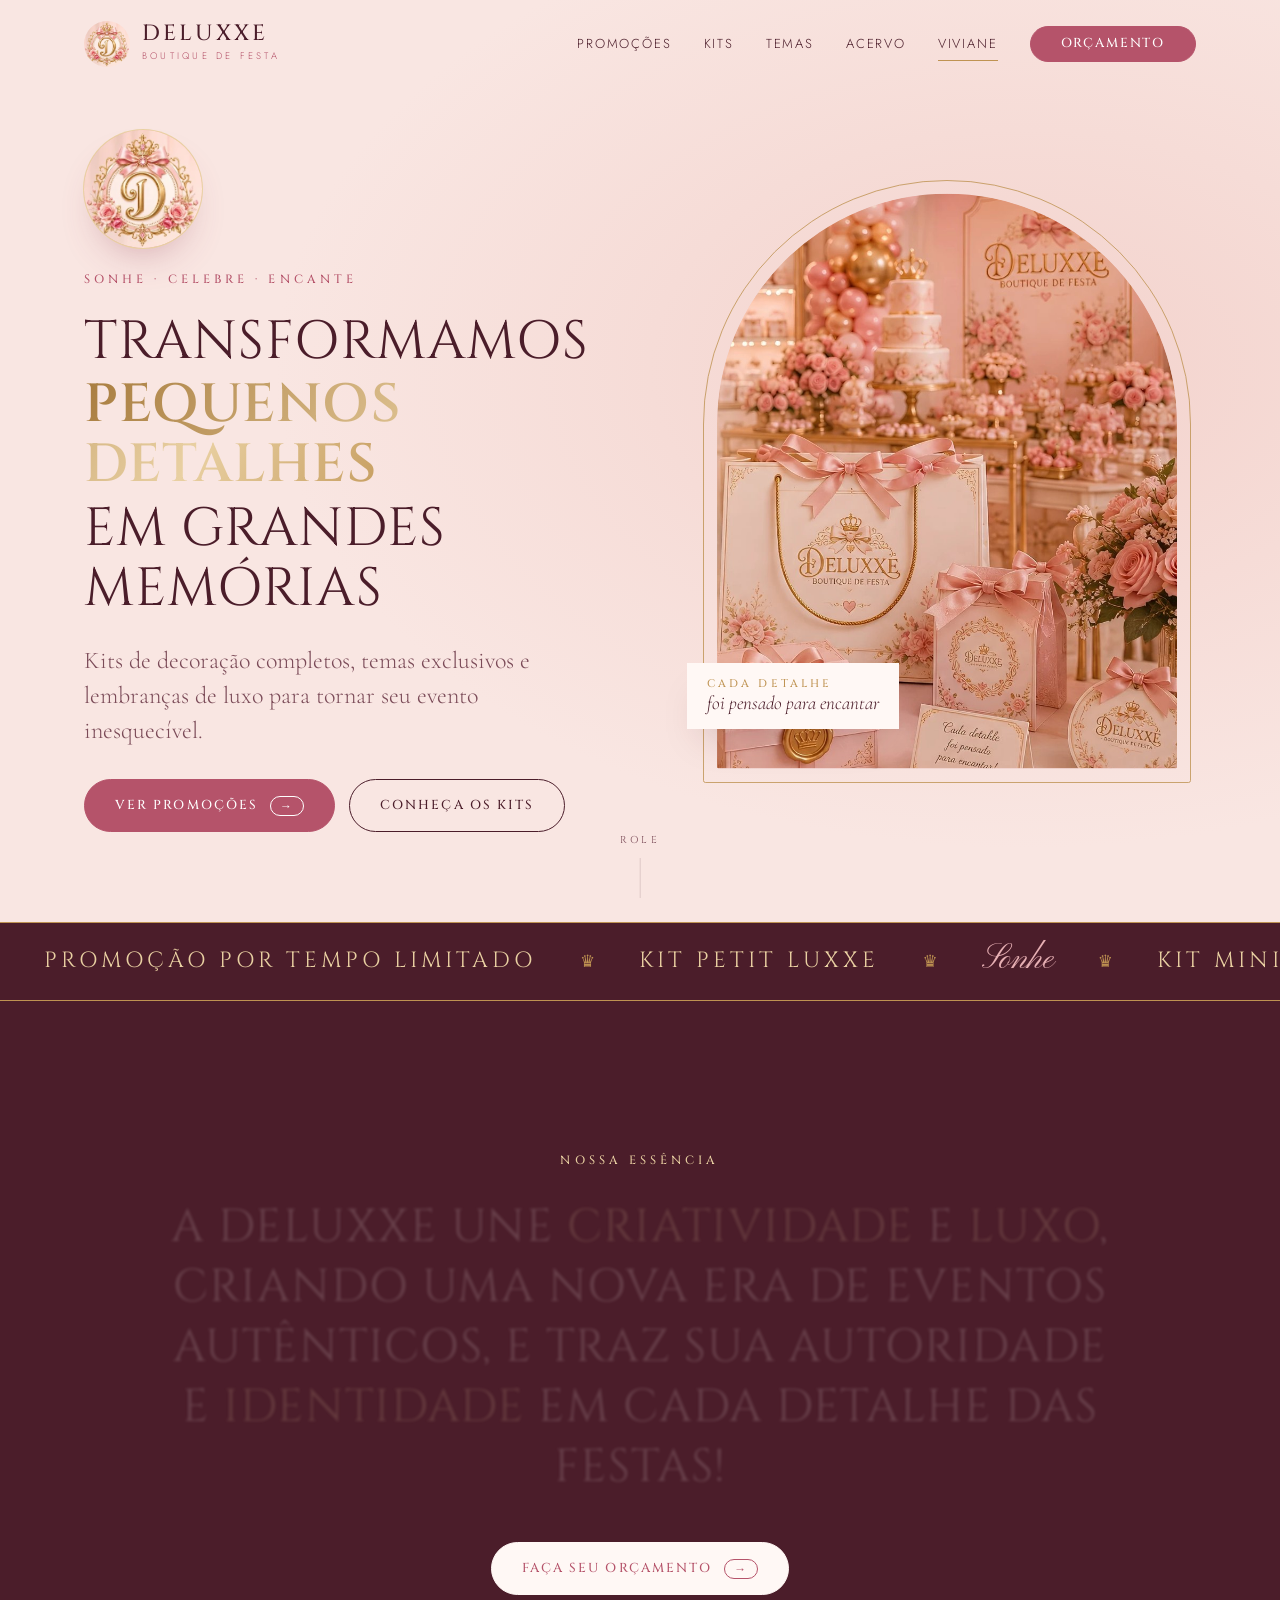
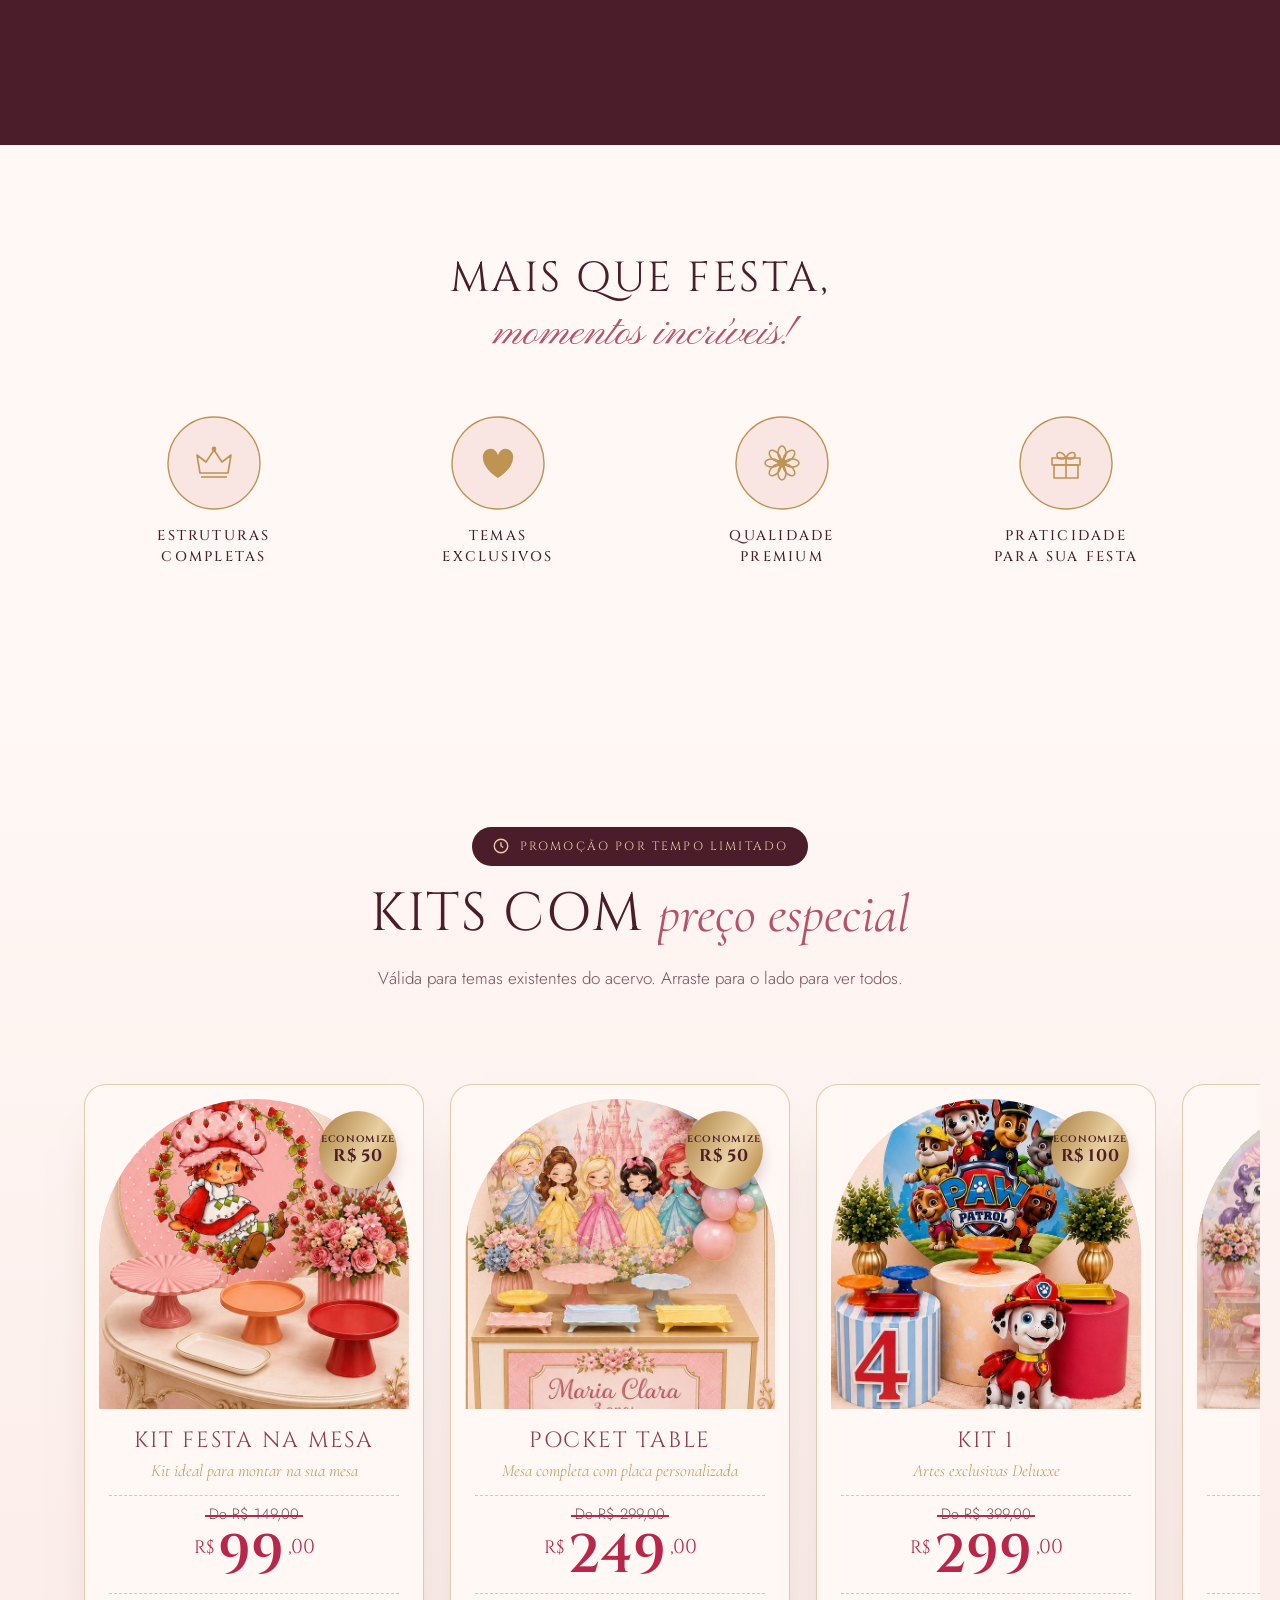
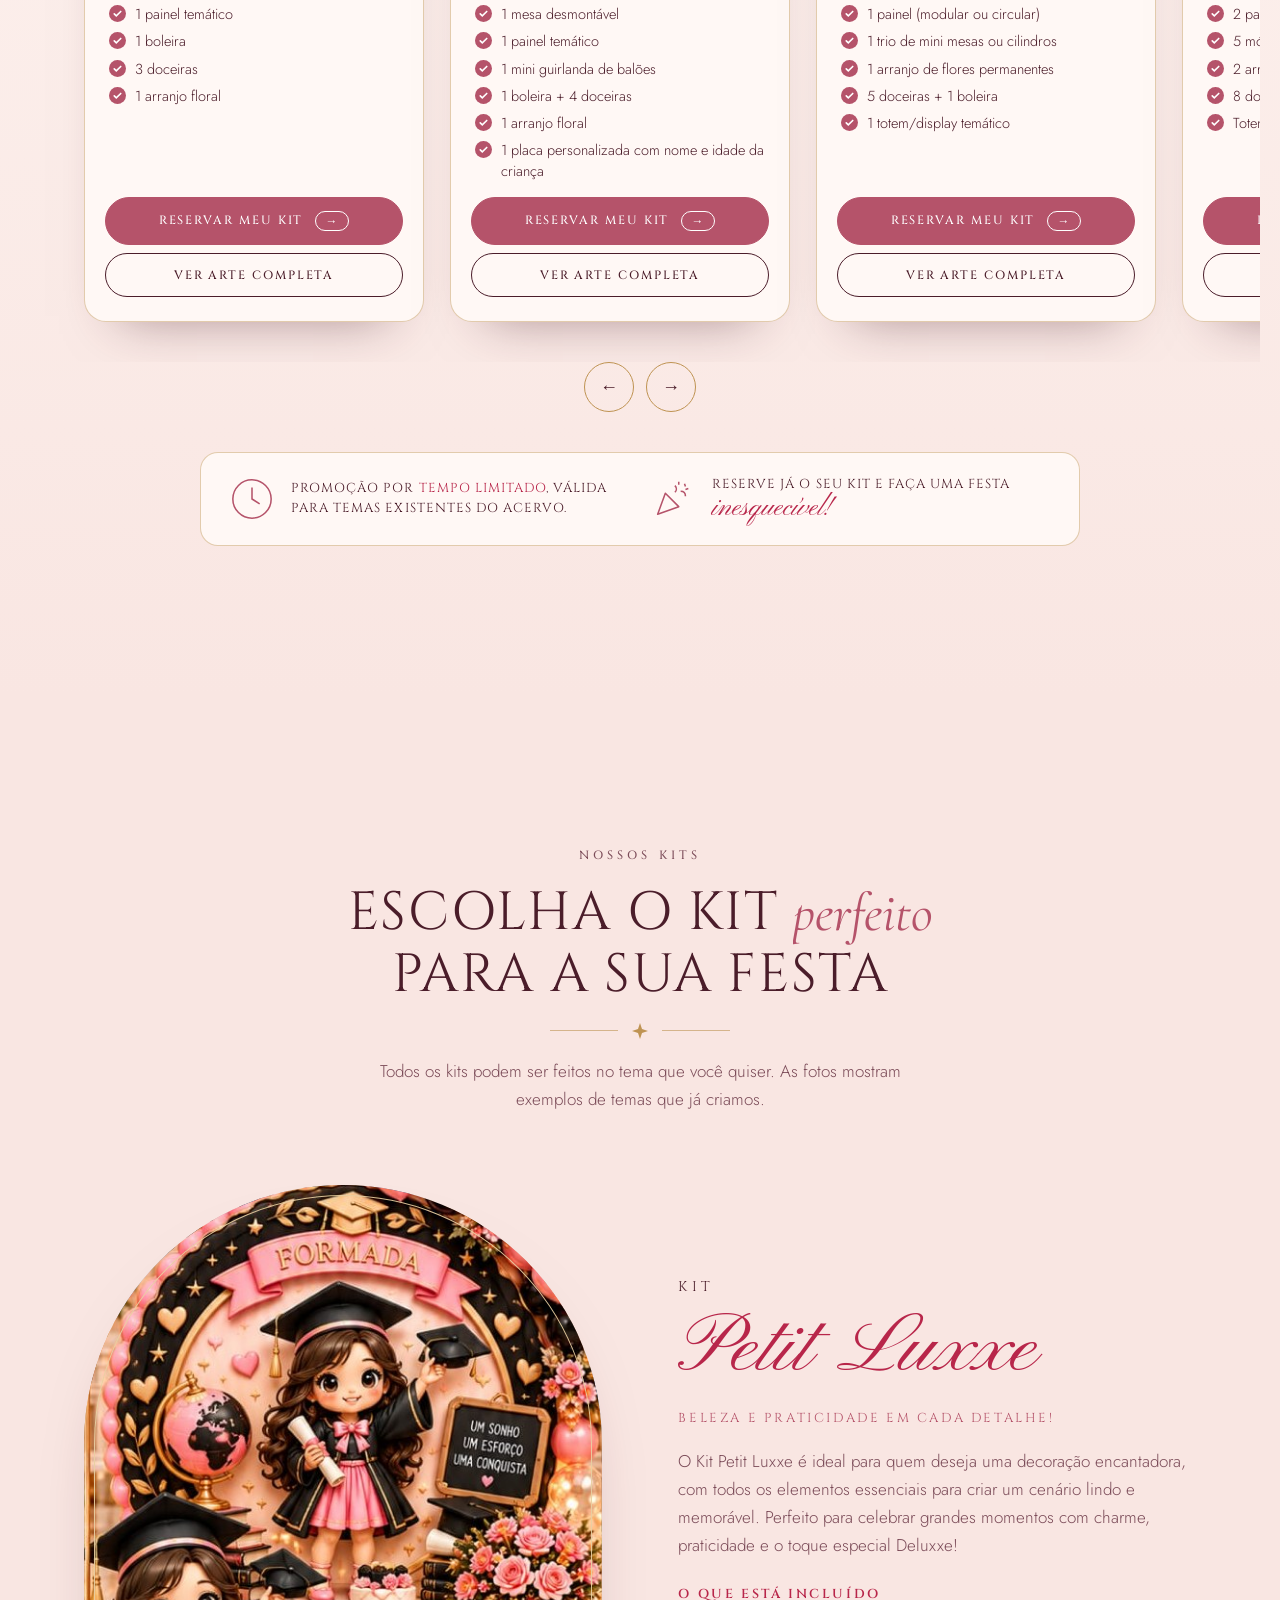
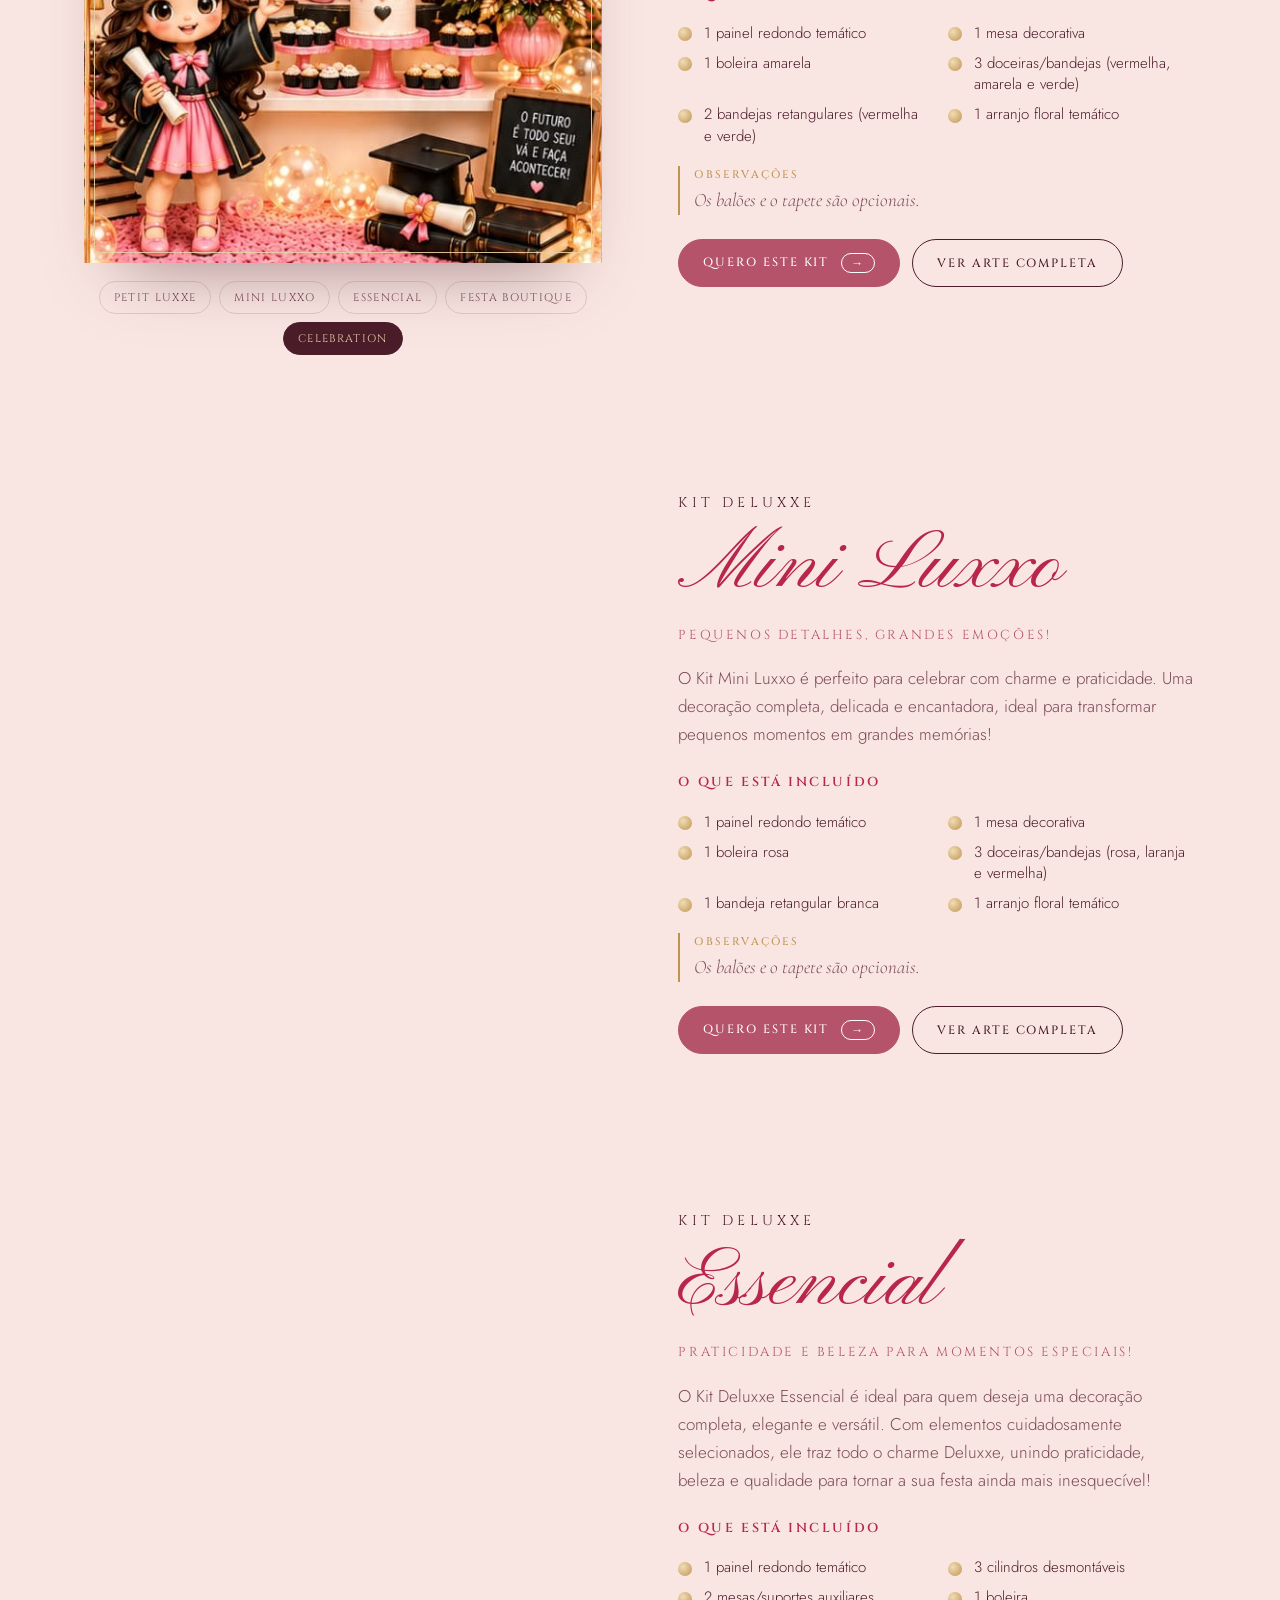
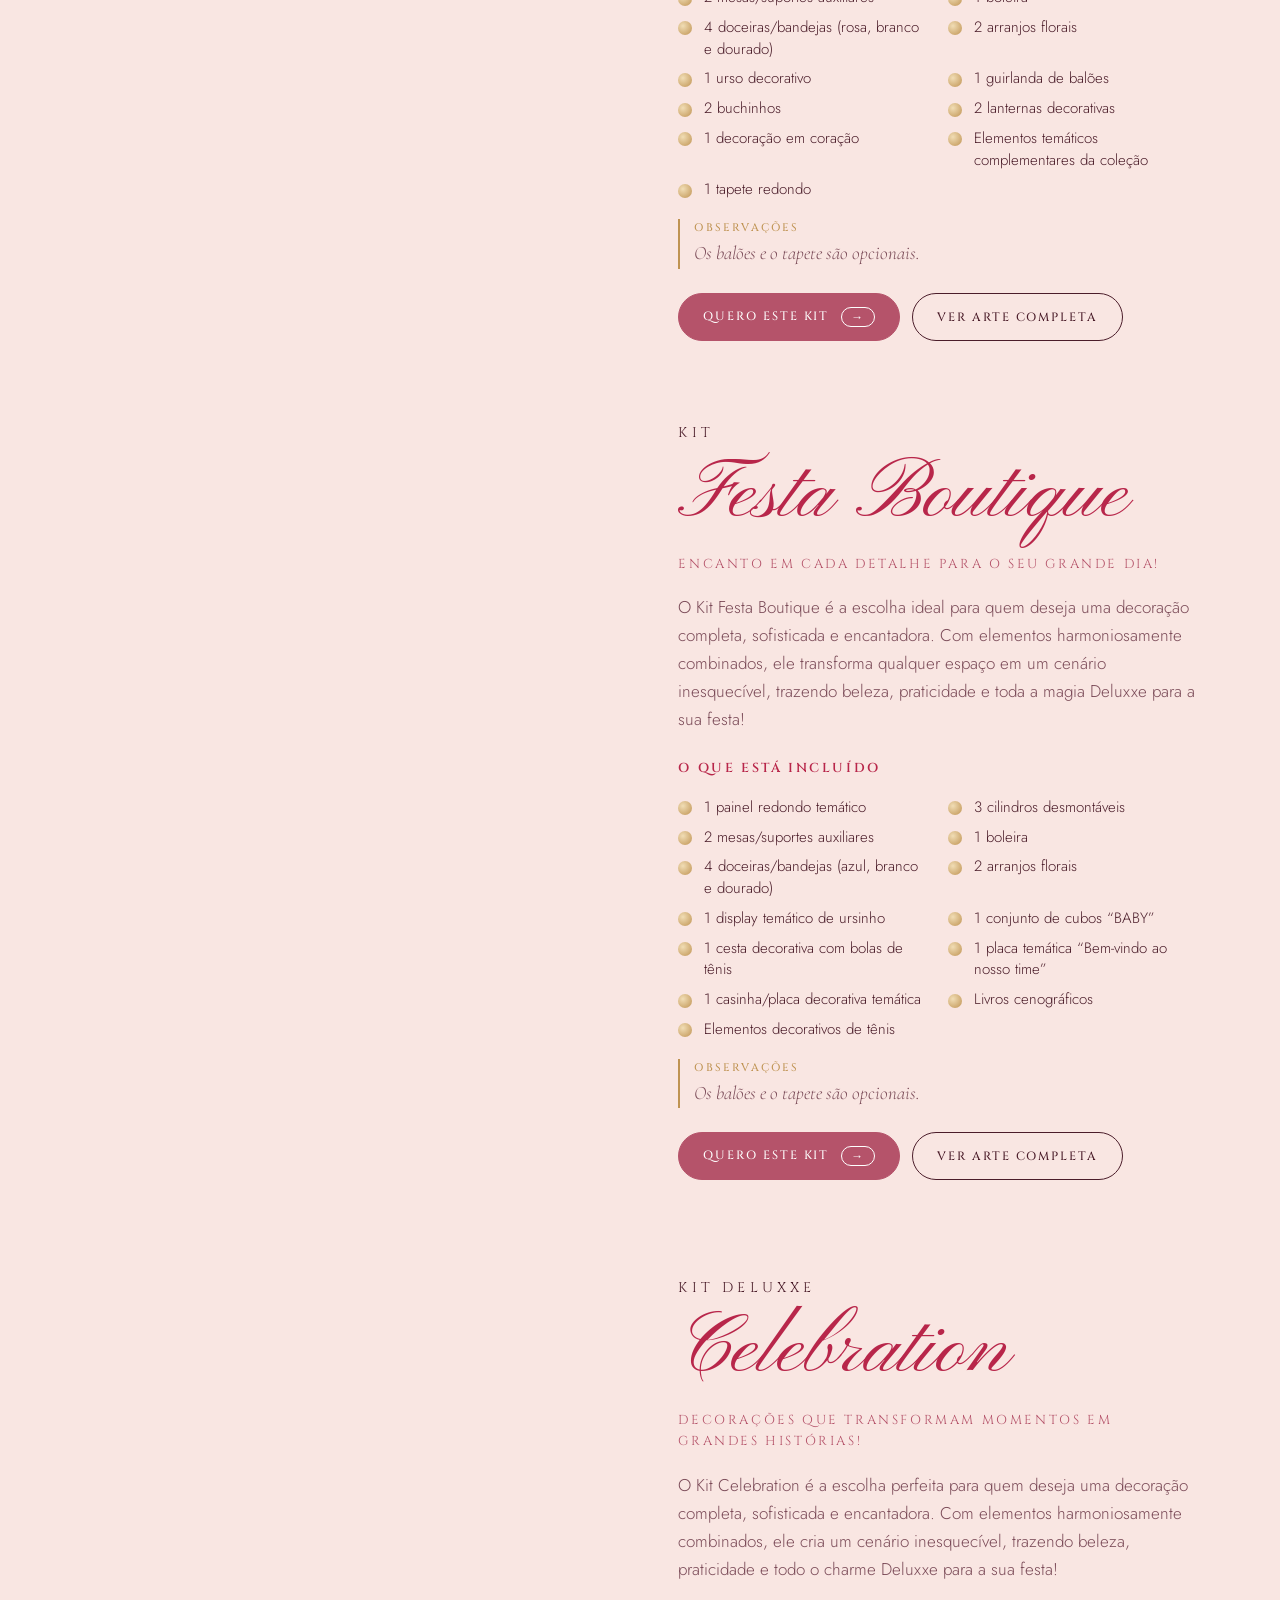
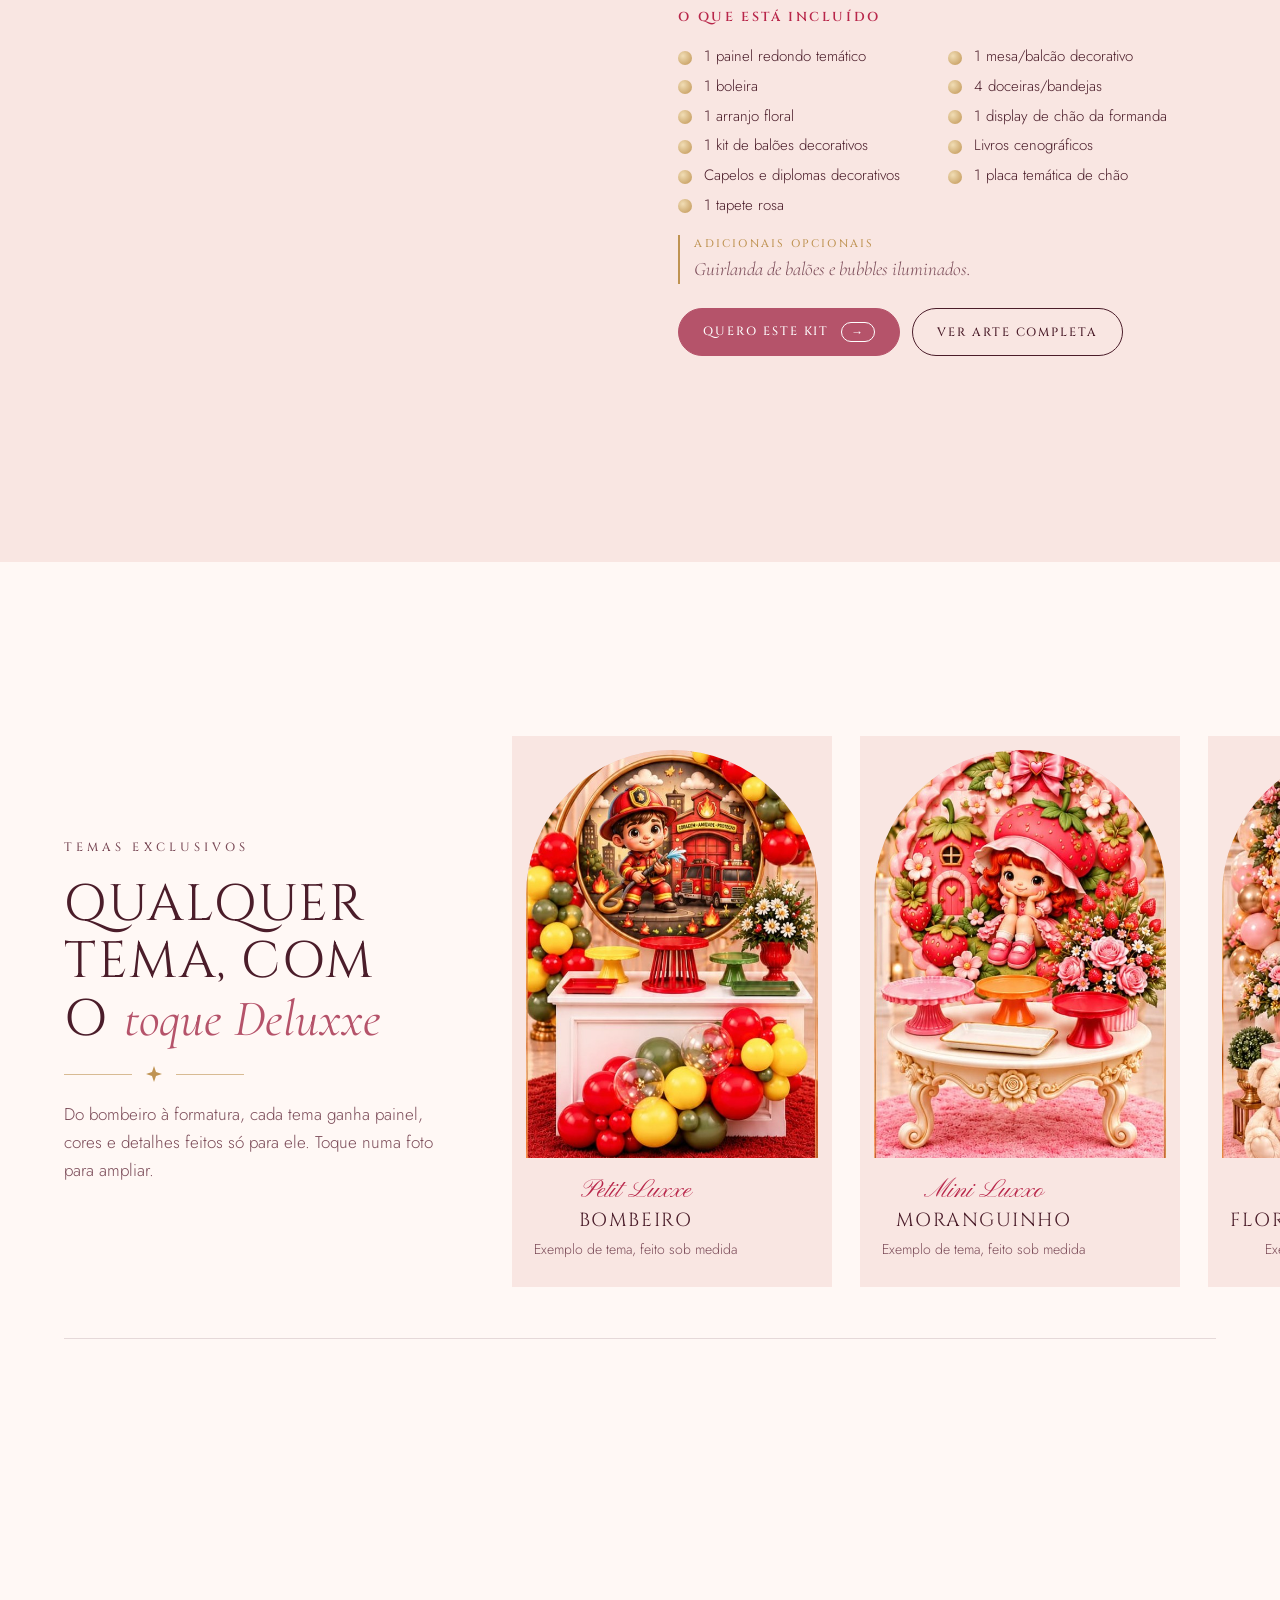
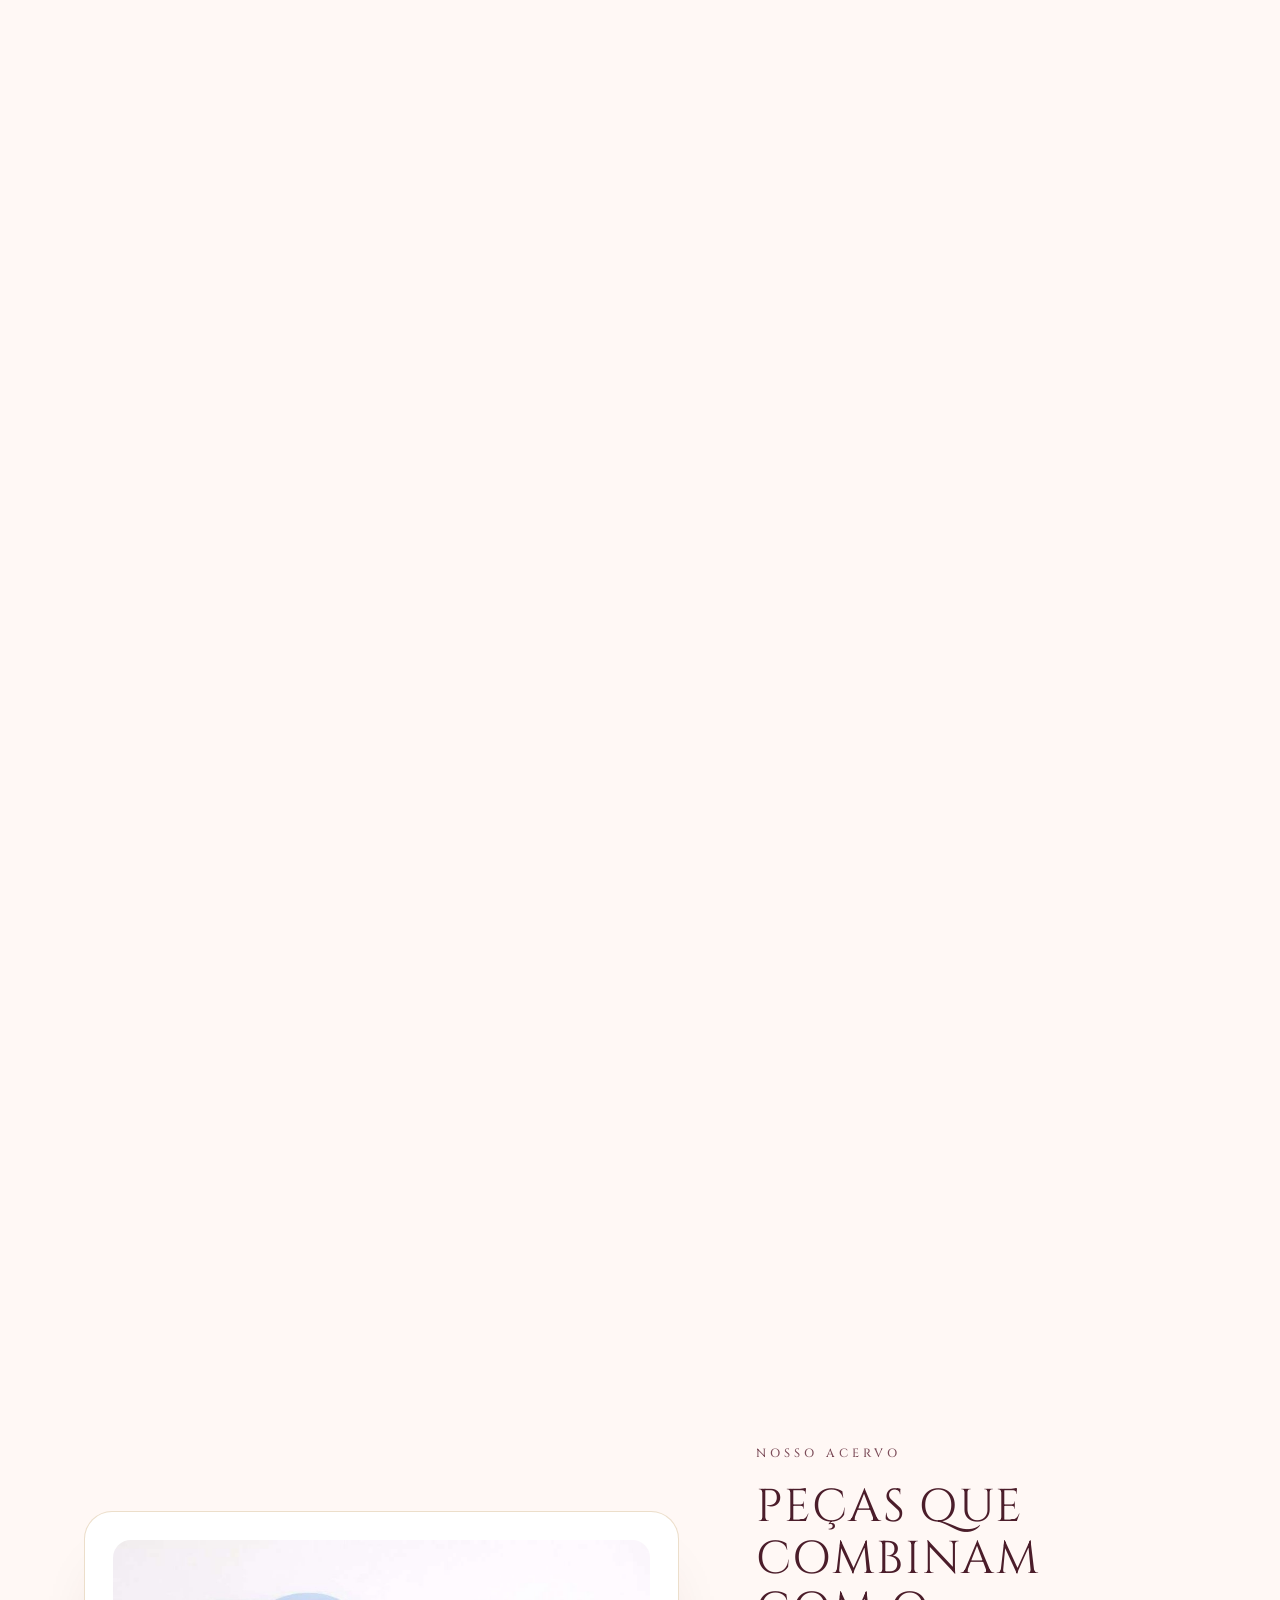
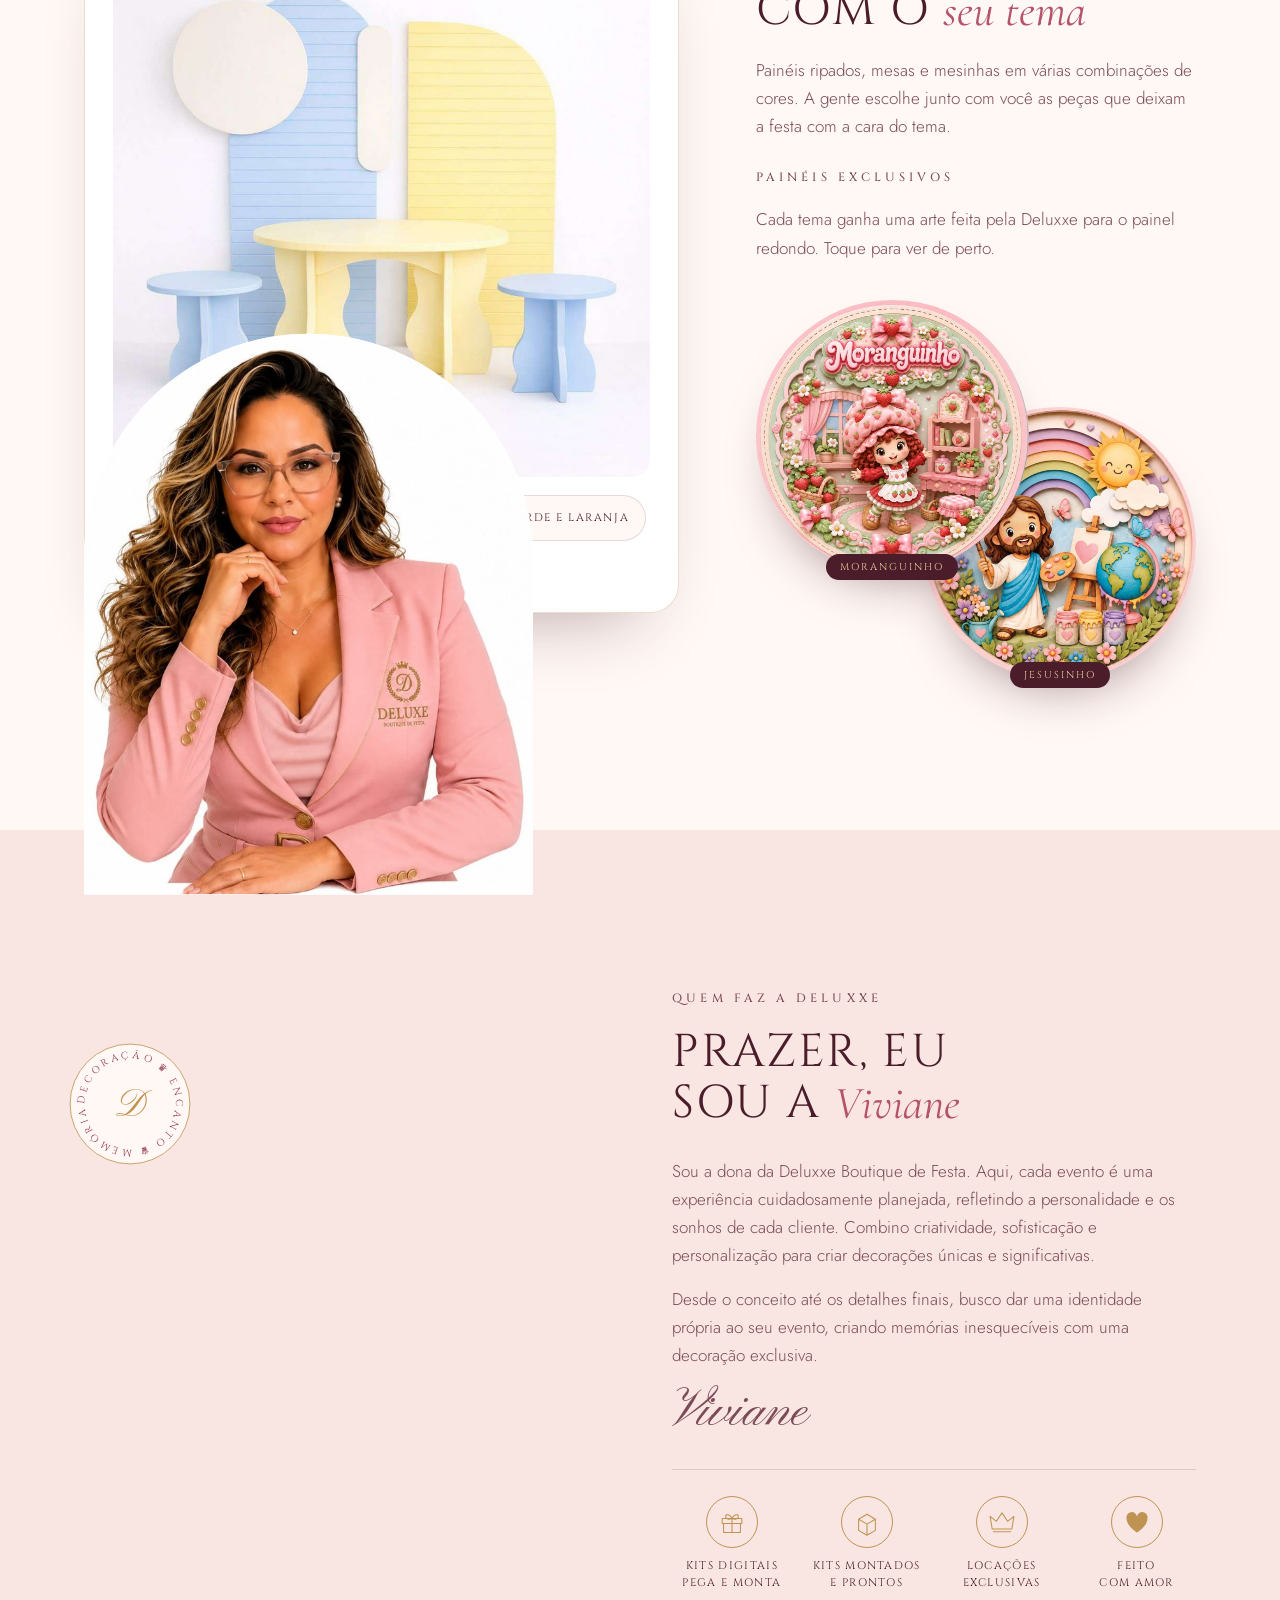
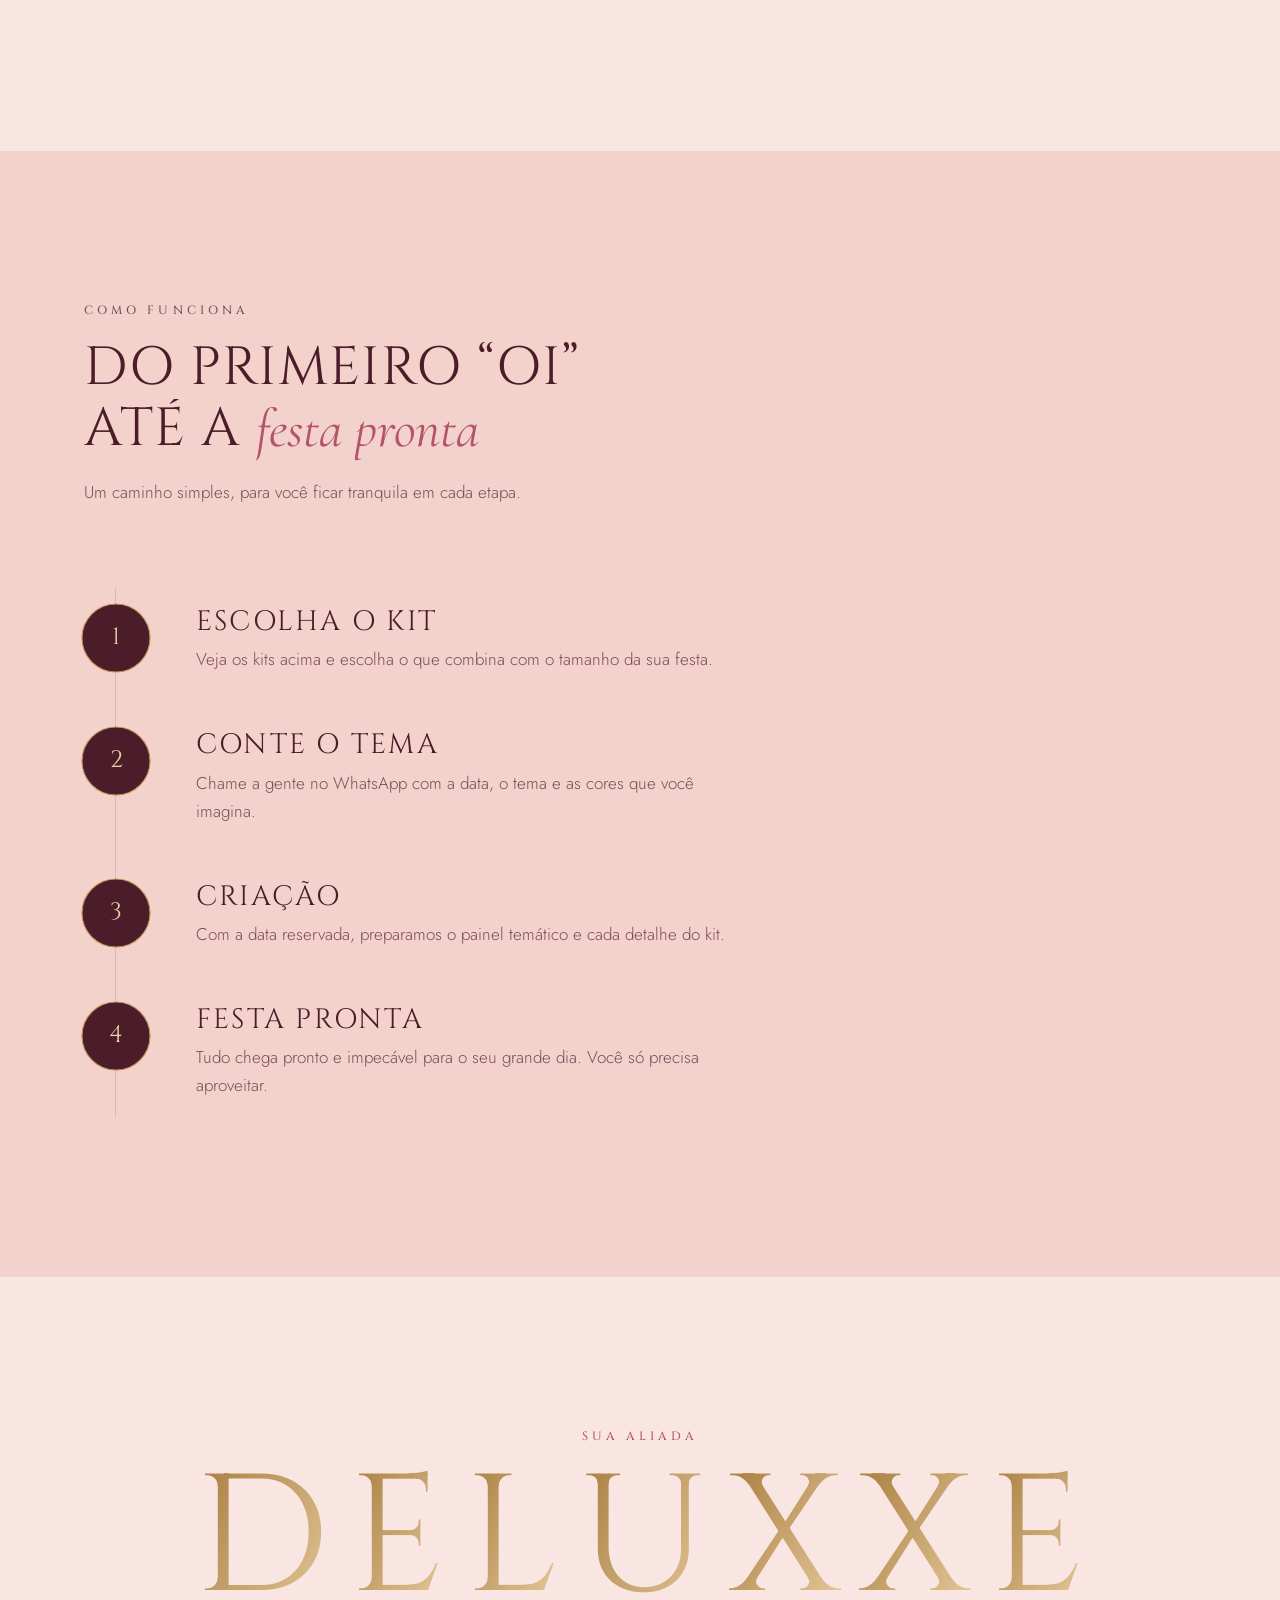
<file: index.html>
<!DOCTYPE html>
<html lang="pt-BR">
<head>
<meta charset="UTF-8">
<meta name="viewport" content="width=device-width, initial-scale=1, viewport-fit=cover">
<title>Deluxxe Boutique de Festa</title>
<meta name="description" content="Deluxxe Boutique de Festa: kits de decoração completos, temas exclusivos e qualidade premium para tornar seu evento inesquecível.">
<link rel="preconnect" href="https://fonts.googleapis.com">
<link rel="preconnect" href="https://fonts.gstatic.com" crossorigin>
<link rel="stylesheet" href="https://fonts.googleapis.com/css2?family=Cinzel:wght@400;500;600&family=Cormorant+Garamond:ital,wght@0,400;0,500;1,400;1,500&family=Jost:wght@300;400;500&family=Pinyon+Script&display=swap">
<style>
:root{
  color-scheme: light;
  --blush:#F9E6E2;
  --petal:#F3D2CC;
  --petal-2:#E7B0B4;
  --rose:#B5536A;
  --rose-deep:#933A51;
  --crimson:#B8264A;
  --wine:#4B1D2A;
  --wine-soft:#7B4B58;
  --gold:#BF9352;
  --gold-light:#E9D0A2;
  --paper:#FFF8F5;
  --line:rgba(75,29,42,.14);
  --display:"Cinzel", "Trajan Pro", "Times New Roman", serif;
  --serif:"Cormorant Garamond", "Garamond", Georgia, serif;
  --body:"Jost", "Avenir Next", "Segoe UI", system-ui, sans-serif;
  --script:"Pinyon Script", "Snell Roundhand", cursive;
  --gutter:clamp(16px, 5vw, 64px);
  --ease:cubic-bezier(.22,.8,.24,1);
  --gold-grad:linear-gradient(120deg,#A87C3E 0%,#E9D0A2 35%,#BF9352 55%,#F1DDB5 75%,#A87C3E 100%);
}
*{box-sizing:border-box}
html{scroll-behavior:smooth}
body{
  margin:0;background:var(--blush);color:var(--wine);
  font-family:var(--body);font-weight:300;font-size:17px;line-height:1.65;
  -webkit-font-smoothing:antialiased;overflow-x:hidden;
}
img{max-width:100%;display:block}
a{color:inherit}
h1,h2,h3{font-family:var(--display);font-weight:400;line-height:1.12;margin:0;text-wrap:balance}
p{margin:0}
:focus-visible{outline:2px solid var(--rose);outline-offset:3px;border-radius:4px}
.wrap{max-width:1240px;margin-inline:auto;padding-inline:var(--gutter)}
.eyebrow{font-family:var(--display);font-size:12px;letter-spacing:.34em;text-transform:uppercase;font-weight:500;color:var(--rose)}
em.gold,.gold-text{font-style:normal;background:var(--gold-grad);background-size:200% 100%;-webkit-background-clip:text;background-clip:text;color:transparent;animation:shine 6s linear infinite}
@keyframes shine{to{background-position:-200% 0}}
.it{font-family:var(--serif);font-style:italic;text-transform:none;letter-spacing:0;color:var(--rose)}
.divider{display:flex;align-items:center;gap:14px;color:var(--gold);width:180px}
.divider::before,.divider::after{content:"";flex:1;height:1px;background:currentColor;opacity:.6}
.divider svg{width:16px;height:16px}

/* carregando */
.preloader{display:none}
.anim .preloader{position:fixed;inset:0;z-index:100;background:var(--blush);display:grid;place-items:center;transition:opacity .8s var(--ease),visibility .8s}
.preloader.done{opacity:0;visibility:hidden}
.pre-inner{display:grid;justify-items:center;gap:18px}
.pre-crest{position:relative;width:130px;height:130px}
.pre-crest img{position:absolute;inset:12px;width:106px;height:106px;border-radius:50%;object-fit:cover;mix-blend-mode:multiply;animation:preIn 1s var(--ease) both}
.pre-crest svg{position:absolute;inset:0;width:100%;height:100%;transform:rotate(-90deg)}
.pre-crest circle{fill:none;stroke:var(--gold);stroke-width:1.5;stroke-dasharray:390;stroke-dashoffset:390;animation:draw 1.3s var(--ease) .1s forwards}
.pre-words{font-family:var(--script);font-size:30px;color:var(--rose);animation:preIn 1s var(--ease) .4s both}
@keyframes draw{to{stroke-dashoffset:0}}
@keyframes preIn{from{opacity:0;transform:scale(.85)}to{opacity:1;transform:none}}

/* brilho que segue o mouse */
#trail{position:fixed;inset:0;width:100%;height:100%;pointer-events:none;z-index:90}

/* barra de progresso */
.progress{position:fixed;inset:0 0 auto 0;height:3px;z-index:60;background:var(--gold-grad);transform-origin:0 50%;transform:scaleX(0)}

/* topo */
.header{position:fixed;top:0;left:0;right:0;z-index:50;padding-top:env(safe-area-inset-top,0px);transition:background .4s,box-shadow .4s,transform .5s var(--ease)}
.header .wrap{display:flex;align-items:center;justify-content:space-between;height:88px;transition:height .4s var(--ease)}
.header.scrolled{background:rgba(249,230,226,.85);backdrop-filter:blur(14px);-webkit-backdrop-filter:blur(14px);box-shadow:0 1px 0 var(--line)}
.header.scrolled .wrap{height:66px}
.header.hidden{transform:translateY(-100%)}
.logo{display:flex;align-items:center;gap:12px;text-decoration:none}
.logo img{width:46px;height:46px;border-radius:50%;object-fit:cover;mix-blend-mode:multiply;transition:width .4s var(--ease),height .4s var(--ease),transform .8s var(--ease)}
.logo:hover img{transform:rotate(360deg)}
.header.scrolled .logo img{width:38px;height:38px}
.logo b{font-family:var(--display);font-weight:500;font-size:22px;letter-spacing:.14em;display:block;line-height:1}
.logo small{display:block;font-size:9.5px;letter-spacing:.34em;text-transform:uppercase;color:var(--rose);margin-top:4px}
.nav{display:flex;gap:32px;align-items:center}
.nav a{text-decoration:none;font-size:13px;letter-spacing:.14em;text-transform:uppercase;position:relative;padding-block:6px}
.nav a:not(.btn)::after{content:"";position:absolute;left:0;right:0;bottom:0;height:1px;background:var(--gold);transform:scaleX(0);transform-origin:right;transition:transform .45s var(--ease)}
.nav a:not(.btn):hover::after,.nav a.current::after{transform:scaleX(1);transform-origin:left}
.menu-btn{display:none;background:none;border:0;width:44px;height:44px;cursor:pointer;position:relative;color:var(--wine)}
.menu-btn span{position:absolute;left:10px;right:10px;height:1.5px;background:currentColor;transition:transform .4s var(--ease),opacity .3s}
.menu-btn span:nth-child(1){top:16px}.menu-btn span:nth-child(2){top:22px}.menu-btn span:nth-child(3){top:28px}
.menu-open .menu-btn span:nth-child(1){transform:translateY(6px) rotate(45deg)}
.menu-open .menu-btn span:nth-child(2){opacity:0}
.menu-open .menu-btn span:nth-child(3){transform:translateY(-6px) rotate(-45deg)}

.btn{display:inline-flex;align-items:center;gap:12px;padding:15px 30px;border-radius:999px;border:1px solid var(--rose);background:var(--rose);color:#fff;text-decoration:none;font-family:var(--display);font-size:13px;font-weight:500;letter-spacing:.16em;text-transform:uppercase;cursor:pointer;position:relative;overflow:hidden;isolation:isolate;transition:color .45s var(--ease),border-color .45s,transform .35s var(--ease)}
.btn::before{content:"";position:absolute;inset:0;background:var(--wine);z-index:-1;transform:translateY(101%);border-radius:inherit;transition:transform .5s var(--ease)}
.btn::after{content:"";position:absolute;top:0;bottom:0;width:40%;left:-60%;background:linear-gradient(100deg,transparent,rgba(255,255,255,.45),transparent);transform:skewX(-20deg);animation:sheen 4.5s ease-in-out infinite}
@keyframes sheen{0%,70%{left:-60%}100%{left:130%}}
.btn:hover::before{transform:translateY(0)}
.btn:hover{border-color:var(--wine)}
.btn.ghost{background:transparent;color:var(--wine);border-color:var(--wine)}
.btn.ghost::after{display:none}
.btn.ghost:hover{color:#fff}
.btn .arrow{display:inline-grid;place-items:center;width:34px;height:20px;border:1px solid currentColor;border-radius:999px;font-size:12px;transition:transform .45s var(--ease)}
.btn:hover .arrow{transform:translateX(4px)}

/* hero */
.hero{position:relative;padding-block:130px 90px;overflow:hidden;background:radial-gradient(90% 80% at 80% 40%,var(--petal) 0%,var(--blush) 65%)}
#fx{position:absolute;inset:0;width:100%;height:100%;pointer-events:none;z-index:3}
.hero-grid{position:relative;display:grid;grid-template-columns:1.05fr .95fr;gap:clamp(30px,5vw,80px);align-items:center}
.hero-copy{position:relative;z-index:4;display:grid;justify-items:start;gap:22px}
.crest{width:118px;height:118px;border-radius:50%;overflow:hidden;box-shadow:0 0 0 1px var(--gold-light),0 20px 40px -20px rgba(147,58,81,.45);animation:float 6s ease-in-out infinite}
@keyframes float{50%{translate:0 -8px}}
.crest img{width:100%;height:100%;object-fit:cover;mix-blend-mode:multiply}
.hero h1{font-size:clamp(30px,4.2vw,58px);letter-spacing:.02em;text-transform:uppercase}
.hero h1 .line{display:block;overflow:hidden;padding-bottom:.06em}
.hero h1 .line > span{display:inline-block}
.hero h1 .big{font-weight:600}
.hero p.lead{font-family:var(--serif);font-size:clamp(20px,1.9vw,24px);line-height:1.45;max-width:470px;color:var(--wine-soft)}
.hero-actions{display:flex;flex-wrap:wrap;gap:14px;margin-top:8px}
.arch-wrap{position:relative;z-index:2;justify-self:center;width:min(460px,100%)}
.arch{position:relative;aspect-ratio:4/5;border-radius:999px 999px 6px 6px;overflow:hidden;background:linear-gradient(160deg,var(--petal),var(--petal-2))}
.arch img{width:100%;height:100%;object-fit:cover;transform:scale(1.12);transition:transform 2.2s var(--ease)}
.arch-line{position:absolute;inset:-14px;border:1px solid var(--gold);border-radius:999px 999px 10px 10px;pointer-events:none;opacity:.8}
.arch-tag{position:absolute;left:-30px;bottom:40px;z-index:4;background:var(--paper);padding:14px 20px;box-shadow:0 20px 40px -20px rgba(75,29,42,.35);font-family:var(--serif);font-style:italic;font-size:19px;line-height:1.25;color:var(--wine)}
.arch-tag b{display:block;font-family:var(--display);font-style:normal;font-weight:500;font-size:11px;letter-spacing:.28em;text-transform:uppercase;color:var(--gold)}
.scroll-hint{position:absolute;left:50%;bottom:24px;transform:translateX(-50%);z-index:4;display:flex;flex-direction:column;align-items:center;gap:10px;font-family:var(--display);font-size:10px;letter-spacing:.34em;text-transform:uppercase;color:var(--wine-soft)}
.scroll-hint i{width:1px;height:40px;background:var(--line);position:relative;overflow:hidden}
.scroll-hint i::after{content:"";position:absolute;left:0;top:-50%;width:1px;height:50%;background:var(--gold);animation:drip 2s var(--ease) infinite}
@keyframes drip{to{top:100%}}

/* abertura */
.anim .hero h1 .line > span{transform:translateY(110%);transition:transform 1.2s var(--ease)}
.anim .hero .fade-in{opacity:0;transform:translateY(18px);transition:opacity 1s var(--ease),transform 1s var(--ease)}
.anim .crest{transform:scale(.6) rotate(-25deg);opacity:0;transition:transform 1.4s var(--ease),opacity 1s}
.anim .arch{clip-path:inset(100% 0 0 0 round 999px 999px 6px 6px);transition:clip-path 1.6s var(--ease) .2s}
.anim .arch-line{opacity:0;transform:scale(.96);transition:opacity 1.2s .9s,transform 1.4s var(--ease) .9s}
.anim.loaded .hero h1 .line > span{transform:none}
.anim.loaded .hero .fade-in{opacity:1;transform:none}
.anim.loaded .crest{transform:none;opacity:1}
.anim.loaded .arch{clip-path:inset(0 0 0 0 round 999px 999px 6px 6px)}
.anim.loaded .arch img{transform:scale(1)}
.anim.loaded .arch-line{opacity:.8;transform:none}
.anim.loaded .hero h1 .line:nth-child(2) > span{transition-delay:.12s}
.anim.loaded .hero h1 .line:nth-child(3) > span{transition-delay:.24s}
.anim.loaded .hero .fade-in.d1{transition-delay:.3s}
.anim.loaded .hero .fade-in.d2{transition-delay:.55s}
.anim.loaded .hero .fade-in.d3{transition-delay:.7s}
.anim.loaded .hero .fade-in.d4{transition-delay:1.2s}

/* faixa corrida (inclina com a velocidade da rolagem) */
.marquee{background:var(--wine);color:var(--gold-light);overflow:hidden;padding-block:20px;white-space:nowrap;border-block:1px solid var(--gold)}
.marquee-skew{transition:transform .5s var(--ease)}
.marquee-track{display:inline-flex;gap:44px;animation:marquee 40s linear infinite;padding-left:44px}
.marquee span{font-family:var(--display);font-size:clamp(16px,1.8vw,22px);letter-spacing:.18em;text-transform:uppercase}
.marquee span.sc{font-family:var(--script);text-transform:none;letter-spacing:0;font-size:clamp(26px,2.8vw,34px);color:var(--petal-2);line-height:1}
.marquee b{color:var(--gold);font-weight:400;align-self:center}
@keyframes marquee{to{transform:translateX(-50%)}}

/* seções */
section{position:relative}
main,footer{overflow-x:clip}
.section{padding-block:clamp(90px,12vw,150px)}
.section-head{display:grid;gap:18px;margin-bottom:clamp(44px,6vw,72px);max-width:760px}
.section-head.center{margin-inline:auto;text-align:center;justify-items:center}
.section-head h2{font-size:clamp(30px,4.2vw,54px);letter-spacing:.03em;text-transform:uppercase}
.section-head p{color:var(--wine-soft);max-width:580px}

/* aparecer ao rolar */
.anim [data-reveal]{opacity:0;transform:translateY(40px);transition:opacity 1.1s var(--ease),transform 1.1s var(--ease);transition-delay:var(--d,0s)}
.anim [data-reveal="left"]{transform:translateX(-50px)}
.anim [data-reveal="right"]{transform:translateX(50px)}
.anim [data-reveal="zoom"]{transform:scale(.92)}
.anim [data-reveal].in{opacity:1;transform:none}
.anim .mask > img{clip-path:inset(100% 0 0 0);transition:clip-path 1.4s var(--ease),transform 1.2s var(--ease)}
.anim .mask.in > img{clip-path:inset(0 0 0 0)}
.anim .mask:not(.in){background:transparent}
/* títulos que sobem palavra por palavra */
.anim [data-split] .sw{display:inline-block;overflow:hidden;vertical-align:top;padding-bottom:.08em;margin-bottom:-.08em}
.anim [data-split] .sw > span{display:inline-block;transform:translateY(110%) rotate(4deg);transform-origin:left bottom;transition:transform 1s var(--ease);transition-delay:calc(var(--i) * 70ms)}
.anim [data-split].in .sw > span{transform:none}

/* espaço de foto */
.photo{position:relative;overflow:hidden;background:linear-gradient(150deg,var(--petal) 0%,var(--petal-2) 100%)}
.photo img{width:100%;height:100%;object-fit:cover;position:relative;z-index:1;transition:transform 1.2s var(--ease)}
.photo .ph{position:absolute;inset:0;display:grid;place-items:center;text-align:center;color:var(--wine);padding:20px}
.photo .ph small{display:block;font-family:var(--display);font-size:10px;letter-spacing:.28em;text-transform:uppercase;opacity:.6}

/* manifesto */
.manifesto{background:var(--wine);color:var(--paper);overflow:hidden;text-align:center}
.manifesto .wrap{position:relative;z-index:2;max-width:1100px}
.manifesto .eyebrow{color:var(--gold-light)}
.manifesto-text{font-family:var(--display);text-transform:uppercase;font-size:clamp(24px,3.6vw,48px);line-height:1.3;letter-spacing:.02em;margin-block:28px 44px}
.manifesto-text .w{transition:opacity .4s,color .4s,filter .4s}
.anim .manifesto-text .w{opacity:.16;filter:blur(1.5px)}
.anim .manifesto-text .w.on{opacity:1;filter:none}
.manifesto-text .w.hl{color:var(--gold-light)}
.manifesto .btn{background:var(--paper);color:var(--rose);border-color:var(--paper)}
.manifesto .btn:hover{color:#fff;border-color:var(--rose)}
.manifesto .btn::before{background:var(--rose)}
.petals{position:absolute;inset:0;pointer-events:none;z-index:1}
.petal{position:absolute;top:-40px;width:18px;height:22px;background:radial-gradient(circle at 30% 30%,#F9D6DC,#E39AAA);border-radius:80% 0 80% 0;opacity:.55;animation:fall linear infinite}
@keyframes fall{
  0%{transform:translate3d(0,-40px,0) rotate(0deg)}
  50%{transform:translate3d(60px,50vh,0) rotate(180deg)}
  100%{transform:translate3d(-20px,110vh,0) rotate(360deg)}
}

/* diferenciais */
.features{background:var(--paper);padding-block:clamp(70px,9vw,110px);text-align:center}
.features h2{font-size:clamp(26px,3.4vw,42px);text-transform:uppercase;letter-spacing:.06em}
.features .sub{font-family:var(--script);font-size:clamp(30px,3.4vw,44px);color:var(--rose);margin-top:6px;line-height:1.2}
.feat-grid{display:grid;grid-template-columns:repeat(4,1fr);gap:24px;margin-top:54px}
.feat{display:grid;justify-items:center;gap:14px}
.feat-ico{position:relative;width:96px;height:96px;display:grid;place-items:center;color:var(--gold)}
.feat-ico svg.ring{position:absolute;inset:0;width:100%;height:100%;transform:rotate(-90deg)}
.feat-ico svg.ring circle{fill:var(--blush);stroke:var(--gold);stroke-width:1.4;stroke-dasharray:290;stroke-dashoffset:290;transition:stroke-dashoffset 1.6s var(--ease);transition-delay:var(--d,0s)}
.feat.in .feat-ico svg.ring circle,html:not(.anim) .feat-ico svg.ring circle{stroke-dashoffset:0}
.feat-ico svg.ico{position:relative;width:40px;height:40px;transition:transform .6s var(--ease)}
.feat:hover .feat-ico svg.ico{transform:scale(1.18) rotate(-8deg)}
.feat strong{font-family:var(--display);font-weight:500;font-size:14px;letter-spacing:.16em;text-transform:uppercase;line-height:1.5}


/* PROMOÇÕES */
.promo{background:linear-gradient(180deg,var(--paper) 0%,var(--blush) 100%);overflow:hidden}
.promo-ribbon{display:inline-flex;align-items:center;gap:10px;background:var(--wine);color:var(--gold-light);padding:10px 20px;border-radius:999px;font-family:var(--display);font-size:12px;letter-spacing:.18em;text-transform:uppercase}
.promo-ribbon svg{width:18px;height:18px;animation:tick 2s steps(8) infinite}
@keyframes tick{to{transform:rotate(360deg)}}
.promo-rail{display:flex;gap:26px;overflow-x:auto;scroll-snap-type:x mandatory;padding:20px var(--gutter) 40px;margin-inline:calc(var(--gutter) * -1);scrollbar-width:none;cursor:grab}
.promo-rail::-webkit-scrollbar{display:none}
.promo-rail.drag{cursor:grabbing;scroll-snap-type:none}
.pcard{flex:0 0 min(340px,84vw);scroll-snap-align:center;background:var(--paper);border:1px solid rgba(191,147,82,.45);border-radius:22px;padding:14px 14px 24px;display:flex;flex-direction:column;position:relative;box-shadow:0 30px 50px -36px rgba(75,29,42,.5);transition:transform .5s var(--ease),box-shadow .5s var(--ease)}
.pcard:hover{transform:translateY(-8px);box-shadow:0 40px 60px -30px rgba(191,147,82,.6)}
.pcard .photo{aspect-ratio:1/1;border-radius:999px 999px 12px 12px}
.pcard:hover .photo img{transform:scale(1.06)}
.p-off{position:absolute;top:26px;right:26px;z-index:3;width:78px;height:78px;border-radius:50%;background:var(--gold-grad);background-size:200% 100%;animation:shine 5s linear infinite,bob 3s ease-in-out infinite;color:var(--wine);display:grid;place-items:center;text-align:center;font-family:var(--display);font-weight:600;font-size:11px;line-height:1.15;letter-spacing:.06em;box-shadow:0 10px 20px -8px rgba(75,29,42,.5)}
.p-off b{display:block;font-size:17px}
@keyframes bob{50%{transform:translateY(-5px) rotate(-6deg)}}
.p-body{padding:20px 10px 0;display:grid;gap:10px;text-align:center;flex:1;align-content:start}
.p-body h3{font-size:22px;letter-spacing:.08em;text-transform:uppercase;color:var(--rose-deep)}
.p-hint{font-family:var(--serif);font-style:italic;font-size:17px;color:var(--gold);margin-top:-6px}
.p-price{display:grid;justify-items:center;gap:2px;padding-block:6px 10px;border-block:1px dashed rgba(191,147,82,.5)}
.p-old{position:relative;font-size:15px;color:var(--wine-soft)}
.p-old::after{content:"";position:absolute;left:-4px;right:-4px;top:52%;height:1.5px;background:var(--crimson);transform-origin:left;transform:scaleX(1)}
.anim .pcard .p-old::after{transform:scaleX(0);transition:transform .7s var(--ease) .3s}
.anim .pcard.in .p-old::after{transform:scaleX(1)}
.p-now{font-family:var(--display);color:var(--crimson);line-height:1;display:flex;align-items:flex-start;gap:4px}
.p-now small{font-size:18px;margin-top:10px}
.p-now strong{font-weight:600;font-size:54px;font-variant-numeric:tabular-nums}
.p-now span{font-size:20px;margin-top:8px}
.p-list{list-style:none;margin:0;padding:0;display:grid;gap:7px;text-align:left}
.p-list li{position:relative;padding-left:26px;font-size:14.5px;line-height:1.4}
.p-list li::before{content:"";position:absolute;left:0;top:1px;width:17px;height:17px;border-radius:50%;background:var(--rose) url("data:image/svg+xml,%3Csvg xmlns='http://www.w3.org/2000/svg' viewBox='0 0 16 16'%3E%3Cpath d='M4 8.5l2.5 2.5L12 5.5' fill='none' stroke='white' stroke-width='2' stroke-linecap='round'/%3E%3C/svg%3E") center/13px no-repeat}
.p-list li.opt{color:var(--rose);font-size:13px;font-style:italic;padding-left:0}
.p-list li.opt::before{display:none}
.p-actions{display:grid;gap:8px;margin-top:16px;padding-inline:6px}
.p-actions .btn{justify-content:center;padding:13px 18px;font-size:12px}
.promo-nav{display:flex;justify-content:center;gap:12px}
.promo-nav button{width:50px;height:50px;border-radius:50%;border:1px solid var(--gold);background:transparent;color:var(--wine);font-size:18px;cursor:pointer;transition:background .3s,color .3s,transform .3s var(--ease)}
.promo-nav button:hover{background:var(--wine);color:var(--gold-light);transform:scale(1.08)}
.promo-foot{display:grid;grid-template-columns:1fr 1fr;gap:20px;max-width:880px;margin:40px auto 0;background:var(--paper);border:1px solid rgba(191,147,82,.45);border-radius:18px;padding:22px 28px}
.promo-foot div{display:flex;align-items:center;gap:16px;font-family:var(--display);font-size:13px;letter-spacing:.08em;text-transform:uppercase;line-height:1.5}
.promo-foot svg{flex:0 0 46px;width:46px;height:46px;color:var(--rose)}
.promo-foot em{font-family:var(--script);font-style:normal;text-transform:none;letter-spacing:0;font-size:28px;color:var(--crimson);display:block;line-height:1}
.promo-foot .red{color:var(--crimson)}
@media (max-width:640px){.promo-foot{grid-template-columns:1fr}}


/* ACERVO */
.acervo{background:var(--paper);overflow:hidden}
.acervo-grid{display:grid;grid-template-columns:1.15fr .85fr;gap:clamp(40px,6vw,90px);align-items:center}
.set-card{background:#fff;border-radius:28px;padding:clamp(16px,2.5vw,28px);box-shadow:0 40px 70px -45px rgba(75,29,42,.45);border:1px solid rgba(191,147,82,.3)}
.set-stage{position:relative;aspect-ratio:1/1;overflow:hidden;border-radius:18px}
.set-stage img{position:absolute;inset:0;width:100%;height:100%;object-fit:contain;opacity:0;transform:translateX(40px) scale(.96);transition:opacity .8s var(--ease),transform 1s var(--ease)}
.set-stage img.on{opacity:1;transform:none}
.set-stage img.out{opacity:0;transform:translateX(-40px) scale(.96)}
.swatches{display:flex;flex-wrap:wrap;justify-content:center;gap:12px;margin-top:18px}
.swatches button{display:flex;align-items:center;gap:10px;padding:8px 16px 8px 8px;border-radius:999px;border:1px solid var(--line);background:var(--paper);cursor:pointer;font-family:var(--display);font-size:11px;letter-spacing:.14em;text-transform:uppercase;color:var(--wine);transition:border-color .3s,box-shadow .3s,transform .3s var(--ease)}
.swatches button:hover{transform:translateY(-2px)}
.swatches button.active{border-color:var(--gold);box-shadow:0 0 0 3px rgba(191,147,82,.2)}
.swatches i{width:28px;height:28px;border-radius:50%;background:linear-gradient(135deg,var(--a) 50%,var(--b) 50%);box-shadow:inset 0 0 0 2px #fff,0 0 0 1px var(--line);transition:transform .5s var(--ease)}
.swatches button.active i{transform:rotate(180deg)}
.set-caption{text-align:center;margin-top:12px;font-family:var(--serif);font-style:italic;font-size:19px;color:var(--wine-soft)}
.acervo-text{display:grid;gap:18px}
.acervo-text h2{font-size:clamp(28px,3.6vw,46px);text-transform:uppercase;letter-spacing:.03em}
.acervo-text p{color:var(--wine-soft)}
.panels{position:relative;height:clamp(260px,30vw,380px);margin-top:20px}
.panel{position:absolute;width:62%;aspect-ratio:1;border:0;padding:0;background:none;cursor:zoom-in;border-radius:50%;box-shadow:0 30px 50px -25px rgba(75,29,42,.5);transition:transform .6s var(--ease),z-index 0s}
.panel img{width:100%;height:100%;border-radius:50%;object-fit:cover;animation:spin 60s linear infinite;animation-play-state:paused}
.panel:hover img{animation-play-state:running}
.panel:hover{z-index:3;transform:scale(1.06)}
.panel.p1{left:0;top:0;z-index:2}
.panel.p2{right:0;bottom:0}
.panel span{position:absolute;left:50%;bottom:-8px;transform:translateX(-50%);background:var(--wine);color:var(--gold-light);font-family:var(--display);font-size:10px;letter-spacing:.2em;text-transform:uppercase;padding:6px 14px;border-radius:999px;white-space:nowrap}
.anim .panel{opacity:0;transform:rotate(-140deg) scale(.5);transition:opacity .8s var(--ease),transform 1.4s var(--ease)}
.anim .panel.p2{transform:rotate(140deg) scale(.5);transition-delay:.2s}
.anim .panels.in .panel{opacity:1;transform:none}
.anim .panels.in .panel:hover{transform:scale(1.06)}
@media (max-width:960px){.acervo-grid{grid-template-columns:1fr}.panels{height:min(90vw,420px);max-width:460px;margin-inline:auto;width:100%}}


.about-media .photo.owner{background:#fff}
.about-media .photo.owner img{object-position:50% 12%}
.about-media .photo.small.store{width:40%;aspect-ratio:3/5;border-radius:16px;border:8px solid var(--blush);padding:0;cursor:zoom-in;rotate:4deg;box-shadow:0 30px 40px -24px rgba(75,29,42,.55);transition:rotate .6s var(--ease)}
.about-media .photo.small.store:hover{rotate:0deg}
.about-media .photo.store img{object-position:30% 50%}
.signature{font-family:var(--script);font-size:52px;color:var(--rose);margin-top:18px;line-height:1}
.offer{display:grid;grid-template-columns:repeat(4,1fr);gap:16px;margin-top:30px;padding-top:26px;border-top:1px solid var(--line)}
.offer div{display:grid;justify-items:center;text-align:center;gap:10px}
.offer svg{width:52px;height:52px;padding:11px;border:1px solid var(--gold);border-radius:50%;color:var(--gold);transition:transform .6s var(--ease),background .4s,color .4s}
.offer div:hover svg{transform:rotate(-12deg) scale(1.1);background:var(--wine);color:var(--gold-light)}
.offer span{font-family:var(--display);font-size:11px;letter-spacing:.12em;text-transform:uppercase;line-height:1.5}
@media (max-width:560px){.offer{grid-template-columns:repeat(2,1fr);row-gap:22px}}

/* KITS */
.kits{background:var(--blush)}
.kits-layout{display:grid;grid-template-columns:minmax(0,1fr) minmax(0,1fr);gap:clamp(40px,6vw,90px)}
.kit-stage{position:sticky;top:96px;height:calc(100vh - 130px);max-height:820px;display:grid;grid-template-rows:1fr auto;gap:18px}
.kit-frame{position:relative;border-radius:999px 999px 8px 8px;overflow:hidden;background:var(--petal);box-shadow:0 40px 70px -40px rgba(75,29,42,.5);transform-style:preserve-3d;transition:transform .6s var(--ease)}
.kit-frame::after{content:"";position:absolute;inset:10px;border:1px solid rgba(233,208,162,.9);border-radius:999px 999px 4px 4px;pointer-events:none;z-index:3}
.kit-frame img{position:absolute;inset:0;width:100%;height:100%;object-fit:cover;clip-path:inset(100% 0 0 0);transform:scale(1.15);transition:clip-path 1.1s var(--ease),transform 1.6s var(--ease)}
.kit-frame img.active{clip-path:inset(0 0 0 0);transform:scale(1);z-index:2}
.kit-frame img.prev{clip-path:inset(0 0 0 0);transform:scale(1);z-index:1}
.kit-dots{display:flex;justify-content:center;gap:8px;flex-wrap:wrap}
.kit-dots button{font-family:var(--display);font-size:11px;letter-spacing:.12em;text-transform:uppercase;padding:8px 14px;border-radius:999px;border:1px solid var(--line);background:transparent;color:var(--wine-soft);cursor:pointer;transition:all .4s var(--ease)}
.kit-dots button.active{background:var(--wine);color:var(--gold-light);border-color:var(--wine)}
.kit-list{display:grid}
.kit{min-height:88vh;display:flex;flex-direction:column;justify-content:center;gap:18px;padding-block:40px}
.kit-img-m{display:none}
.kit .label{font-family:var(--display);font-size:14px;letter-spacing:.3em;text-transform:uppercase;color:var(--wine)}
.kit h3{font-family:var(--script);font-weight:400;font-size:clamp(52px,6.6vw,92px);overflow-wrap:anywhere;line-height:.95;color:var(--crimson);text-transform:none;margin-top:-6px}
.kit .tagline{font-family:var(--display);font-size:13px;letter-spacing:.2em;text-transform:uppercase;color:var(--rose)}
.kit .desc{color:var(--wine-soft);max-width:520px}
.kit h4{margin:6px 0 0;font-family:var(--display);font-weight:600;font-size:13px;letter-spacing:.2em;text-transform:uppercase;color:var(--crimson)}
.incl{list-style:none;margin:0;padding:0;display:grid;grid-template-columns:1fr 1fr;gap:8px 22px;max-width:560px}
.incl li{position:relative;padding-left:26px;font-size:15px;line-height:1.45}
.incl li::before{content:"";position:absolute;left:0;top:.3em;width:14px;height:14px;border-radius:50%;background:radial-gradient(circle at 35% 35%,#F1DDB5,#BF9352)}
.anim .kit .incl li{opacity:0;transform:translateX(16px);transition:opacity .6s var(--ease),transform .6s var(--ease);transition-delay:calc(var(--i) * 60ms + .2s)}
.anim .kit.in .incl li{opacity:1;transform:none}
.note{font-family:var(--serif);font-style:italic;font-size:19px;color:var(--wine-soft);border-left:2px solid var(--gold);padding-left:14px}
.note b{font-style:normal;font-family:var(--display);font-size:11px;letter-spacing:.2em;text-transform:uppercase;color:var(--gold);display:block;font-weight:500}
.kit-actions{display:flex;flex-wrap:wrap;gap:12px;margin-top:6px}
.kit-actions .btn{padding:13px 24px;font-size:12px}

/* temas: rolagem horizontal */
.services{background:var(--paper)}
.h-scroll{position:relative}
.h-sticky{position:sticky;top:0;height:100vh;display:flex;flex-direction:column;justify-content:center;overflow:hidden;padding-block:80px 40px}
.h-track{display:flex;gap:28px;padding-inline:var(--gutter);will-change:transform;align-items:center}
.h-intro{flex:0 0 min(420px,80vw);display:flex;flex-direction:column;justify-content:center;gap:18px;padding-right:30px}
.h-intro h2{font-size:clamp(32px,4vw,54px);text-transform:uppercase;letter-spacing:.03em}
.h-intro p{color:var(--wine-soft)}
.card{flex:0 0 min(320px,78vw);background:var(--blush);display:flex;flex-direction:column;position:relative;border:0;padding:0;text-align:inherit;font:inherit;color:inherit;cursor:zoom-in;transition:transform .6s var(--ease)}
.card .photo{aspect-ratio:3/4.2;border-radius:999px 999px 0 0;margin:14px 14px 0}
.card:hover .photo img{transform:scale(1.07)}
.card-body{padding:20px 22px 26px;display:grid;gap:6px;text-align:center}
.card h3{font-size:19px;letter-spacing:.08em;text-transform:uppercase}
.card p{font-size:14px;color:var(--wine-soft)}
.card .tag{font-family:var(--script);font-size:26px;color:var(--crimson);line-height:1}
.card.cta-card{background:var(--wine);color:var(--paper);cursor:pointer;justify-content:center;align-items:center;text-align:center;padding:40px 30px;gap:18px;min-height:420px;text-decoration:none}
.card.cta-card .tag{color:var(--gold-light);font-size:40px}
.card.cta-card p{color:var(--petal)}
.h-bar{margin:40px var(--gutter) 0;height:1px;background:var(--line);position:relative}
.h-bar i{position:absolute;left:0;top:-1px;height:3px;width:100%;background:var(--gold-grad);transform-origin:0 50%;transform:scaleX(0)}

/* sobre */
.about-grid{display:grid;grid-template-columns:1fr 1.05fr;gap:clamp(40px,7vw,110px);align-items:center}
.about-media{position:relative;padding:0 10% 12% 0}
.about-media .photo.main{aspect-ratio:4/5;border-radius:999px 999px 4px 4px}
.about-media .photo.small{position:absolute;right:0;bottom:0;width:46%;aspect-ratio:1;border:10px solid var(--blush);border-radius:50%}
.about-media .badge{position:absolute;left:-16px;top:10%;z-index:3;width:124px;height:124px}
.about-media .badge svg{width:100%;height:100%;animation:spin 20s linear infinite}
@keyframes spin{to{transform:rotate(360deg)}}
.about-text h2{font-size:clamp(28px,3.6vw,46px);text-transform:uppercase;letter-spacing:.03em;margin-block:18px 26px}
.about-text p{color:var(--wine-soft)}

/* lightbox */
.lightbox{position:fixed;inset:0;z-index:95;background:rgba(40,12,22,.92);display:grid;place-items:center;padding:24px;opacity:0;pointer-events:none;transition:opacity .4s}
.lightbox.open{opacity:1;pointer-events:auto}
.lb-img{max-width:min(900px,100%);max-height:calc(100vh - 140px);object-fit:contain;transform:scale(.94);transition:transform .5s var(--ease),opacity .3s;box-shadow:0 30px 80px -20px rgba(0,0,0,.6)}
.lightbox.open .lb-img{transform:none}
.lb-close,.lb-nav{position:absolute;background:rgba(255,255,255,.1);color:#fff;border:1px solid rgba(233,208,162,.5);width:48px;height:48px;border-radius:50%;cursor:pointer;font-size:20px;display:grid;place-items:center;transition:background .3s;z-index:2}
.lb-close:hover,.lb-nav:hover{background:var(--rose)}
.lb-close{top:calc(20px + env(safe-area-inset-top,0px));right:20px}
.lb-prev{left:20px;top:50%}.lb-next{right:20px;top:50%}
.lb-caption{position:absolute;bottom:calc(20px + env(safe-area-inset-bottom,0px));left:0;right:0;text-align:center;color:var(--gold-light);font-family:var(--serif);font-style:italic;font-size:22px}

/* como funciona */
.process{background:var(--petal)}
.steps{position:relative;display:grid;max-width:900px}
.steps-line{position:absolute;left:31px;top:10px;bottom:10px;width:1px;background:var(--line)}
.steps-line i{position:absolute;inset:0;background:var(--gold);transform-origin:top;transform:scaleY(0)}
.step{display:grid;grid-template-columns:64px 1fr;gap:clamp(20px,4vw,48px);padding-block:28px;position:relative}
.step-num{width:64px;height:64px;border-radius:50%;border:1px solid var(--gold);display:grid;place-items:center;font-family:var(--display);font-size:22px;background:var(--petal);color:var(--gold);position:relative;z-index:1;transition:background .6s,color .6s,transform .6s var(--ease)}
.step.in .step-num{background:var(--wine);color:var(--gold-light);transform:scale(1.08)}
.step h3{font-size:clamp(20px,2.4vw,28px);letter-spacing:.08em;text-transform:uppercase;margin-bottom:8px}
.step p{color:var(--wine-soft);max-width:560px}

/* sua aliada + história */
.ally{text-align:center;overflow:hidden}
.ally .wrap{position:relative;z-index:2}
.ally-title{font-family:var(--display);font-size:clamp(56px,13vw,190px);line-height:1;letter-spacing:.12em;margin-block:10px 14px;padding-left:.12em;display:flex;justify-content:center}
.ally-title .l{display:inline-block;background:var(--gold-grad);background-size:400% 100%;-webkit-background-clip:text;background-clip:text;color:transparent;animation:shine 6s linear infinite}
.anim .ally-title .l{opacity:0;transform:translateY(-60%) rotateX(80deg);transition:opacity .8s var(--ease),transform 1.1s var(--ease);transition-delay:calc(var(--i) * 90ms)}
.anim .ally-title.in .l{opacity:1;transform:none}
.ally-sub{font-family:var(--display);font-size:clamp(13px,1.4vw,16px);letter-spacing:.28em;text-transform:uppercase;color:var(--rose);line-height:2}
.story{margin-top:70px}
.story p.script{font-family:var(--script);font-size:clamp(44px,6vw,80px);color:var(--crimson);line-height:1.1}
.story p.caps{font-family:var(--display);font-size:13px;letter-spacing:.3em;text-transform:uppercase;margin-top:12px}
.hearts{position:absolute;inset:0;pointer-events:none;z-index:1}
.heart{position:absolute;bottom:-30px;color:var(--petal-2);animation:rise linear infinite}
.heart svg{width:100%;height:100%}
@keyframes rise{
  0%{transform:translate(0,0) rotate(0);opacity:0}
  10%{opacity:.8}
  100%{transform:translate(40px,-110vh) rotate(25deg);opacity:0}
}

/* contato */
.contact{background:linear-gradient(180deg,var(--blush),var(--petal))}
.contact-grid{display:grid;grid-template-columns:1fr 1fr;gap:clamp(40px,6vw,90px);align-items:start}
.contact h2{font-size:clamp(34px,4.6vw,60px);text-transform:uppercase;letter-spacing:.03em;margin-block:18px 20px}
.mascot{display:block;margin-top:34px;text-decoration:none;position:relative}
.mascot .photo{aspect-ratio:4/3;border-radius:6px;box-shadow:0 30px 50px -30px rgba(75,29,42,.45)}
.mascot:hover img{transform:scale(1.04)}
.mascot span{position:absolute;z-index:2;left:16px;bottom:16px;background:var(--paper);padding:8px 16px;border-radius:999px;font-family:var(--display);font-size:11px;letter-spacing:.2em;text-transform:uppercase;color:var(--rose)}
.contact-info{display:grid;grid-template-columns:1fr 1fr;gap:18px;margin-top:30px}
.contact-info div{display:grid;gap:2px}
.contact-info span{font-family:var(--display);font-size:11px;letter-spacing:.24em;text-transform:uppercase;color:var(--gold)}
.contact-info a{font-family:var(--serif);font-size:22px;text-decoration:none}
.form{background:var(--paper);padding:clamp(26px,4vw,48px);display:grid;gap:22px;box-shadow:0 30px 60px -30px rgba(75,29,42,.25);border-top:3px solid var(--gold)}
.form h3{font-size:20px;letter-spacing:.12em;text-transform:uppercase}
.field{display:grid;gap:6px}
.field label{font-family:var(--display);font-size:11px;letter-spacing:.2em;text-transform:uppercase;color:var(--wine-soft)}
.field input,.field select,.field textarea{font:inherit;font-size:16px;color:var(--wine);background:transparent;border:0;border-bottom:1px solid var(--line);padding:10px 0;border-radius:0;transition:border-color .3s;width:100%}
.field textarea{resize:vertical;min-height:90px}
.field input:focus,.field select:focus,.field textarea:focus{outline:none;border-bottom-color:var(--gold)}
.row2{display:grid;grid-template-columns:1fr 1fr;gap:22px}
.form .btn{justify-self:start}
.form-note{font-size:13px;color:var(--wine-soft)}

/* rodapé */
.footer{background:var(--wine);color:var(--petal);padding-block:70px calc(40px + env(safe-area-inset-bottom,0px));text-align:center;border-top:1px solid var(--gold)}
.footer img{width:96px;height:96px;border-radius:50%;margin:0 auto 20px;object-fit:cover}
.footer .big{font-family:var(--display);font-size:clamp(44px,8vw,110px);line-height:1;letter-spacing:.14em;padding-left:.14em}
.footer .tag{font-family:var(--script);font-size:30px;color:var(--gold-light);margin-top:10px}
.footer-bottom{display:flex;flex-wrap:wrap;justify-content:space-between;gap:20px;margin-top:50px;padding-top:26px;border-top:1px solid rgba(233,208,162,.25);font-size:13px;color:rgba(243,210,204,.75)}
.footer-bottom a{text-decoration:none}
.footer-bottom a:hover{color:#fff}

/* whatsapp flutuante */
.wa{position:fixed;right:20px;bottom:calc(20px + env(safe-area-inset-bottom,0px));z-index:40;width:58px;height:58px;border-radius:50%;background:var(--rose);color:#fff;display:grid;place-items:center;box-shadow:0 12px 30px -8px rgba(147,58,81,.6);transform:scale(0);transition:transform .5s var(--ease),background .3s}
.wa.show{transform:scale(1)}
.wa:hover{background:var(--wine)}
.wa::before{content:"";position:absolute;inset:0;border-radius:50%;border:1px solid var(--gold);animation:ping 2.4s var(--ease) infinite}
@keyframes ping{from{transform:scale(1);opacity:.9}to{transform:scale(1.6);opacity:0}}
.wa svg{width:28px;height:28px}

/* responsivo */
@media (max-width:960px){
  .about-grid,.contact-grid{grid-template-columns:1fr}
  .feat-grid{grid-template-columns:repeat(2,1fr);row-gap:40px}
  .kits-layout{grid-template-columns:minmax(0,1fr)}
  .kit-stage{display:none}
  .kit{min-height:auto;padding-block:50px;border-bottom:1px solid var(--line)}
  .kit-img-m{display:block;aspect-ratio:3/4;max-width:420px;width:100%;margin-inline:auto;border-radius:999px 999px 6px 6px;overflow:hidden;box-shadow:0 30px 50px -30px rgba(75,29,42,.5)}
  .kit-img-m img{width:100%;height:100%;object-fit:cover}
}
@media (max-width:860px){
  .menu-btn{display:block;z-index:2}
  .nav{position:fixed;inset:0;background:var(--blush);flex-direction:column;justify-content:center;gap:26px;opacity:0;pointer-events:none;transition:opacity .4s}
  .nav a{font-family:var(--display);font-size:22px}
  .nav a.btn{font-size:13px}
  .menu-open .nav{opacity:1;pointer-events:auto}
  .menu-open .header{transform:none}
  .hero{padding-block:120px 100px}
  .hero-grid{grid-template-columns:1fr}
  .hero-copy{justify-items:center;text-align:center}
  .hero-actions{justify-content:center}
  .arch-wrap{width:min(360px,86%);margin-top:30px}
  .arch-tag{left:-14px}
  .h-scroll{height:auto !important}
  .h-sticky{position:relative;height:auto;padding-block:90px 60px}
  .h-track{transform:none !important;overflow-x:auto;scroll-snap-type:x mandatory;padding-bottom:20px;align-items:stretch}
  .h-intro{flex:0 0 82vw;padding:0}
  .card{scroll-snap-align:center}
  .h-bar{display:none}
}
@media (max-width:560px){
  .row2,.contact-info{grid-template-columns:1fr}
  .incl{grid-template-columns:1fr}
  .about-media .badge{width:92px;height:92px;left:-6px}
  .crest{width:96px;height:96px}
  .lb-prev{left:8px}.lb-next{right:8px}
  .lb-prev,.lb-next{top:auto;bottom:calc(64px + env(safe-area-inset-bottom,0px))}
}
@media (prefers-reduced-motion:reduce){
  *,*::before,*::after{animation:none !important;transition:none !important}
  html{scroll-behavior:auto}
}
</style>
</head>
<body>

<div class="preloader" id="preloader" aria-hidden="true">
  <div class="pre-inner">
    <div class="pre-crest"><img src="img/logo.jpg" alt=""><svg viewBox="0 0 130 130"><circle cx="65" cy="65" r="62"/></svg></div>
    <p class="pre-words">Sonhe · Celebre · Encante</p>
  </div>
</div>
<canvas id="trail" aria-hidden="true"></canvas>
<div class="progress" id="progress"></div>

<header class="header" id="header">
  <div class="wrap">
    <a href="#inicio" class="logo" aria-label="Deluxxe Boutique de Festa, início">
      <img src="img/logo.jpg" alt="">
      <span><b>DELUXXE</b><small>Boutique de festa</small></span>
    </a>
    <nav class="nav" id="nav" aria-label="Menu principal">
      <a href="#promocoes">Promoções</a>
      <a href="#kits">Kits</a>
      <a href="#temas">Temas</a>
      <a href="#acervo">Acervo</a>
      <a href="#sobre">Viviane</a>
            <a href="#contato" class="btn">Orçamento</a>
    </nav>
    <button class="menu-btn" id="menuBtn" aria-label="Abrir menu" aria-expanded="false"><span></span><span></span><span></span></button>
  </div>
</header>

<main>
<!-- HERO -->
<section class="hero" id="inicio">
  <canvas id="fx" aria-hidden="true"></canvas>
  <div class="wrap hero-grid">
    <div class="hero-copy">
      <div class="crest"><img src="img/logo.jpg" alt="Brasão Deluxxe com a letra D, coroa e rosas"></div>
      <p class="eyebrow fade-in d1">Sonhe · Celebre · Encante</p>
      <h1>
        <span class="line"><span>Transformamos</span></span>
        <span class="line"><span class="big"><em class="gold">pequenos detalhes</em></span></span>
        <span class="line"><span>em grandes memórias</span></span>
      </h1>
      <p class="lead fade-in d2">Kits de decoração completos, temas exclusivos e lembranças de luxo para tornar seu evento inesquecível.</p>
      <div class="hero-actions fade-in d3">
        <a href="#promocoes" class="btn magnetic">Ver promoções <span class="arrow">→</span></a>
        <a href="#kits" class="btn ghost magnetic">Conheça os kits</a>
      </div>
    </div>
    <div class="arch-wrap" id="archWrap">
      <div class="arch" data-parallax="-0.04">
        <img src="img/hero.jpg" alt="Mesa de festa Deluxxe com bolo, rosas, balões rosa e dourado e sacola personalizada">
      </div>
      <div class="arch-line" aria-hidden="true"></div>
      <div class="arch-tag fade-in d4"><b>Cada detalhe</b>foi pensado para encantar</div>
    </div>
  </div>
  <div class="scroll-hint" aria-hidden="true">Role<i></i></div>
</section>

<!-- FAIXA -->
<div class="marquee" aria-hidden="true">
  <div class="marquee-skew" id="marqueeSkew">
    <div class="marquee-track">
      <span>Promoção por tempo limitado</span><b>♛</b><span>Kit Petit Luxxe</span><b>♛</b><span class="sc">Sonhe</span><b>♛</b><span>Kit Mini Luxxo</span><b>♛</b><span class="sc">Celebre</span><b>♛</b><span>Kit Essencial</span><b>♛</b><span class="sc">Encante</span><b>♛</b><span>Kit Festa Boutique</span><b>♛</b><span>Kit Celebration</span><b>♛</b>
      <span>Promoção por tempo limitado</span><b>♛</b><span>Kit Petit Luxxe</span><b>♛</b><span class="sc">Sonhe</span><b>♛</b><span>Kit Mini Luxxo</span><b>♛</b><span class="sc">Celebre</span><b>♛</b><span>Kit Essencial</span><b>♛</b><span class="sc">Encante</span><b>♛</b><span>Kit Festa Boutique</span><b>♛</b><span>Kit Celebration</span><b>♛</b>
    </div>
  </div>
</div>

<!-- MANIFESTO -->
<section class="section manifesto" id="manifesto">
  <div class="petals" id="petals" aria-hidden="true"></div>
  <div class="wrap">
    <p class="eyebrow" data-reveal>Nossa essência</p>
    <p class="manifesto-text" id="manifesto-text">A Deluxxe une <span data-hl>criatividade</span> e <span data-hl>luxo</span>, criando uma nova era de eventos autênticos, e traz sua autoridade e <span data-hl>identidade</span> em cada detalhe das festas!</p>
    <a href="#contato" class="btn magnetic" data-reveal>Faça seu orçamento <span class="arrow">→</span></a>
  </div>
</section>

<!-- DIFERENCIAIS -->
<section class="features">
  <div class="wrap">
    <h2 data-split>Mais que festa,</h2>
    <p class="sub" data-reveal style="--d:.2s">momentos incríveis!</p>
    <div class="feat-grid">
      <div class="feat" data-reveal style="--d:.1s">
        <div class="feat-ico"><svg class="ring" viewBox="0 0 96 96"><circle cx="48" cy="48" r="46"/></svg><svg class="ico" viewBox="0 0 40 40" fill="none" stroke="currentColor" stroke-width="1.6" stroke-linejoin="round"><path d="M6 30h28l3-18-9 7-8-12-8 12-9-7z"/><path d="M7 34h26"/><circle cx="20" cy="6" r="1.6" fill="currentColor"/></svg></div>
        <strong>Estruturas<br>completas</strong>
      </div>
      <div class="feat" data-reveal style="--d:.2s">
        <div class="feat-ico" style="--d:.15s"><svg class="ring" viewBox="0 0 96 96"><circle cx="48" cy="48" r="46"/></svg><svg class="ico" viewBox="0 0 40 40" fill="currentColor"><path d="M20 35S5 26 5 15a7.5 7.5 0 0 1 15-3 7.5 7.5 0 0 1 15 3c0 11-15 20-15 20z"/></svg></div>
        <strong>Temas<br>exclusivos</strong>
      </div>
      <div class="feat" data-reveal style="--d:.3s">
        <div class="feat-ico" style="--d:.3s"><svg class="ring" viewBox="0 0 96 96"><circle cx="48" cy="48" r="46"/></svg><svg class="ico" viewBox="0 0 40 40" fill="none" stroke="currentColor" stroke-width="1.5"><ellipse cx="20" cy="10" rx="4" ry="7" transform="rotate(0 20 20)"/><ellipse cx="20" cy="10" rx="4" ry="7" transform="rotate(45 20 20)"/><ellipse cx="20" cy="10" rx="4" ry="7" transform="rotate(90 20 20)"/><ellipse cx="20" cy="10" rx="4" ry="7" transform="rotate(135 20 20)"/><ellipse cx="20" cy="10" rx="4" ry="7" transform="rotate(180 20 20)"/><ellipse cx="20" cy="10" rx="4" ry="7" transform="rotate(225 20 20)"/><ellipse cx="20" cy="10" rx="4" ry="7" transform="rotate(270 20 20)"/><ellipse cx="20" cy="10" rx="4" ry="7" transform="rotate(315 20 20)"/><circle cx="20" cy="20" r="4" fill="currentColor"/></svg></div>
        <strong>Qualidade<br>premium</strong>
      </div>
      <div class="feat" data-reveal style="--d:.4s">
        <div class="feat-ico" style="--d:.45s"><svg class="ring" viewBox="0 0 96 96"><circle cx="48" cy="48" r="46"/></svg><svg class="ico" viewBox="0 0 40 40" fill="none" stroke="currentColor" stroke-width="1.6" stroke-linejoin="round"><rect x="6" y="15" width="28" height="7"/><rect x="8" y="22" width="24" height="13"/><path d="M20 15v20M20 15c-3-7-10-7-9-2s9 2 9 2c3-7 10-7 9-2s-9 2-9 2"/></svg></div>
        <strong>Praticidade<br>para sua festa</strong>
      </div>
    </div>
  </div>
</section>


<!-- PROMOÇÕES -->
<section class="section promo" id="promocoes">
  <div class="wrap">
    <div class="section-head center">
      <span class="promo-ribbon" data-reveal><svg viewBox="0 0 24 24" fill="none" stroke="currentColor" stroke-width="1.8"><circle cx="12" cy="12" r="9"/><path d="M12 7v5l3 2"/></svg>Promoção por tempo limitado</span>
      <h2 data-split>Kits com <span class="it">preço especial</span></h2>
      <p data-reveal style="--d:.2s">Válida para temas existentes do acervo. Arraste para o lado para ver todos.</p>
    </div>
    <div class="promo-rail" id="promoRail"></div>
    <div class="promo-nav"><button type="button" id="promoPrev" aria-label="Kit anterior">←</button><button type="button" id="promoNext" aria-label="Próximo kit">→</button></div>
    <div class="promo-foot" data-reveal>
      <div><svg viewBox="0 0 48 48" fill="none" stroke="currentColor" stroke-width="1.6"><circle cx="24" cy="24" r="20"/><path d="M24 12v12l8 5"/></svg><span>Promoção por <span class="red">tempo limitado</span>, válida para temas existentes do acervo.</span></div>
      <div><svg viewBox="0 0 48 48" fill="none" stroke="currentColor" stroke-width="1.6" stroke-linejoin="round"><path d="M8 40l8-22 14 14z"/><path d="M26 10c2 2 2 5 0 7M32 16c3 0 5 2 5 5M36 8l1 3M40 13l-3 1M30 6v3"/></svg><span>Reserve já o seu kit e faça uma festa <em>inesquecível!</em></span></div>
    </div>
  </div>
</section>

<!-- KITS -->
<section class="section kits" id="kits">
  <div class="wrap">
    <div class="section-head center">
      <p class="eyebrow" data-reveal>Nossos kits</p>
      <h2 data-split>Escolha o kit <span class="it">perfeito</span> para a sua festa</h2>
      <div class="divider" aria-hidden="true" data-reveal style="--d:.2s"><svg viewBox="0 0 16 16" fill="currentColor"><path d="M8 0l2 6 6 2-6 2-2 6-2-6-6-2 6-2z"/></svg></div>
      <p data-reveal style="--d:.25s">Todos os kits podem ser feitos no tema que você quiser. As fotos mostram exemplos de temas que já criamos.</p>
    </div>
    <div class="kits-layout">
      <div class="kit-stage">
        <div class="kit-frame tilt" id="kitFrame"></div>
        <div class="kit-dots" id="kitDots" role="tablist" aria-label="Kits"></div>
      </div>
      <div class="kit-list" id="kitList"></div>
    </div>
  </div>
</section>

<!-- TEMAS (rolagem horizontal) -->
<section class="services" id="temas">
  <div class="h-scroll" id="hScroll">
    <div class="h-sticky">
      <div class="h-track" id="hTrack">
        <div class="h-intro">
          <p class="eyebrow">Temas exclusivos</p>
          <h2>Qualquer tema, com o <span class="it">toque Deluxxe</span></h2>
          <div class="divider" aria-hidden="true"><svg viewBox="0 0 16 16" fill="currentColor"><path d="M8 0l2 6 6 2-6 2-2 6-2-6-6-2 6-2z"/></svg></div>
          <p>Do bombeiro à formatura, cada tema ganha painel, cores e detalhes feitos só para ele. Toque numa foto para ampliar.</p>
        </div>
        <!-- cards gerados pelo script a partir da lista KITS -->
      </div>
      <div class="h-bar" aria-hidden="true"><i id="hBar"></i></div>
    </div>
  </div>
</section>


<!-- ACERVO -->
<section class="section acervo" id="acervo">
  <div class="wrap acervo-grid">
    <div class="set-card" data-reveal="left">
      <div class="set-stage" id="setStage">
        <img class="on" src="img/acervo-azul-amarelo.jpg" alt="Conjunto de painéis ripados em arco, painel redondo, mesa com pés ondulados e duas mesinhas em azul e amarelo">
        <img src="img/acervo-caramelo.jpg" alt="O mesmo conjunto de painéis e mesas em tons de caramelo e bege" loading="lazy">
        <img src="img/acervo-verde-laranja.jpg" alt="O mesmo conjunto de painéis e mesas em verde e laranja" loading="lazy">
      </div>
      <div class="swatches" role="group" aria-label="Escolha a combinação de cores">
        <button type="button" class="active" style="--a:#A9C4EA;--b:#F3E29A" aria-pressed="true"><i></i>Azul e amarelo</button>
        <button type="button" style="--a:#C98A57;--b:#F0D6B0" aria-pressed="false"><i></i>Caramelo</button>
        <button type="button" style="--a:#A8BF94;--b:#E98B4A" aria-pressed="false"><i></i>Verde e laranja</button>
      </div>
      <p class="set-caption" id="setCaption">Toque nas cores para ver outras combinações</p>
    </div>
    <div class="acervo-text">
      <p class="eyebrow" data-reveal>Nosso acervo</p>
      <h2 data-split>Peças que combinam com o <span class="it">seu tema</span></h2>
      <p data-reveal style="--d:.2s">Painéis ripados, mesas e mesinhas em várias combinações de cores. A gente escolhe junto com você as peças que deixam a festa com a cara do tema.</p>
      <p class="eyebrow" data-reveal style="--d:.25s;margin-top:10px">Painéis exclusivos</p>
      <p data-reveal style="--d:.3s">Cada tema ganha uma arte feita pela Deluxxe para o painel redondo. Toque para ver de perto.</p>
      <div class="panels" id="panels">
        <button type="button" class="panel p1" data-painel="0"><img src="img/painel-moranguinho.jpg" alt="Painel redondo tema Moranguinho" loading="lazy"><span>Moranguinho</span></button>
        <button type="button" class="panel p2" data-painel="1"><img src="img/painel-jesusinho.jpg" alt="Painel redondo tema Jesusinho com arco-íris, flores e borboletas" loading="lazy"><span>Jesusinho</span></button>
      </div>
    </div>
  </div>
</section>

<!-- SOBRE / VIVIANE -->
<section class="section" id="sobre">
  <div class="wrap about-grid">
    <div class="about-media">
      <div class="photo main owner mask" data-parallax="-0.05">
        <img src="img/viviane.jpg" alt="Viviane, dona da Deluxxe Boutique de Festa, de blazer rosa com o brasão da marca">
      </div>
      <button type="button" class="photo small store" data-reveal="zoom" style="--d:.3s" data-parallax="0.07" data-fachada>
        <img src="img/fachada.jpg" alt="Personagem da Viviane na frente da fachada da Deluxxe">
      </button>
      <div class="badge" aria-hidden="true">
        <svg viewBox="0 0 120 120">
          <defs><path id="circ" d="M60,60 m-44,0 a44,44 0 1,1 88,0 a44,44 0 1,1 -88,0"/></defs>
          <circle cx="60" cy="60" r="58" fill="#FFF8F5" stroke="#BF9352" stroke-width=".8"/>
          <text font-family="Cinzel, serif" font-size="9.6" letter-spacing="3" fill="#933A51"><textPath href="#circ">DECORAÇÃO ♛ ENCANTO ♛ MEMÓRIAS ♛</textPath></text>
          <text x="60" y="72" text-anchor="middle" font-family="Pinyon Script, cursive" font-size="36" fill="#BF9352">D</text>
        </svg>
      </div>
    </div>
    <div class="about-text">
      <p class="eyebrow" data-reveal>Quem faz a Deluxxe</p>
      <h2 data-split>Prazer, eu sou a <span class="it">Viviane</span></h2>
      <p data-reveal style="--d:.2s">Sou a dona da Deluxxe Boutique de Festa. Aqui, cada evento é uma experiência cuidadosamente planejada, refletindo a personalidade e os sonhos de cada cliente. Combino criatividade, sofisticação e personalização para criar decorações únicas e significativas.</p>
      <p data-reveal style="--d:.3s;margin-top:16px">Desde o conceito até os detalhes finais, busco dar uma identidade própria ao seu evento, criando memórias inesquecíveis com uma decoração exclusiva.</p>
      <p class="signature" data-reveal style="--d:.35s">Viviane</p>
      <div class="offer">
        <div data-reveal style="--d:.1s"><svg viewBox="0 0 40 40" fill="none" stroke="currentColor" stroke-width="1.5" stroke-linejoin="round"><rect x="6" y="15" width="28" height="7"/><rect x="8" y="22" width="24" height="13"/><path d="M20 15v20M20 15c-3-7-10-7-9-2s9 2 9 2c3-7 10-7 9-2s-9 2-9 2"/></svg><span>Kits digitais<br>pega e monta</span></div>
        <div data-reveal style="--d:.18s"><svg viewBox="0 0 40 40" fill="none" stroke="currentColor" stroke-width="1.5" stroke-linejoin="round"><path d="M8 16l12-7 12 7v16l-12 7-12-7z"/><path d="M8 16l12 7 12-7M20 23v16"/></svg><span>Kits montados<br>e prontos</span></div>
        <div data-reveal style="--d:.26s"><svg viewBox="0 0 40 40" fill="none" stroke="currentColor" stroke-width="1.5" stroke-linejoin="round"><path d="M6 30h28l3-18-9 7-8-12-8 12-9-7z"/><path d="M7 34h26"/></svg><span>Locações<br>exclusivas</span></div>
        <div data-reveal style="--d:.34s"><svg viewBox="0 0 40 40" fill="currentColor"><path d="M20 35S5 26 5 15a7.5 7.5 0 0 1 15-3 7.5 7.5 0 0 1 15 3c0 11-15 20-15 20z"/></svg><span>Feito<br>com amor</span></div>
      </div>
    </div>
  </div>
</section>

<!-- COMO FUNCIONA -->
<section class="section process" id="como-funciona">
  <div class="wrap">
    <div class="section-head">
      <p class="eyebrow" data-reveal>Como funciona</p>
      <h2 data-split>Do primeiro “oi” até a <span class="it">festa pronta</span></h2>
      <p data-reveal style="--d:.2s">Um caminho simples, para você ficar tranquila em cada etapa.</p>
    </div>
    <div class="steps" id="steps">
      <div class="steps-line" aria-hidden="true"><i id="stepsLine"></i></div>
      <div class="step"><div class="step-num">1</div><div data-reveal="right"><h3>Escolha o kit</h3><p>Veja os kits acima e escolha o que combina com o tamanho da sua festa.</p></div></div>
      <div class="step"><div class="step-num">2</div><div data-reveal="right"><h3>Conte o tema</h3><p>Chame a gente no WhatsApp com a data, o tema e as cores que você imagina.</p></div></div>
      <div class="step"><div class="step-num">3</div><div data-reveal="right"><h3>Criação</h3><p>Com a data reservada, preparamos o painel temático e cada detalhe do kit.</p></div></div>
      <div class="step"><div class="step-num">4</div><div data-reveal="right"><h3>Festa pronta</h3><p>Tudo chega pronto e impecável para o seu grande dia. Você só precisa aproveitar.</p></div></div>
    </div>
  </div>
</section>

<!-- SUA ALIADA -->
<section class="section ally" id="aliada">
  <div class="hearts" id="hearts" aria-hidden="true"></div>
  <div class="wrap">
    <p class="eyebrow" data-reveal>Sua aliada</p>
    <h2 class="ally-title" id="allyTitle" aria-label="Deluxxe">DELUXXE</h2>
    <p class="ally-sub" data-reveal style="--d:.3s">Cuidados com cada detalhe,<br>memórias para sempre.</p>
    <div class="story">
      <p class="script" data-reveal="zoom">Cada festa tem uma história...</p>
      <p class="caps" data-reveal style="--d:.2s">e nós amamos fazer parte dela!</p>
    </div>
  </div>
</section>

<!-- CONTATO -->
<section class="section contact" id="contato">
  <div class="wrap contact-grid">
    <div>
      <p class="eyebrow" data-reveal>Vamos conversar</p>
      <h2 data-split>Vamos criar o seu <span class="it">evento</span>?</h2>
      <p data-reveal style="--d:.2s;color:var(--wine-soft)">Preencha o formulário e ele abre direto no nosso WhatsApp com todas as informações.</p>
      <a class="mascot" id="mascot" href="#" target="_blank" rel="noopener" data-reveal style="--d:.25s">
        <div class="photo"><img src="img/mascote.jpg" alt="Personagem da Viviane no estúdio da Deluxxe mostrando uma sacola da marca"></div>
        <span>Toque para falar com a gente</span>
      </a>
      <div class="contact-info">
        <div data-reveal style="--d:.3s"><span>WhatsApp</span><a id="waText" href="#" target="_blank" rel="noopener">(65) 9 9305-3223</a></div>
        <div data-reveal style="--d:.35s"><span>Instagram</span><a id="igText" href="#" target="_blank" rel="noopener">@deluxxeboutiquedefesta</a></div>
      </div>
    </div>
    <form class="form" id="form" data-reveal="left" style="--d:.2s">
      <h3>Faça seu orçamento</h3>
      <div class="row2">
        <div class="field"><label for="f-nome">Seu nome</label><input id="f-nome" name="nome" required autocomplete="name"></div>
        <div class="field"><label for="f-data">Data do evento</label><input id="f-data" name="data" type="date"></div>
      </div>
      <div class="row2">
        <div class="field"><label for="f-tipo">Kit de interesse</label><select id="f-tipo" name="tipo"></select></div>
        <div class="field"><label for="f-tema">Tema da festa</label><input id="f-tema" name="tema" placeholder="ex: Jardim encantado"></div>
      </div>
      <div class="field"><label for="f-msg">Mais detalhes</label><textarea id="f-msg" name="mensagem" placeholder="Cores, nome do aniversariante, local..."></textarea></div>
      <button class="btn magnetic" type="submit">Enviar pelo WhatsApp <span class="arrow">→</span></button>
      <p class="form-note">Seus dados vão só para a conversa com a gente no WhatsApp.</p>
    </form>
  </div>
</section>
</main>

<footer class="footer">
  <div class="wrap">
    <img src="img/logo.jpg" alt="" data-reveal="zoom">
    <p class="big gold-text" data-reveal>DELUXXE</p>
    <p class="tag" data-reveal style="--d:.1s">Sonhe · Celebre · Encante</p>
    <div class="footer-bottom">
      <span>© <span id="year">2026</span> Deluxxe Boutique de Festa</span>
      <span><a id="igFooter" href="#" target="_blank" rel="noopener">Instagram</a> · <a id="waFooter" href="#" target="_blank" rel="noopener">WhatsApp</a> · <a href="#inicio">Voltar ao topo ↑</a></span>
    </div>
  </div>
</footer>

<a class="wa" id="waFloat" href="#" target="_blank" rel="noopener" aria-label="Falar no WhatsApp">
  <svg viewBox="0 0 24 24" fill="currentColor"><path d="M12 2a10 10 0 0 0-8.6 15.1L2 22l5-1.3A10 10 0 1 0 12 2zm0 18.2c-1.5 0-3-.4-4.3-1.2l-.3-.2-3 .8.8-2.9-.2-.3A8.2 8.2 0 1 1 12 20.2zm4.5-6.1c-.2-.1-1.5-.7-1.7-.8-.2-.1-.4-.1-.6.1l-.8 1c-.1.2-.3.2-.5.1a6.7 6.7 0 0 1-3.3-2.9c-.2-.4.2-.4.7-1.3.1-.2 0-.3 0-.4l-.8-1.8c-.2-.5-.4-.4-.6-.4h-.5a1 1 0 0 0-.7.3 3 3 0 0 0-.9 2.2 5.2 5.2 0 0 0 1.1 2.7 11.8 11.8 0 0 0 4.5 4c1.7.7 2.3.8 3.2.6.5-.1 1.5-.6 1.7-1.2.2-.6.2-1.1.2-1.2-.1-.1-.3-.2-.5-.3z"/></svg>
</a>

<div class="lightbox" id="lightbox" role="dialog" aria-modal="true" aria-label="Imagem ampliada">
  <button class="lb-close" id="lbClose" aria-label="Fechar">✕</button>
  <button class="lb-nav lb-prev" id="lbPrev" aria-label="Anterior">←</button>
  <img class="lb-img" id="lbImg" alt="">
  <button class="lb-nav lb-next" id="lbNext" aria-label="Próxima">→</button>
  <p class="lb-caption" id="lbCaption"></p>
</div>

<script>
/* =========================================================
   CONFIGURAÇÃO: troque aqui pelos dados reais da Deluxxe
   ========================================================= */
const CONFIG = {
  whatsapp: "5565993053223",           // só números: 55 + DDD + número
  whatsappTexto: "(65) 9 9305-3223",   // como aparece no site
  instagram: "deluxxeboutiquedefesta"   // sem o @
};

/* =========================================================
   KITS: para adicionar ou mudar um kit, edite esta lista
   ========================================================= */
const KITS = [
  {
    id: "petit-luxxe", label: "Kit", nome: "Petit Luxxe",
    tagline: "Beleza e praticidade em cada detalhe!",
    desc: "O Kit Petit Luxxe é ideal para quem deseja uma decoração encantadora, com todos os elementos essenciais para criar um cenário lindo e memorável. Perfeito para celebrar grandes momentos com charme, praticidade e o toque especial Deluxxe!",
    itens: ["1 painel redondo temático","1 mesa decorativa","1 boleira amarela","3 doceiras/bandejas (vermelha, amarela e verde)","2 bandejas retangulares (vermelha e verde)","1 arranjo floral temático"],
    nota: ["Observações", "Os balões e o tapete são opcionais."],
    tema: "Bombeiro"
  },
  {
    id: "mini-luxxo", label: "Kit Deluxxe", nome: "Mini Luxxo",
    tagline: "Pequenos detalhes, grandes emoções!",
    desc: "O Kit Mini Luxxo é perfeito para celebrar com charme e praticidade. Uma decoração completa, delicada e encantadora, ideal para transformar pequenos momentos em grandes memórias!",
    itens: ["1 painel redondo temático","1 mesa decorativa","1 boleira rosa","3 doceiras/bandejas (rosa, laranja e vermelha)","1 bandeja retangular branca","1 arranjo floral temático"],
    nota: ["Observações", "Os balões e o tapete são opcionais."],
    tema: "Moranguinho"
  },
  {
    id: "essencial", label: "Kit Deluxxe", nome: "Essencial",
    tagline: "Praticidade e beleza para momentos especiais!",
    desc: "O Kit Deluxxe Essencial é ideal para quem deseja uma decoração completa, elegante e versátil. Com elementos cuidadosamente selecionados, ele traz todo o charme Deluxxe, unindo praticidade, beleza e qualidade para tornar a sua festa ainda mais inesquecível!",
    itens: ["1 painel redondo temático","3 cilindros desmontáveis","2 mesas/suportes auxiliares","1 boleira","4 doceiras/bandejas (rosa, branco e dourado)","2 arranjos florais","1 urso decorativo","1 guirlanda de balões","2 buchinhos","2 lanternas decorativas","1 decoração em coração","Elementos temáticos complementares da coleção","1 tapete redondo"],
    nota: ["Observações", "Os balões e o tapete são opcionais."],
    tema: "Floral personalizado"
  },
  {
    id: "festa-boutique", label: "Kit", nome: "Festa Boutique",
    tagline: "Encanto em cada detalhe para o seu grande dia!",
    desc: "O Kit Festa Boutique é a escolha ideal para quem deseja uma decoração completa, sofisticada e encantadora. Com elementos harmoniosamente combinados, ele transforma qualquer espaço em um cenário inesquecível, trazendo beleza, praticidade e toda a magia Deluxxe para a sua festa!",
    itens: ["1 painel redondo temático","3 cilindros desmontáveis","2 mesas/suportes auxiliares","1 boleira","4 doceiras/bandejas (azul, branco e dourado)","2 arranjos florais","1 display temático de ursinho","1 conjunto de cubos “BABY”","1 cesta decorativa com bolas de tênis","1 placa temática “Bem-vindo ao nosso time”","1 casinha/placa decorativa temática","Livros cenográficos","Elementos decorativos de tênis"],
    nota: ["Observações", "Os balões e o tapete são opcionais."],
    tema: "Ursinho esporte-clube"
  },
  {
    id: "celebration", label: "Kit Deluxxe", nome: "Celebration",
    tagline: "Decorações que transformam momentos em grandes histórias!",
    desc: "O Kit Celebration é a escolha perfeita para quem deseja uma decoração completa, sofisticada e encantadora. Com elementos harmoniosamente combinados, ele cria um cenário inesquecível, trazendo beleza, praticidade e todo o charme Deluxxe para a sua festa!",
    itens: ["1 painel redondo temático","1 mesa/balcão decorativo","1 boleira","4 doceiras/bandejas","1 arranjo floral","1 display de chão da formanda","1 kit de balões decorativos","Livros cenográficos","Capelos e diplomas decorativos","1 placa temática de chão","1 tapete rosa"],
    nota: ["Adicionais opcionais", "Guirlanda de balões e bubbles iluminados."],
    tema: "Formatura"
  }
];


/* =========================================================
   PROMOÇÕES: preços e itens de cada kit promocional
   ========================================================= */
const PROMOS = [
  { id: "festa-na-mesa", nome: "Kit Festa na Mesa", dica: "Kit ideal para montar na sua mesa", de: 149, por: 99,
    itens: ["1 painel temático","1 boleira","3 doceiras","1 arranjo floral"], tema: "Moranguinho" },
  { id: "pocket-table", nome: "Pocket Table", dica: "Mesa completa com placa personalizada", de: 299, por: 249,
    itens: ["1 mesa desmontável","1 painel temático","1 mini guirlanda de balões","1 boleira + 4 doceiras","1 arranjo floral","1 placa personalizada com nome e idade da criança"], tema: "Princesas" },
  { id: "kit-1", nome: "Kit 1", dica: "Artes exclusivas Deluxxe", de: 399, por: 299,
    itens: ["1 painel (modular ou circular)","1 trio de mini mesas ou cilindros","1 arranjo de flores permanentes","5 doceiras + 1 boleira","1 totem/display temático"], tema: "Patrulha Canina" },
  { id: "kit-2", nome: "Kit 2", dica: "Dois painéis e cinco módulos", de: 599, por: 499,
    itens: ["2 painéis temáticos","5 módulos de mesa (com opção de acrílico)","2 arranjos de flores permanentes","8 doceiras + 1 boleira","Totens/display temático existente no acervo"], tema: "Pôneis e unicórnios" },
  { id: "kit-3", nome: "Kit 3", dica: "O mais completo da promoção", de: 799, por: 699,
    itens: ["3 painéis modulares temáticos","1 trio de mesas + 4 cubos acrílicos","4 arranjos de flores permanentes em vasos","10 doceiras + 1 boleira","Totens/display temático do acervo"], opcional: "Nome da criança é opcional", tema: "Ursinhos carinhosos" }
];

(function(){
  const root = document.documentElement;
  const reduce = window.matchMedia("(prefers-reduced-motion: reduce)").matches;
  const finePointer = window.matchMedia("(pointer: fine)").matches;
  if (!reduce && "IntersectionObserver" in window) root.classList.add("anim");

  /* contato */
  const waLink = "https://wa.me/" + CONFIG.whatsapp;
  const igLink = "https://instagram.com/" + CONFIG.instagram;
  const waMsg = t => waLink + "?text=" + encodeURIComponent(t);
  ["waText","waFooter","waFloat","mascot"].forEach(id => document.getElementById(id).href = waLink);
  ["igText","igFooter"].forEach(id => document.getElementById(id).href = igLink);
  document.getElementById("waText").textContent = CONFIG.whatsappTexto;
  document.getElementById("igText").textContent = "@" + CONFIG.instagram;
  document.getElementById("year").textContent = new Date().getFullYear();

  /* ---------- monta os kits ---------- */
  const esc = s => s.replace(/[&<>"]/g, c => ({ "&":"&amp;", "<":"&lt;", ">":"&gt;", '"':"&quot;" }[c]));
  const kitList = document.getElementById("kitList"), kitFrame = document.getElementById("kitFrame"), kitDots = document.getElementById("kitDots");
  KITS.forEach((k, i) => {
    const img = document.createElement("img");
    img.src = "img/kit-" + k.id + ".jpg"; img.alt = "Decoração do " + k.label + " " + k.nome + ", tema " + k.tema;
    if (i === 0) img.classList.add("active");
    kitFrame.appendChild(img);

    const dot = document.createElement("button");
    dot.textContent = k.nome; dot.setAttribute("role","tab");
    dot.onclick = () => document.getElementById("kit-" + k.id).scrollIntoView({ behavior: reduce ? "auto" : "smooth", block: "center" });
    kitDots.appendChild(dot);

    const art = document.createElement("article");
    art.className = "kit"; art.id = "kit-" + k.id; art.dataset.index = i;
    art.innerHTML =
      '<div class="kit-img-m"><img src="img/kit-' + k.id + '.jpg" alt="Decoração do ' + esc(k.label + " " + k.nome) + '" loading="lazy"></div>' +
      '<p class="label">' + esc(k.label) + '</p>' +
      '<h3>' + esc(k.nome) + '</h3>' +
      '<p class="tagline">' + esc(k.tagline) + '</p>' +
      '<p class="desc">' + esc(k.desc) + '</p>' +
      '<h4>O que está incluído</h4>' +
      '<ul class="incl">' + k.itens.map((t, j) => '<li style="--i:' + j + '">' + esc(t) + '</li>').join("") + '</ul>' +
      '<p class="note"><b>' + esc(k.nota[0]) + '</b>' + esc(k.nota[1]) + '</p>' +
      '<div class="kit-actions">' +
        '<a class="btn magnetic" target="_blank" rel="noopener" href="' + waMsg("Olá, Deluxxe! Tenho interesse no " + k.label + " " + k.nome + ".") + '">Quero este kit <span class="arrow">→</span></a>' +
        '<button class="btn ghost" type="button" data-arte="' + i + '">Ver arte completa</button>' +
      '</div>';
    kitList.appendChild(art);
  });


  /* ---------- monta as promoções ---------- */
  const brl = n => n.toLocaleString("pt-BR", { minimumFractionDigits: 2 });
  const promoRail = document.getElementById("promoRail");
  PROMOS.forEach((k, i) => {
    const c = document.createElement("article");
    c.className = "pcard"; c.dataset.reveal = "zoom"; c.style.setProperty("--d", (i * .08) + "s");
    c.innerHTML =
      '<div class="photo"><img src="img/promo-' + k.id + '.jpg" alt="Exemplo do ' + esc(k.nome) + ', tema ' + esc(k.tema) + '" loading="lazy" draggable="false"></div>' +
      '<div class="p-off" aria-hidden="true"><div>economize<b>R$ ' + (k.de - k.por) + '</b></div></div>' +
      '<div class="p-body">' +
        '<h3>' + esc(k.nome) + '</h3><p class="p-hint">' + esc(k.dica) + '</p>' +
        '<div class="p-price"><span class="p-old">De R$ ' + brl(k.de) + '</span>' +
        '<p class="p-now" aria-label="Por R$ ' + brl(k.por) + '"><small>R$</small><strong data-price="' + k.por + '">' + k.por + '</strong><span>,00</span></p></div>' +
        '<ul class="p-list">' + k.itens.map(t => '<li>' + esc(t) + '</li>').join("") + (k.opcional ? '<li class="opt">(' + esc(k.opcional) + ')</li>' : '') + '</ul>' +
      '</div>' +
      '<div class="p-actions">' +
        '<a class="btn magnetic" target="_blank" rel="noopener" href="' + waMsg("Olá, Deluxxe! Quero reservar o " + k.nome + " (promoção R$ " + brl(k.por) + ").") + '">Reservar meu kit <span class="arrow">→</span></a>' +
        '<button class="btn ghost" type="button" data-promo="' + i + '">Ver arte completa</button>' +
      '</div>';
    promoRail.appendChild(c);
  });
  /* setas e arrastar com o mouse */
  const step = () => (promoRail.querySelector(".pcard")?.offsetWidth || 340) + 26;
  document.getElementById("promoPrev").onclick = () => promoRail.scrollBy({ left: -step(), behavior: "smooth" });
  document.getElementById("promoNext").onclick = () => promoRail.scrollBy({ left: step(), behavior: "smooth" });
  let dragX = null, dragLeft = 0, moved = false;
  promoRail.addEventListener("pointerdown", e => { if (e.pointerType !== "mouse" || e.target.closest("a,button")) return; dragX = e.clientX; dragLeft = promoRail.scrollLeft; moved = false; promoRail.classList.add("drag"); });
  window.addEventListener("pointermove", e => { if (dragX === null) return; const d = e.clientX - dragX; if (Math.abs(d) > 4) moved = true; promoRail.scrollLeft = dragLeft - d; });
  window.addEventListener("pointerup", () => { if (dragX === null) return; dragX = null; promoRail.classList.remove("drag"); });
  /* preço sobe contando quando o cartão aparece */
  function countPrice(el){
    const end = +el.dataset.price;
    if (reduce) return;
    const t0 = performance.now(), dur = 1200;
    (function tick(t){ const p = Math.min((t - t0) / dur, 1); el.textContent = Math.round(end * (1 - Math.pow(1 - p, 3))); if (p < 1) requestAnimationFrame(tick); })(t0);
  }

  /* cards dos temas */
  const hTrack = document.getElementById("hTrack");
  KITS.forEach((k, i) => {
    const b = document.createElement("button");
    b.className = "card tilt"; b.type = "button"; b.dataset.tema = i;
    b.innerHTML = '<div class="photo"><img src="img/kit-' + k.id + '.jpg" alt="Tema ' + esc(k.tema) + '" loading="lazy"></div>' +
      '<div class="card-body"><span class="tag">' + esc(k.nome) + '</span><h3>' + esc(k.tema) + '</h3><p>Exemplo de tema, feito sob medida</p></div>';
    hTrack.appendChild(b);
  });
  PROMOS.forEach((k, i) => {
    const b = document.createElement("button");
    b.className = "card tilt"; b.type = "button"; b.dataset.tema = KITS.length + i;
    b.innerHTML = '<div class="photo"><img src="img/promo-' + k.id + '.jpg" alt="Tema ' + esc(k.tema) + '" loading="lazy"></div>' +
      '<div class="card-body"><span class="tag">' + esc(k.nome) + '</span><h3>' + esc(k.tema) + '</h3><p>Exemplo de tema do acervo</p></div>';
    hTrack.appendChild(b);
  });
  const cta = document.createElement("a");
  cta.className = "card cta-card"; cta.href = "#contato";
  cta.innerHTML = '<span class="tag">Seu tema aqui</span><h3>Qual é o seu sonho?</h3><p>Conta pra gente o tema da sua festa e criamos tudo com a sua identidade.</p><span class="btn">Pedir orçamento <span class="arrow">→</span></span>';
  hTrack.appendChild(cta);

  /* opções do formulário */
  const sel = document.getElementById("f-tipo");
  [...PROMOS.map(k => k.nome + " (promoção R$ " + brl(k.por) + ")"), ...KITS.map(k => k.label + " " + k.nome), "Ainda não sei, quero ajuda", "Decoração personalizada"].forEach(t => { const o = document.createElement("option"); o.textContent = t; sel.appendChild(o); });

  /* fotos que ainda não existem mostram o desenho no lugar */
  document.querySelectorAll(".photo img").forEach(img => {
    const fail = () => { img.style.display = "none"; };
    if (img.complete && img.naturalWidth === 0) fail();
    img.addEventListener("error", fail);
  });

  /* ---------- carregando ---------- */
  const pre = document.getElementById("preloader");
  const t0 = performance.now();
  function reveal(){
    const wait = Math.max(0, 1300 - (performance.now() - t0));
    setTimeout(() => { pre.classList.add("done"); root.classList.add("loaded"); }, reduce ? 0 : wait);
  }
  if (document.readyState === "complete") reveal(); else window.addEventListener("load", reveal);
  setTimeout(() => { pre.classList.add("done"); root.classList.add("loaded"); }, 3200);

  /* menu no celular */
  const menuBtn = document.getElementById("menuBtn");
  menuBtn.addEventListener("click", () => {
    const open = document.body.classList.toggle("menu-open");
    menuBtn.setAttribute("aria-expanded", open);
  });
  document.querySelectorAll("#nav a").forEach(a => a.addEventListener("click", () => {
    document.body.classList.remove("menu-open");
    menuBtn.setAttribute("aria-expanded", "false");
  }));

  /* separa palavras (títulos e manifesto) */
  function splitWords(el, wrap){
    let i = 0;
    (function walk(node){
      [...node.childNodes].forEach(n => {
        if (n.nodeType === 3) {
          const frag = document.createDocumentFragment();
          n.textContent.split(/(\s+)/).forEach(part => {
            if (!part) return;
            if (/^\s+$/.test(part)) { frag.appendChild(document.createTextNode(part)); return; }
            frag.appendChild(wrap(part, i++, node));
          });
          n.replaceWith(frag);
        } else if (n.nodeType === 1) walk(n);
      });
    })(el);
  }
  document.querySelectorAll("[data-split]").forEach(el => splitWords(el, (w, i) => {
    const o = document.createElement("span"); o.className = "sw";
    const s = document.createElement("span"); s.textContent = w; s.style.setProperty("--i", i);
    o.appendChild(s); return o;
  }));
  const mText = document.getElementById("manifesto-text");
  splitWords(mText, (w, i, parent) => {
    const s = document.createElement("span"); s.className = "w"; s.textContent = w;
    if (parent.hasAttribute && parent.hasAttribute("data-hl")) s.classList.add("hl");
    return s;
  });
  const words = [...mText.querySelectorAll(".w")];

  /* letras de DELUXXE */
  const ally = document.getElementById("allyTitle");
  ally.innerHTML = [...ally.textContent].map((c, i) => '<span class="l" aria-hidden="true" style="--i:' + i + '">' + c + '</span>').join("");

  /* pétalas e corações */
  if (!reduce) {
    const pWrap = document.getElementById("petals");
    for (let i = 0; i < 16; i++) {
      const p = document.createElement("i"); p.className = "petal";
      const size = 10 + Math.random() * 14;
      p.style.cssText = `left:${Math.random()*100}%;width:${size}px;height:${size*1.2}px;animation-duration:${9+Math.random()*9}s;animation-delay:${-Math.random()*16}s;opacity:${.25+Math.random()*.4}`;
      pWrap.appendChild(p);
    }
    const hWrap = document.getElementById("hearts");
    const heartSvg = '<svg viewBox="0 0 40 40" fill="currentColor"><path d="M20 35S5 26 5 15a7.5 7.5 0 0 1 15-3 7.5 7.5 0 0 1 15 3c0 11-15 20-15 20z"/></svg>';
    for (let i = 0; i < 14; i++) {
      const h = document.createElement("i"); h.className = "heart";
      const size = 12 + Math.random() * 20;
      h.style.cssText = `left:${Math.random()*100}%;width:${size}px;height:${size}px;animation-duration:${10+Math.random()*10}s;animation-delay:${-Math.random()*20}s;color:${Math.random() > .5 ? "#E7B0B4" : "#E9D0A2"}`;
      h.innerHTML = heartSvg; hWrap.appendChild(h);
    }
  }

  /* ---------- aparecer ao rolar ---------- */
  if ("IntersectionObserver" in window) {
    const io = new IntersectionObserver(entries => {
      entries.forEach(en => {
        if (!en.isIntersecting) return;
        en.target.classList.add("in");
        en.target.querySelectorAll("[data-price]").forEach(countPrice);
        io.unobserve(en.target);
      });
    }, { threshold: .15, rootMargin: "0px 0px -8% 0px" });
    document.querySelectorAll("[data-reveal], [data-split], .mask, .step, .feat, .kit, .ally-title, .panels").forEach(el => io.observe(el));

    /* kit ativo troca a foto fixa */
    const frameImgs = [...kitFrame.querySelectorAll("img")], dots = [...kitDots.children];
    let activeKit = 0;
    dots[0].classList.add("active");
    const kio = new IntersectionObserver(entries => {
      entries.forEach(en => {
        if (!en.isIntersecting) return;
        const i = +en.target.dataset.index;
        if (i === activeKit) return;
        frameImgs.forEach((im, k) => { im.classList.toggle("prev", k === activeKit); im.classList.toggle("active", k === i); if (k !== i && k !== activeKit) im.classList.remove("prev"); });
        dots.forEach((d, k) => d.classList.toggle("active", k === i));
        activeKit = i;
      });
    }, { rootMargin: "-45% 0px -45% 0px" });
    document.querySelectorAll(".kit").forEach(el => kio.observe(el));

    /* link do menu da seção atual */
    const navLinks = [...document.querySelectorAll("#nav a:not(.btn)")];
    const sio = new IntersectionObserver(entries => {
      entries.forEach(en => {
        if (!en.isIntersecting) return;
        navLinks.forEach(a => a.classList.toggle("current", a.getAttribute("href") === "#" + en.target.id));
      });
    }, { rootMargin: "-50% 0px -50% 0px" });
    ["promocoes","kits","temas","acervo","sobre"].forEach(id => sio.observe(document.getElementById(id)));
  }

  /* ---------- efeitos ligados à rolagem ---------- */
  const header = document.getElementById("header");
  const progress = document.getElementById("progress");
  const waFloat = document.getElementById("waFloat");
  const marqueeSkew = document.getElementById("marqueeSkew");
  const parallax = [...document.querySelectorAll("[data-parallax]")];
  const hScroll = document.getElementById("hScroll");
  const hBar = document.getElementById("hBar");
  const steps = document.getElementById("steps");
  const stepsLine = document.getElementById("stepsLine");
  const desktop = window.matchMedia("(min-width: 861px)");

  function sizeHScroll(){
    if (desktop.matches) {
      const dist = hTrack.scrollWidth - window.innerWidth;
      hScroll.style.height = (window.innerHeight + Math.max(dist, 0)) + "px";
    } else {
      hScroll.style.height = "";
      hTrack.style.transform = "";
    }
  }

  let ticking = false, lastY = window.scrollY, skewT;
  function onScroll(){
    const y = window.scrollY, vh = window.innerHeight;
    const max = document.documentElement.scrollHeight - vh;
    const dy = y - lastY; lastY = y;
    progress.style.transform = "scaleX(" + (max > 0 ? y / max : 0) + ")";
    header.classList.toggle("scrolled", y > 40);
    header.classList.toggle("hidden", dy > 4 && y > vh);
    if (dy < -4) header.classList.remove("hidden");
    waFloat.classList.toggle("show", y > vh * .6);

    if (!reduce) {
      parallax.forEach(el => {
        const r = el.getBoundingClientRect();
        const c = r.top + r.height / 2 - vh / 2;
        el.style.translate = "0 " + (c * +el.dataset.parallax).toFixed(1) + "px";
      });
      const sk = Math.max(-10, Math.min(10, dy * .4));
      marqueeSkew.style.transform = "skewX(" + (-sk) + "deg)";
      clearTimeout(skewT); skewT = setTimeout(() => marqueeSkew.style.transform = "", 120);
    }

    const mr = mText.getBoundingClientRect();
    const mp = Math.min(Math.max((vh * .85 - mr.top) / (mr.height + vh * .35), 0), 1);
    const lit = Math.round(mp * words.length);
    words.forEach((w, i) => w.classList.toggle("on", i < lit));

    if (desktop.matches) {
      const r = hScroll.getBoundingClientRect();
      const dist = hTrack.scrollWidth - window.innerWidth;
      const p = Math.min(Math.max(-r.top / (r.height - vh), 0), 1);
      hTrack.style.transform = "translate3d(" + (-dist * p).toFixed(1) + "px,0,0)";
      hBar.style.transform = "scaleX(" + p + ")";
    }

    const sr = steps.getBoundingClientRect();
    const sp = Math.min(Math.max((vh * .6 - sr.top) / sr.height, 0), 1);
    stepsLine.style.transform = "scaleY(" + sp + ")";
    ticking = false;
  }
  window.addEventListener("scroll", () => { if (!ticking) { ticking = true; requestAnimationFrame(onScroll); } }, { passive: true });
  window.addEventListener("resize", () => { sizeHScroll(); onScroll(); });
  window.addEventListener("load", () => { sizeHScroll(); onScroll(); });
  sizeHScroll(); onScroll();


  /* ---------- acervo: troca de cores ---------- */
  const setImgs = [...document.querySelectorAll("#setStage img")], swBtns = [...document.querySelectorAll(".swatches button")];
  let setCur = 0, setTimer;
  function setColor(i){
    if (i === setCur) return;
    setImgs[setCur].classList.remove("on"); setImgs[setCur].classList.add("out");
    const old = setImgs[setCur]; setTimeout(() => old.classList.remove("out"), 900);
    setImgs[i].classList.add("on");
    swBtns.forEach((b, k) => { b.classList.toggle("active", k === i); b.setAttribute("aria-pressed", k === i); });
    setCur = i;
  }
  swBtns.forEach((b, i) => b.addEventListener("click", () => { clearInterval(setTimer); setColor(i); }));
  if (!reduce) setTimer = setInterval(() => setColor((setCur + 1) % setImgs.length), 3500);

  /* ---------- lightbox ---------- */
  const lb = document.getElementById("lightbox"), lbImg = document.getElementById("lbImg"), lbCap = document.getElementById("lbCaption");
  let lbList = [], cur = 0;
  function show(i){
    cur = (i + lbList.length) % lbList.length;
    lbImg.src = lbList[cur].src; lbImg.alt = lbList[cur].cap; lbCap.textContent = lbList[cur].cap;
  }
  function openLb(list, i){ lbList = list; show(i); lb.classList.add("open"); document.getElementById("lbClose").focus(); }
  const artes = KITS.map(k => ({ src: "img/kit-" + k.id + "-arte.jpg", cap: k.label + " " + k.nome }));
  const cenas = [...KITS.map(k => ({ src: "img/kit-" + k.id + ".jpg", cap: k.tema + " · " + k.nome })), ...PROMOS.map(k => ({ src: "img/promo-" + k.id + ".jpg", cap: k.tema + " · " + k.nome }))];
  const promoArtes = PROMOS.map(k => ({ src: "img/promo-" + k.id + "-arte.jpg", cap: k.nome + " · por R$ " + brl(k.por) }));
  document.addEventListener("click", e => {
    const a = e.target.closest("[data-arte]"); if (a) openLb(artes, +a.dataset.arte);
    const t = e.target.closest("[data-tema]"); if (t) openLb(cenas, +t.dataset.tema);
    if (e.target.closest("[data-fachada]")) openLb([{ src: "img/fachada.jpg", cap: "Aqui é Deluxxe!" }], 0);
    const pn = e.target.closest("[data-painel]"); if (pn) openLb([{ src: "img/painel-moranguinho.jpg", cap: "Painel Moranguinho" }, { src: "img/painel-jesusinho.jpg", cap: "Painel Jesusinho" }], +pn.dataset.painel);
    const pr = e.target.closest("[data-promo]"); if (pr && !moved) openLb(promoArtes, +pr.dataset.promo);
  });
  const close = () => lb.classList.remove("open");
  document.getElementById("lbClose").onclick = close;
  document.getElementById("lbPrev").onclick = () => show(cur - 1);
  document.getElementById("lbNext").onclick = () => show(cur + 1);
  lb.addEventListener("click", e => { if (e.target === lb) close(); });
  document.addEventListener("keydown", e => {
    if (!lb.classList.contains("open")) return;
    if (e.key === "Escape") close();
    if (e.key === "ArrowLeft") show(cur - 1);
    if (e.key === "ArrowRight") show(cur + 1);
  });

  /* ---------- formulário -> WhatsApp ---------- */
  document.getElementById("form").addEventListener("submit", e => {
    e.preventDefault();
    const f = e.target;
    const data = f.data.value ? f.data.value.split("-").reverse().join("/") : "a definir";
    const msg = "Olá, Deluxxe! Quero um orçamento.\n\n" +
      "Nome: " + f.nome.value + "\n" +
      "Kit: " + f.tipo.value + "\n" +
      "Data: " + data + "\n" +
      "Tema: " + (f.tema.value || "a definir") + "\n" +
      (f.mensagem.value ? "Detalhes: " + f.mensagem.value : "");
    const a = document.createElement("a");
    a.href = waMsg(msg); a.target = "_blank"; a.rel = "noopener";
    document.body.appendChild(a); a.click(); a.remove();
  });

  /* ---------- botões magnéticos e fotos com inclinação 3D ---------- */
  if (finePointer && !reduce) {
    document.addEventListener("pointermove", e => {
      const m = e.target.closest(".magnetic");
      if (m) {
        const r = m.getBoundingClientRect();
        m.style.transform = "translate(" + ((e.clientX - r.left - r.width / 2) * .25).toFixed(1) + "px," + ((e.clientY - r.top - r.height / 2) * .35).toFixed(1) + "px)";
      }
      const t = e.target.closest(".tilt");
      if (t) {
        const r = t.getBoundingClientRect();
        const x = (e.clientX - r.left) / r.width - .5, y = (e.clientY - r.top) / r.height - .5;
        t.style.transform = "perspective(900px) rotateY(" + (x * 8).toFixed(2) + "deg) rotateX(" + (-y * 8).toFixed(2) + "deg)";
      }
    }, { passive: true });
    document.addEventListener("pointerout", e => {
      const m = e.target.closest(".magnetic, .tilt");
      if (m && !m.contains(e.relatedTarget)) m.style.transform = "";
    });
  }

  /* ---------- brilhinhos dourados seguindo o mouse ---------- */
  const trail = document.getElementById("trail");
  if (finePointer && !reduce) {
    const tctx = trail.getContext("2d");
    let tw, th, parts = [], running = false;
    const size = () => { const d = Math.min(devicePixelRatio || 1, 2); tw = innerWidth; th = innerHeight; trail.width = tw * d; trail.height = th * d; tctx.setTransform(d, 0, 0, d, 0, 0); };
    size(); window.addEventListener("resize", size);
    let lastT = 0;
    window.addEventListener("pointermove", e => {
      const now = performance.now(); if (now - lastT < 28) return; lastT = now;
      parts.push({ x: e.clientX, y: e.clientY, vx: (Math.random() - .5) * .8, vy: Math.random() * .6 + .2, s: 1.5 + Math.random() * 2.5, life: 1, c: Math.random() > .3 ? "#D8B36F" : "#E7A0B2" });
      if (!running) { running = true; requestAnimationFrame(loop); }
    }, { passive: true });
    function loop(){
      tctx.clearRect(0, 0, tw, th);
      parts = parts.filter(p => (p.life -= .022) > 0);
      parts.forEach(p => {
        p.x += p.vx; p.y += p.vy;
        const s = p.s * p.life;
        tctx.globalAlpha = p.life; tctx.fillStyle = p.c;
        tctx.beginPath(); tctx.moveTo(p.x, p.y - s * 2); tctx.quadraticCurveTo(p.x, p.y, p.x + s * 2, p.y); tctx.quadraticCurveTo(p.x, p.y, p.x, p.y + s * 2); tctx.quadraticCurveTo(p.x, p.y, p.x - s * 2, p.y); tctx.quadraticCurveTo(p.x, p.y, p.x, p.y - s * 2); tctx.fill();
      });
      tctx.globalAlpha = 1;
      if (parts.length) requestAnimationFrame(loop); else running = false;
    }
  } else trail.remove();

  /* ---------- hero: arco de balões realistas em volta da foto + brilhos ---------- */
  const hero = document.getElementById("inicio");
  const archWrap = document.getElementById("archWrap");
  const cv = document.getElementById("fx"), ctx = cv.getContext("2d");

  /* cada tipo de balão é desenhado uma vez numa imagem (sprite), com sombra e brilho */
  const TYPES = [
    { kind: "latex",  light: "#FFE4EA", base: "#F4B8C6", dark: "#C9788E" },   // rosa claro
    { kind: "latex",  light: "#F7A9BD", base: "#D9667F", dark: "#8E2E48" },   // rosa escuro
    { kind: "latex",  light: "#FFFFFF", base: "#F6ECEA", dark: "#CDB8B5" },   // branco pérola
    { kind: "chrome", stops: ["#9A6F2C","#EACB88","#FFF8E4","#DDB464","#B7873A","#F5DDA6"] }, // dourado metalizado
    { kind: "chrome", stops: ["#A45A66","#EDB3B8","#FFF0EF","#E7A9AE","#B86A76","#F7CFCF"] }, // rosé metalizado
    { kind: "latex",  light: "#FFF4DE", base: "#EBD3AE", dark: "#B99466" },   // champanhe
    { kind: "clear" }                                                        // transparente com confete
  ];
  const WEIGHTS = [5, 3, 3, 4, 2, 2, 1];
  const SPR = 220, SR = 80; // tamanho do sprite e raio base
  function eggPath(c, r){
    const rx = r * .97, ry = r * 1.0;
    c.beginPath();
    c.moveTo(0, -ry);
    c.bezierCurveTo(rx * 1.1, -ry, rx * 1.12, ry * .78, 0, ry);
    c.bezierCurveTo(-rx * 1.12, ry * .78, -rx * 1.1, -ry, 0, -ry);
    c.closePath();
  }
  function makeSprite(t, seed){
    const cnv = document.createElement("canvas"); cnv.width = cnv.height = SPR;
    const c = cnv.getContext("2d"); c.translate(SPR / 2, SPR / 2 - 8);
    const r = SR;
    // sombra projetada (faz os balões de trás ficarem na sombra dos da frente)
    c.save();
    c.shadowColor = "rgba(75,29,42,.28)"; c.shadowBlur = r * .35; c.shadowOffsetX = r * .08; c.shadowOffsetY = r * .22;
    eggPath(c, r); c.fillStyle = t.kind === "clear" ? "rgba(255,255,255,.18)" : (t.base || t.stops[2]); c.fill();
    c.restore();
    eggPath(c, r); c.save(); c.clip();
    if (t.kind === "latex") {
      const g = c.createRadialGradient(-r * .35, -r * .45, r * .05, -r * .05, 0, r * 1.25);
      g.addColorStop(0, t.light); g.addColorStop(.42, t.base); g.addColorStop(.86, t.dark); g.addColorStop(1, t.dark);
      c.fillStyle = g; c.fillRect(-r * 1.3, -r * 1.3, r * 2.6, r * 2.6);
      // textura acetinada do látex
      const sat = c.createLinearGradient(-r, -r, r, r);
      sat.addColorStop(0, "rgba(255,255,255,.10)"); sat.addColorStop(.5, "rgba(255,255,255,0)"); sat.addColorStop(1, "rgba(0,0,0,.08)");
      c.fillStyle = sat; c.fillRect(-r * 1.3, -r * 1.3, r * 2.6, r * 2.6);
    } else if (t.kind === "chrome") {
      const st = t.stops;
      const g = c.createRadialGradient(-r * .3, -r * .38, r * .02, 0, 0, r * 1.12);
      g.addColorStop(0, st[2]); g.addColorStop(.22, st[1]); g.addColorStop(.48, st[3]); g.addColorStop(.72, st[4]); g.addColorStop(.9, st[5]); g.addColorStop(1, st[0]);
      c.fillStyle = g; c.fillRect(-r * 1.3, -r * 1.3, r * 2.6, r * 2.6);
      const v = c.createRadialGradient(0, 0, r * .4, 0, 0, r * 1.15);
      v.addColorStop(0, "rgba(0,0,0,0)"); v.addColorStop(1, "rgba(90,50,10,.22)");
      c.fillStyle = v; c.fillRect(-r * 1.3, -r * 1.3, r * 2.6, r * 2.6);
    } else {
      // transparente: leve reflexo rosado e confete dourado dentro
      const g = c.createRadialGradient(-r * .3, -r * .4, r * .1, 0, 0, r * 1.15);
      g.addColorStop(0, "rgba(255,255,255,.35)"); g.addColorStop(.7, "rgba(255,230,236,.12)"); g.addColorStop(1, "rgba(201,120,142,.35)");
      c.fillStyle = g; c.fillRect(-r * 1.3, -r * 1.3, r * 2.6, r * 2.6);
      let sd = seed * 7 + 3; const rn = () => (sd = (sd * 9301 + 49297) % 233280) / 233280;
      for (let i = 0; i < 26; i++) {
        const a = rn() * 6.28, d = Math.sqrt(rn()) * r * .8;
        c.save(); c.translate(Math.cos(a) * d, Math.sin(a) * d * 1.05 + r * .15); c.rotate(rn() * 3);
        c.fillStyle = rn() > .5 ? "#D9B26A" : "#F3D9A0"; c.globalAlpha = .9;
        rn() > .5 ? c.fillRect(-3, -1.5, 6, 3) : (c.beginPath(), c.arc(0, 0, 2.6, 0, 6.28), c.fill());
        c.restore();
      }
    }
    // luz refletida embaixo
    const bounce = c.createRadialGradient(r * .35, r * .6, 0, r * .35, r * .6, r * .6);
    bounce.addColorStop(0, "rgba(255,255,255,.22)"); bounce.addColorStop(1, "rgba(255,255,255,0)");
    c.fillStyle = bounce; c.fillRect(-r * 1.3, -r * 1.3, r * 2.6, r * 2.6);
    c.restore();
    // brilho principal suave + ponto de luz forte
    c.save(); c.translate(-r * .36, -r * .44); c.rotate(-.65);
    const hl = c.createRadialGradient(0, 0, 0, 0, 0, r * .34);
    hl.addColorStop(0, t.kind === "chrome" ? "rgba(255,255,255,.95)" : "rgba(255,255,255,.75)"); hl.addColorStop(1, "rgba(255,255,255,0)");
    c.scale(1, .55); c.fillStyle = hl; c.beginPath(); c.arc(0, 0, r * .34, 0, 6.28); c.fill();
    c.restore();
    c.fillStyle = "rgba(255,255,255,.95)";
    c.beginPath(); c.ellipse(-r * .44, -r * .52, r * .07, r * .045, -.7, 0, 6.28); c.fill();
    c.beginPath(); c.ellipse(r * .42, r * .38, r * .05, r * .1, -.5, 0, 6.28); c.fillStyle = "rgba(255,255,255,.25)"; c.fill();
    return cnv;
  }
  const sprites = TYPES.map((t, i) => makeSprite(t, i));
  const pickType = rnd => { let x = rnd() * WEIGHTS.reduce((a, b) => a + b, 0); for (let i = 0; i < WEIGHTS.length; i++) { if ((x -= WEIGHTS[i]) < 0) return i; } return 0; };

  let W, H, garland = [], sparks = [], mx = 0, my = 0;
  function build(){
    const dpr = Math.min(window.devicePixelRatio || 1, 2);
    W = hero.clientWidth; H = hero.clientHeight;
    cv.width = W * dpr; cv.height = H * dpr;
    ctx.setTransform(dpr, 0, 0, dpr, 0, 0);
    const hr = hero.getBoundingClientRect(), ar = archWrap.getBoundingClientRect();
    const ax = ar.left - hr.left, ay = ar.top - hr.top, aw = ar.width;
    const cx = ax + aw / 2, cy = ay + aw / 2, R = aw / 2 + 8;
    garland = [];
    let seed = 11; const rnd = () => (seed = (seed * 9301 + 49297) % 233280) / 233280;
    const n = Math.round(aw / 9);
    for (let i = 0; i < n; i++) {
      const t = i / (n - 1);
      const ang = Math.PI * (.9 + t * .82);                 // do lado esquerdo até o topo direito
      const taper = 1 - Math.abs(t - .42) * .75;              // mais cheio no meio, afinando nas pontas
      const main = { t, ang, off: (rnd() - .45) * aw * .06, r: aw * (.058 + rnd() * .05) * (.45 + taper * .55), layer: 1 };
      garland.push(main);
      // balões menores preenchendo, um pouco atrás
      const fillers = rnd() > .35 ? 1 : 0;
      for (let k = 0; k < fillers; k++) {
        garland.push({ t, ang: ang + (rnd() - .5) * .1, off: (rnd() - .5) * aw * .15, r: aw * (.028 + rnd() * .022) * (.6 + taper * .4), layer: rnd() > .25 ? 0 : 2 });
      }
    }
    garland.forEach((b, i) => {
      b.x = cx + Math.cos(b.ang) * (R + b.off); b.y = cy + Math.sin(b.ang) * (R + b.off);
      b.type = pickType(rnd); b.ph = rnd() * 6.28; b.sp = .5 + rnd() * .7; b.z = b.r / 40;
      b.rot = (rnd() - .5) * .35;                           // leve inclinação, luz sempre do mesmo lado
      b.order = b.layer * 1000 + b.r;
    });
    garland.sort((a, b) => a.order - b.order);
    garland.forEach((b, i) => b.delay = b.t);                 // aparecem da esquerda para a direita
    sparks = [];
    const sn = W < 760 ? 22 : 40;
    for (let i = 0; i < sn; i++) sparks.push({ x: Math.random() * W, y: Math.random() * H, s: 1.5 + Math.random() * 3.5, ph: Math.random() * 6.28, sp: .5 + Math.random() * 1.2, vy: .1 + Math.random() * .25 });
  }
  function spark(x, y, s, a){
    ctx.save(); ctx.translate(x, y); ctx.globalAlpha = a;
    ctx.fillStyle = "#E9C98E";
    ctx.beginPath();
    ctx.moveTo(0, -s * 2); ctx.quadraticCurveTo(0, 0, s * 2, 0); ctx.quadraticCurveTo(0, 0, 0, s * 2); ctx.quadraticCurveTo(0, 0, -s * 2, 0); ctx.quadraticCurveTo(0, 0, 0, -s * 2);
    ctx.fill(); ctx.restore();
  }
  let start = null;
  function frame(t){
    if (!root.classList.contains("loaded") && !reduce) { requestAnimationFrame(frame); return; }
    if (start === null) start = t;
    const s = t / 1000, el = (t - start) / 1000;
    ctx.clearRect(0, 0, W, H);
    sparks.forEach(p => {
      if (!reduce) { p.y -= p.vy; if (p.y < -10) { p.y = H + 10; p.x = Math.random() * W; } }
      spark(p.x, p.y, p.s, reduce ? .5 : (Math.sin(s * p.sp * 2 + p.ph) + 1) / 2 * .8);
    });
    ctx.globalAlpha = 1;
    garland.forEach(b => {
      let k = reduce ? 1 : Math.min(Math.max((el - b.delay * 1.3) / .7, 0), 1);
      if (k <= 0) return;
      const e = k < 1 ? 1 + 2.4 * Math.pow(k - 1, 3) + 1.4 * Math.pow(k - 1, 2) : 1; // cresce com um leve "pulo"
      const bob = reduce ? 0 : Math.sin(s * b.sp + b.ph) * 2.5;
      const sway = reduce ? 0 : Math.sin(s * .6 + b.ph) * .04;
      const size = (b.r * 2 / (SR * 2)) * SPR * e;
      ctx.save();
      ctx.translate(b.x + mx * b.z * 10, b.y + bob + my * b.z * 8);
      ctx.rotate(b.rot + sway);
      ctx.drawImage(sprites[b.type], -size / 2, -size / 2 + size * .036, size, size);
      ctx.restore();
    });
    if (!reduce) {
      window.scrollY < H ? requestAnimationFrame(frame) : setTimeout(() => requestAnimationFrame(frame), 300);
    }
  }
  window.addEventListener("pointermove", e => { mx = e.clientX / window.innerWidth - .5; my = e.clientY / window.innerHeight - .5; }, { passive: true });
  window.addEventListener("resize", build);
  window.addEventListener("load", build);
  build(); requestAnimationFrame(frame);
})();
</script>
</body>
</html>
</file>
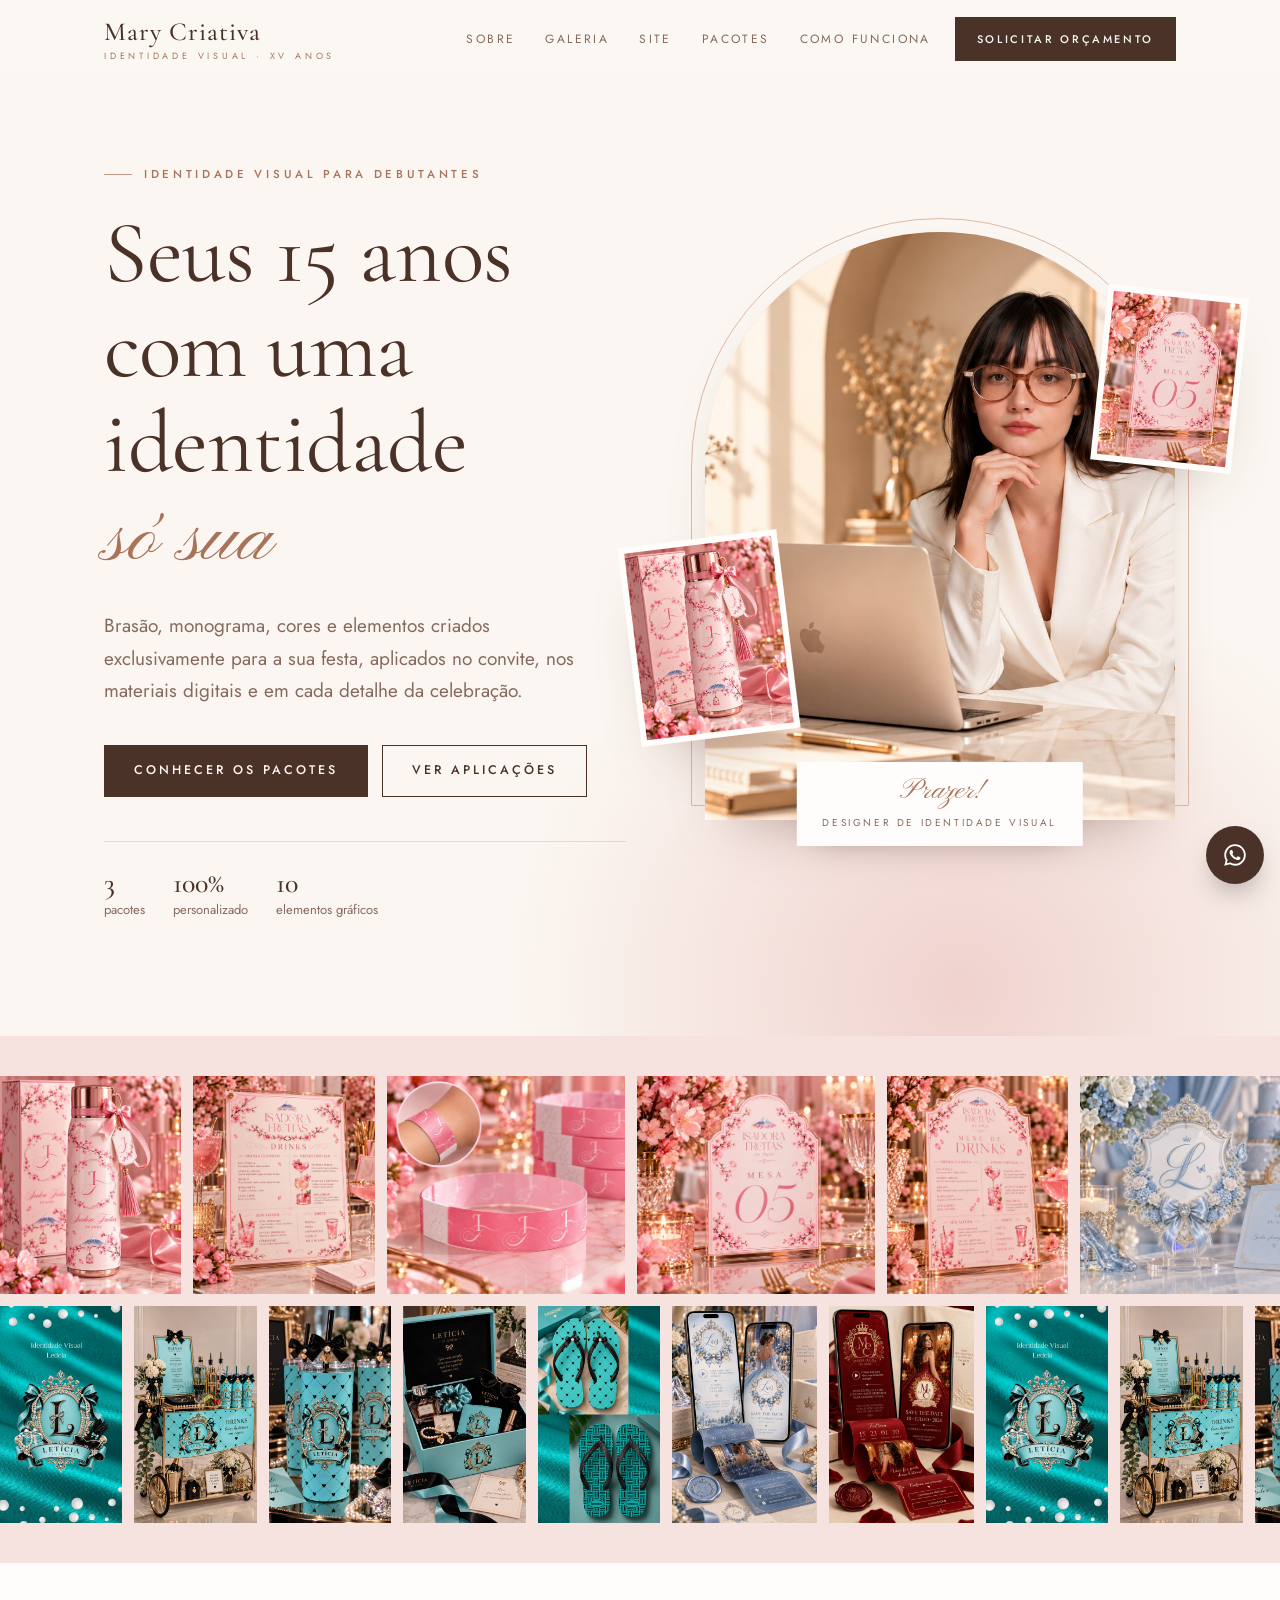
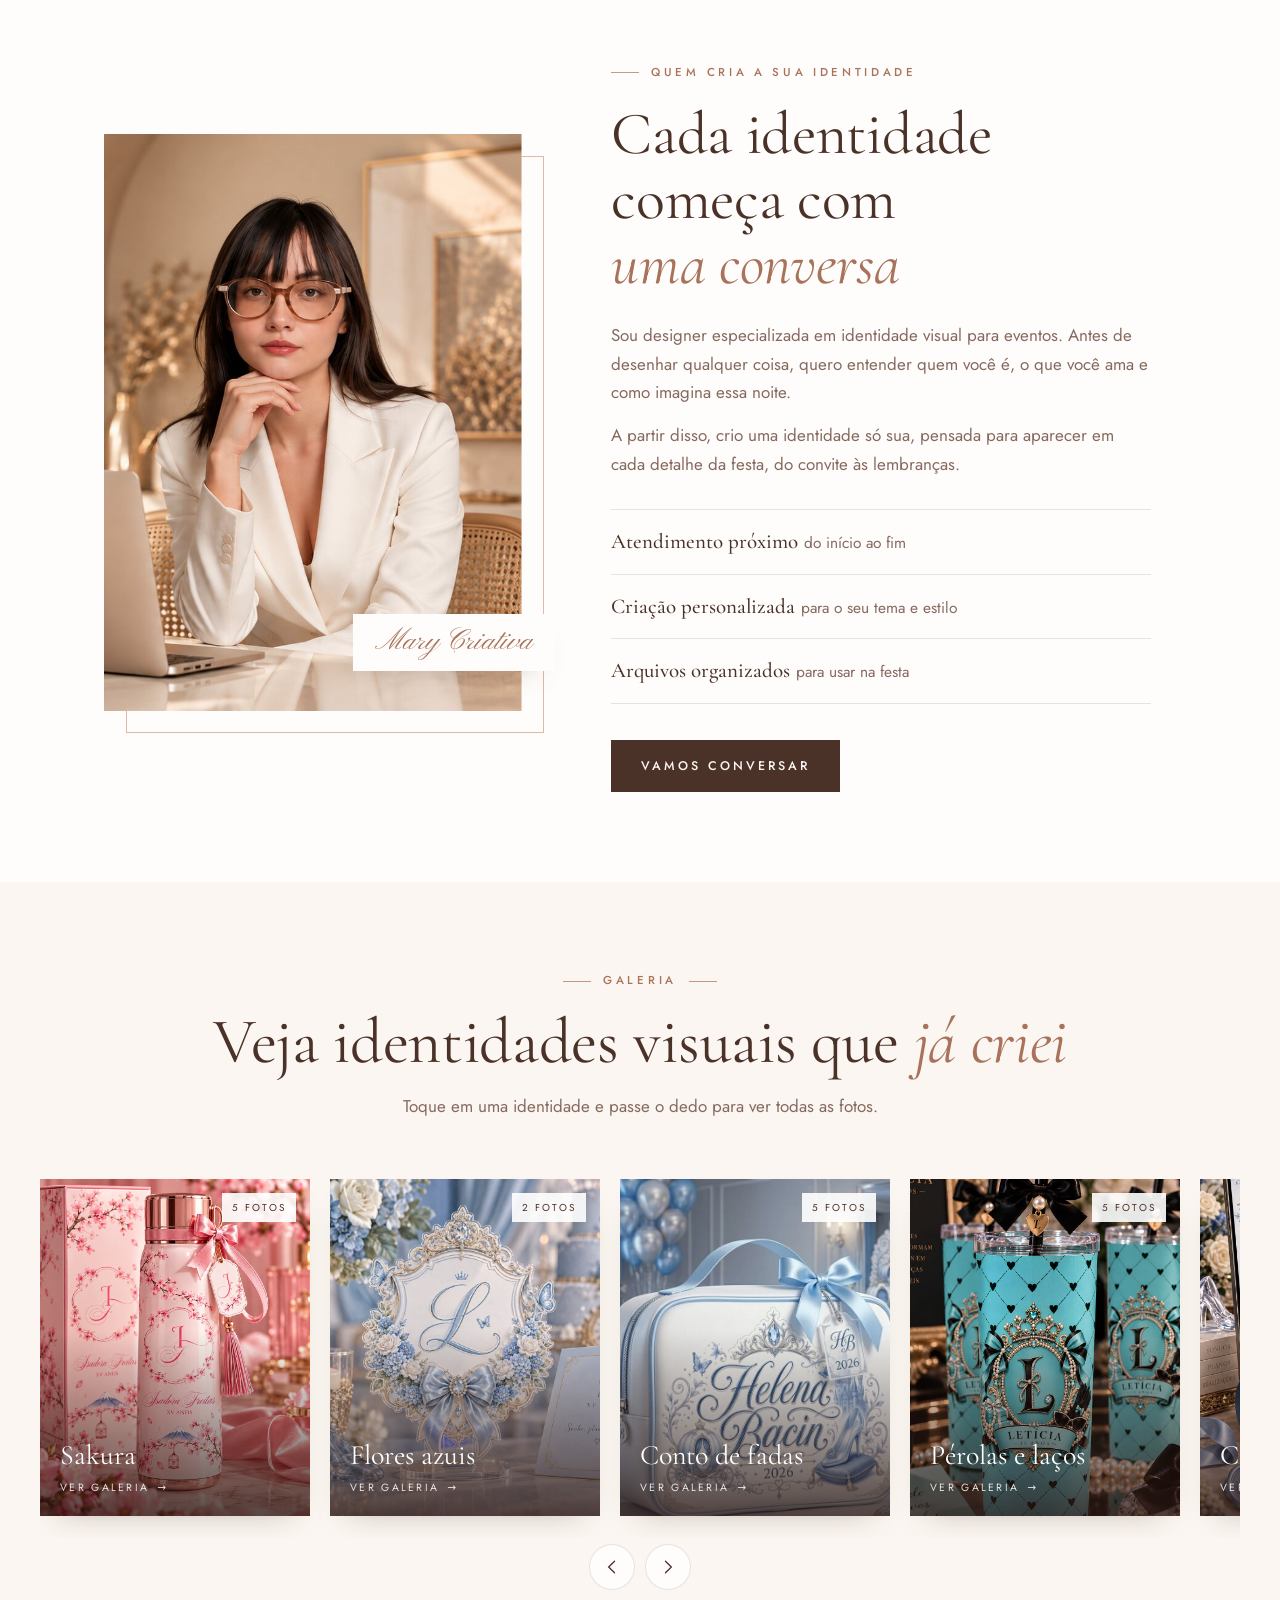
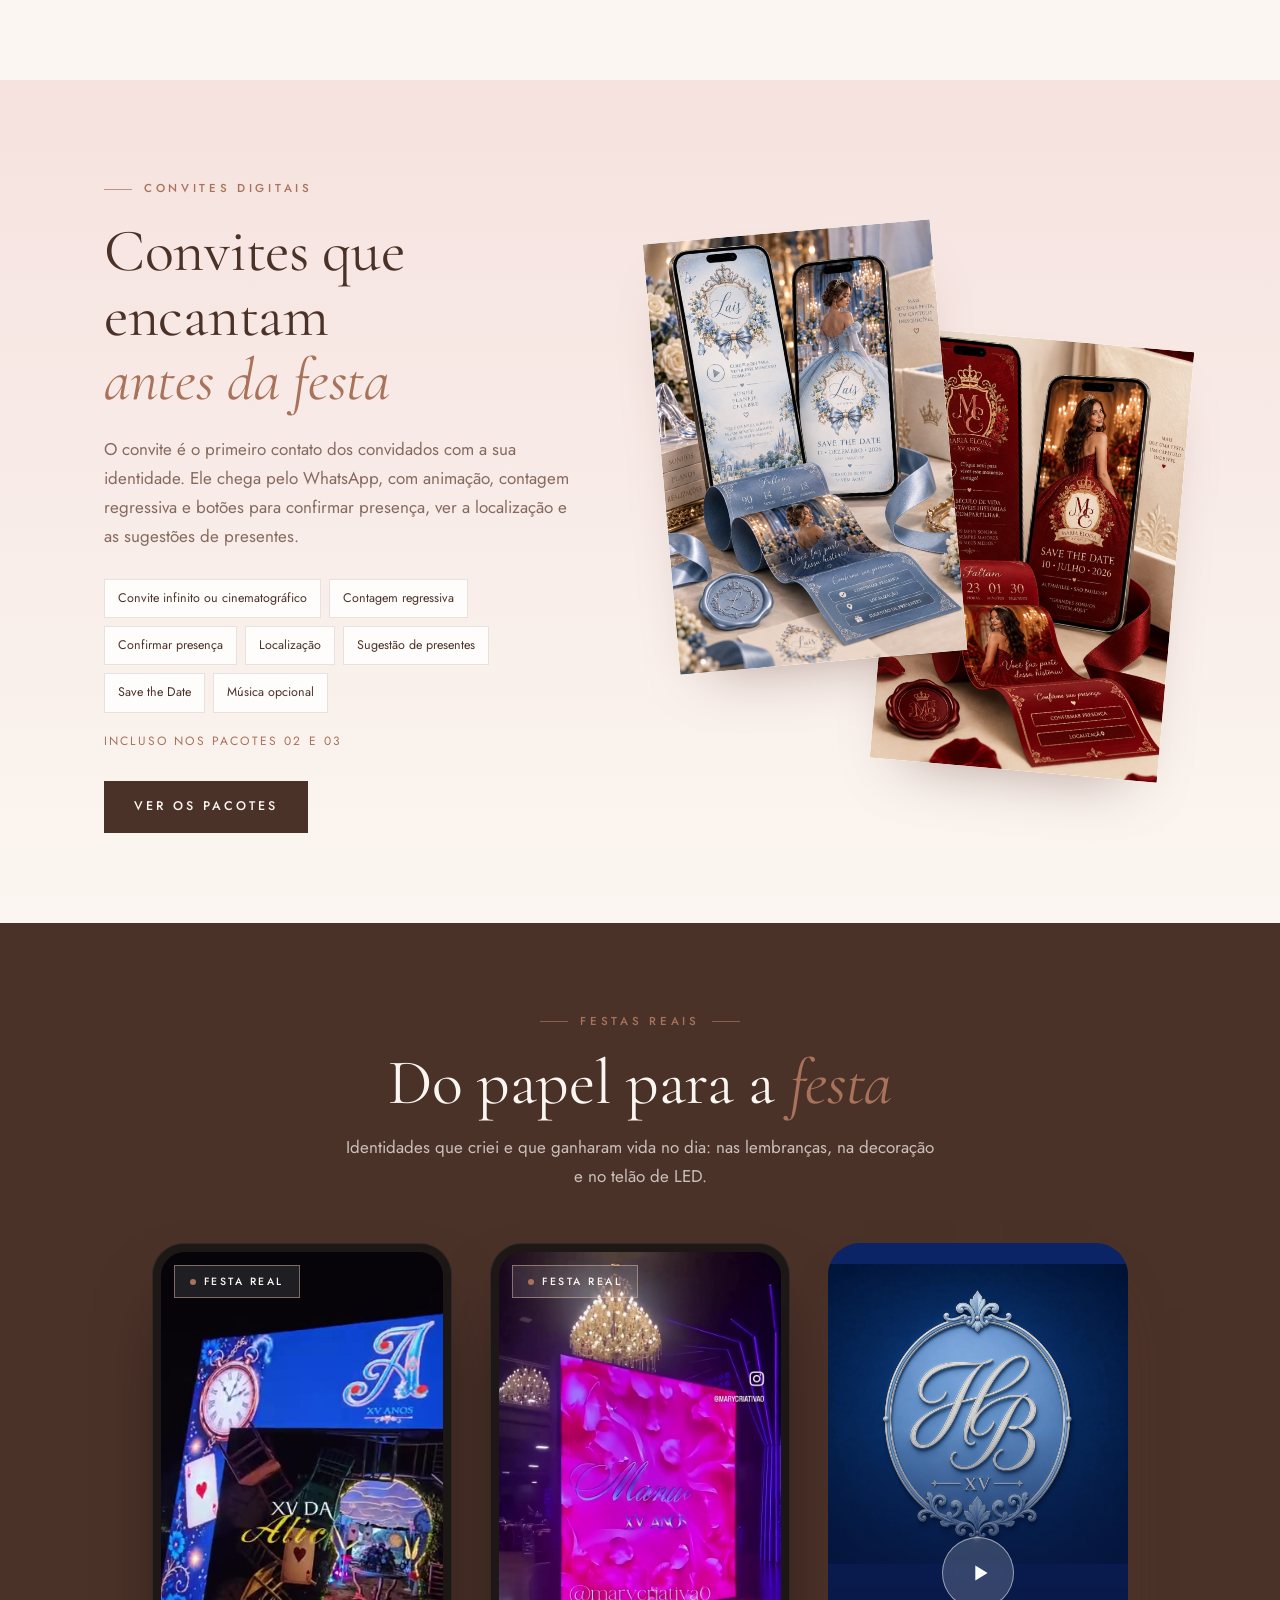
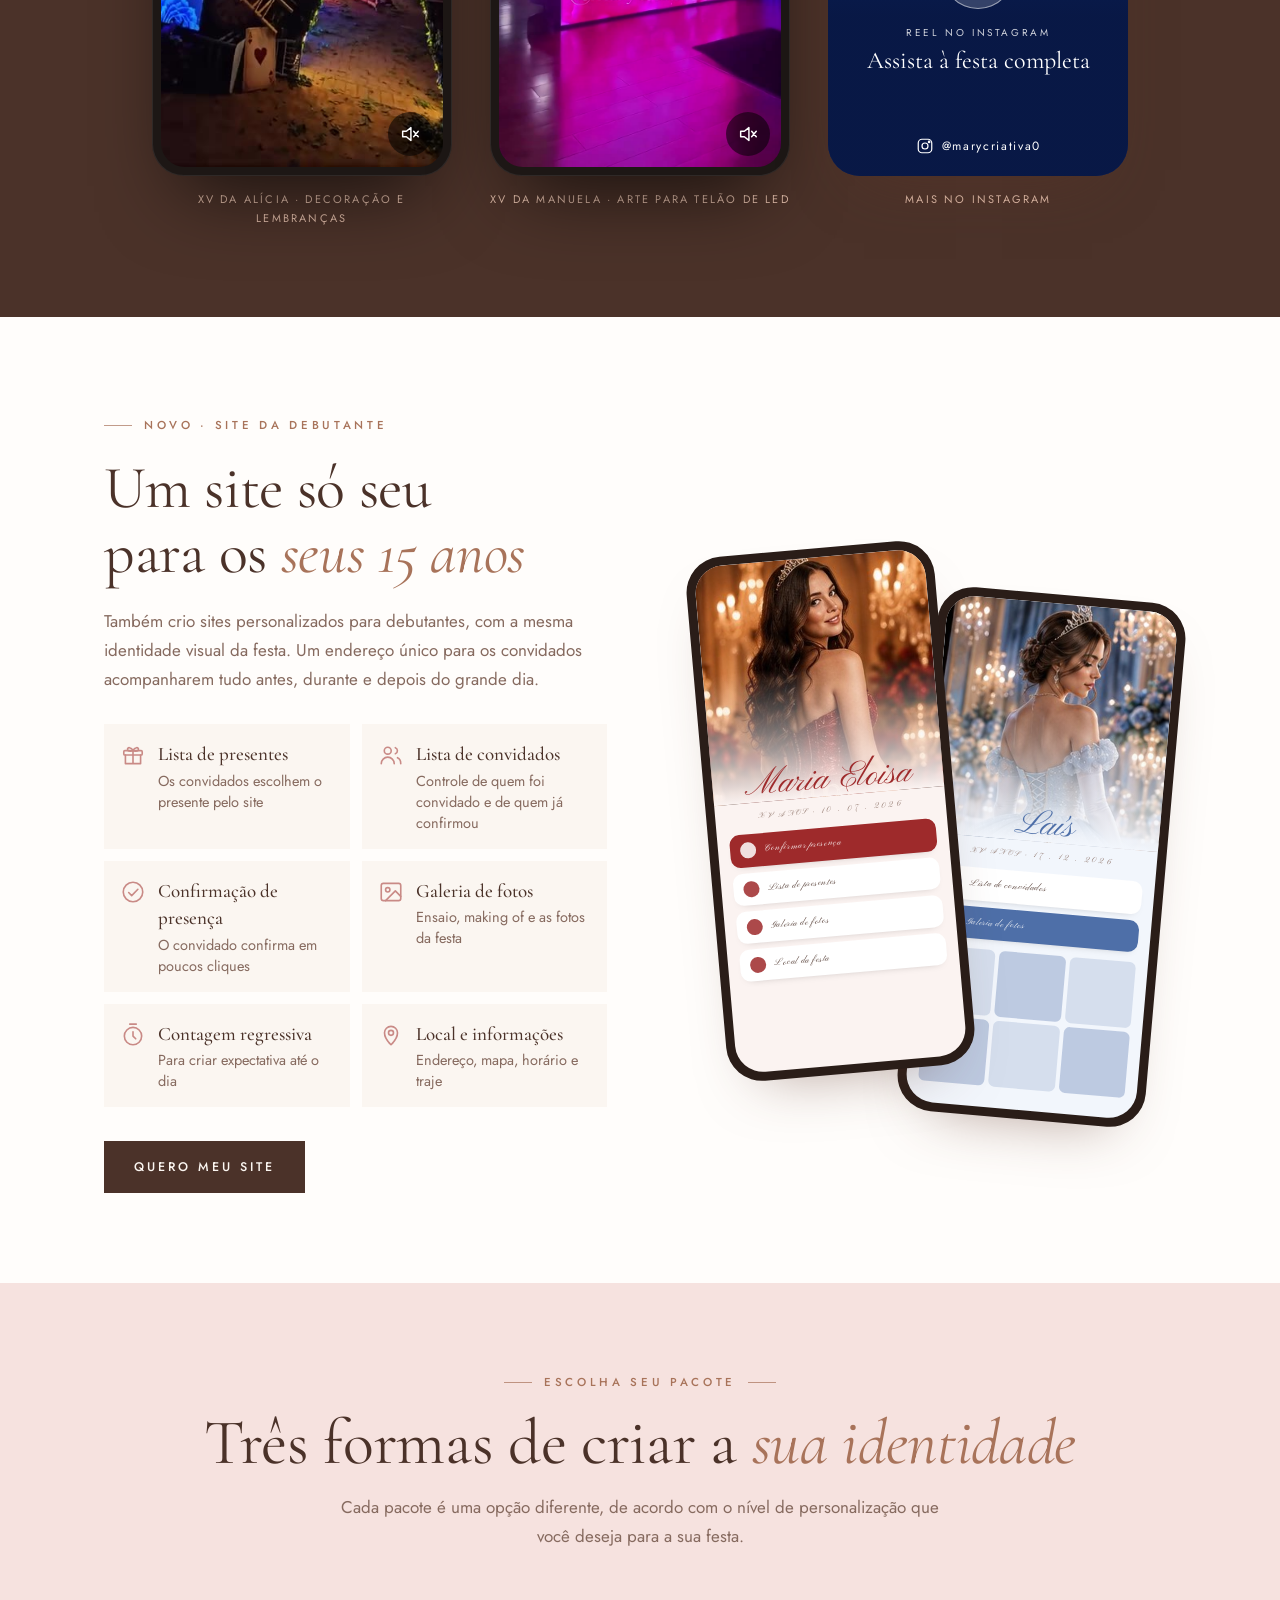
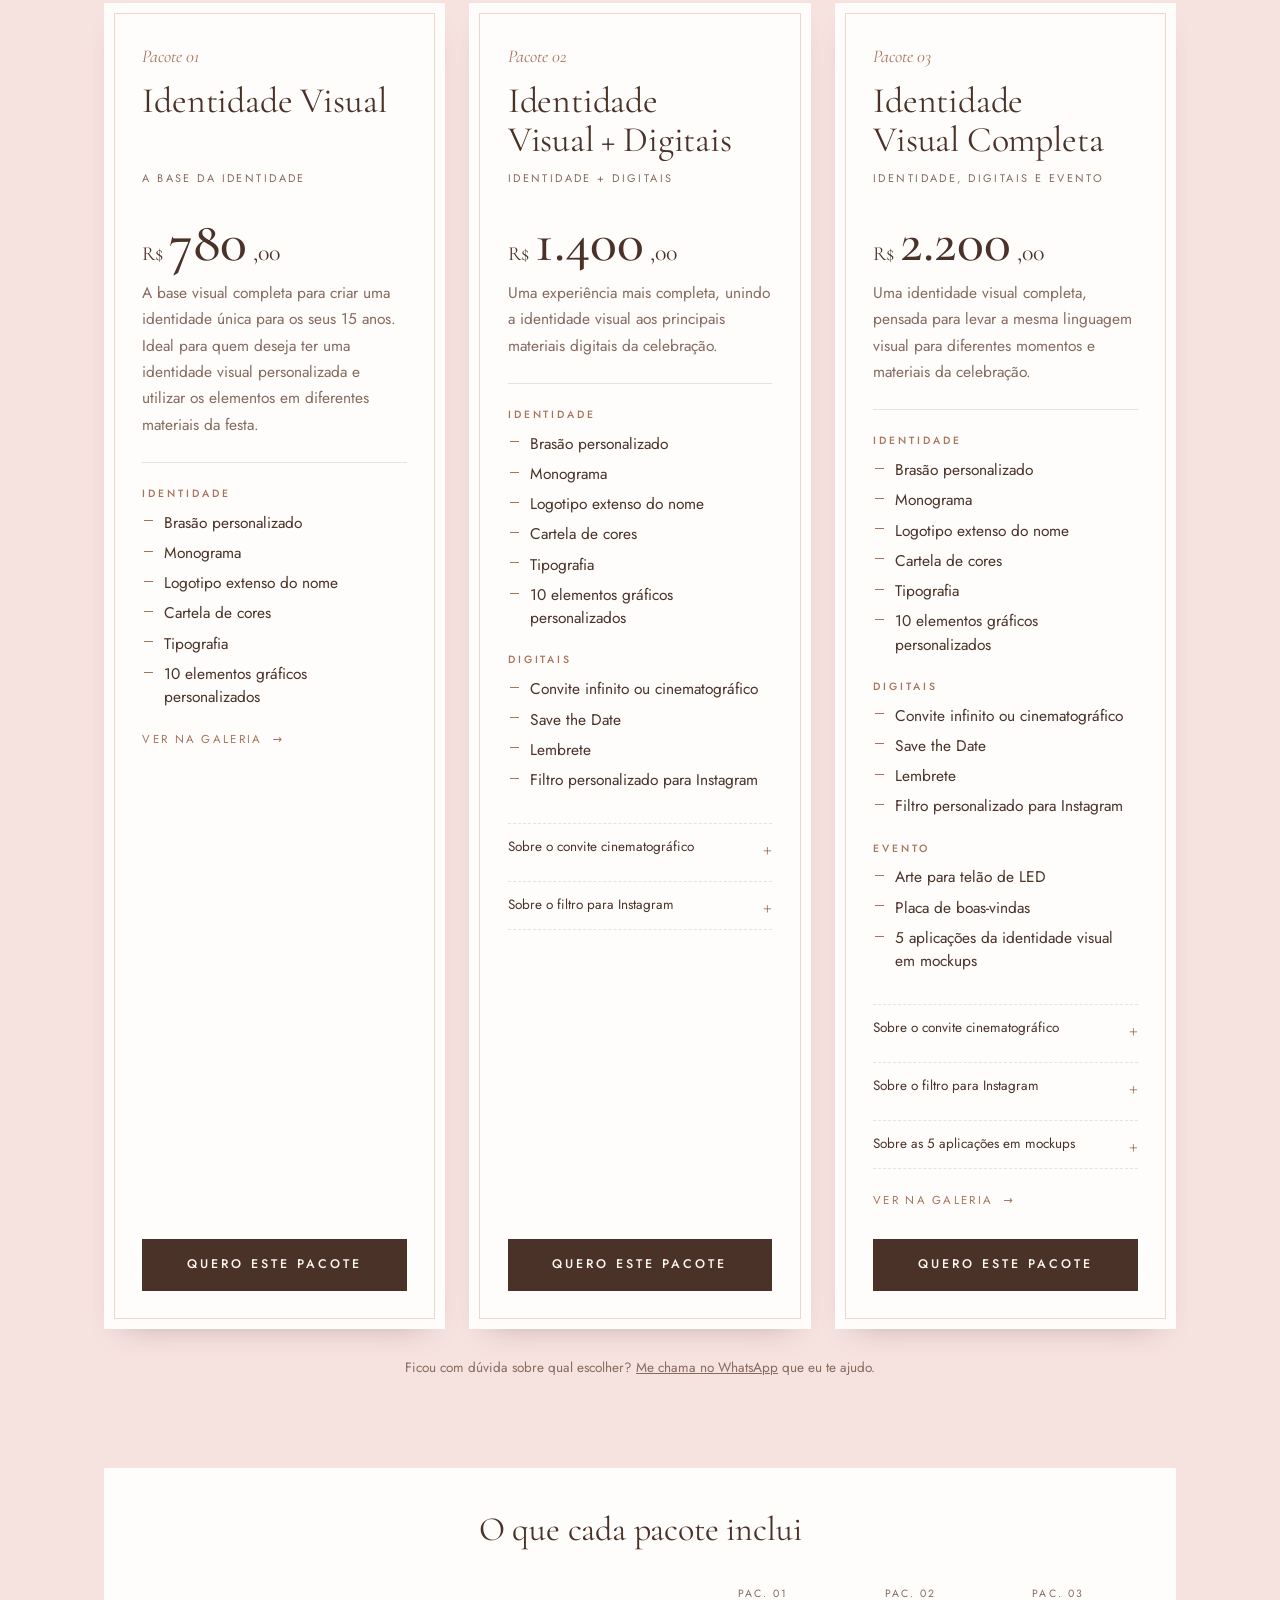
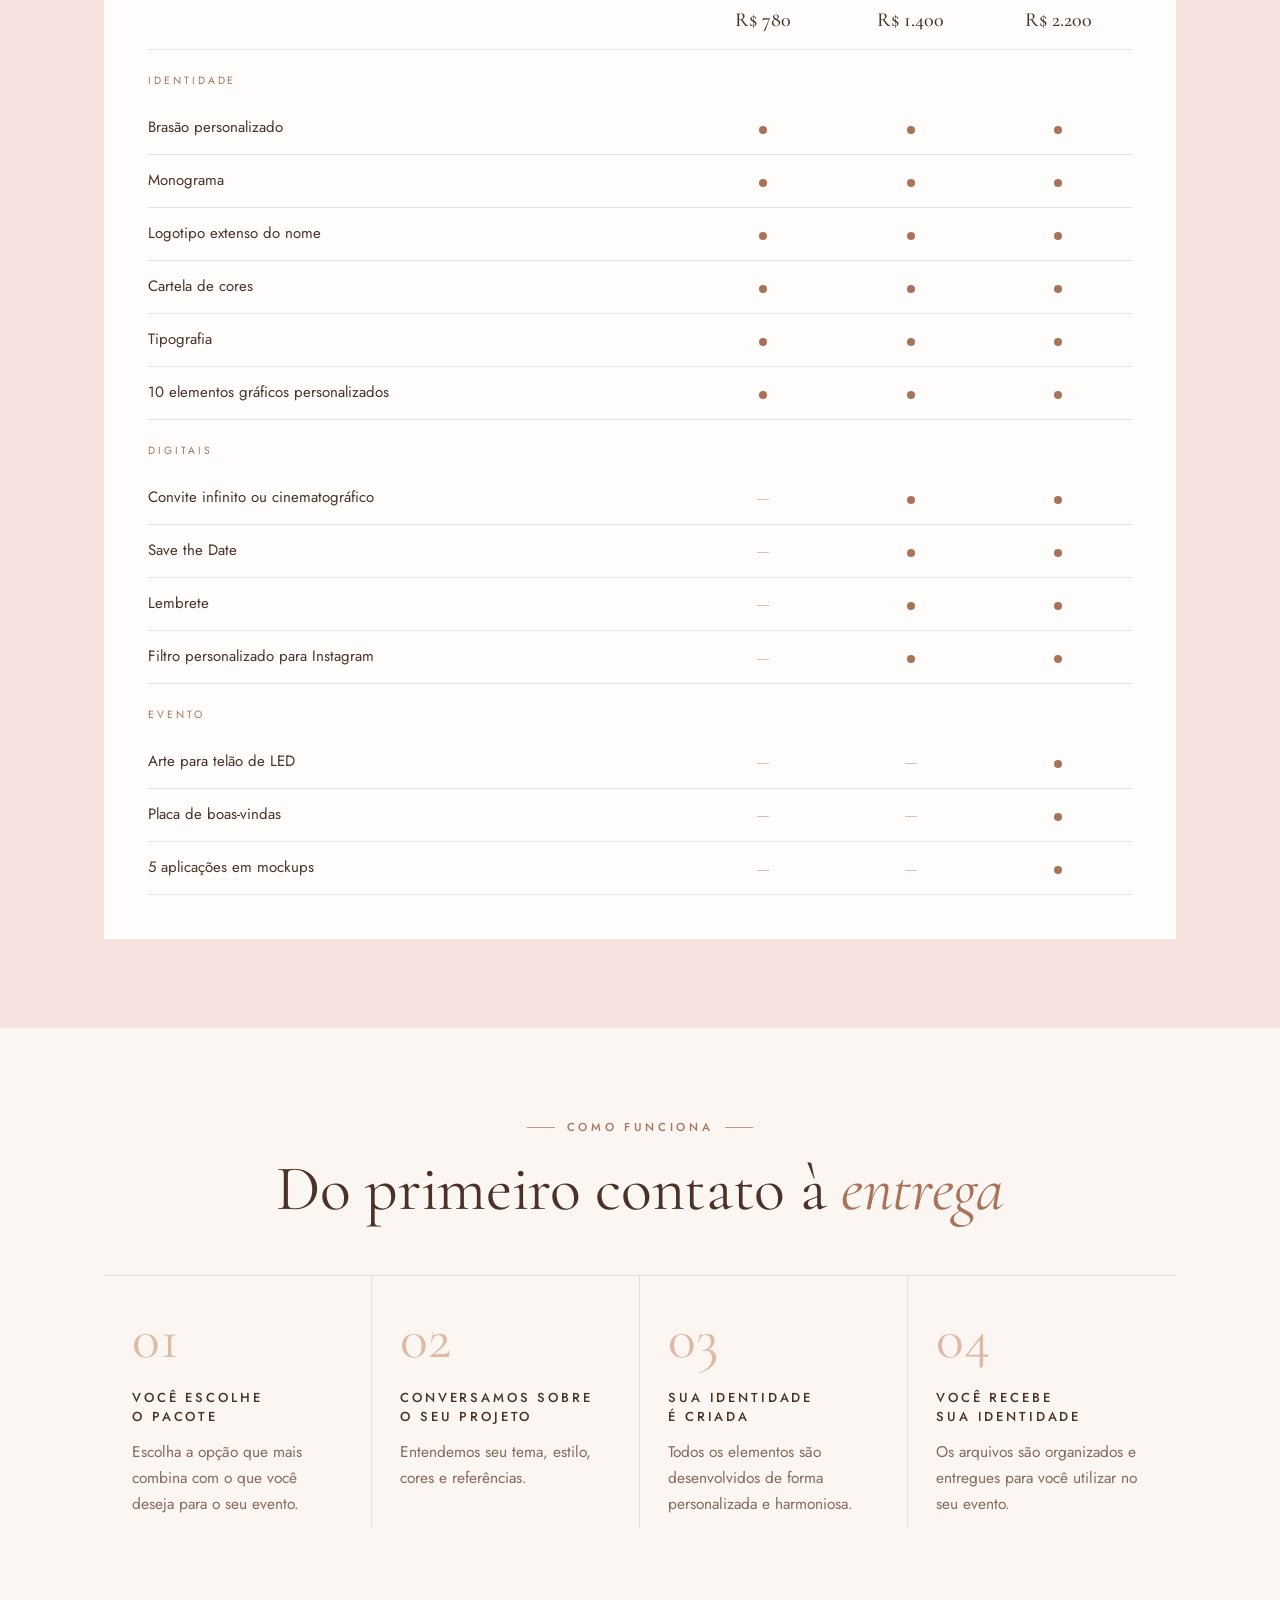
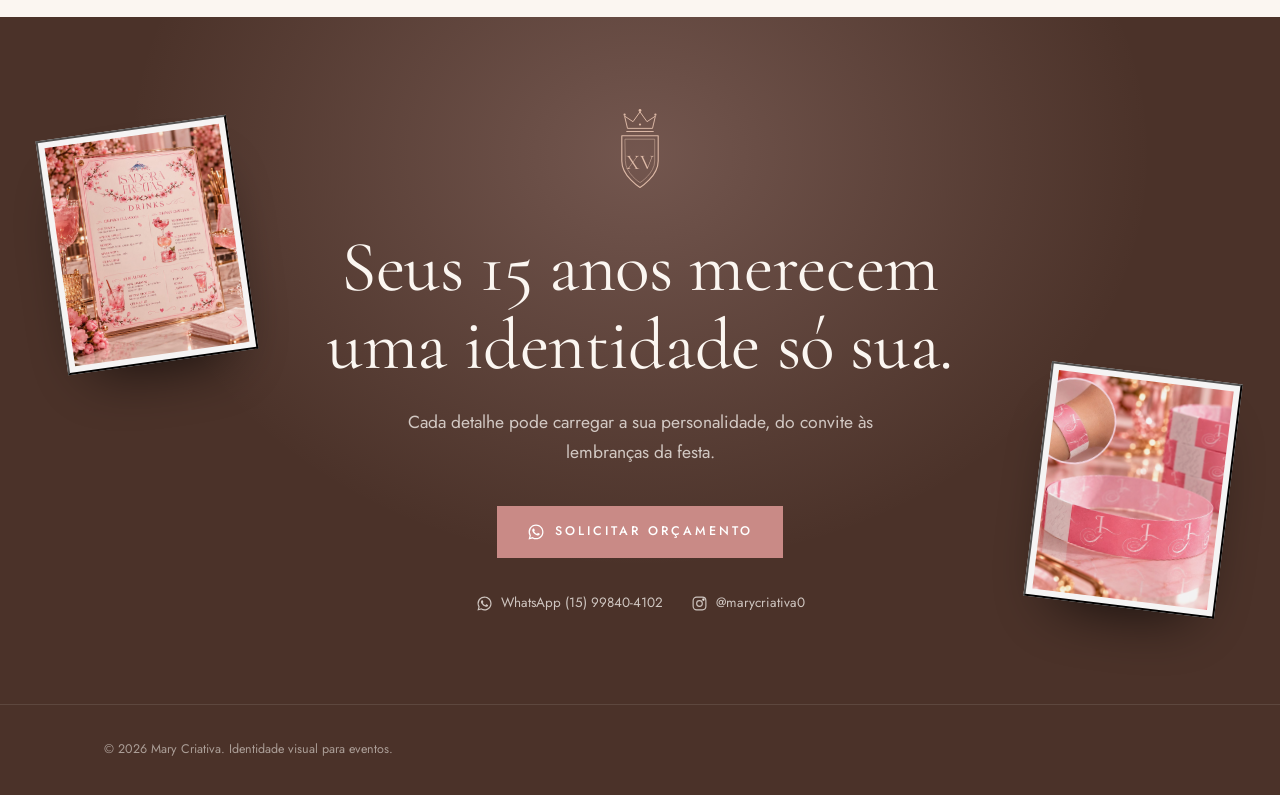
<file: identidade-xv/index.html>
<!DOCTYPE html>
<html lang="pt-BR">
<head>
<meta charset="UTF-8">
<meta name="viewport" content="width=device-width, initial-scale=1, viewport-fit=cover">
<title>Identidade Visual XV Anos | Mary Criativa</title>
<meta name="description" content="Pacotes de Identidade Visual para debutantes: brasão, monograma, logotipo, cores, convites digitais, filtros e aplicações para festas de 15 anos.">
<meta name="theme-color" content="#FBF7F3">
<link rel="preconnect" href="https://fonts.googleapis.com">
<link rel="preconnect" href="https://fonts.gstatic.com" crossorigin>
<link rel="stylesheet" href="https://fonts.googleapis.com/css2?family=Cormorant+Garamond:ital,wght@0,400;0,500;0,600;1,400;1,500&family=Jost:wght@300;400;500;600&family=Pinyon+Script&display=swap">
<style>
/* Catálogo editorial: off-white, rosa suave, nude e dourado discreto */
:root{
  color-scheme: light;
  --bg:#FBF6F1;
  --white:#FFFDFB;
  --blush:#F6E2DF;
  --rose:#EBC3BF;
  --rose-deep:#C98A86;
  --nude:#EBD9CD;
  --nude-2:#D9C0B1;
  --gold:#A8735A;
  --gold-soft:#DDB9A6;
  --ink:#4B3229;
  --ink-soft:#866A5F;
  --line:rgba(75,50,41,.13);
  --serif:"Cormorant Garamond", "Iowan Old Style", Georgia, serif;
  --sans:"Jost", "Avenir Next", "Segoe UI", system-ui, sans-serif;
  --script:"Pinyon Script", "Snell Roundhand", cursive;
  --gutter:clamp(16px,5vw,64px);
  --ease:cubic-bezier(.2,.75,.2,1);
  --shadow:0 30px 60px -36px rgba(92,52,40,.5);
  --shadow-sm:0 14px 30px -20px rgba(91,60,48,.4);
}
*{box-sizing:border-box}
html{scroll-behavior:smooth}
body{margin:0;background:var(--bg);color:var(--ink);font-family:var(--sans);font-weight:400;font-size:16.5px;line-height:1.7;-webkit-font-smoothing:antialiased;overflow-x:hidden}
img{max-width:100%;display:block}
a{color:inherit}
button{font:inherit;color:inherit}
h1,h2,h3{margin:0;font-family:var(--serif);font-weight:400;line-height:1.08;text-wrap:balance;letter-spacing:-.005em}
p{margin:0}
:focus-visible{outline:2px solid var(--gold);outline-offset:3px}
.wrap{max-width:1200px;margin-inline:auto;padding-inline:var(--gutter)}
.eyebrow{display:inline-flex;align-items:center;gap:12px;font-size:11.5px;font-weight:500;letter-spacing:.32em;text-transform:uppercase;color:var(--gold)}
.eyebrow::before,.eyebrow.both::after{content:"";width:28px;height:1px;background:currentColor;opacity:.7}
em.it{font-style:italic;color:var(--gold)}
.sec{padding-block:clamp(56px,7vw,96px)}
.head{display:grid;justify-items:center;text-align:center;gap:16px;margin-bottom:clamp(30px,4.5vw,52px)}
.head h2{font-size:clamp(36px,5.6vw,64px)}
.head p{color:var(--ink-soft);max-width:600px;font-size:17px}
.rule{display:flex;align-items:center;gap:14px;color:var(--gold-soft)}
.rule::before,.rule::after{content:"";width:60px;height:1px;background:currentColor}
.rule svg{width:14px;height:14px;color:var(--gold)}

/* botoes */
.btn{display:inline-flex;align-items:center;justify-content:center;gap:10px;min-height:52px;padding:0 30px;font-size:12.5px;font-weight:500;letter-spacing:.24em;text-transform:uppercase;text-decoration:none;border:0;cursor:pointer;transition:background .4s var(--ease),color .4s var(--ease),box-shadow .4s var(--ease),transform .4s var(--ease);text-align:center}
.btn-dark{background:var(--ink);color:var(--bg)}
.btn-dark:hover{background:var(--rose-deep)}
.btn-line{background:transparent;color:var(--ink);box-shadow:inset 0 0 0 1px var(--ink)}
.btn-line:hover{background:var(--ink);color:var(--bg)}
.btn-gold{background:var(--rose-deep);color:#fff}
.btn-gold:hover{background:var(--ink)}
.btn svg{width:18px;height:18px;flex:none}

/* topo */
.header{position:sticky;top:0;z-index:50;padding-top:env(safe-area-inset-top,0px);background:rgba(251,247,243,.86);backdrop-filter:blur(14px);-webkit-backdrop-filter:blur(14px);transition:box-shadow .3s}
.header.scrolled{box-shadow:0 1px 0 var(--line)}
.header .wrap{display:flex;align-items:center;gap:24px;height:78px}
.logo{display:flex;flex-direction:column;text-decoration:none;line-height:1;margin-right:auto}
.logo b{font-family:var(--serif);font-weight:500;font-size:26px;letter-spacing:.04em}
.logo small{white-space:nowrap;font-size:9px;letter-spacing:.42em;text-transform:uppercase;color:var(--gold);margin-top:6px}
.nav{display:flex;gap:30px}
.nav a{white-space:nowrap;text-decoration:none;font-size:12px;letter-spacing:.2em;text-transform:uppercase;color:var(--ink-soft);transition:color .3s}
.nav a:hover{color:var(--gold)}
.header .btn{min-height:44px;padding:0 22px;font-size:11px}
.menu-btn{display:none;width:46px;height:46px;border:0;background:none;cursor:pointer;place-items:center;margin-right:-10px}
.menu-btn svg{width:26px;height:26px}
.sheet{position:fixed;inset:0;z-index:70;background:rgba(59,47,44,.32);opacity:0;visibility:hidden;transition:opacity .35s,visibility .35s}
.sheet.open{opacity:1;visibility:visible}
.sheet-panel{position:absolute;top:0;right:0;bottom:0;width:min(380px,88vw);background:var(--bg);padding:calc(22px + env(safe-area-inset-top,0px)) 28px 32px;display:flex;flex-direction:column;transform:translateX(100%);transition:transform .5s var(--ease);overflow:auto}
.sheet.open .sheet-panel{transform:none}
.sheet-close{align-self:flex-end;width:44px;height:44px;border:0;background:none;cursor:pointer;display:grid;place-items:center;margin:0 -10px 18px 0}
.sheet-close svg{width:22px;height:22px}
.sheet a:not(.btn){text-decoration:none;font-family:var(--serif);font-size:26px;padding:12px 0;border-bottom:1px solid var(--line);display:flex;justify-content:space-between;align-items:center}
.sheet a span{font-family:var(--sans);font-size:13px;color:var(--gold)}
.sheet .btn{margin-top:30px}
.sheet .note{margin-top:auto;padding-top:30px;font-size:13px;color:var(--ink-soft)}

/* hero */
.hero{position:relative;overflow:hidden;padding-block:clamp(40px,6vw,84px) clamp(80px,9vw,120px)}
.hero::before{content:"";position:absolute;inset:auto -10% -40% 40%;height:90%;background:radial-gradient(closest-side,var(--rose),transparent);opacity:.7;z-index:-1}
.hero .wrap{display:grid;grid-template-columns:1.05fr .95fr;gap:clamp(40px,6vw,90px);align-items:center}
.hero h1{font-size:clamp(46px,7vw,88px);margin:22px 0 26px}
.hero h1 .scr{display:block;font-family:var(--script);color:var(--gold);font-size:.92em;line-height:1.1;margin-top:4px}
.hero .lead{font-size:clamp(16.5px,1.6vw,19px);color:var(--ink-soft);max-width:500px}
.hero .ctas{display:flex;flex-wrap:wrap;gap:14px;margin-top:38px}
.hero .facts{display:flex;flex-wrap:wrap;gap:10px 28px;margin-top:44px;padding-top:26px;border-top:1px solid var(--line);font-size:13px;color:var(--ink-soft)}
.hero .facts b{display:block;font-family:var(--serif);font-weight:500;font-size:28px;color:var(--ink);line-height:1.1}
.portrait{position:relative;justify-self:center;width:min(470px,100%);margin-bottom:24px}
.portrait .arch{position:relative;aspect-ratio:4/5;border-radius:999px 999px 0 0;overflow:hidden;box-shadow:var(--shadow);background:var(--nude)}
.portrait .arch img{position:absolute;left:0;top:-6%;width:100%;height:112%;object-fit:cover;object-position:88% 40%;transform:translateY(var(--py,0px)) scale(1.04);animation:kb 16s ease-in-out infinite alternate}
@keyframes kb{to{transform:translateY(var(--py,0px)) scale(1.12)}}
.portrait .ring{position:absolute;inset:-14px -14px 14px;border-radius:999px 999px 0 0;border:1px solid var(--gold-soft);pointer-events:none}
.float{position:absolute;z-index:2;background:var(--white);padding:6px;box-shadow:var(--shadow);cursor:zoom-in;border:0;animation:bob 7s ease-in-out infinite}
.float img{width:100%;height:100%;object-fit:cover;display:block}
.f1{left:-16%;bottom:14%;width:34%;aspect-ratio:4/5;rotate:-7deg}
.f2{right:-14%;top:10%;width:30%;aspect-ratio:4/5;rotate:6deg;animation-delay:-3.5s}
@keyframes bob{50%{translate:0 -14px}}
.hello{position:absolute;z-index:3;left:50%;bottom:-26px;translate:-50% 0;background:var(--white);padding:14px 26px 12px;box-shadow:var(--shadow-sm);text-align:center;white-space:nowrap}
.hello b{display:block;font-family:var(--script);font-weight:400;font-size:30px;color:var(--gold);line-height:1}
.hello span{font-size:10px;letter-spacing:.26em;text-transform:uppercase;color:var(--ink-soft)}
.anim .portrait{opacity:0;transform:translateY(30px);transition:opacity 1.2s var(--ease),transform 1.4s var(--ease)}
.anim .portrait .float{opacity:0;transition:opacity 1s var(--ease) .6s}
.ready .portrait{opacity:1;transform:none}
.ready .portrait .float{opacity:1}

/* selo */
.tag{display:inline-flex;align-items:center;gap:8px;padding:8px 16px;background:rgba(255,255,255,.92);color:var(--ink);font-size:10.5px;font-weight:500;letter-spacing:.24em;text-transform:uppercase;box-shadow:inset 0 0 0 1px var(--gold-soft)}
.tag::before{content:"";width:6px;height:6px;border-radius:50%;background:var(--gold)}

/* faixa de fotos em movimento */
.marq{padding:clamp(24px,3.5vw,40px) 0;overflow:hidden;display:grid;gap:12px;background:var(--blush)}
.marq .row{display:flex;width:max-content;animation:slide 70s linear infinite}
.marq .row.rev{animation-direction:reverse;animation-duration:85s}
.marq:hover .row{animation-play-state:paused}
.marq button{flex:none;height:clamp(140px,17vw,220px);margin-right:12px;padding:0;border:0;background:var(--blush);cursor:zoom-in;overflow:hidden}
.marq img{height:100%;width:auto;display:block;transition:transform .9s var(--ease)}
.marq button:hover img{transform:scale(1.06)}
@keyframes slide{to{transform:translateX(-50%)}}

/* sobre */
.me{overflow:hidden}
.me{background:var(--white)}
.me .wrap{display:grid;grid-template-columns:.85fr 1.15fr;gap:clamp(40px,7vw,110px);align-items:center}
.me-photo{position:relative;isolation:isolate;max-width:460px;width:100%;justify-self:center}
.me-photo::before{content:"";position:absolute;inset:22px -22px -22px 22px;border:1px solid var(--gold-soft);z-index:-1}
.me-photo img{width:100%;aspect-ratio:680/941;object-fit:cover}
.me-photo .sig{position:absolute;right:-8%;bottom:7%;background:var(--white);padding:12px 22px;font-family:var(--script);font-size:30px;color:var(--gold);box-shadow:var(--shadow-sm);line-height:1.1}
.anim .reveal{clip-path:inset(0 0 100% 0);transition:clip-path 1.5s var(--ease) .15s}
.anim .in .reveal,.anim .reveal.in{clip-path:inset(0)}
.me h2{font-size:clamp(36px,5vw,60px);margin:20px 0 24px}
.me p{color:var(--ink-soft);max-width:540px;font-size:17px}
.me p+p{margin-top:14px}
.me-list{list-style:none;margin:30px 0 36px;padding:0;display:grid;gap:0;border-top:1px solid var(--line);max-width:540px}
.me-list li{padding:14px 0;border-bottom:1px solid var(--line);color:var(--ink-soft);font-size:15.5px}
.me-list b{font-family:var(--serif);font-weight:500;font-size:21px;color:var(--ink);margin-right:6px}

/* galeria: um card por identidade, abre para passar o dedo */
.proj-row{display:flex;gap:clamp(12px,1.6vw,20px);overflow-x:auto;scroll-snap-type:x mandatory;padding:6px var(--gutter) 22px;margin-inline:calc(-1 * var(--gutter));scrollbar-width:none;-webkit-overflow-scrolling:touch}
.proj-row::-webkit-scrollbar{display:none}
.proj{flex:0 0 min(270px,74vw);scroll-snap-align:start;position:relative;aspect-ratio:4/5;border:0;padding:0;background:var(--blush);cursor:pointer;overflow:hidden;text-align:left;box-shadow:var(--shadow-sm);transition:transform .6s var(--ease),box-shadow .6s var(--ease)}
.proj:hover{transform:translateY(-6px);box-shadow:var(--shadow)}
.proj img{position:absolute;inset:0;width:100%;height:100%;object-fit:cover;transition:transform 1.2s var(--ease)}
.proj:hover img{transform:scale(1.06)}
.proj::after{content:"";position:absolute;inset:0;background:linear-gradient(transparent 45%,rgba(40,22,18,.78))}
.proj .pt{position:absolute;left:0;right:0;bottom:0;z-index:1;padding:0 20px 20px;color:#fff}
.proj .pt b{display:block;font-family:var(--serif);font-weight:400;font-size:28px;line-height:1.1}
.proj .pt span{display:flex;align-items:center;gap:8px;margin-top:8px;font-size:10.5px;letter-spacing:.22em;text-transform:uppercase;opacity:.85}
.proj .pt span i{font-style:normal;transition:transform .4s var(--ease)}
.proj:hover .pt span i{transform:translateX(4px)}
.proj .n{position:absolute;right:14px;top:14px;z-index:1;padding:6px 10px;background:rgba(255,255,255,.9);color:var(--ink);font-size:10px;letter-spacing:.2em;text-transform:uppercase}
.proj-nav{display:flex;justify-content:center;gap:10px;margin-top:6px}
.proj-nav button{width:46px;height:46px;border:0;border-radius:50%;background:var(--white);color:var(--ink);cursor:pointer;display:grid;place-items:center;box-shadow:inset 0 0 0 1px var(--line);transition:background .3s,color .3s}
.proj-nav button:hover{background:var(--rose-deep);color:#fff}
.proj-nav svg{width:20px;height:20px}
.swipe-hint{text-align:center;font-size:11.5px;letter-spacing:.22em;text-transform:uppercase;color:var(--gold);margin-top:14px}

/* lightbox */
.lb{border:0;padding:0;background:transparent;max-width:none;max-height:none;width:100%;height:100%;overflow:hidden}
.lb::backdrop{background:rgba(35,27,25,.86);backdrop-filter:blur(4px)}
.lb-in{position:relative;height:100%;display:grid;place-items:center;padding:calc(64px + env(safe-area-inset-top,0px)) 16px 24px}
.lb-fig{margin:0;display:grid;gap:16px;justify-items:center;max-width:min(92vw,720px)}
.lb-media{position:relative;width:min(92vw,calc((100dvh - 200px) * .8),640px);aspect-ratio:4/5;background:var(--blush);overflow:hidden}
.lb-media svg,.lb-media img{position:absolute;inset:0;width:100%;height:100%;object-fit:cover}
.lb-media .tag{position:absolute;left:16px;top:16px}
.lb figcaption{color:#F4EBE6;text-align:center}
.lb figcaption b{display:block;font-family:var(--serif);font-weight:400;font-size:28px;line-height:1.2}
.lb figcaption span{font-size:13px;opacity:.75}
.lb-btn{position:absolute;width:52px;height:52px;border:0;border-radius:50%;background:rgba(255,255,255,.12);color:#fff;cursor:pointer;display:grid;place-items:center;transition:background .3s}
.lb-btn:hover{background:rgba(255,255,255,.24)}
.lb-btn svg{width:22px;height:22px}
.lb-close{top:calc(10px + env(safe-area-inset-top,0px));right:12px}
.lb-prev{left:16px;top:50%;transform:translateY(-50%)}
.lb-next{right:16px;top:50%;transform:translateY(-50%)}
.lb-count{position:absolute;top:calc(24px + env(safe-area-inset-top,0px));left:24px;color:#F4EBE6;font-size:12px;letter-spacing:.24em}

/* convites */
.invites{background:linear-gradient(180deg,var(--blush),var(--bg));overflow:hidden}
.invites .wrap{display:grid;grid-template-columns:1fr 1.1fr;gap:clamp(40px,7vw,100px);align-items:center}
.invites h2{font-size:clamp(36px,5vw,60px);margin:20px 0 22px}
.invites p{color:var(--ink-soft);max-width:520px;font-size:17px}
.chips{display:flex;flex-wrap:wrap;gap:8px;margin:28px 0 14px}
.chips span{padding:9px 14px;background:var(--white);font-size:12.5px;color:var(--ink);box-shadow:inset 0 0 0 1px var(--line)}
.invites .inv-note{font-size:12px;letter-spacing:.18em;text-transform:uppercase;color:var(--gold);margin:18px 0 30px}
.inv-stage{position:relative;aspect-ratio:1/1.05;max-width:560px;width:100%;justify-self:center}
.inv{position:absolute;width:56%;aspect-ratio:2/3;padding:0;border:0;background:#fff;box-shadow:var(--shadow);cursor:zoom-in;overflow:hidden;transition:transform .8s var(--ease),box-shadow .8s var(--ease)}
.inv img{width:100%;height:100%;object-fit:cover;display:block}
.inv .tag{position:absolute;left:12px;top:12px;padding:6px 12px;font-size:9px}
.inv.i1{left:0;top:0;rotate:-5deg;z-index:2}
.inv.i2{right:0;bottom:0;rotate:5deg}
.inv:hover{transform:translateY(-12px) scale(1.03);z-index:3;box-shadow:0 40px 70px -30px rgba(92,52,40,.6)}
.anim .inv-stage .inv{opacity:0;translate:0 40px;transition:opacity 1.2s var(--ease),translate 1.4s var(--ease),transform .8s var(--ease)}
.anim .inv-stage.in .inv{opacity:1;translate:0 0}
.anim .inv-stage.in .i2{transition-delay:.2s}

/* festas reais */
.real{background:var(--ink);color:var(--bg);overflow:hidden}
.real .head h2,.real .head p{color:inherit}
.real .head p{color:rgba(251,247,243,.72)}
.real .tag{background:rgba(255,255,255,.1);color:var(--bg);box-shadow:inset 0 0 0 1px rgba(221,185,166,.5)}
.reel{position:relative;width:min(300px,78vw);aspect-ratio:9/16;padding:9px;border-radius:32px;background:#1d1715;box-shadow:0 40px 80px -30px rgba(0,0,0,.7),inset 0 0 0 1px rgba(255,255,255,.08)}
.reel video{width:100%;height:100%;object-fit:cover;border-radius:24px;display:block;background:#000}
.reel .tag{position:absolute;left:22px;top:22px;z-index:2;pointer-events:none}
.reel .snd{position:absolute;right:20px;bottom:20px;z-index:2;width:44px;height:44px;border:0;border-radius:50%;background:rgba(0,0,0,.55);color:#fff;cursor:pointer;display:grid;place-items:center}
.reel .snd svg{width:22px;height:22px}
.reel .snd[hidden]{display:none}
.screen-row{display:flex;justify-content:center;align-items:flex-start;gap:clamp(20px,3vw,40px);flex-wrap:wrap}
.screen-row figure{margin:0;display:grid;justify-items:center;gap:14px}
.screen-row figcaption{text-align:center;font-size:11px;letter-spacing:.2em;text-transform:uppercase;color:var(--gold-soft);max-width:300px}
.ig-card{position:relative;display:block;width:min(300px,78vw);aspect-ratio:9/16;overflow:hidden;border-radius:32px;box-shadow:var(--shadow);text-decoration:none;color:#fff;background:#0B2465}
.ig-card img{position:absolute;left:0;right:0;top:4%;width:100%;height:auto;aspect-ratio:1;object-fit:cover;filter:brightness(.92);transition:transform 1.2s var(--ease)}
.ig-card:hover img{transform:scale(1.05)}
.ig-card::after{content:"";position:absolute;inset:0;background:linear-gradient(180deg,transparent 35%,rgba(8,22,64,.85) 70%);pointer-events:none}
.ig-card>span{z-index:1}
.ig-play{position:absolute;left:50%;top:62%;translate:-50% -50%;width:72px;height:72px;border-radius:50%;background:rgba(255,255,255,.18);backdrop-filter:blur(6px);-webkit-backdrop-filter:blur(6px);display:grid;place-items:center;box-shadow:inset 0 0 0 1px rgba(255,255,255,.5);animation:pulse 2.6s ease-in-out infinite}
.ig-play svg{width:28px;height:28px;margin-left:4px}
@keyframes pulse{50%{box-shadow:inset 0 0 0 1px rgba(255,255,255,.5),0 0 0 14px rgba(255,255,255,.08)}}
.ig-txt{position:absolute;left:0;right:0;top:72%;text-align:center;font-family:var(--serif);font-size:24px;line-height:1.2;padding:0 20px}
.ig-txt small{display:block;font-family:var(--sans);font-size:10px;letter-spacing:.26em;text-transform:uppercase;opacity:.8;margin-bottom:8px}
.ig-foot{position:absolute;left:0;right:0;bottom:20px;display:flex;justify-content:center;align-items:center;gap:8px;font-size:12px;letter-spacing:.14em}
.ig-foot svg{width:18px;height:18px}

/* site personalizado */
.site{background:var(--white);overflow:hidden}
.site .wrap{display:grid;grid-template-columns:1.05fr 1fr;gap:clamp(40px,7vw,100px);align-items:center}
.site h2{font-size:clamp(36px,5vw,60px);margin:20px 0 22px}
.site .lead{color:var(--ink-soft);max-width:540px;font-size:17px}
.feats{list-style:none;margin:30px 0 34px;padding:0;display:grid;grid-template-columns:1fr 1fr;gap:12px}
.feats li{display:flex;gap:12px;align-items:flex-start;padding:16px;background:var(--bg);font-size:14.5px;color:var(--ink-soft);line-height:1.45}
.feats b{display:block;font-family:var(--serif);font-weight:500;font-size:19px;color:var(--ink);margin-bottom:2px}
.feats svg{flex:none;width:26px;height:26px;color:var(--rose-deep);margin-top:2px}
.phones{position:relative;aspect-ratio:1/1.05;max-width:540px;width:100%;justify-self:center}
.ph{position:absolute;width:52%;aspect-ratio:9/19;background:#2a1d18;border-radius:36px;padding:9px;box-shadow:var(--shadow)}
.ph .scr{position:relative;height:100%;border-radius:28px;overflow:hidden;display:flex;flex-direction:column;background:var(--c-bg)}
.ph.p1{left:2%;top:0;rotate:-5deg;z-index:2;--c-bg:#FBF3F1;--c-ac:#9E2A2B;animation:bob 8s ease-in-out infinite}
.ph.p2{right:2%;top:9%;rotate:5deg;--c-bg:#F2F6FC;--c-ac:#4E6FA8;animation:bob 8s ease-in-out infinite -4s}
.ph .cover{position:relative;height:47%;flex:none}
.ph .cover img{width:100%;height:100%;object-fit:cover}
.ph .cover::after{content:"";position:absolute;inset:0;background:linear-gradient(transparent 45%,var(--c-bg))}
.ph .nm{position:relative;z-index:1;margin-top:-34px;text-align:center;font-family:var(--script);font-size:clamp(26px,3vw,36px);line-height:1;color:var(--c-ac)}
.ph .sub{text-align:center;font-size:8px;letter-spacing:.3em;color:var(--ink-soft);margin:6px 0 10px}
.ph .menu{display:grid;gap:6px;padding:0 12px}
.ph .menu span{display:flex;align-items:center;gap:8px;padding:8px 10px;background:#fff;border-radius:10px;font-size:9.5px;letter-spacing:.06em;color:var(--ink);box-shadow:0 4px 10px -8px rgba(0,0,0,.4)}
.ph .menu i{width:16px;height:16px;border-radius:50%;background:var(--c-ac);opacity:.85;flex:none}
.ph .menu span.on{background:var(--c-ac);color:#fff}
.ph .menu span.on i{background:#fff}
.ph .pics{display:grid;grid-template-columns:repeat(3,1fr);gap:4px;padding:10px 12px 0}
.ph .pics b{aspect-ratio:1;border-radius:6px;background:var(--c-ac);opacity:.18}
.ph .pics b:nth-child(2n){opacity:.32}
.site .tag{position:absolute;z-index:3;left:50%;bottom:-4%;translate:-50% 0;white-space:nowrap}

/* pacotes */
.packs{background:var(--blush)}
.pack-grid{display:grid;grid-template-columns:repeat(3,1fr);gap:clamp(14px,2vw,24px);align-items:stretch}
.pack{position:relative;background:var(--white);display:flex;flex-direction:column;padding:clamp(28px,3vw,40px);box-shadow:var(--shadow-sm);transition:transform .6s var(--ease),box-shadow .6s var(--ease)}
.pack:hover{transform:translateY(-6px);box-shadow:var(--shadow)}
.pack::before{content:"";position:absolute;inset:10px;border:1px solid var(--gold-soft);opacity:.55;pointer-events:none}
.pack .num{font-family:var(--serif);font-style:italic;font-size:18px;color:var(--gold)}
.pack h3{font-size:clamp(30px,2.8vw,36px);margin:10px 0 0}
@media (min-width:941px){.pack h3{min-height:2.16em}}
.pack .for{font-size:11px;letter-spacing:.22em;text-transform:uppercase;color:var(--ink-soft);margin-top:10px}
.pack .price{display:flex;align-items:baseline;gap:6px;margin:26px 0 6px;font-family:var(--serif);color:var(--ink)}
.pack .price small{font-size:20px}
.pack .price b{font-weight:500;font-size:clamp(46px,4.4vw,56px);line-height:1}
.pack .price i{font-style:normal;font-size:24px}
.pack .desc{color:var(--ink-soft);font-size:15.5px;padding-bottom:24px;border-bottom:1px solid var(--line)}
.pack .group{margin-top:22px}
.pack .group h4{margin:0 0 8px;font-size:10.5px;font-weight:500;letter-spacing:.28em;text-transform:uppercase;color:var(--gold)}
.pack ul{list-style:none;margin:0;padding:0;display:grid;gap:7px}
.pack li{position:relative;padding-left:22px;font-size:15.5px;line-height:1.5}
.pack li::before{content:"";position:absolute;left:2px;top:.62em;width:9px;height:1px;background:var(--gold)}
.pack details{margin-top:10px;border-top:1px dashed var(--line)}
.pack details:last-of-type{border-bottom:1px dashed var(--line)}
.pack summary{list-style:none;cursor:pointer;display:flex;justify-content:space-between;align-items:center;gap:10px;padding:12px 0;font-size:13.5px;color:var(--ink)}
.pack summary::-webkit-details-marker{display:none}
.pack summary::after{content:"+";font-family:var(--serif);font-size:22px;line-height:1;color:var(--gold);transition:transform .3s}
.pack details[open] summary::after{transform:rotate(45deg)}
.pack details ul{padding:0 0 14px}
.pack details li{font-size:14px;color:var(--ink-soft)}
.pack .spacer{flex:1;min-height:28px}
.pack .btn{width:100%}
.packs-note{text-align:center;margin-top:28px;font-size:13.5px;color:var(--ink-soft)}
.pack .see{border:0;background:none;padding:0;cursor:pointer;font:inherit;display:inline-flex;align-items:center;gap:10px;margin-top:22px;font-size:11.5px;letter-spacing:.2em;text-transform:uppercase;color:var(--gold);text-decoration:none}
.pack .see:hover{color:var(--ink)}
.pack .see i{font-style:normal;transition:transform .4s var(--ease)}
.pack .see:hover i{transform:translateX(4px)}

/* comparativo */
.compare{margin-top:clamp(56px,7vw,88px);background:var(--white);padding:clamp(20px,3.5vw,44px)}
.compare h3{font-size:clamp(26px,3vw,34px);text-align:center;margin-bottom:24px}
.compare table{width:100%;border-collapse:collapse}
.compare th,.compare td{padding:12px 6px;border-bottom:1px solid var(--line);text-align:center;font-weight:400}
.compare th:first-child,.compare td:first-child{text-align:left;padding-left:0}
.compare thead th{font-size:10.5px;letter-spacing:.2em;text-transform:uppercase;color:var(--ink-soft);vertical-align:bottom}
.compare thead th b{display:block;font-family:var(--serif);font-weight:500;font-size:20px;letter-spacing:0;text-transform:none;color:var(--ink)}
.compare td:first-child{font-size:15px}
.compare td:not(:first-child){width:15%}
.compare .y{display:inline-block;width:8px;height:8px;border-radius:50%;background:var(--gold)}
.compare .n{display:inline-block;width:12px;height:1px;background:var(--nude-2);vertical-align:middle}
.compare tr.sep td{padding-top:22px;font-size:10.5px;letter-spacing:.28em;text-transform:uppercase;color:var(--gold);border-bottom:0}

/* como funciona */
.steps{display:grid;grid-template-columns:repeat(4,1fr);gap:0;border-top:1px solid var(--line)}
.step{padding:34px clamp(16px,2.2vw,30px) 10px;border-right:1px solid var(--line)}
.step:last-child{border-right:0}
.step .n{font-family:var(--serif);font-size:58px;line-height:1;color:var(--gold-soft)}
.step h3{font-family:var(--sans);font-weight:500;font-size:13px;letter-spacing:.22em;text-transform:uppercase;margin:20px 0 12px;line-height:1.5}
.step p{color:var(--ink-soft);font-size:15.5px}

/* final */
.final{position:relative;overflow:hidden;background:var(--ink);color:var(--bg);text-align:center}
.final::before{content:"";position:absolute;inset:-40% 10% auto;height:120%;background:radial-gradient(closest-side,rgba(235,195,191,.25),transparent);pointer-events:none}
.final .wrap{position:relative;z-index:1;display:grid;justify-items:center;gap:24px}
.final .ff{position:absolute;width:clamp(150px,15vw,220px);padding:6px;background:#fff;box-shadow:0 30px 60px -30px rgba(0,0,0,.8);animation:bob 8s ease-in-out infinite;opacity:.95}
.final .ff img{display:block;width:100%;aspect-ratio:4/5;object-fit:cover}
.final .ff1{left:4%;top:16%;rotate:-8deg}
.final .ff2{right:4%;bottom:14%;rotate:7deg;animation-delay:-4s}
.final svg.crest{width:84px;height:auto;color:var(--gold-soft)}
.final h2{font-size:clamp(38px,6vw,72px);max-width:900px}
.final p{color:rgba(251,247,243,.75);max-width:520px;font-size:17.5px}
.final .btn{margin-top:14px}
.final .btn-gold:hover{background:var(--bg);color:var(--ink)}
.final .contact{display:flex;flex-wrap:wrap;justify-content:center;gap:10px 28px;margin-top:10px;font-size:13.5px}
.final .contact a{color:rgba(251,247,243,.75);text-decoration:none;display:inline-flex;align-items:center;gap:8px}
.final .contact a:hover{color:var(--gold-soft)}
.final .contact svg{width:17px;height:17px}

.footer{padding:34px 0 calc(34px + env(safe-area-inset-bottom,0px));background:var(--ink);color:rgba(251,247,243,.55);border-top:1px solid rgba(251,247,243,.1);font-size:12.5px}
.footer .wrap{display:flex;flex-wrap:wrap;justify-content:space-between;gap:12px}

.wa{position:fixed;right:max(16px,env(safe-area-inset-right,0px));bottom:max(16px,env(safe-area-inset-bottom,0px));z-index:40;width:58px;height:58px;border-radius:50%;background:var(--ink);color:#fff;display:grid;place-items:center;box-shadow:0 14px 30px -12px rgba(59,47,44,.6);transition:transform .35s var(--ease),background .35s}
.wa:hover{transform:scale(1.06);background:var(--rose-deep)}
.wa svg{width:26px;height:26px}

/* aparecer ao rolar */
.anim .rv{opacity:0;transform:translateY(28px);transition:opacity 1s var(--ease),transform 1s var(--ease);transition-delay:var(--d,0s)}
.anim .rv.in{opacity:1;transform:none}

.scr{font-family:var(--script)}
.sr{position:absolute;width:1px;height:1px;overflow:hidden;clip:rect(0 0 0 0);white-space:nowrap}
svg text{font-family:var(--serif)}
svg .scr{font-family:var(--script)}
svg .caps{font-family:var(--sans);letter-spacing:.3em}

@media (max-width:1080px){
  .nav{display:none}
  .menu-btn{display:grid}
}
@media (max-width:940px){
  .hero .wrap{grid-template-columns:1fr}
  .about .wrap{grid-template-columns:1fr}
  .about .head{position:static}
  .pack-grid{grid-template-columns:1fr;max-width:540px;margin-inline:auto}
  .steps{grid-template-columns:1fr 1fr}
  .step:nth-child(2){border-right:0}
  .step:nth-child(-n+2){border-bottom:1px solid var(--line);padding-bottom:30px}
  .jrow{grid-template-columns:repeat(3,1fr)}
  .me .wrap{grid-template-columns:1fr}
  .invites .wrap{grid-template-columns:1fr}
  .site .wrap{grid-template-columns:1fr}
  .phones{max-width:420px}
  .inv-stage{max-width:440px}
  .me-photo{max-width:400px}
  .portrait{width:min(400px,80%)}
  .final .ff{display:none}
}
@media (max-width:640px){
  body{font-size:16px}
  .header .wrap{height:68px}
  .header .btn{display:none}
  .hero{padding-top:36px}
  .hero .ctas .btn{flex:1 1 100%}
  .pieces{grid-template-columns:1fr}
  .piece:nth-child(odd){border-right:0;padding-right:8px}
  .piece:nth-child(even){padding-left:8px}
  .jrow{grid-template-columns:1fr 1fr;gap:8px}
  .feats{grid-template-columns:1fr}
  .ph .menu span{font-size:8px;padding:6px 8px}
  .gi .tag{display:none}
  .grp-h span{font-size:13px}
  .gi .tag{left:8px;top:8px;font-size:8px;padding:5px 8px;letter-spacing:.14em}
  .gi .tag::before{display:none}
  .gi .ov{padding:30px 10px 10px}
  .gi .ov b{font-size:17px}
  .gi .ov small{font-size:8.5px}
  .tabs{flex-wrap:nowrap;justify-content:flex-start;overflow-x:auto;scrollbar-width:none;margin-inline:calc(-1 * var(--gutter));padding-inline:var(--gutter)}
  .tabs::-webkit-scrollbar{display:none}
  .tabs button{padding:10px 14px;font-size:10.5px;letter-spacing:.14em}
  .portrait{width:74%;order:-1;margin:6px auto 34px}
  .hero{padding-top:28px}
  .f1{left:-18%;width:38%}
  .f2{right:-16%;width:32%}
  .hello b{font-size:24px}
  .hello{padding:10px 18px 9px}
  .me-photo .sig{right:-4%;font-size:24px}
  .steps{grid-template-columns:1fr}
  .step{border-right:0;border-bottom:1px solid var(--line);padding:26px 0}
  .step:last-child{border-bottom:0}
  .compare th,.compare td{padding:11px 3px}
  .compare thead th b{font-size:17px}
  .compare td:first-child{font-size:13.5px}
  .compare thead th{font-size:9px;letter-spacing:.1em}
  .lb-prev,.lb-next{top:auto;bottom:max(18px,env(safe-area-inset-bottom,0px));transform:none}
  .lb-in{padding-bottom:90px}
}
@media (prefers-reduced-motion:reduce){
  html{scroll-behavior:auto}
  .marq .row{animation:none}
  .marq{overflow-x:auto}
  .gi,.portrait .arch img,.float,.final .ff,.ig-play,.ph{animation:none}
  *{transition-duration:.01ms!important}
}
</style>
</head>
<body>

<header class="header" id="header">
  <div class="wrap">
    <a class="logo" href="#inicio" aria-label="Início">
      <b class="js-brand">Mary Criativa</b>
      <small>Identidade visual · XV anos</small>
    </a>
    <nav class="nav" aria-label="Seções">
      <a href="#sobre">Sobre</a>
      <a href="#aplicacoes">Galeria</a>
      <a href="#site">Site</a>
      <a href="#pacotes">Pacotes</a>
      <a href="#como-funciona">Como funciona</a>
    </nav>
    <a class="btn btn-dark js-wa" href="#" data-msg="Oi! Vi o site e quero solicitar um orçamento de Identidade Visual para os meus 15 anos.">Solicitar orçamento</a>
    <button class="menu-btn" id="menuBtn" type="button" aria-label="Abrir menu" aria-expanded="false" aria-controls="sheet">
      <svg viewBox="0 0 24 24" fill="none" stroke="currentColor" stroke-width="1.4" stroke-linecap="round" aria-hidden="true"><path d="M3 7h18M3 12h18M9 17h12"/></svg>
    </button>
  </div>
</header>

<div class="sheet" id="sheet" aria-hidden="true">
  <div class="sheet-panel" role="dialog" aria-modal="true" aria-label="Menu">
    <button class="sheet-close" id="sheetClose" type="button" aria-label="Fechar menu">
      <svg viewBox="0 0 24 24" fill="none" stroke="currentColor" stroke-width="1.4" stroke-linecap="round" aria-hidden="true"><path d="M5 5l14 14M19 5 5 19"/></svg>
    </button>
    <a href="#sobre">Sobre <span>01</span></a>
    <a href="#aplicacoes">Galeria <span>02</span></a>
    <a href="#convites">Convites <span>03</span></a>
    <a href="#festa-real">Festas reais <span>04</span></a>
    <a href="#pacotes">Pacotes <span>05</span></a>
    <a href="#site">Site da debutante <span>06</span></a>
    <a href="#como-funciona">Como funciona <span>07</span></a>
    <a class="btn btn-dark js-wa" href="#" data-msg="Oi! Vi o site e quero solicitar um orçamento de Identidade Visual para os meus 15 anos.">Solicitar orçamento</a>
    <p class="note">Identidade visual personalizada para debutantes, do convite às lembranças da festa.</p>
  </div>
</div>

<main>

<section class="hero" id="inicio">
  <div class="wrap">
    <div>
      <span class="eyebrow">Identidade visual para debutantes</span>
      <h1>Seus 15 anos com uma identidade <span class="scr">só sua</span></h1>
      <p class="lead">Brasão, monograma, cores e elementos criados exclusivamente para a sua festa, aplicados no convite, nos materiais digitais e em cada detalhe da celebração.</p>
      <div class="ctas">
        <a class="btn btn-dark" href="#pacotes">Conhecer os pacotes</a>
        <a class="btn btn-line" href="#aplicacoes">Ver aplicações</a>
      </div>
      <div class="facts">
        <div><b>3</b>pacotes</div>
        <div><b>100%</b>personalizado</div>
        <div><b>10</b>elementos gráficos</div>
      </div>
    </div>
    <div class="portrait">
      <span class="ring" aria-hidden="true"></span>
      <div class="arch"><img id="heroImg" src="img/designer/designer.jpg" alt="Designer de identidade visual no estúdio" fetchpriority="high"></div>
      <button class="float f1" type="button" data-lb="isadora" data-i="0" aria-label="Ver garrafa térmica"><img src="img/projeto-modelo/garrafa.jpg" alt=""></button>
      <button class="float f2" type="button" data-lb="isadora" data-i="3" aria-label="Ver placa de mesa"><img src="img/projeto-modelo/placa-mesa.jpg" alt=""></button>
      <div class="hello"><b>Prazer!</b><span>Designer de identidade visual</span></div>
    </div>
  </div>
</section>

<div class="marq" id="marq" aria-label="Fotos de identidades visuais"></div>

<section class="sec me" id="sobre">
  <div class="wrap">
    <div class="me-photo rv">
      <img class="reveal" src="img/designer/designer-sobre.jpg" alt="Foto da designer" loading="lazy">
      <span class="sig js-brand">Mary Criativa</span>
    </div>
    <div class="rv" style="--d:.1s">
      <span class="eyebrow">Quem cria a sua identidade</span>
      <h2>Cada identidade começa com <em class="it">uma conversa</em></h2>
      <p>Sou designer especializada em identidade visual para eventos. Antes de desenhar qualquer coisa, quero entender quem você é, o que você ama e como imagina essa noite.</p>
      <p>A partir disso, crio uma identidade só sua, pensada para aparecer em cada detalhe da festa, do convite às lembranças.</p>
      <ul class="me-list"><li><b>Atendimento próximo</b>do início ao fim</li><li><b>Criação personalizada</b>para o seu tema e estilo</li><li><b>Arquivos organizados</b>para usar na festa</li></ul>
      <a class="btn btn-dark js-wa" href="#" data-msg="Oi! Vi o site e quero conversar sobre a identidade visual dos meus 15 anos.">Vamos conversar</a>
    </div>
  </div>
</section>

<section class="sec" id="aplicacoes">
  <div class="wrap">
    <div class="head rv">
      <span class="eyebrow both">Galeria</span>
      <h2>Veja identidades visuais que <em class="it">já criei</em></h2>
      <p>Toque em uma identidade e passe o dedo para ver todas as fotos.</p>
    </div>
    <div class="proj-row rv" id="projRow"></div>
    <div class="proj-nav rv" aria-hidden="true">
      <button type="button" id="projPrev" aria-label="Anterior"><svg viewBox="0 0 24 24" fill="none" stroke="currentColor" stroke-width="1.6" stroke-linecap="round" aria-hidden="true"><path d="M15 5l-7 7 7 7"/></svg></button>
      <button type="button" id="projNext" aria-label="Próxima"><svg viewBox="0 0 24 24" fill="none" stroke="currentColor" stroke-width="1.6" stroke-linecap="round" aria-hidden="true"><path d="M9 5l7 7-7 7"/></svg></button>
    </div>
  </div>
</section>

<section class="sec invites" id="convites">
  <div class="wrap">
    <div class="rv">
      <span class="eyebrow">Convites digitais</span>
      <h2>Convites que encantam <em class="it">antes da festa</em></h2>
      <p>O convite é o primeiro contato dos convidados com a sua identidade. Ele chega pelo WhatsApp, com animação, contagem regressiva e botões para confirmar presença, ver a localização e as sugestões de presentes.</p>
      <div class="chips"><span>Convite infinito ou cinematográfico</span><span>Contagem regressiva</span><span>Confirmar presença</span><span>Localização</span><span>Sugestão de presentes</span><span>Save the Date</span><span>Música opcional</span></div>
      <p class="inv-note">Incluso nos Pacotes 02 e 03</p>
      <a class="btn btn-dark" href="#pacotes">Ver os pacotes</a>
    </div>
    <div class="inv-stage rv">
      <button class="inv i1" type="button" data-lb="convites" data-i="0" aria-label="Ampliar convite azul"><img src="img/convites/convite-lais.jpg" alt="Convite digital azul com save the date e contagem regressiva" loading="lazy"></button>
      <button class="inv i2" type="button" data-lb="convites" data-i="1" aria-label="Ampliar convite vermelho"><img src="img/convites/convite-maria-eloisa.jpg" alt="Convite digital vermelho com save the date e confirmação de presença" loading="lazy"></button>
    </div>
  </div>
</section>

<section class="sec real" id="festa-real">
  <div class="wrap">
    <div class="head rv">
      <span class="eyebrow both">Festas reais</span>
      <h2>Do papel para a <em class="it">festa</em></h2>
      <p>Identidades que criei e que ganharam vida no dia: nas lembranças, na decoração e no telão de LED.</p>
    </div>
    <div class="screen-row">
      <figure class="rv">
        <div class="reel">
          <span class="tag">Festa real</span>
          <video src="video/xv-alicia.mp4" poster="video/xv-alicia.jpg" muted loop playsinline preload="metadata" aria-label="Vídeo da festa XV da Alícia"></video>
          <button class="snd" type="button" aria-label="Ativar som"></button>
        </div>
        <figcaption>XV da Alícia · decoração e lembranças</figcaption>
      </figure>
      <figure class="rv" style="--d:.1s">
        <div class="reel">
          <span class="tag">Festa real</span>
          <video src="video/telao-manuela.mp4" poster="video/telao-manuela.jpg" muted loop playsinline preload="metadata" aria-label="Vídeo da arte do telão de LED do XV da Manuela"></video>
          <button class="snd" type="button" aria-label="Ativar som"></button>
        </div>
        <figcaption>XV da Manuela · arte para telão de LED</figcaption>
      </figure>
      <figure class="rv" style="--d:.2s">
        <a class="ig-card" href="https://www.instagram.com/reel/DazEGxWNQfD/" target="_blank" rel="noopener" aria-label="Assistir ao reel da festa no Instagram">
          <img src="img/projeto-helena/monograma.jpg" alt="" loading="lazy">
          <span class="ig-play"><svg viewBox="0 0 24 24" fill="currentColor" aria-hidden="true"><path d="M8 5.5v13l10.5-6.5Z"/></svg></span>
          <span class="ig-txt"><small>Reel no Instagram</small>Assista à festa completa</span>
          <span class="ig-foot"><svg viewBox="0 0 24 24" fill="none" stroke="currentColor" stroke-width="1.6" aria-hidden="true"><rect x="3" y="3" width="18" height="18" rx="5"/><circle cx="12" cy="12" r="4"/><circle cx="17.5" cy="6.5" r="1" fill="currentColor"/></svg><span class="js-ig-name">@marycriativa0</span></span>
        </a>
        <figcaption>Mais no Instagram</figcaption>
      </figure>
    </div>
  </div>
</section>

<section class="sec site" id="site">
  <div class="wrap">
    <div class="rv">
      <span class="eyebrow">Novo · Site da debutante</span>
      <h2>Um site só seu para os <em class="it">seus 15 anos</em></h2>
      <p class="lead">Também crio sites personalizados para debutantes, com a mesma identidade visual da festa. Um endereço único para os convidados acompanharem tudo antes, durante e depois do grande dia.</p>
      <ul class="feats">
        <li><svg viewBox="0 0 24 24" fill="none" stroke="currentColor" stroke-width="1.5" stroke-linecap="round" stroke-linejoin="round" aria-hidden="true"><rect x="3.5" y="8" width="17" height="4" rx="1"/><path d="M5 12v8h14v-8M12 8v12M12 8c-1.5-3.5-5.5-3.5-5-1s5 1 5 1Zm0 0c1.5-3.5 5.5-3.5 5-1s-5 1-5 1Z"/></svg><span><b>Lista de presentes</b>Os convidados escolhem o presente pelo site</span></li>
        <li><svg viewBox="0 0 24 24" fill="none" stroke="currentColor" stroke-width="1.5" stroke-linecap="round" stroke-linejoin="round" aria-hidden="true"><circle cx="9" cy="8" r="3.2"/><path d="M3 20c0-3.3 2.7-6 6-6s6 2.7 6 6"/><path d="M16 5.2a3 3 0 0 1 0 5.6M18 14.5c2 .8 3 2.8 3 5.5"/></svg><span><b>Lista de convidados</b>Controle de quem foi convidado e de quem já confirmou</span></li>
        <li><svg viewBox="0 0 24 24" fill="none" stroke="currentColor" stroke-width="1.5" stroke-linecap="round" stroke-linejoin="round" aria-hidden="true"><circle cx="12" cy="12" r="9"/><path d="m8 12.5 2.8 2.8L16.5 9.5"/></svg><span><b>Confirmação de presença</b>O convidado confirma em poucos cliques</span></li>
        <li><svg viewBox="0 0 24 24" fill="none" stroke="currentColor" stroke-width="1.5" stroke-linecap="round" stroke-linejoin="round" aria-hidden="true"><rect x="3" y="4" width="18" height="16" rx="2"/><circle cx="9" cy="10" r="2"/><path d="m21 16-5-5-9 9"/></svg><span><b>Galeria de fotos</b>Ensaio, making of e as fotos da festa</span></li>
        <li><svg viewBox="0 0 24 24" fill="none" stroke="currentColor" stroke-width="1.5" stroke-linecap="round" stroke-linejoin="round" aria-hidden="true"><circle cx="12" cy="13" r="8"/><path d="M12 9v4l2.5 2.5M9 2h6"/></svg><span><b>Contagem regressiva</b>Para criar expectativa até o dia</span></li>
        <li><svg viewBox="0 0 24 24" fill="none" stroke="currentColor" stroke-width="1.5" stroke-linecap="round" stroke-linejoin="round" aria-hidden="true"><path d="M12 21s-6-5.6-6-11a6 6 0 0 1 12 0c0 5.4-6 11-6 11Z"/><circle cx="12" cy="10" r="2.3"/></svg><span><b>Local e informações</b>Endereço, mapa, horário e traje</span></li>
      </ul>
      <a class="btn btn-dark js-wa" href="#" data-msg="Oi! Vi o site e quero saber sobre o site personalizado para os meus 15 anos.">Quero meu site</a>
    </div>
    <div class="phones rv" aria-hidden="true">
      <div class="ph p1"><div class="scr">
        <div class="cover"><img src="img/site/debutante-vermelho.jpg" alt="" loading="lazy"></div>
        <div class="nm">Maria Eloisa</div><div class="sub">XV ANOS · 10 . 07 . 2026</div>
        <div class="menu"><span class="on"><i></i>Confirmar presença</span><span><i></i>Lista de presentes</span><span><i></i>Galeria de fotos</span><span><i></i>Local da festa</span></div>
      </div></div>
      <div class="ph p2"><div class="scr">
        <div class="cover"><img src="img/site/debutante-azul.jpg" alt="" loading="lazy"></div>
        <div class="nm">Laís</div><div class="sub">XV ANOS · 17 . 12 . 2026</div>
        <div class="menu"><span><i></i>Lista de convidados</span><span class="on"><i></i>Galeria de fotos</span></div>
        <div class="pics"><b></b><b></b><b></b><b></b><b></b><b></b></div>
      </div></div>
    </div>
  </div>
</section>

<section class="sec packs" id="pacotes">
  <div class="wrap">
    <div class="head rv">
      <span class="eyebrow both">Escolha seu pacote</span>
      <h2>Três formas de criar a <em class="it">sua identidade</em></h2>
      <p>Cada pacote é uma opção diferente, de acordo com o nível de personalização que você deseja para a sua festa.</p>
    </div>
    <div class="pack-grid" id="packs"></div>
    <p class="packs-note rv">Ficou com dúvida sobre qual escolher? <a class="js-wa" href="#" data-msg="Oi! Vi o site e queria ajuda para escolher o pacote de Identidade Visual ideal para os meus 15 anos.">Me chama no WhatsApp</a> que eu te ajudo.</p>

    <div class="compare rv">
      <h3>O que cada pacote inclui</h3>
      <table id="compare"></table>
    </div>
  </div>
</section>

<section class="sec" id="como-funciona">
  <div class="wrap">
    <div class="head rv">
      <span class="eyebrow both">Como funciona</span>
      <h2>Do primeiro contato à <em class="it">entrega</em></h2>
    </div>
    <div class="steps" id="steps"></div>
  </div>
</section>

<section class="sec final" id="orcamento">
  <button class="ff ff1" type="button" data-lb="isadora" data-i="1" aria-label="Ver menu de drinks"><img src="img/projeto-modelo/menu.jpg" alt="" loading="lazy"></button>
  <button class="ff ff2" type="button" data-lb="isadora" data-i="2" aria-label="Ver pulseira"><img src="img/projeto-modelo/pulseira.jpg" alt="" loading="lazy"></button>
  <div class="wrap">
    <svg class="crest rv" viewBox="0 0 120 140" aria-hidden="true"><use href="#crest-plain"/></svg>
    <h2 class="rv">Seus 15 anos merecem uma identidade só sua.</h2>
    <p class="rv">Cada detalhe pode carregar a sua personalidade, do convite às lembranças da festa.</p>
    <a class="btn btn-gold rv js-wa" href="#" data-msg="Oi! Vi o site e quero solicitar um orçamento de Identidade Visual para os meus 15 anos.">
      <svg viewBox="0 0 24 24" fill="currentColor" aria-hidden="true"><use href="#i-wa"/></svg>Solicitar orçamento</a>
    <div class="contact rv">
      <a class="js-wa" href="#" data-msg="Oi! Vi o site de Identidade Visual XV anos."><svg viewBox="0 0 24 24" fill="currentColor" aria-hidden="true"><use href="#i-wa"/></svg><span id="waText"></span></a>
      <a class="js-ig" href="#" target="_blank" rel="noopener"><svg viewBox="0 0 24 24" fill="none" stroke="currentColor" stroke-width="1.6" aria-hidden="true"><rect x="3" y="3" width="18" height="18" rx="5"/><circle cx="12" cy="12" r="4"/><circle cx="17.5" cy="6.5" r="1" fill="currentColor"/></svg><span id="igText"></span></a>
    </div>
  </div>
</section>

</main>

<footer class="footer">
  <div class="wrap">
    <span>© <span id="year"></span> <span class="js-brand">Mary Criativa</span>. Identidade visual para eventos.</span>
  </div>
</footer>

<a class="wa js-wa" href="#" data-msg="Oi! Vi o site e quero saber mais sobre a Identidade Visual para 15 anos." aria-label="Falar no WhatsApp">
  <svg viewBox="0 0 24 24" fill="currentColor" aria-hidden="true"><use href="#i-wa"/></svg>
</a>

<dialog class="lb" id="lb" aria-label="Visualização ampliada">
  <div class="lb-in" id="lbIn">
    <span class="lb-count" id="lbCount"></span>
    <button class="lb-btn lb-close" id="lbClose" type="button" aria-label="Fechar"><svg viewBox="0 0 24 24" fill="none" stroke="currentColor" stroke-width="1.6" stroke-linecap="round" aria-hidden="true"><path d="M5 5l14 14M19 5 5 19"/></svg></button>
    <button class="lb-btn lb-prev" id="lbPrev" type="button" aria-label="Anterior"><svg viewBox="0 0 24 24" fill="none" stroke="currentColor" stroke-width="1.6" stroke-linecap="round" aria-hidden="true"><path d="M15 5l-7 7 7 7"/></svg></button>
    <button class="lb-btn lb-next" id="lbNext" type="button" aria-label="Próxima"><svg viewBox="0 0 24 24" fill="none" stroke="currentColor" stroke-width="1.6" stroke-linecap="round" aria-hidden="true"><path d="M9 5l7 7-7 7"/></svg></button>
    <figure class="lb-fig">
      <div class="lb-media" id="lbMedia"></div>
      <figcaption><b id="lbTitle"></b><span id="lbText"></span></figcaption>
    </figure>
  </div>
</dialog>

<svg width="0" height="0" style="position:absolute" aria-hidden="true">
  <defs>
    <symbol id="crest-plain" viewBox="0 0 120 140">
      <g fill="none" stroke="currentColor" stroke-linejoin="round" stroke-linecap="round">
        <path d="M42 30 38 13 50 21 60 7 70 21 82 13 78 30Z" stroke-width="1.4"/><path d="M41 35h38" stroke-width="1.4"/>
        <path d="M34 41h52v36c0 22-26 38-26 38S34 99 34 77Z" stroke-width="1.6"/><path d="M39 46h42v31c0 18-21 31-21 31S39 95 39 77Z" stroke-width=".7"/>
      </g>
      <g fill="currentColor"><circle cx="60" cy="5" r="2"/><circle cx="38" cy="11" r="1.6"/><circle cx="82" cy="11" r="1.6"/><circle cx="60" cy="25" r="1.6"/></g>
      <text x="60" y="88" text-anchor="middle" font-size="30" fill="currentColor" style="font-family:'Cormorant Garamond',Georgia,serif">XV</text>
    </symbol>
    <symbol id="i-wa" viewBox="0 0 24 24"><path d="M12.04 2C6.58 2 2.13 6.45 2.13 11.91c0 1.75.46 3.45 1.32 4.95L2.05 22l5.25-1.38a9.9 9.9 0 0 0 4.74 1.21c5.46 0 9.91-4.45 9.91-9.91S17.5 2 12.04 2Zm0 18.15a8.2 8.2 0 0 1-4.2-1.15l-.3-.18-3.12.82.83-3.04-.2-.31a8.21 8.21 0 0 1 6.99-12.53c4.54 0 8.23 3.7 8.23 8.24s-3.69 8.15-8.23 8.15Zm4.52-6.16c-.25-.12-1.47-.72-1.69-.81-.23-.08-.39-.12-.56.13-.16.25-.64.81-.79.97-.14.17-.29.19-.54.06-.25-.12-1.05-.39-1.99-1.23-.74-.66-1.23-1.47-1.38-1.72-.14-.25-.02-.38.11-.51.11-.11.25-.29.37-.43.13-.15.17-.25.25-.42.08-.16.04-.31-.02-.43-.06-.13-.56-1.35-.77-1.84-.2-.48-.41-.42-.56-.43h-.48c-.17 0-.43.06-.66.31-.22.25-.86.85-.86 2.07 0 1.22.89 2.4 1.01 2.56.12.17 1.75 2.67 4.23 3.74.59.26 1.05.41 1.41.52.59.19 1.13.16 1.56.1.48-.07 1.47-.6 1.67-1.18.21-.58.21-1.07.14-1.18-.06-.1-.22-.16-.47-.28Z"/></symbol>
  </defs>
</svg>

<script>
/* ============================================================
   CONFIGURAÇÃO: troque aqui pelos seus dados reais
   ============================================================ */
const CONFIG = {
  marca: "Mary Criativa",              // nome que aparece no topo e no rodapé
  whatsapp: "5515998404102",           // só números: 55 + DDD + número
  whatsappTexto: "(15) 99840-4102",    // como aparece no site
  instagram: "marycriativa0"           // sem o @
};

/* Os 3 pacotes. Valores oficiais: não alterar. */
const BASE = ["Brasão personalizado", "Monograma", "Logotipo extenso do nome", "Cartela de cores", "Tipografia", "10 elementos gráficos personalizados"];
const CONVITE = ["Animação cinematográfica", "Botões interativos", "Música personalizada opcional", "Formato digital para WhatsApp", "Envio fácil pelo WhatsApp"];
const FILTRO = ["Filtro personalizado com a identidade visual", "Efeitos exclusivos", "Ideal para fotos e Stories durante o evento"];
const PACOTES = [
  { num: "Pacote 01", nome: "Identidade Visual", para: "A base da identidade", preco: "780", exemplo: "helena",
    desc: "A base visual completa para criar uma identidade única para os seus 15 anos. Ideal para quem deseja ter uma identidade visual personalizada e utilizar os elementos em diferentes materiais da festa.",
    grupos: [{ t: "Identidade", itens: BASE }], detalhes: [] },
  { num: "Pacote 02", nome: "Identidade Visual + Digitais", para: "Identidade + digitais", preco: "1.400",
    desc: "Uma experiência mais completa, unindo a identidade visual aos principais materiais digitais da celebração.",
    grupos: [{ t: "Identidade", itens: BASE }, { t: "Digitais", itens: ["Convite infinito ou cinematográfico", "Save the Date", "Lembrete", "Filtro personalizado para Instagram"] }],
    detalhes: [{ t: "Sobre o convite cinematográfico", itens: CONVITE }, { t: "Sobre o filtro para Instagram", itens: FILTRO }] },
  { num: "Pacote 03", nome: "Identidade Visual Completa", para: "Identidade, digitais e evento", preco: "2.200", exemplo: "leticia",
    desc: "Uma identidade visual completa, pensada para levar a mesma linguagem visual para diferentes momentos e materiais da celebração.",
    grupos: [{ t: "Identidade", itens: BASE }, { t: "Digitais", itens: ["Convite infinito ou cinematográfico", "Save the Date", "Lembrete", "Filtro personalizado para Instagram"] },
      { t: "Evento", itens: ["Arte para telão de LED", "Placa de boas-vindas", "5 aplicações da identidade visual em mockups"] }],
    detalhes: [{ t: "Sobre o convite cinematográfico", itens: CONVITE }, { t: "Sobre o filtro para Instagram", itens: FILTRO },
      { t: "Sobre as 5 aplicações em mockups", itens: ["Mostram como a identidade fica aplicada em produtos e materiais do evento", "Exemplos: sacola, necessaire, garrafa térmica, papelaria, embalagens, lembranças, placas e outros itens personalizados"] }] }
];

/* Galeria com abas. Cada projeto tem as suas fotos (pasta img/).
   r = largura / altura da foto. */
const PROJETOS = [
  { id: "isadora", nome: "Sakura", desc: "Flores de cerejeira, pink e rosé gold", capa: "img/projeto-modelo/garrafa.jpg" },
  { id: "lais", nome: "Flores azuis", desc: "Azul, branco e flores, com coroa e laços", capa: "img/projeto-lais/topo-monograma.jpg" },
  { id: "helena", nome: "Conto de fadas", desc: "Azul e prata, com carruagem, tiara e sapatinho de cristal", capa: "img/projeto-helena/necessaire.jpg" },
  { id: "leticia", nome: "Pérolas e laços", desc: "Turquesa, preto e pérolas", capa: "img/projeto-leticia/copo.jpg" },
  { id: "convites", nome: "Convites digitais", desc: "Save the date, contagem regressiva e confirmação de presença", capa: "img/convites/convite-lais.jpg" }
];

const GALERIA = [
  { p: "isadora", src: "img/projeto-modelo/garrafa.jpg", r: 1145 / 1374, nome: "Garrafa térmica", texto: "Garrafa com caixa, tag e flores de cerejeira" },
  { p: "isadora", src: "img/projeto-modelo/menu.jpg", r: 1145 / 1374, nome: "Menu de drinks", texto: "Menu em acrílico para o bar da festa" },
  { p: "isadora", src: "img/projeto-modelo/pulseira.jpg", r: 1312 / 1199, nome: "Pulseira de acesso", texto: "Monograma repetido na pulseira da entrada" },
  { p: "isadora", src: "img/projeto-modelo/placa-mesa.jpg", r: 1312 / 1199, nome: "Placa de mesa", texto: "Número da mesa em acrílico com a identidade" },
  { p: "isadora", src: "img/projeto-modelo/menu-arco.jpg", r: 1145 / 1374, nome: "Menu em arco", texto: "Acrílico em arco com flores de cerejeira" },
  { p: "helena", src: "img/projeto-helena/monograma.jpg", r: 1, nome: "Monograma", texto: "Iniciais entrelaçadas com moldura e XV" },
  { p: "helena", src: "img/projeto-helena/logotipo.jpg", r: 1.5, nome: "Logotipo extenso do nome", texto: "Nome em letra cursiva com tiara, carruagem e sapatinho" },
  { p: "helena", src: "img/projeto-helena/necessaire-azul.jpg", r: 1, nome: "Necessaire", texto: "Monograma aplicado em relevo" },
  { p: "helena", src: "img/projeto-helena/necessaire.jpg", r: 1.5, nome: "Necessaire box", texto: "Logotipo, tag e elementos do tema" },
  { p: "helena", src: "img/projeto-helena/sacola.jpg", r: 1.5, nome: "Sacola", texto: "Logotipo e tag com o monograma" },
  { p: "leticia", src: "img/projeto-leticia/brasao.jpg", r: 9 / 16, nome: "Brasão", texto: "Brasão com coroa, pérolas, laços e o nome" },
  { p: "leticia", src: "img/projeto-leticia/carrinho-drinks.jpg", r: 9 / 16, nome: "Carrinho de drinks", texto: "Menu, painel e copos com a identidade" },
  { p: "leticia", src: "img/projeto-leticia/copo.jpg", r: 9 / 16, nome: "Copo personalizado", texto: "Estampa de corações e brasão aplicado" },
  { p: "leticia", src: "img/projeto-leticia/caixa-presente.jpg", r: 9 / 16, nome: "Caixa de presente", texto: "Caixa, cartão e fita com o nome" },
  { p: "leticia", src: "img/projeto-leticia/chinelos.jpg", r: 9 / 16, nome: "Chinelos", texto: "Estampas criadas com a identidade" },
  { p: "lais", src: "img/projeto-lais/topo-monograma.jpg", r: 1, nome: "Topo com monograma", texto: "Monograma com coroa, flores e laço em acrílico" },
  { p: "lais", src: "img/projeto-lais/kit-lembrancas.jpg", r: 1145 / 1374, nome: "Kit de lembranças", texto: "Leque, chinelos, caixa com prato e tag de agradecimento" },
  { p: "convites", src: "img/convites/convite-lais.jpg", r: 2 / 3, nome: "Convite digital azul", texto: "Save the date, contagem regressiva e confirmação de presença" },
  { p: "convites", src: "img/convites/convite-maria-eloisa.jpg", r: 2 / 3, nome: "Convite digital vermelho", texto: "Brasão com rosas, save the date e botões interativos" }
];

const PASSOS = [
  ["Você escolhe o pacote", "Escolha a opção que mais combina com o que você deseja para o seu evento."],
  ["Conversamos sobre o seu projeto", "Entendemos seu tema, estilo, cores e referências."],
  ["Sua identidade é criada", "Todos os elementos são desenvolvidos de forma personalizada e harmoniosa."],
  ["Você recebe sua identidade", "Os arquivos são organizados e entregues para você utilizar no seu evento."]
];

/* ============================================================ */
(function () {
  const root = document.documentElement;
  const reduce = matchMedia("(prefers-reduced-motion: reduce)").matches;
  if (!reduce && "IntersectionObserver" in window) root.classList.add("anim");
  const $ = id => document.getElementById(id);

  const wa = msg => "https://wa.me/" + CONFIG.whatsapp + (msg ? "?text=" + encodeURIComponent(msg) : "");
  function bindWa(scope) {
    scope.querySelectorAll(".js-wa").forEach(a => { a.href = wa(a.dataset.msg); a.target = "_blank"; a.rel = "noopener"; });
  }
  document.querySelectorAll(".js-brand").forEach(el => el.textContent = CONFIG.marca);
  document.querySelectorAll(".js-ig").forEach(a => a.href = "https://instagram.com/" + CONFIG.instagram);
  document.querySelectorAll(".js-ig-name").forEach(el => el.textContent = "@" + CONFIG.instagram);
  $("waText").textContent = "WhatsApp " + CONFIG.whatsappTexto;
  $("igText").textContent = "@" + CONFIG.instagram;
  $("year").textContent = new Date().getFullYear();

  /* parallax leve na foto do topo */
  const heroImg = $("heroImg");

  /* ordem por cor: rosa, azuis, turquesa e convites */
  const ORDEM = PROJETOS.map(pr => pr.id);

  /* faixa de fotos em movimento: uma fileira rosa e azul, outra turquesa e convites */
  const fotos = ORDEM.flatMap(id => GALERIA.filter(g => g.src && g.p === id));
  const half = fotos.findIndex(g => g.p === "leticia");
  const rowHtml = arr => { const h = arr.concat(arr).map(g => `<button type="button" data-src="${g.src}" aria-label="Ampliar ${g.nome}"><img src="${g.src}" alt="" loading="lazy" style="aspect-ratio:${g.r}"></button>`).join(""); return h + h; };
  $("marq").innerHTML = `<div class="row">${rowHtml(fotos.slice(0, half))}</div><div class="row rev">${rowHtml(fotos.slice(half))}</div>`;

  /* galeria: um card por identidade */
  const byP = id => GALERIA.filter(g => g.p === id);
  const LISTS = {};
  PROJETOS.forEach(pr => { LISTS[pr.id] = byP(pr.id); });
  $("projRow").innerHTML = PROJETOS.map(pr => { const f = LISTS[pr.id]; return `
    <button class="proj" type="button" data-lb="${pr.id}" data-i="0" aria-label="Ver fotos da identidade ${pr.nome}">
      <img src="${(f.find(g => g.src === pr.capa) || f[0]).src}" alt="" loading="lazy">
      <span class="n">${f.length} fotos</span>
      <span class="pt"><b>${pr.nome}</b><span>Ver galeria <i>→</i></span></span>
    </button>`; }).join("");
  const projRow = $("projRow");
  const step = () => (projRow.querySelector(".proj").offsetWidth + 16);
  $("projPrev").onclick = () => projRow.scrollBy({ left: -step(), behavior: reduce ? "auto" : "smooth" });
  $("projNext").onclick = () => projRow.scrollBy({ left: step(), behavior: reduce ? "auto" : "smooth" });

  /* lightbox */
  const lb = $("lb");
  let list = [], cur = 0;
  function show(i) {
    cur = (i + list.length) % list.length;
    const m = list[cur];
    const box = $("lbMedia");
    const ratio = r => { box.style.aspectRatio = r; box.style.width = r > 1 ? `min(92vw,calc((100dvh - 200px) * ${r}),900px)` : `min(92vw,calc((100dvh - 200px) * ${r}),640px)`; };
    ratio(m.r);
    box.innerHTML = `<img src="${m.src}" alt="${m.nome}">`;
    $("lbTitle").textContent = m.nome;
    $("lbText").textContent = m.texto + " · " + PROJETOS.find(x => x.id === m.p).nome;
    $("lbCount").textContent = String(cur + 1).padStart(2, "0") + " / " + String(list.length).padStart(2, "0");
  }
  function openLb(arr, i) {
    list = arr; show(i);
    if (lb.showModal) lb.showModal(); else lb.setAttribute("open", "");
    document.body.style.overflow = "hidden";
  }
  document.addEventListener("click", ev => {
    const b = ev.target.closest("[data-lb]");
    if (b) return openLb(LISTS[b.dataset.lb], +b.dataset.i);
    const m = ev.target.closest("[data-src]");
    if (m) openLb(fotos, fotos.findIndex(g => g.src === m.dataset.src));
  });
  const closeLb = () => lb.close ? lb.close() : lb.removeAttribute("open");
  lb.addEventListener("close", () => { document.body.style.overflow = ""; });
  $("lbClose").onclick = closeLb;
  $("lbPrev").onclick = () => show(cur - 1);
  $("lbNext").onclick = () => show(cur + 1);
  $("lbIn").addEventListener("click", ev => { if (ev.target === $("lbIn")) closeLb(); });
  lb.addEventListener("keydown", ev => { if (ev.key === "ArrowLeft") show(cur - 1); if (ev.key === "ArrowRight") show(cur + 1); });
  let tx = null;
  lb.addEventListener("touchstart", ev => { tx = ev.touches[0].clientX; }, { passive: true });
  lb.addEventListener("touchend", ev => { if (tx === null) return; const dx = ev.changedTouches[0].clientX - tx; if (Math.abs(dx) > 50) show(cur + (dx < 0 ? 1 : -1)); tx = null; });

  /* pacotes */
  $("packs").innerHTML = PACOTES.map((p, i) => `
    <article class="pack rv" style="--d:${i * .1}s">
      <span class="num">${p.num}</span>
      <h3>${p.nome}</h3>
      <span class="for">${p.para}</span>
      <div class="price"><small>R$</small><b>${p.preco}</b><i>,00</i></div>
      <p class="desc">${p.desc}</p>
      ${p.grupos.map(g => `<div class="group"><h4>${g.t}</h4><ul>${g.itens.map(t => `<li>${t}</li>`).join("")}</ul></div>`).join("")}
      ${p.detalhes.length ? `<div class="group">${p.detalhes.map(d => `<details><summary>${d.t}</summary><ul>${d.itens.map(t => `<li>${t}</li>`).join("")}</ul></details>`).join("")}</div>` : ""}
      ${p.exemplo ? `<button class="see" type="button" data-lb="${p.exemplo}" data-i="0">Ver na galeria <i>→</i></button>` : ""}
      <div class="spacer"></div>
      <a class="btn btn-dark js-wa" href="#" data-msg="Oi! Vi o site e quero o ${p.num}: ${p.nome} (R$ ${p.preco},00) para os meus 15 anos.">Quero este pacote</a>
    </article>`).join("");

  /* comparativo */
  const ROWS = [
    ["Identidade"], ...BASE.map(t => [t, 1, 1, 1]),
    ["Digitais"], ["Convite infinito ou cinematográfico", 0, 1, 1], ["Save the Date", 0, 1, 1], ["Lembrete", 0, 1, 1], ["Filtro personalizado para Instagram", 0, 1, 1],
    ["Evento"], ["Arte para telão de LED", 0, 0, 1], ["Placa de boas-vindas", 0, 0, 1], ["5 aplicações em mockups", 0, 0, 1]
  ];
  const mark = v => v ? '<span class="y" role="img" aria-label="Incluso"></span>' : '<span class="n" role="img" aria-label="Não incluso"></span>';
  $("compare").innerHTML = `<thead><tr><th scope="col"><span class="sr">Item</span></th>${PACOTES.map(p => `<th scope="col">${p.num.replace("Pacote ", "Pac. ")}<b>R$ ${p.preco}</b></th>`).join("")}</tr></thead>
    <tbody>${ROWS.map(r => r.length === 1 ? `<tr class="sep"><td colspan="4">${r[0]}</td></tr>` : `<tr><td>${r[0]}</td>${r.slice(1).map(v => `<td>${mark(v)}</td>`).join("")}</tr>`).join("")}</tbody>`;

  /* passos */
  $("steps").innerHTML = PASSOS.map(([t, p], i) => `<div class="step rv" style="--d:${i * .08}s"><span class="n">${String(i + 1).padStart(2, "0")}</span><h3>${t}</h3><p>${p}</p></div>`).join("");

  bindWa(document);

  /* videos das festas reais: tocam quando aparecem na tela */
  const ICON_MUTE = '<svg viewBox="0 0 24 24" fill="none" stroke="currentColor" stroke-width="1.6" stroke-linecap="round" stroke-linejoin="round" aria-hidden="true"><path d="M4 9h4l5-4v14l-5-4H4Z"/><path d="m16 9 5 6m0-6-5 6"/></svg>';
  const ICON_SOUND = '<svg viewBox="0 0 24 24" fill="none" stroke="currentColor" stroke-width="1.6" stroke-linecap="round" stroke-linejoin="round" aria-hidden="true"><path d="M4 9h4l5-4v14l-5-4H4Z"/><path d="M16 9a4 4 0 0 1 0 6M18.5 6.5a8 8 0 0 1 0 11"/></svg>';
  const vio = "IntersectionObserver" in window && !reduce
    ? new IntersectionObserver(en => en.forEach(x => { if (x.isIntersecting) x.target.play().catch(() => {}); else x.target.pause(); }), { threshold: .35 })
    : null;
  document.querySelectorAll(".reel").forEach(box => {
    const v = box.querySelector("video"), snd = box.querySelector(".snd");
    snd.innerHTML = ICON_MUTE;
    if (vio) vio.observe(v); else { v.controls = true; snd.hidden = true; }
    snd.onclick = () => {
      document.querySelectorAll(".reel video").forEach(o => { if (o !== v) { o.muted = true; o.parentNode.querySelector(".snd").innerHTML = ICON_MUTE; } });
      v.muted = !v.muted;
      if (!v.muted) v.play().catch(() => {});
      snd.setAttribute("aria-label", v.muted ? "Ativar som" : "Desativar som");
      snd.innerHTML = v.muted ? ICON_MUTE : ICON_SOUND;
    };
    v.addEventListener("click", () => v.paused ? v.play() : v.pause());
  });

  /* menu lateral */
  const sheet = $("sheet"), menuBtn = $("menuBtn");
  function openSheet() { sheet.classList.add("open"); sheet.setAttribute("aria-hidden", "false"); menuBtn.setAttribute("aria-expanded", "true"); $("sheetClose").focus(); }
  function closeSheet() { if (!sheet.classList.contains("open")) return; sheet.classList.remove("open"); sheet.setAttribute("aria-hidden", "true"); menuBtn.setAttribute("aria-expanded", "false"); }
  menuBtn.onclick = openSheet;
  $("sheetClose").onclick = closeSheet;
  sheet.addEventListener("click", ev => { if (ev.target === sheet || ev.target.closest("a")) closeSheet(); });
  addEventListener("keydown", ev => { if (ev.key === "Escape") closeSheet(); });

  /* rolagem */
  const header = $("header");
  let ticking = false;
  addEventListener("scroll", () => { if (!ticking) { ticking = true; requestAnimationFrame(() => {
    header.classList.toggle("scrolled", scrollY > 10);
    if (!reduce && scrollY < innerHeight * 1.2) heroImg.style.setProperty("--py", (scrollY * .12).toFixed(1) + "px");
    ticking = false; }); } }, { passive: true });

  /* aparecer ao rolar */
  const els = document.querySelectorAll(".rv");
  if (root.classList.contains("anim")) {
    const io = new IntersectionObserver(en => en.forEach(x => { if (x.isIntersecting) { x.target.classList.add("in"); io.unobserve(x.target); } }), { threshold: .08, rootMargin: "0px 0px -30px 0px" });
    els.forEach(el => io.observe(el));
  }
  requestAnimationFrame(() => document.querySelector(".hero").classList.add("ready"));
})();
</script>
</body>
</html>
</file>
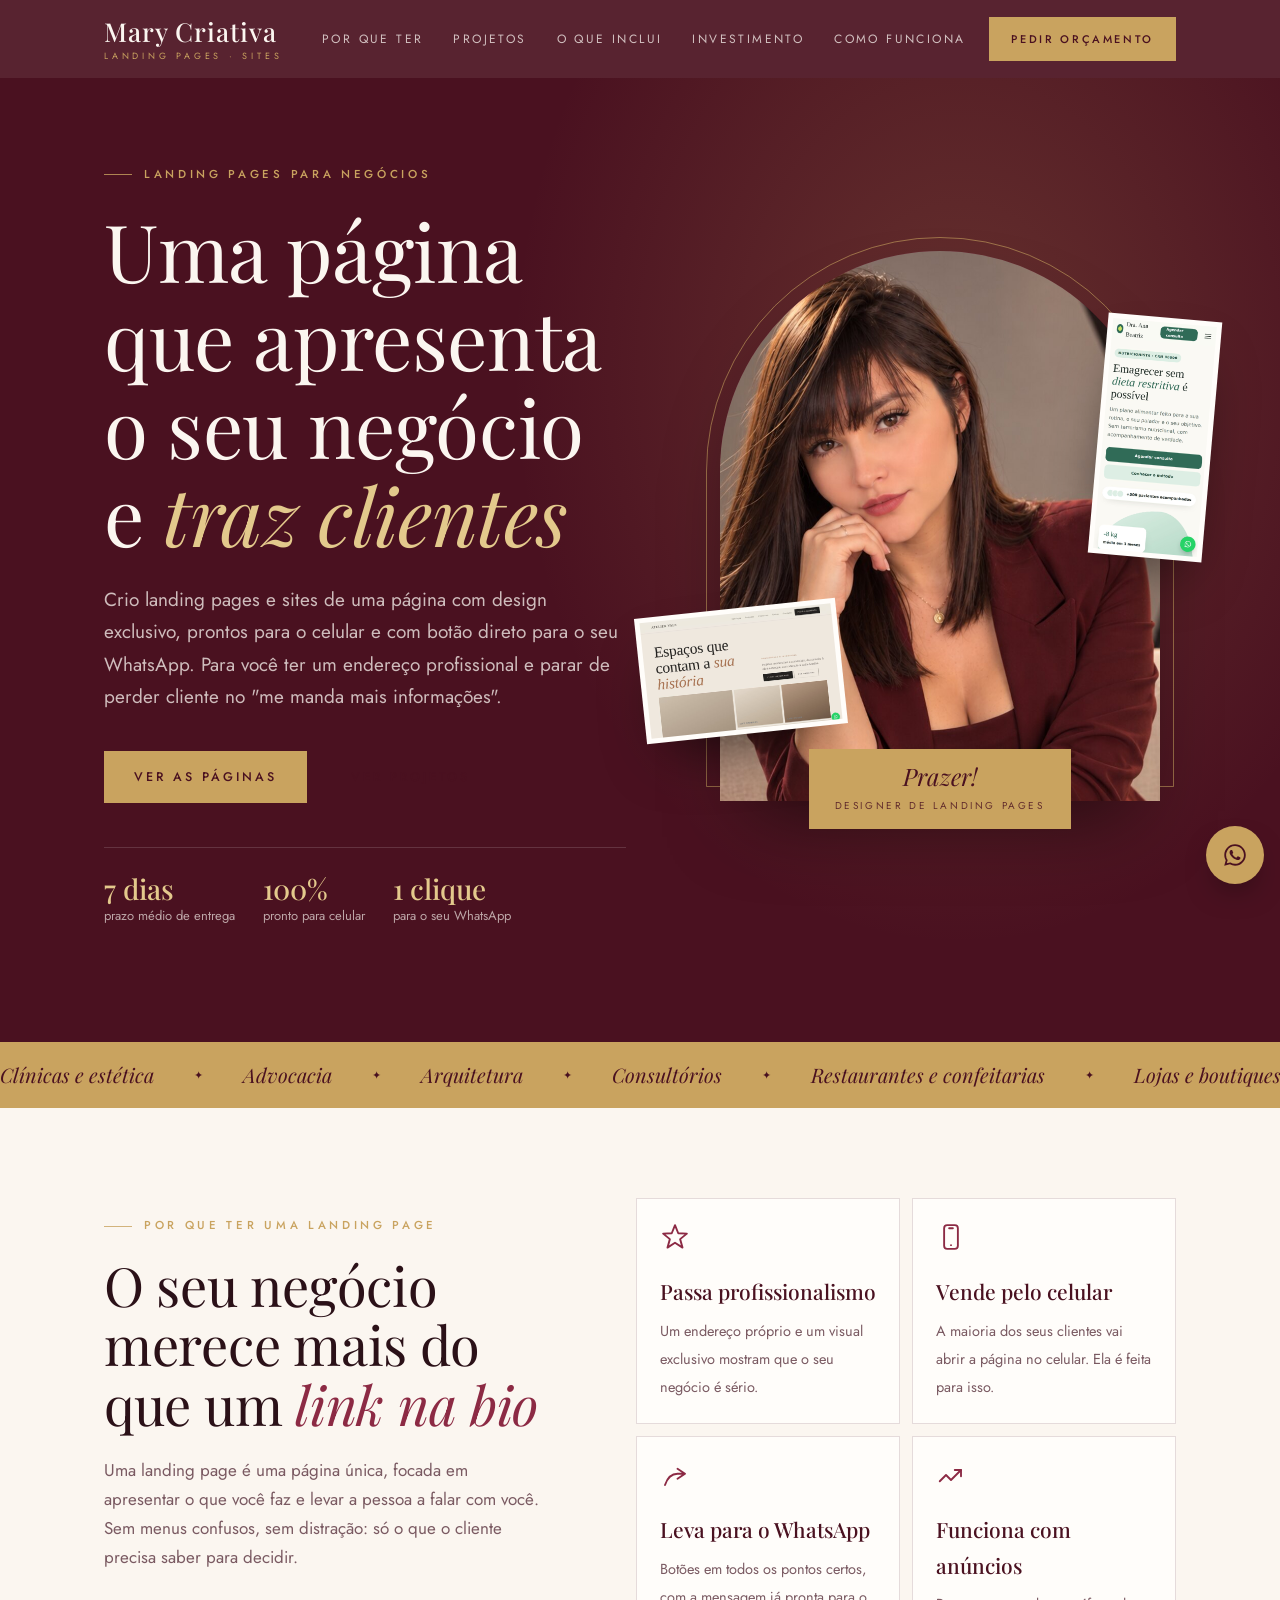
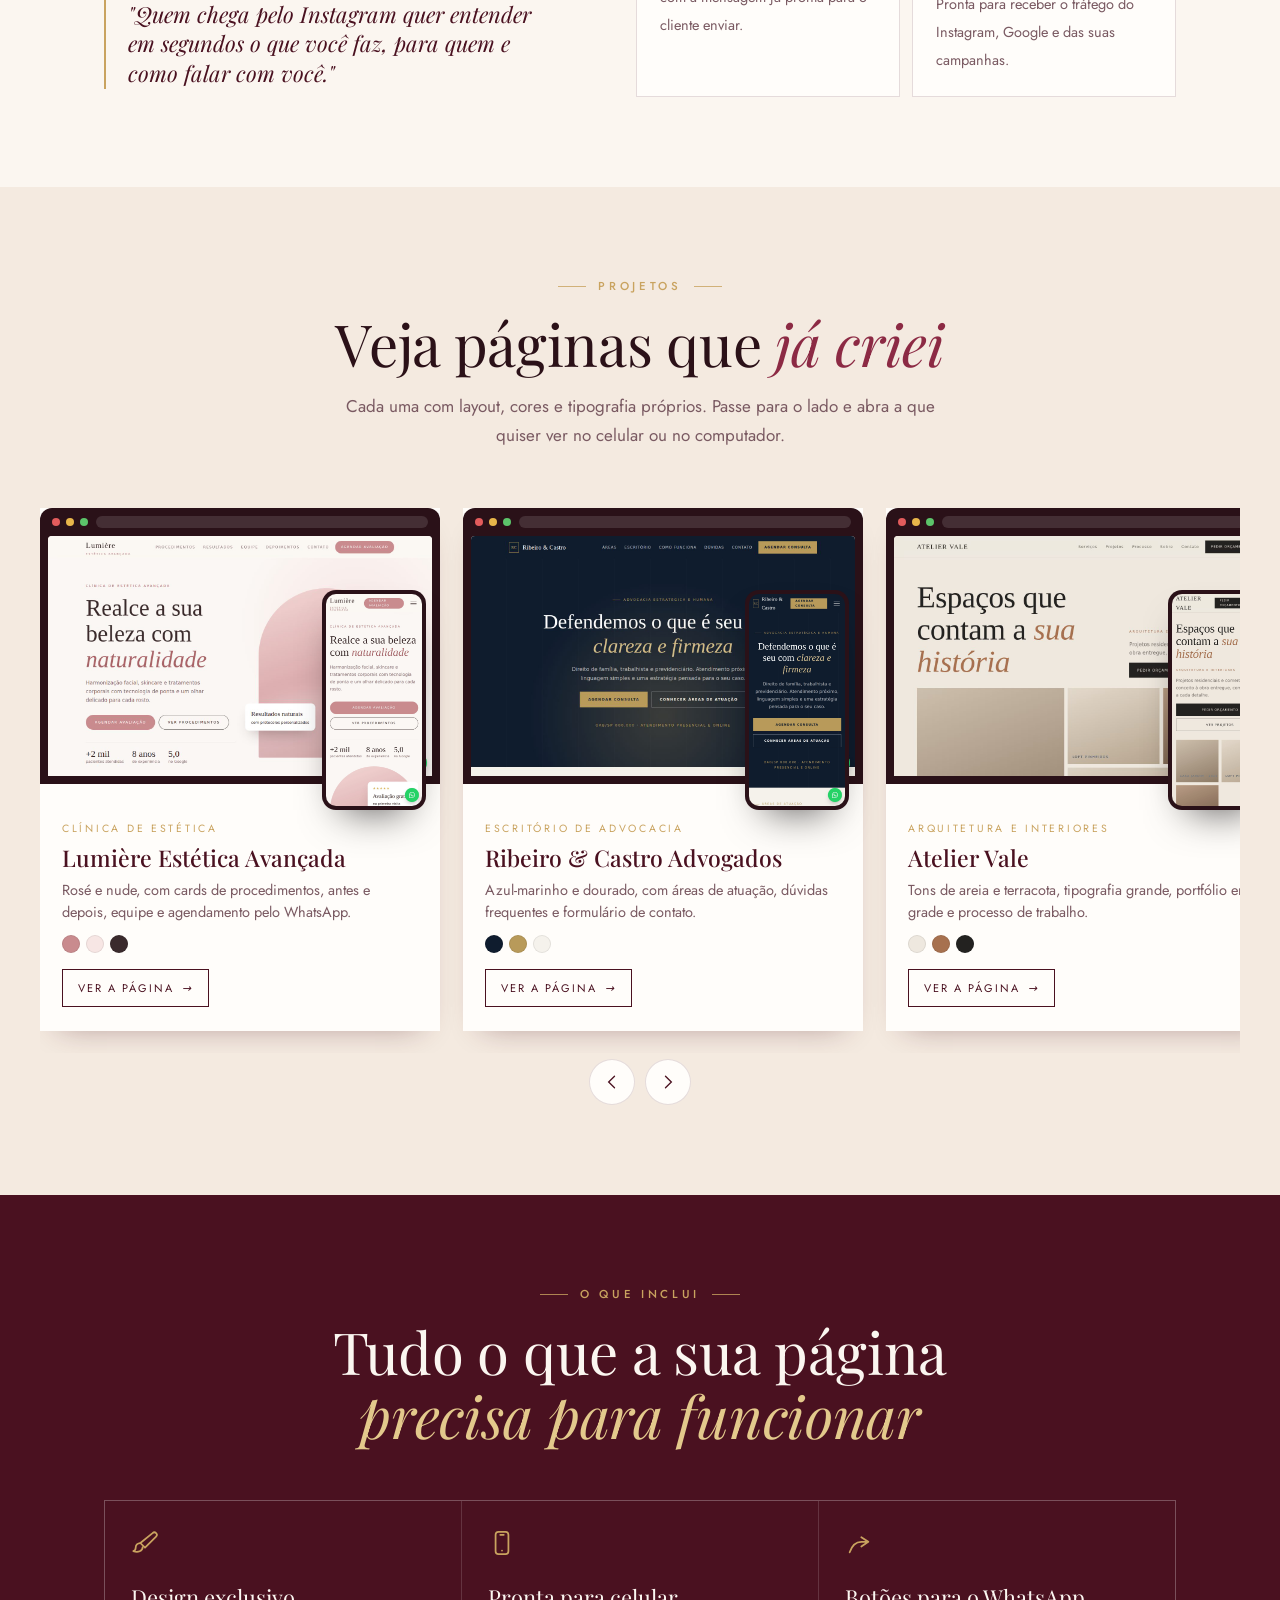
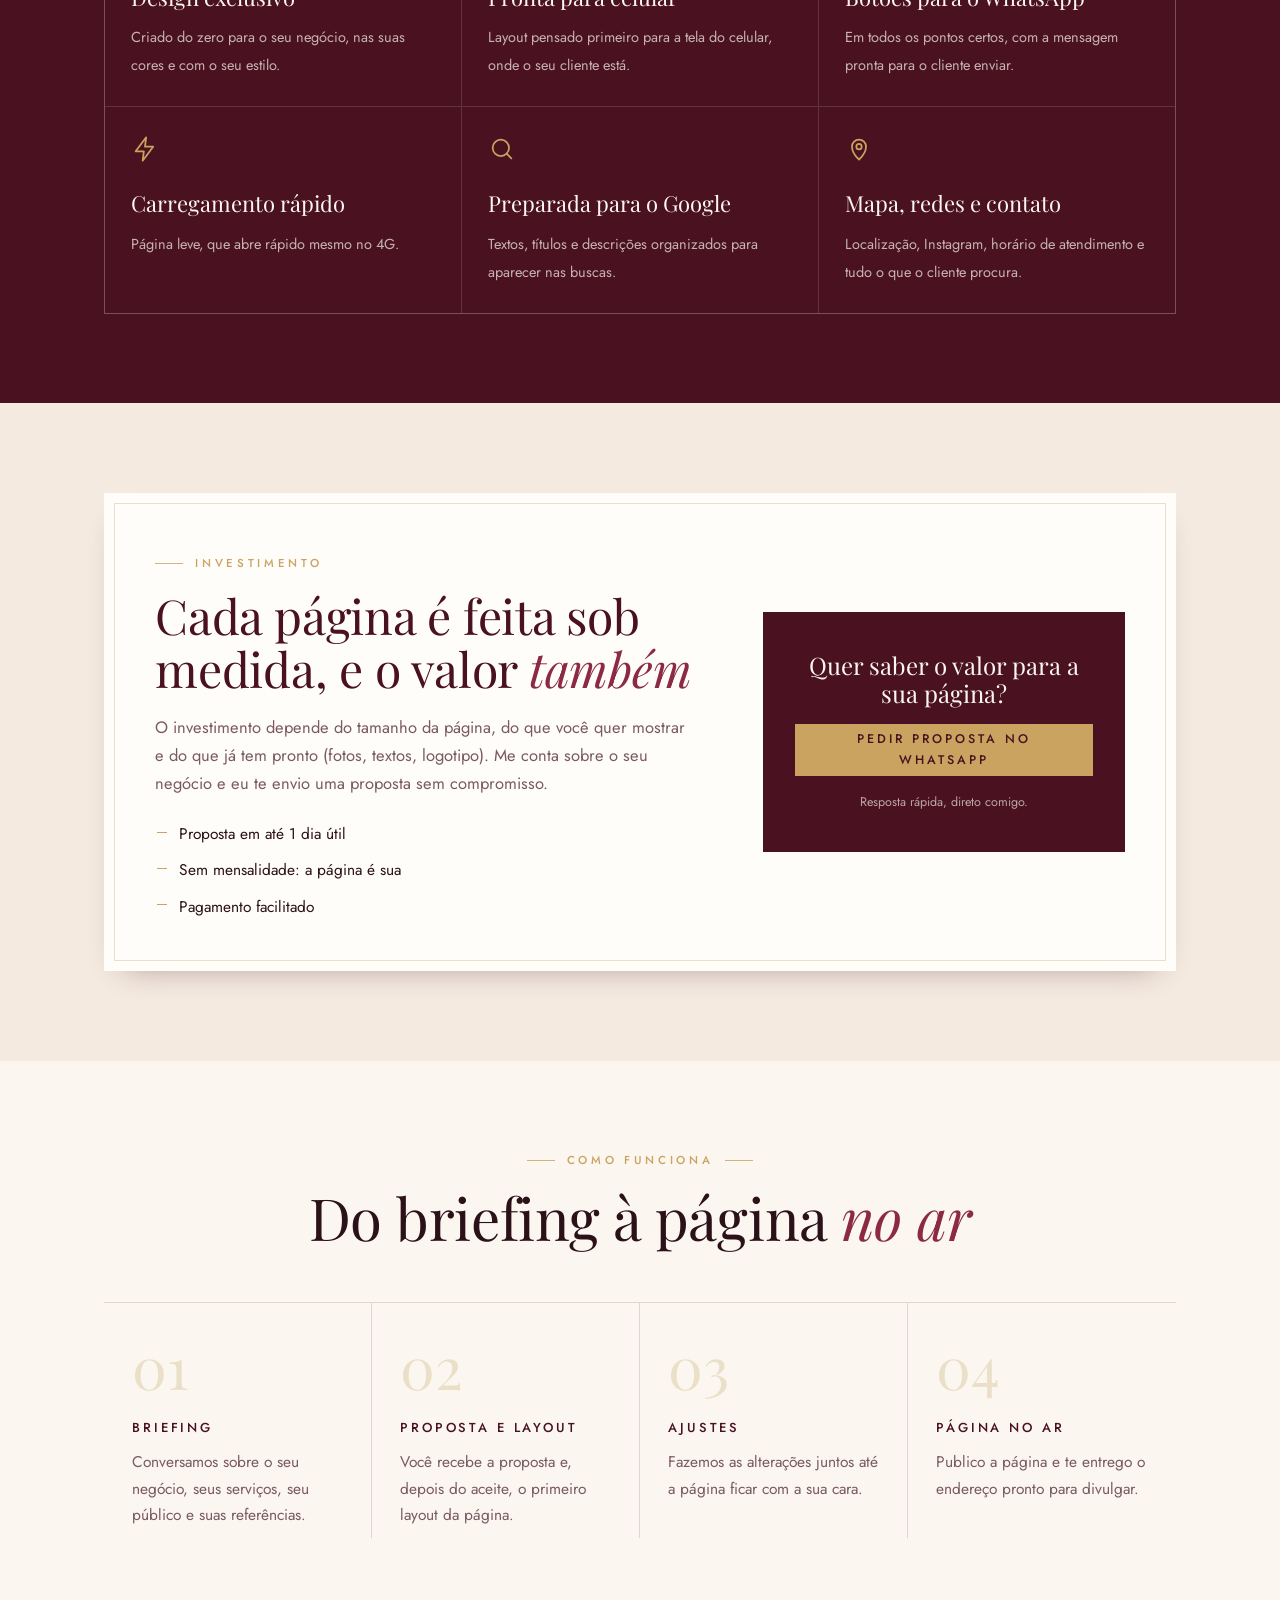
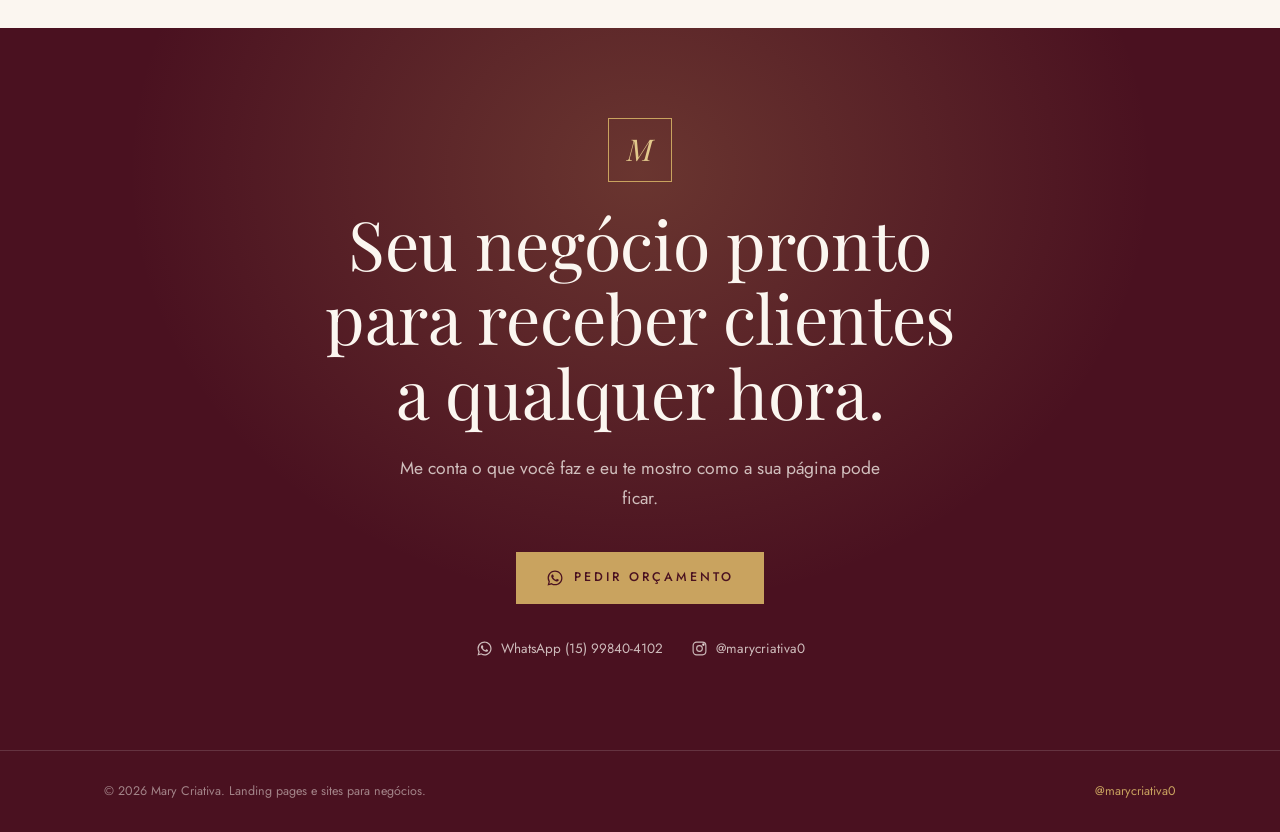
<file: landing-pages/index.html>
<!DOCTYPE html>
<html lang="pt-BR">
<head>
<meta charset="UTF-8">
<meta name="viewport" content="width=device-width, initial-scale=1, viewport-fit=cover">
<title>Landing Pages | Mary Criativa</title>
<meta name="description" content="Criação de landing pages e sites de uma página para negócios: design exclusivo, pronto para celular, com botão direto para o WhatsApp.">
<meta name="theme-color" content="#4A1120">
<link rel="preconnect" href="https://fonts.googleapis.com">
<link rel="preconnect" href="https://fonts.gstatic.com" crossorigin>
<link rel="stylesheet" href="https://fonts.googleapis.com/css2?family=Playfair+Display:ital,wght@0,400;0,500;0,600;1,400;1,500&family=Jost:wght@300;400;500;600&display=swap">
<style>
/* Catálogo de landing pages: vinho, dourado e off-white */
:root{
  color-scheme: light;
  --wine:#4A1120;
  --wine-2:#6B1A30;
  --wine-3:#8C2A44;
  --gold:#C9A35F;
  --gold-2:#E3C98C;
  --gold-soft:#EADFC7;
  --bg:#FBF6F0;
  --cream:#F4EAE0;
  --white:#FFFDFA;
  --ink:#2B1118;
  --ink-soft:#7A5A62;
  --line:rgba(74,17,32,.14);
  --line-l:rgba(255,253,250,.14);
  --serif:"Playfair Display", "Iowan Old Style", Georgia, serif;
  --sans:"Jost", "Avenir Next", "Segoe UI", system-ui, sans-serif;
  --gutter:clamp(16px,5vw,64px);
  --ease:cubic-bezier(.2,.75,.2,1);
  --shadow:0 30px 60px -36px rgba(74,17,32,.55);
  --shadow-sm:0 14px 30px -20px rgba(74,17,32,.45);
}
*{box-sizing:border-box}
html{scroll-behavior:smooth}
body{margin:0;background:var(--bg);color:var(--ink);font-family:var(--sans);font-weight:400;font-size:16.5px;line-height:1.7;-webkit-font-smoothing:antialiased;overflow-x:hidden}
img{max-width:100%;display:block}
a{color:inherit}
button{font:inherit;color:inherit}
h1,h2,h3{margin:0;font-family:var(--serif);font-weight:400;line-height:1.1;text-wrap:balance;letter-spacing:-.005em}
p{margin:0}
:focus-visible{outline:2px solid var(--gold);outline-offset:3px}
.wrap{max-width:1200px;margin-inline:auto;padding-inline:var(--gutter)}
.eyebrow{display:inline-flex;align-items:center;gap:12px;font-size:11.5px;font-weight:500;letter-spacing:.32em;text-transform:uppercase;color:var(--gold)}
.eyebrow::before,.eyebrow.both::after{content:"";width:28px;height:1px;background:currentColor;opacity:.8}
em.it{font-style:italic;color:var(--wine-3)}
.dark em.it{color:var(--gold-2)}
.sec{padding-block:clamp(56px,7vw,96px)}
.head{display:grid;justify-items:center;text-align:center;gap:16px;margin-bottom:clamp(30px,4.5vw,52px)}
.head h2{font-size:clamp(34px,5vw,58px)}
.head p{color:var(--ink-soft);max-width:600px;font-size:17px}
.dark{background:var(--wine);color:var(--bg)}
.dark .head p{color:rgba(251,246,240,.72)}

/* botoes */
.btn{display:inline-flex;align-items:center;justify-content:center;gap:10px;min-height:52px;padding:0 30px;font-size:12.5px;font-weight:500;letter-spacing:.24em;text-transform:uppercase;text-decoration:none;border:0;cursor:pointer;transition:background .4s var(--ease),color .4s var(--ease),box-shadow .4s var(--ease),transform .4s var(--ease);text-align:center}
.btn-wine{background:var(--wine);color:var(--bg)}
.btn-wine:hover{background:var(--gold);color:var(--wine)}
.btn-gold{background:var(--gold);color:var(--wine)}
.btn-gold:hover{background:var(--bg)}
.btn-line{background:transparent;color:var(--wine);box-shadow:inset 0 0 0 1px var(--wine)}
.btn-line:hover{background:var(--wine);color:var(--bg)}
.dark .btn-line{color:var(--bg);box-shadow:inset 0 0 0 1px rgba(251,246,240,.6)}
.dark .btn-line:hover{background:var(--bg);color:var(--wine)}
.btn svg{width:18px;height:18px;flex:none}

/* topo */
.header{position:sticky;top:0;z-index:50;padding-top:env(safe-area-inset-top,0px);background:rgba(74,17,32,.92);color:var(--bg);backdrop-filter:blur(14px);-webkit-backdrop-filter:blur(14px);transition:box-shadow .3s}
.header.scrolled{box-shadow:0 1px 0 var(--line-l)}
.header .wrap{display:flex;align-items:center;gap:24px;height:78px}
.logo{display:flex;flex-direction:column;text-decoration:none;line-height:1;margin-right:auto}
.logo b{font-family:var(--serif);font-weight:500;font-size:26px;letter-spacing:.04em}
.logo small{font-size:9px;letter-spacing:.42em;text-transform:uppercase;color:var(--gold);margin-top:6px;white-space:nowrap}
.nav{display:flex;gap:30px}
.nav a{white-space:nowrap;text-decoration:none;font-size:12px;letter-spacing:.2em;text-transform:uppercase;color:rgba(251,246,240,.75);transition:color .3s}
.nav a:hover{color:var(--gold)}
.header .btn{min-height:44px;padding:0 22px;font-size:11px}
.menu-btn{display:none;width:46px;height:46px;border:0;background:none;cursor:pointer;place-items:center;margin-right:-10px;color:var(--bg)}
.menu-btn svg{width:26px;height:26px}
.sheet{position:fixed;inset:0;z-index:70;background:rgba(43,17,24,.5);opacity:0;visibility:hidden;transition:opacity .35s,visibility .35s}
.sheet.open{opacity:1;visibility:visible}
.sheet-panel{position:absolute;top:0;right:0;bottom:0;width:min(380px,88vw);background:var(--wine);color:var(--bg);padding:calc(22px + env(safe-area-inset-top,0px)) 28px 32px;display:flex;flex-direction:column;transform:translateX(100%);transition:transform .5s var(--ease);overflow:auto}
.sheet.open .sheet-panel{transform:none}
.sheet-close{align-self:flex-end;width:44px;height:44px;border:0;background:none;color:var(--bg);cursor:pointer;display:grid;place-items:center;margin:0 -10px 18px 0}
.sheet-close svg{width:22px;height:22px}
.sheet a:not(.btn){text-decoration:none;font-family:var(--serif);font-size:26px;padding:12px 0;border-bottom:1px solid var(--line-l);display:flex;justify-content:space-between;align-items:center}
.sheet a span{font-family:var(--sans);font-size:13px;color:var(--gold)}
.sheet .btn{margin-top:30px}
.sheet .note{margin-top:auto;padding-top:30px;font-size:13px;color:rgba(251,246,240,.6)}

/* hero */
.hero{position:relative;overflow:hidden;background:var(--wine);color:var(--bg);padding-block:clamp(40px,6vw,84px) clamp(72px,9vw,120px)}
.hero::before{content:"";position:absolute;inset:-30% -10% auto 40%;height:120%;background:radial-gradient(closest-side,rgba(201,163,95,.22),transparent);pointer-events:none}
.hero .wrap{position:relative;display:grid;grid-template-columns:1.05fr .95fr;gap:clamp(40px,6vw,90px);align-items:center}
.hero h1{font-size:clamp(42px,6.4vw,80px);margin:22px 0 26px}
.hero h1 em{font-style:italic;color:var(--gold-2)}
.hero .lead{font-size:clamp(16.5px,1.6vw,19px);color:rgba(251,246,240,.75);max-width:520px}
.hero .ctas{display:flex;flex-wrap:wrap;gap:14px;margin-top:38px}
.hero .facts{display:flex;flex-wrap:wrap;gap:10px 28px;margin-top:44px;padding-top:26px;border-top:1px solid var(--line-l);font-size:13px;color:rgba(251,246,240,.65)}
.hero .facts b{display:block;font-family:var(--serif);font-weight:500;font-size:28px;color:var(--gold-2);line-height:1.1}
.portrait{position:relative;justify-self:center;width:min(440px,100%);margin-bottom:30px}
.portrait .arch{position:relative;aspect-ratio:4/5;border-radius:999px 999px 0 0;overflow:hidden;box-shadow:0 40px 80px -30px rgba(0,0,0,.6);background:var(--wine-2)}
.portrait .arch img{position:absolute;left:0;top:0;width:100%;height:100%;object-fit:cover;object-position:50% 22%;transform:translateY(var(--py,0px)) scale(1.04);animation:kb 16s ease-in-out infinite alternate}
@keyframes kb{to{transform:translateY(var(--py,0px)) scale(1.12)}}
.portrait .ring{position:absolute;inset:-14px -14px 14px;border-radius:999px 999px 0 0;border:1px solid var(--gold);opacity:.6;pointer-events:none}
.float{position:absolute;z-index:2;background:var(--white);padding:5px;box-shadow:0 30px 60px -24px rgba(0,0,0,.7);animation:bob 7s ease-in-out infinite;border:0;cursor:pointer}
.float img{width:100%;height:100%;object-fit:cover;object-position:top;display:block}
.f1{left:-18%;bottom:12%;width:46%;aspect-ratio:16/10;rotate:-6deg}
.f2{right:-12%;top:12%;width:26%;aspect-ratio:9/19;rotate:5deg;animation-delay:-3.5s}
@keyframes bob{50%{translate:0 -14px}}
.hello{position:absolute;z-index:3;left:50%;bottom:-28px;translate:-50% 0;background:var(--gold);color:var(--wine);padding:14px 26px 12px;text-align:center;white-space:nowrap}
.hello b{display:block;font-family:var(--serif);font-style:italic;font-weight:400;font-size:24px;line-height:1.1}
.hello span{font-size:10px;letter-spacing:.26em;text-transform:uppercase;opacity:.8}
.anim .portrait{opacity:0;transform:translateY(30px);transition:opacity 1.2s var(--ease),transform 1.4s var(--ease)}
.anim .portrait .float{opacity:0;transition:opacity 1s var(--ease) .6s}
.ready .portrait{opacity:1;transform:none}
.ready .portrait .float{opacity:1}

/* faixa de segmentos */
.ribbon{background:var(--gold);color:var(--wine);overflow:hidden}
.ribbon .track{display:flex;gap:40px;width:max-content;padding:16px 0;animation:slide 60s linear infinite}
.ribbon span{display:flex;align-items:center;gap:40px;font-family:var(--serif);font-style:italic;font-size:20px;white-space:nowrap}
.ribbon span::after{content:"✦";font-style:normal;font-size:11px}
@keyframes slide{to{transform:translateX(-50%)}}

/* por que */
.why .wrap{display:grid;grid-template-columns:.9fr 1.1fr;gap:clamp(40px,7vw,100px);align-items:center}
.why h2{font-size:clamp(34px,4.6vw,54px);margin:20px 0 22px}
.why p{color:var(--ink-soft);max-width:520px;font-size:17px}
.why .quote{margin:28px 0 0;padding-left:22px;border-left:2px solid var(--gold);font-family:var(--serif);font-style:italic;font-size:22px;line-height:1.35;color:var(--wine)}
.bens{display:grid;grid-template-columns:1fr 1fr;gap:12px}
.ben{padding:24px;background:var(--white);box-shadow:inset 0 0 0 1px var(--line);transition:transform .5s var(--ease),box-shadow .5s var(--ease)}
.ben:hover{transform:translateY(-4px);box-shadow:inset 0 0 0 1px var(--gold),var(--shadow-sm)}
.ben svg{width:30px;height:30px;color:var(--wine-3);margin-bottom:14px}
.ben b{display:block;font-family:var(--serif);font-weight:500;font-size:21px;margin-bottom:6px;color:var(--wine)}
.ben span{font-size:14.5px;color:var(--ink-soft);line-height:1.5}

/* portfolio */
.work{background:var(--cream)}
.proj-row{display:flex;gap:clamp(14px,1.8vw,24px);overflow-x:auto;scroll-snap-type:x mandatory;padding:6px var(--gutter) 22px;margin-inline:calc(-1 * var(--gutter));scrollbar-width:none;-webkit-overflow-scrolling:touch}
.proj-row::-webkit-scrollbar{display:none}
.case{flex:0 0 min(400px,86vw);scroll-snap-align:start;background:var(--white);box-shadow:var(--shadow-sm);display:flex;flex-direction:column;transition:transform .6s var(--ease),box-shadow .6s var(--ease)}
.case:hover{transform:translateY(-6px);box-shadow:var(--shadow)}
.browser{position:relative;background:#2a1118;padding:28px 8px 8px;border-radius:12px 12px 0 0}
.browser::before{content:"";position:absolute;left:12px;top:10px;width:8px;height:8px;border-radius:50%;background:#E25C5C;box-shadow:14px 0 0 #E8B64A,28px 0 0 #5CC46A}
.browser .url{position:absolute;left:56px;right:12px;top:8px;height:12px;border-radius:6px;background:rgba(255,255,255,.12)}
.screen{position:relative;aspect-ratio:16/10;overflow:hidden;background:var(--bg);border-radius:4px 4px 0 0}
.screen img{position:absolute;inset:0;width:100%;height:100%;object-fit:cover;object-position:top;transition:transform 1.4s var(--ease)}
.case:hover .screen img{transform:scale(1.04)}
.case .phone{position:absolute;right:14px;bottom:-26px;width:26%;aspect-ratio:9/19;padding:4px;border-radius:14px;background:#2a1118;box-shadow:0 20px 40px -20px rgba(0,0,0,.7);z-index:2}
.case .phone img{width:100%;height:100%;object-fit:cover;object-position:top;border-radius:10px;display:block}
.case .pal{display:flex;gap:6px;margin-top:12px}
.case .pal i{width:18px;height:18px;border-radius:50%;box-shadow:inset 0 0 0 1px rgba(0,0,0,.08)}
.case .cb{padding:36px 22px 24px}
.case .links{display:flex;flex-wrap:wrap;gap:8px;margin-top:16px}
.case .links a{display:inline-flex;align-items:center;gap:8px;padding:10px 16px;font-size:11px;letter-spacing:.18em;text-transform:uppercase;text-decoration:none;color:var(--wine);box-shadow:inset 0 0 0 1px var(--wine);transition:.3s}
.case .links a:hover{background:var(--wine);color:var(--bg)}
.case .cb small{display:block;font-size:10.5px;letter-spacing:.26em;text-transform:uppercase;color:var(--gold);margin-bottom:6px}
.case .cb b{display:block;font-family:var(--serif);font-weight:500;font-size:23px;color:var(--wine);line-height:1.2}
.case .cb p{margin-top:8px;font-size:14.5px;color:var(--ink-soft);line-height:1.5}
.proj-nav{display:flex;justify-content:center;gap:10px;margin-top:6px}
.proj-nav button{width:46px;height:46px;border:0;border-radius:50%;background:var(--white);color:var(--wine);cursor:pointer;display:grid;place-items:center;box-shadow:inset 0 0 0 1px var(--line);transition:background .3s,color .3s}
.proj-nav button:hover{background:var(--wine);color:var(--bg)}
.proj-nav svg{width:20px;height:20px}

/* incluso */
.inc{display:grid;grid-template-columns:repeat(3,1fr);gap:1px;background:var(--line-l);border:1px solid var(--line-l)}
.inc div{padding:28px 26px;background:var(--wine)}
.inc svg{width:28px;height:28px;color:var(--gold);margin-bottom:14px}
.inc b{display:block;font-family:var(--serif);font-weight:400;font-size:22px;margin-bottom:6px}
.inc span{font-size:14.5px;color:rgba(251,246,240,.7);line-height:1.5}

/* investimento */
.quote-sec{background:var(--cream)}
.quote-box{display:grid;grid-template-columns:1.2fr .8fr;gap:clamp(30px,5vw,70px);align-items:center;background:var(--white);padding:clamp(28px,4vw,56px);box-shadow:var(--shadow-sm);position:relative}
.quote-box::before{content:"";position:absolute;inset:10px;border:1px solid var(--gold-soft);pointer-events:none}
.quote-box h2{font-size:clamp(30px,4vw,48px);margin:16px 0 18px;color:var(--wine)}
.quote-box p{color:var(--ink-soft);font-size:16.5px}
.quote-box ul{list-style:none;margin:24px 0 0;padding:0;display:grid;gap:10px}
.quote-box li{position:relative;padding-left:24px;font-size:15.5px}
.quote-box li::before{content:"";position:absolute;left:2px;top:.68em;width:10px;height:1px;background:var(--gold)}
.quote-cta{display:grid;gap:16px;justify-items:center;text-align:center;padding:clamp(24px,3vw,40px) clamp(18px,2.5vw,32px);background:var(--wine);color:var(--bg)}
.quote-cta b{font-family:var(--serif);font-weight:400;font-size:24px;line-height:1.2}
.quote-cta .btn{width:100%;background:var(--gold);color:var(--wine)}
.quote-cta .btn:hover{background:var(--bg)}
.quote-cta span{font-size:12.5px;color:rgba(251,246,240,.65)}

/* como funciona */
.steps{display:grid;grid-template-columns:repeat(4,1fr);border-top:1px solid var(--line)}
.step{padding:34px clamp(16px,2.2vw,30px) 10px;border-right:1px solid var(--line)}
.step:last-child{border-right:0}
.step .n{font-family:var(--serif);font-size:58px;line-height:1;color:var(--gold-soft)}
.step h3{font-family:var(--sans);font-weight:500;font-size:13px;letter-spacing:.22em;text-transform:uppercase;margin:20px 0 12px;line-height:1.5;color:var(--wine)}
.step p{color:var(--ink-soft);font-size:15.5px}

/* final */
.final{position:relative;overflow:hidden;text-align:center}
.final::before{content:"";position:absolute;inset:-40% 10% auto;height:120%;background:radial-gradient(closest-side,rgba(201,163,95,.25),transparent);pointer-events:none}
.final .wrap{position:relative;display:grid;justify-items:center;gap:24px}
.final .mark{width:64px;height:64px;border:1px solid var(--gold);display:grid;place-items:center;font-family:var(--serif);font-style:italic;font-size:30px;color:var(--gold-2)}
.final h2{font-size:clamp(36px,5.6vw,68px);max-width:900px}
.final p{color:rgba(251,246,240,.75);max-width:520px;font-size:17.5px}
.final .btn{margin-top:14px}
.final .contact{display:flex;flex-wrap:wrap;justify-content:center;gap:10px 28px;margin-top:10px;font-size:13.5px}
.final .contact a{color:rgba(251,246,240,.75);text-decoration:none;display:inline-flex;align-items:center;gap:8px}
.final .contact a:hover{color:var(--gold-2)}
.final .contact svg{width:17px;height:17px}
.footer{padding:30px 0 calc(30px + env(safe-area-inset-bottom,0px));background:var(--wine);color:rgba(251,246,240,.5);border-top:1px solid var(--line-l);font-size:12.5px}
.footer .wrap{display:flex;flex-wrap:wrap;justify-content:space-between;gap:12px}
.footer a{color:var(--gold);text-decoration:none}

.wa{position:fixed;right:max(16px,env(safe-area-inset-right,0px));bottom:max(16px,env(safe-area-inset-bottom,0px));z-index:40;width:58px;height:58px;border-radius:50%;background:var(--gold);color:var(--wine);display:grid;place-items:center;box-shadow:0 14px 30px -12px rgba(0,0,0,.5);transition:transform .35s var(--ease),background .35s}
.wa:hover{transform:scale(1.06);background:var(--wine-3);color:#fff}
.wa svg{width:26px;height:26px}

/* aparecer ao rolar */
.anim .rv{opacity:0;transform:translateY(28px);transition:opacity 1s var(--ease),transform 1s var(--ease);transition-delay:var(--d,0s)}
.anim .rv.in{opacity:1;transform:none}

@media (max-width:1080px){
  .nav{display:none}
  .menu-btn{display:grid}
}
@media (max-width:940px){
  .hero .wrap{grid-template-columns:1fr}
  .portrait{width:min(380px,78%)}
  .why .wrap{grid-template-columns:1fr}
  .inc{grid-template-columns:1fr 1fr}
  .quote-box{grid-template-columns:1fr}
  .steps{grid-template-columns:1fr 1fr}
  .step:nth-child(2){border-right:0}
  .step:nth-child(-n+2){border-bottom:1px solid var(--line);padding-bottom:30px}
}
@media (max-width:640px){
  body{font-size:16px}
  .header .wrap{height:68px}
  .header .btn{display:none}
  .hero{padding-top:28px}
  .hero .ctas .btn{flex:1 1 100%}
  .portrait{width:72%;order:-1;margin:6px auto 36px}
  .f1{left:-20%;width:54%}
  .f2{right:-14%;width:30%}
  .hello{padding:10px 18px 9px}
  .hello b{font-size:20px}
  .bens{grid-template-columns:1fr}
  .inc{grid-template-columns:1fr}
  .steps{grid-template-columns:1fr}
  .step{border-right:0;border-bottom:1px solid var(--line);padding:26px 0}
  .step:last-child{border-bottom:0}
}
@media (prefers-reduced-motion:reduce){
  html{scroll-behavior:auto}
  .ribbon .track{animation:none}
  .portrait .arch img,.float{animation:none}
  *{transition-duration:.01ms!important}
}
</style>
</head>
<body>

<header class="header" id="header">
  <div class="wrap">
    <a class="logo" href="#inicio" aria-label="Início">
      <b class="js-brand">Mary Criativa</b>
      <small>Landing pages · Sites</small>
    </a>
    <nav class="nav" aria-label="Seções">
      <a href="#porque">Por que ter</a>
      <a href="#projetos">Projetos</a>
      <a href="#incluso">O que inclui</a>
      <a href="#orcar">Investimento</a>
      <a href="#como-funciona">Como funciona</a>
    </nav>
    <a class="btn btn-gold js-wa" href="#" data-msg="Oi! Vi o catálogo de landing pages e quero um orçamento para o meu negócio.">Pedir orçamento</a>
    <button class="menu-btn" id="menuBtn" type="button" aria-label="Abrir menu" aria-expanded="false" aria-controls="sheet">
      <svg viewBox="0 0 24 24" fill="none" stroke="currentColor" stroke-width="1.4" stroke-linecap="round" aria-hidden="true"><path d="M3 7h18M3 12h18M9 17h12"/></svg>
    </button>
  </div>
</header>

<div class="sheet" id="sheet" aria-hidden="true">
  <div class="sheet-panel" role="dialog" aria-modal="true" aria-label="Menu">
    <button class="sheet-close" id="sheetClose" type="button" aria-label="Fechar menu">
      <svg viewBox="0 0 24 24" fill="none" stroke="currentColor" stroke-width="1.4" stroke-linecap="round" aria-hidden="true"><path d="M5 5l14 14M19 5 5 19"/></svg>
    </button>
    <a href="#porque">Por que ter <span>01</span></a>
    <a href="#projetos">Projetos <span>02</span></a>
    <a href="#incluso">O que inclui <span>03</span></a>
    <a href="#orcar">Investimento <span>04</span></a>
    <a href="#como-funciona">Como funciona <span>05</span></a>
    <a class="btn btn-gold js-wa" href="#" data-msg="Oi! Vi o catálogo de landing pages e quero um orçamento para o meu negócio.">Pedir orçamento</a>
    <p class="note">Landing pages e sites de uma página para negócios que querem vender mais pelo celular.</p>
  </div>
</div>

<main>

<section class="hero" id="inicio">
  <div class="wrap">
    <div>
      <span class="eyebrow">Landing pages para negócios</span>
      <h1>Uma página que apresenta o seu negócio e <em>traz clientes</em></h1>
      <p class="lead">Crio landing pages e sites de uma página com design exclusivo, prontos para o celular e com botão direto para o seu WhatsApp. Para você ter um endereço profissional e parar de perder cliente no "me manda mais informações".</p>
      <div class="ctas">
        <a class="btn btn-gold" href="#projetos">Ver as páginas</a>
        <a class="btn btn-line" href="#projetos">Ver projetos</a>
      </div>
      <div class="facts">
        <div><b>7 dias</b>prazo médio de entrega</div>
        <div><b>100%</b>pronto para celular</div>
        <div><b>1 clique</b>para o seu WhatsApp</div>
      </div>
    </div>
    <div class="portrait">
      <span class="ring" aria-hidden="true"></span>
      <div class="arch"><img id="heroImg" src="img/designer.jpg" alt="Designer de landing pages" fetchpriority="high"></div>
      <a class="float f1" href="#projetos" aria-label="Ver projetos"><img src="img/arquitetura-desktop.jpg" alt=""></a>
      <a class="float f2" href="#projetos" aria-label="Ver projetos"><img src="img/nutricionista-mobile.jpg" alt=""></a>
      <div class="hello"><b>Prazer!</b><span>Designer de landing pages</span></div>
    </div>
  </div>
</section>

<div class="ribbon" aria-hidden="true"><div class="track" id="ribbon"></div></div>

<section class="sec why" id="porque">
  <div class="wrap">
    <div class="rv">
      <span class="eyebrow">Por que ter uma landing page</span>
      <h2>O seu negócio merece mais do que um <em class="it">link na bio</em></h2>
      <p>Uma landing page é uma página única, focada em apresentar o que você faz e levar a pessoa a falar com você. Sem menus confusos, sem distração: só o que o cliente precisa saber para decidir.</p>
      <p class="quote">"Quem chega pelo Instagram quer entender em segundos o que você faz, para quem e como falar com você."</p>
    </div>
    <div class="bens">
      <div class="ben rv"><svg viewBox="0 0 24 24" fill="none" stroke="currentColor" stroke-width="1.5" stroke-linecap="round" stroke-linejoin="round"><path d="M12 2.5 14.6 9l6.9.3-5.4 4.4 1.9 6.8L12 16.6l-6 3.9 1.9-6.8L2.5 9.3 9.4 9Z"/></svg><b>Passa profissionalismo</b><span>Um endereço próprio e um visual exclusivo mostram que o seu negócio é sério.</span></div>
      <div class="ben rv" style="--d:.08s"><svg viewBox="0 0 24 24" fill="none" stroke="currentColor" stroke-width="1.5" stroke-linecap="round" stroke-linejoin="round"><rect x="6.5" y="2.5" width="11" height="19" rx="2.5"/><path d="M10.5 5h3M12 18.5h.01"/></svg><b>Vende pelo celular</b><span>A maioria dos seus clientes vai abrir a página no celular. Ela é feita para isso.</span></div>
      <div class="ben rv" style="--d:.16s"><svg viewBox="0 0 24 24" fill="none" stroke="currentColor" stroke-width="1.5" stroke-linecap="round" stroke-linejoin="round"><path d="M4 20c2-6 6-9 10-9h6M14 7l6 4-6 4"/></svg><b>Leva para o WhatsApp</b><span>Botões em todos os pontos certos, com a mensagem já pronta para o cliente enviar.</span></div>
      <div class="ben rv" style="--d:.24s"><svg viewBox="0 0 24 24" fill="none" stroke="currentColor" stroke-width="1.5" stroke-linecap="round" stroke-linejoin="round"><path d="M3 17l5-5 4 4 8-8"/><path d="M15 8h5v5"/></svg><b>Funciona com anúncios</b><span>Pronta para receber o tráfego do Instagram, Google e das suas campanhas.</span></div>
    </div>
  </div>
</section>

<section class="sec work" id="projetos">
  <div class="wrap">
    <div class="head rv">
      <span class="eyebrow both">Projetos</span>
      <h2>Veja páginas que <em class="it">já criei</em></h2>
      <p>Cada uma com layout, cores e tipografia próprios. Passe para o lado e abra a que quiser ver no celular ou no computador.</p>
    </div>
    <div class="proj-row rv" id="projRow"></div>
    <div class="proj-nav rv" aria-hidden="true">
      <button type="button" id="projPrev" aria-label="Anterior"><svg viewBox="0 0 24 24" fill="none" stroke="currentColor" stroke-width="1.6" stroke-linecap="round"><path d="M15 5l-7 7 7 7"/></svg></button>
      <button type="button" id="projNext" aria-label="Próximo"><svg viewBox="0 0 24 24" fill="none" stroke="currentColor" stroke-width="1.6" stroke-linecap="round"><path d="M9 5l7 7-7 7"/></svg></button>
    </div>
  </div>
</section>

<section class="sec dark" id="incluso">
  <div class="wrap">
    <div class="head rv">
      <span class="eyebrow both">O que inclui</span>
      <h2>Tudo o que a sua página <em class="it">precisa para funcionar</em></h2>
    </div>
    <div class="inc rv" id="inc"></div>
  </div>
</section>

<section class="sec quote-sec" id="orcar">
  <div class="wrap">
    <div class="quote-box rv">
      <div>
        <span class="eyebrow">Investimento</span>
        <h2>Cada página é feita sob medida, e o valor <em class="it">também</em></h2>
        <p>O investimento depende do tamanho da página, do que você quer mostrar e do que já tem pronto (fotos, textos, logotipo). Me conta sobre o seu negócio e eu te envio uma proposta sem compromisso.</p>
        <ul>
          <li>Proposta em até 1 dia útil</li>
          <li>Sem mensalidade: a página é sua</li>
          <li>Pagamento facilitado</li>
        </ul>
      </div>
      <div class="quote-cta">
        <b>Quer saber o valor para a sua página?</b>
        <a class="btn btn-wine js-wa" href="#" data-msg="Oi! Vi o catálogo de landing pages e quero uma proposta para o meu negócio.">Pedir proposta no WhatsApp</a>
        <span>Resposta rápida, direto comigo.</span>
      </div>
    </div>
  </div>
</section>

<section class="sec" id="como-funciona">
  <div class="wrap">
    <div class="head rv">
      <span class="eyebrow both">Como funciona</span>
      <h2>Do briefing à página <em class="it">no ar</em></h2>
    </div>
    <div class="steps" id="steps"></div>
  </div>
</section>

<section class="sec dark final" id="orcamento">
  <div class="wrap">
    <span class="mark rv">M</span>
    <h2 class="rv">Seu negócio pronto para receber clientes a qualquer hora.</h2>
    <p class="rv">Me conta o que você faz e eu te mostro como a sua página pode ficar.</p>
    <a class="btn btn-gold rv js-wa" href="#" data-msg="Oi! Vi o catálogo de landing pages e quero um orçamento para o meu negócio.">
      <svg viewBox="0 0 24 24" fill="currentColor" aria-hidden="true"><use href="#i-wa"/></svg>Pedir orçamento</a>
    <div class="contact rv">
      <a class="js-wa" href="#" data-msg="Oi! Vi o catálogo de landing pages."><svg viewBox="0 0 24 24" fill="currentColor" aria-hidden="true"><use href="#i-wa"/></svg><span id="waText"></span></a>
      <a class="js-ig" href="#" target="_blank" rel="noopener"><svg viewBox="0 0 24 24" fill="none" stroke="currentColor" stroke-width="1.6" aria-hidden="true"><rect x="3" y="3" width="18" height="18" rx="5"/><circle cx="12" cy="12" r="4"/><circle cx="17.5" cy="6.5" r="1" fill="currentColor"/></svg><span id="igText"></span></a>
    </div>
  </div>
</section>

</main>

<footer class="footer">
  <div class="wrap">
    <span>© <span id="year"></span> <span class="js-brand">Mary Criativa</span>. Landing pages e sites para negócios.</span>
    <a class="js-ig" href="#" target="_blank" rel="noopener">@marycriativa0</a>
  </div>
</footer>

<a class="wa js-wa" href="#" data-msg="Oi! Vi o catálogo de landing pages e quero saber mais." aria-label="Falar no WhatsApp">
  <svg viewBox="0 0 24 24" fill="currentColor" aria-hidden="true"><use href="#i-wa"/></svg>
</a>

<svg width="0" height="0" style="position:absolute" aria-hidden="true">
  <defs>
    <symbol id="i-wa" viewBox="0 0 24 24"><path d="M12.04 2C6.58 2 2.13 6.45 2.13 11.91c0 1.75.46 3.45 1.32 4.95L2.05 22l5.25-1.38a9.9 9.9 0 0 0 4.74 1.21c5.46 0 9.91-4.45 9.91-9.91S17.5 2 12.04 2Zm0 18.15a8.2 8.2 0 0 1-4.2-1.15l-.3-.18-3.12.82.83-3.04-.2-.31a8.21 8.21 0 0 1 6.99-12.53c4.54 0 8.23 3.7 8.23 8.24s-3.69 8.15-8.23 8.15Zm4.52-6.16c-.25-.12-1.47-.72-1.69-.81-.23-.08-.39-.12-.56.13-.16.25-.64.81-.79.97-.14.17-.29.19-.54.06-.25-.12-1.05-.39-1.99-1.23-.74-.66-1.23-1.47-1.38-1.72-.14-.25-.02-.38.11-.51.11-.11.25-.29.37-.43.13-.15.17-.25.25-.42.08-.16.04-.31-.02-.43-.06-.13-.56-1.35-.77-1.84-.2-.48-.41-.42-.56-.43h-.48c-.17 0-.43.06-.66.31-.22.25-.86.85-.86 2.07 0 1.22.89 2.4 1.01 2.56.12.17 1.75 2.67 4.23 3.74.59.26 1.05.41 1.41.52.59.19 1.13.16 1.56.1.48-.07 1.47-.6 1.67-1.18.21-.58.21-1.07.14-1.18-.06-.1-.22-.16-.47-.28Z"/></symbol>
  </defs>
</svg>

<script>
/* ============================================================
   CONFIGURAÇÃO
   ============================================================ */
const CONFIG = {
  marca: "Mary Criativa",
  whatsapp: "5515998404102",           // só números: 55 + DDD + número
  whatsappTexto: "(15) 99840-4102",    // como aparece no site
  instagram: "marycriativa0"           // sem o @
};

/* Segmentos que aparecem na faixa dourada */
const SEGMENTOS = ["Clínicas e estética", "Advocacia", "Arquitetura", "Consultórios", "Restaurantes e confeitarias", "Lojas e boutiques", "Profissionais liberais", "Eventos e festas", "Educação e cursos"];

/* Páginas criadas (pasta amostras/). Para adicionar outra: copie uma linha e coloque os prints em img/. */
const PROJETOS = [
  { id: "clinica-estetica", seg: "Clínica de estética", nome: "Lumière Estética Avançada", desc: "Rosé e nude, com cards de procedimentos, antes e depois, equipe e agendamento pelo WhatsApp.", cores: ["#C98B8E", "#F7E6E4", "#3A2A2C"] },
  { id: "advocacia", seg: "Escritório de advocacia", nome: "Ribeiro & Castro Advogados", desc: "Azul-marinho e dourado, com áreas de atuação, dúvidas frequentes e formulário de contato.", cores: ["#0F1C2E", "#B89A5A", "#F5F2EC"] },
  { id: "arquitetura", seg: "Arquitetura e interiores", nome: "Atelier Vale", desc: "Tons de areia e terracota, tipografia grande, portfólio em grade e processo de trabalho.", cores: ["#EEE8DF", "#A7714F", "#232220"] },
  { id: "nutricionista", seg: "Consultório e saúde", nome: "Dra. Ana Beatriz, nutricionista", desc: "Verde e lima, formas orgânicas, planos de consulta, depoimentos e perguntas frequentes.", cores: ["#2F6B57", "#C9E265", "#DDEFE5"] }
];

/* O que inclui em toda página */
const INCLUSO = [
  ["pincel", "Design exclusivo", "Criado do zero para o seu negócio, nas suas cores e com o seu estilo."],
  ["celular", "Pronta para celular", "Layout pensado primeiro para a tela do celular, onde o seu cliente está."],
  ["wa", "Botões para o WhatsApp", "Em todos os pontos certos, com a mensagem pronta para o cliente enviar."],
  ["raio", "Carregamento rápido", "Página leve, que abre rápido mesmo no 4G."],
  ["lupa", "Preparada para o Google", "Textos, títulos e descrições organizados para aparecer nas buscas."],
  ["mapa", "Mapa, redes e contato", "Localização, Instagram, horário de atendimento e tudo o que o cliente procura."]
];

const PASSOS = [
  ["Briefing", "Conversamos sobre o seu negócio, seus serviços, seu público e suas referências."],
  ["Proposta e layout", "Você recebe a proposta e, depois do aceite, o primeiro layout da página."],
  ["Ajustes", "Fazemos as alterações juntos até a página ficar com a sua cara."],
  ["Página no ar", "Publico a página e te entrego o endereço pronto para divulgar."]
];

/* ============================================================ */
(function () {
  const root = document.documentElement;
  const reduce = matchMedia("(prefers-reduced-motion: reduce)").matches;
  if (!reduce && "IntersectionObserver" in window) root.classList.add("anim");
  const $ = id => document.getElementById(id);

  const wa = msg => "https://wa.me/" + CONFIG.whatsapp + (msg ? "?text=" + encodeURIComponent(msg) : "");
  document.querySelectorAll(".js-wa").forEach(a => { a.href = wa(a.dataset.msg); a.target = "_blank"; a.rel = "noopener"; });
  document.querySelectorAll(".js-brand").forEach(el => el.textContent = CONFIG.marca);
  document.querySelectorAll(".js-ig").forEach(a => a.href = "https://instagram.com/" + CONFIG.instagram);
  $("waText").textContent = "WhatsApp " + CONFIG.whatsappTexto;
  $("igText").textContent = "@" + CONFIG.instagram;
  $("year").textContent = new Date().getFullYear();

  const words = SEGMENTOS.map(w => `<span>${w}</span>`).join("");
  $("ribbon").innerHTML = words + words;

  const I = {
    pincel: '<path d="M18.5 3.5a2.1 2.1 0 0 1 3 3L12 16l-4-4Z"/><path d="M8 12c-2.5 0-4 1.8-4 4 0 1.5-.8 2.5-2 3 4 1.5 8 0 8-3.5"/>',
    celular: '<rect x="6.5" y="2.5" width="11" height="19" rx="2.5"/><path d="M10.5 5h3M12 18.5h.01"/>',
    wa: '<path d="M4 20c2-6 6-9 10-9h6M14 7l6 4-6 4"/>',
    raio: '<path d="M13 2 4 14h7l-1 8 9-12h-7Z"/>',
    lupa: '<circle cx="11" cy="11" r="7"/><path d="m20 20-4-4"/>',
    mapa: '<path d="M12 21s-6-5.6-6-11a6 6 0 0 1 12 0c0 5.4-6 11-6 11Z"/><circle cx="12" cy="10" r="2.3"/>'
  };
  const icon = k => `<svg viewBox="0 0 24 24" fill="none" stroke="currentColor" stroke-width="1.5" stroke-linecap="round" stroke-linejoin="round" aria-hidden="true">${I[k]}</svg>`;
  $("inc").innerHTML = INCLUSO.map(([k, t, d]) => `<div>${icon(k)}<b>${t}</b><span>${d}</span></div>`).join("");

  $("steps").innerHTML = PASSOS.map(([t, p], i) => `<div class="step rv" style="--d:${i * .08}s"><span class="n">${String(i + 1).padStart(2, "0")}</span><h3>${t}</h3><p>${p}</p></div>`).join("");

  /* carrossel de projetos */
  $("projRow").innerHTML = PROJETOS.map(p => `
    <article class="case">
      <div class="browser"><span class="url"></span><div class="screen"><img src="img/${p.id}-desktop.jpg" alt="${p.nome} no computador" loading="lazy"></div>
        <div class="phone"><img src="img/${p.id}-mobile.jpg" alt="" loading="lazy"></div></div>
      <div class="cb"><small>${p.seg}</small><b>${p.nome}</b><p>${p.desc}</p>
        <div class="pal" aria-hidden="true">${p.cores.map(c => `<i style="background:${c}"></i>`).join("")}</div>
        <div class="links"><a href="amostras/${p.id}.html">Ver a página <i>→</i></a></div></div>
    </article>`).join("");
  const row = $("projRow");
  const step = () => (row.querySelector(".case").offsetWidth + 20);
  $("projPrev").onclick = () => row.scrollBy({ left: -step(), behavior: reduce ? "auto" : "smooth" });
  $("projNext").onclick = () => row.scrollBy({ left: step(), behavior: reduce ? "auto" : "smooth" });

  /* menu lateral */
  const sheet = $("sheet"), menuBtn = $("menuBtn");
  function openSheet() { sheet.classList.add("open"); sheet.setAttribute("aria-hidden", "false"); menuBtn.setAttribute("aria-expanded", "true"); $("sheetClose").focus(); }
  function closeSheet() { if (!sheet.classList.contains("open")) return; sheet.classList.remove("open"); sheet.setAttribute("aria-hidden", "true"); menuBtn.setAttribute("aria-expanded", "false"); }
  menuBtn.onclick = openSheet;
  $("sheetClose").onclick = closeSheet;
  sheet.addEventListener("click", ev => { if (ev.target === sheet || ev.target.closest("a")) closeSheet(); });
  addEventListener("keydown", ev => { if (ev.key === "Escape") closeSheet(); });

  /* rolagem */
  const header = $("header"), heroImg = $("heroImg");
  let ticking = false;
  addEventListener("scroll", () => { if (!ticking) { ticking = true; requestAnimationFrame(() => {
    header.classList.toggle("scrolled", scrollY > 10);
    if (!reduce && scrollY < innerHeight * 1.2) heroImg.style.setProperty("--py", (scrollY * .12).toFixed(1) + "px");
    ticking = false; }); } }, { passive: true });

  /* aparecer ao rolar */
  if (root.classList.contains("anim")) {
    const io = new IntersectionObserver(en => en.forEach(x => { if (x.isIntersecting) { x.target.classList.add("in"); io.unobserve(x.target); } }), { threshold: .08, rootMargin: "0px 0px -30px 0px" });
    document.querySelectorAll(".rv").forEach(el => io.observe(el));
  }
  requestAnimationFrame(() => document.querySelector(".hero").classList.add("ready"));
})();
</script>
</body>
</html>
</file>
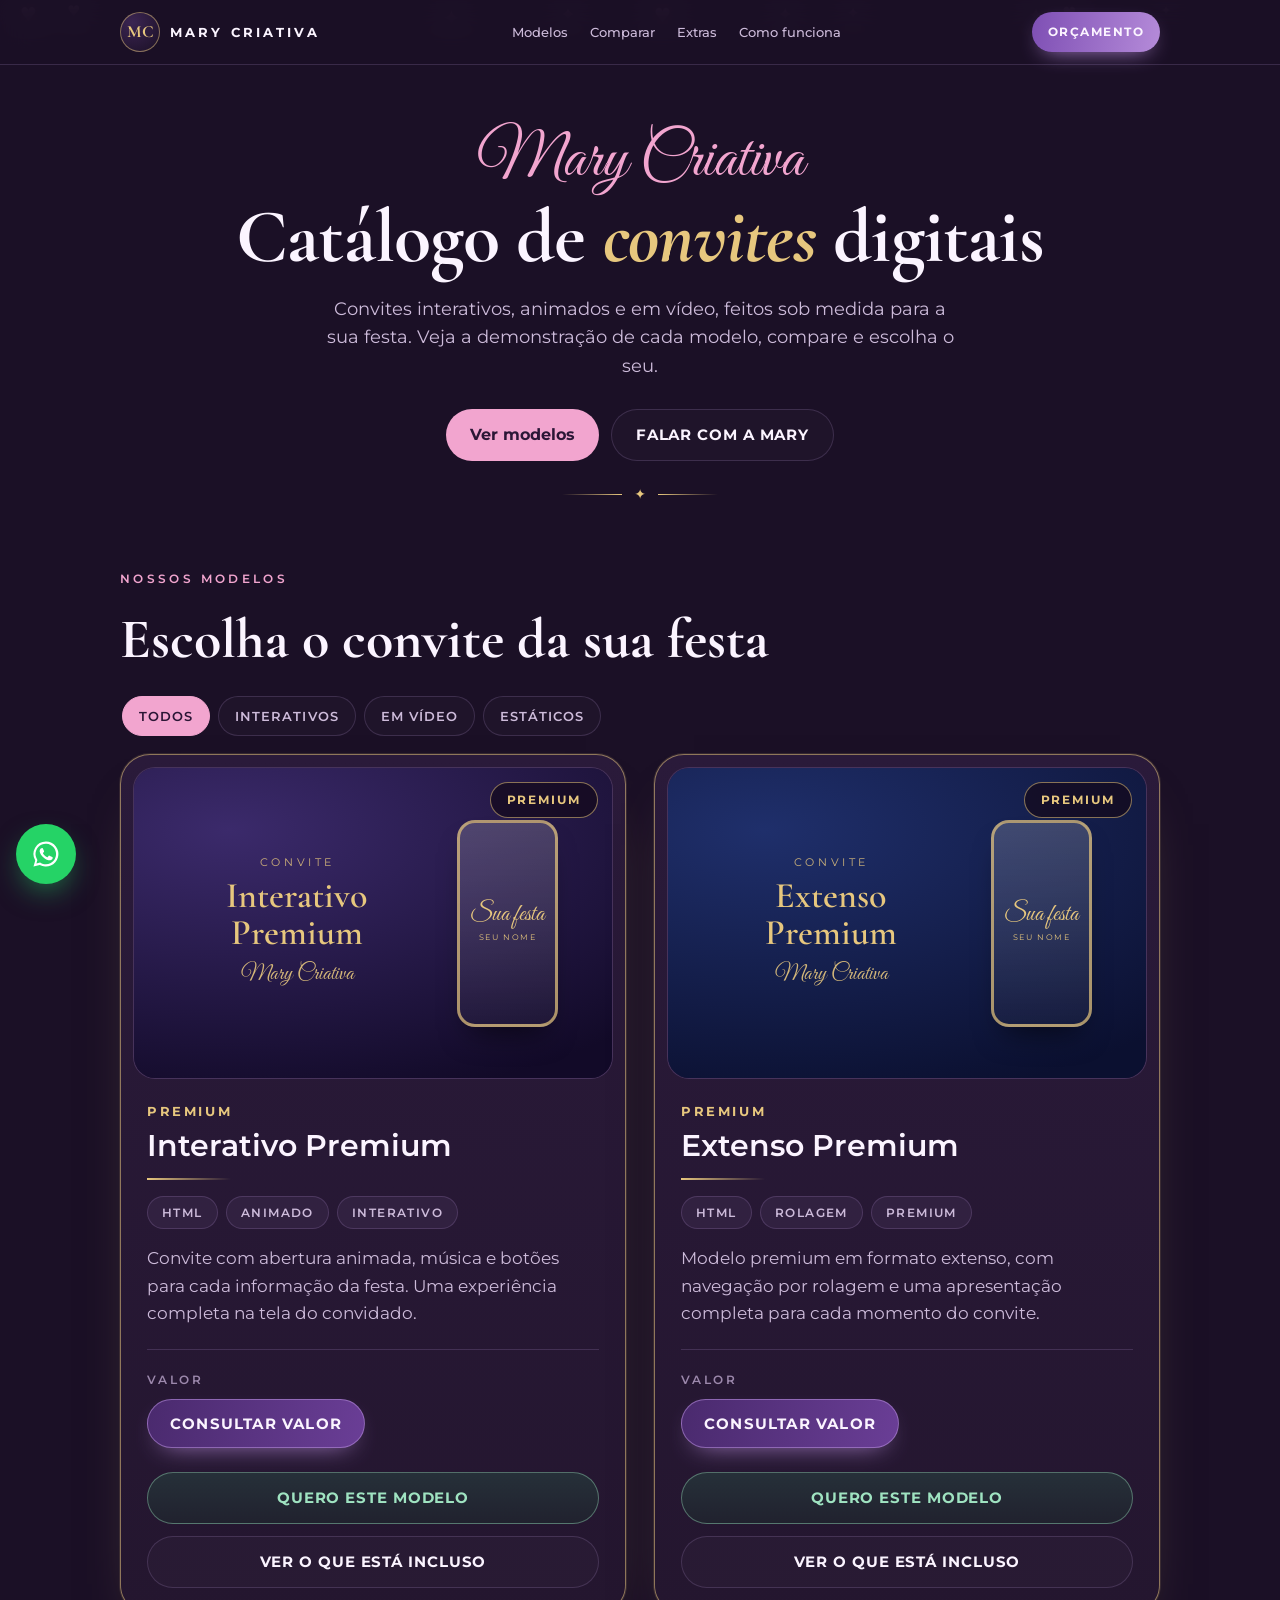
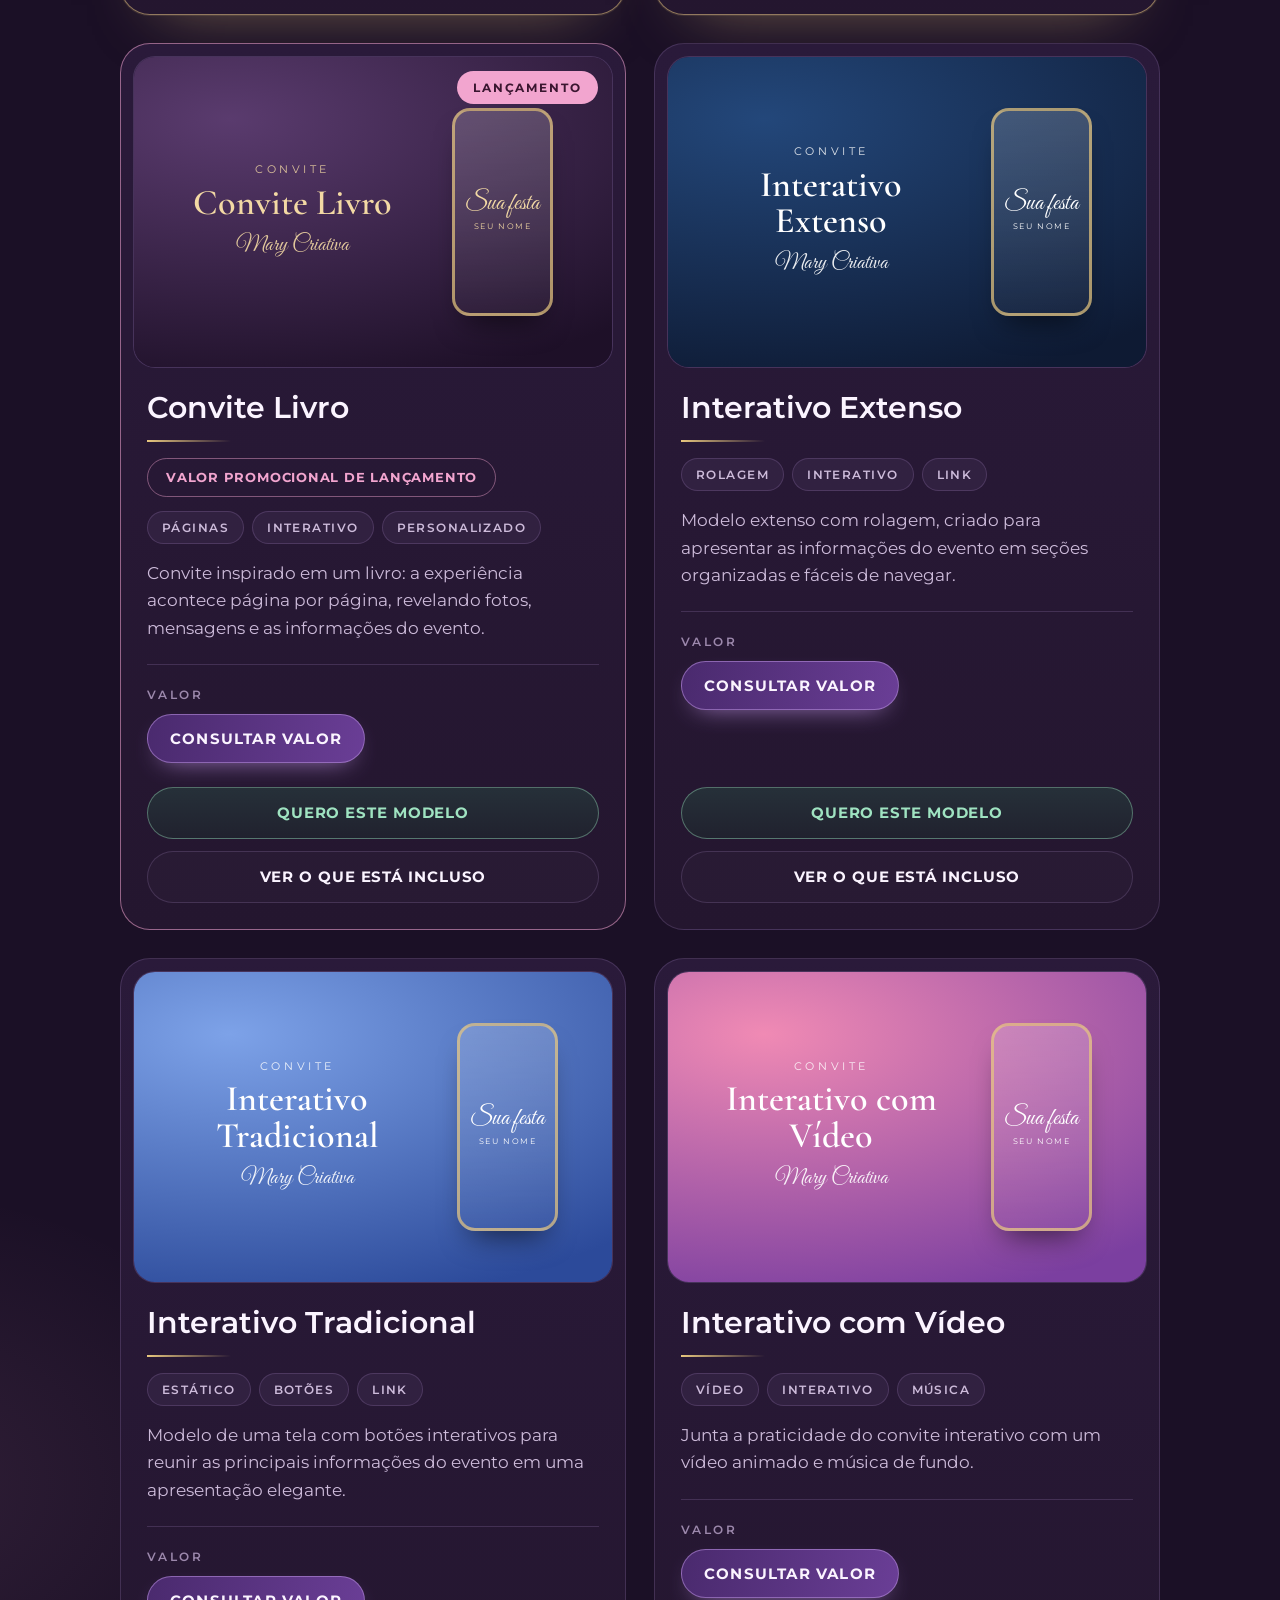
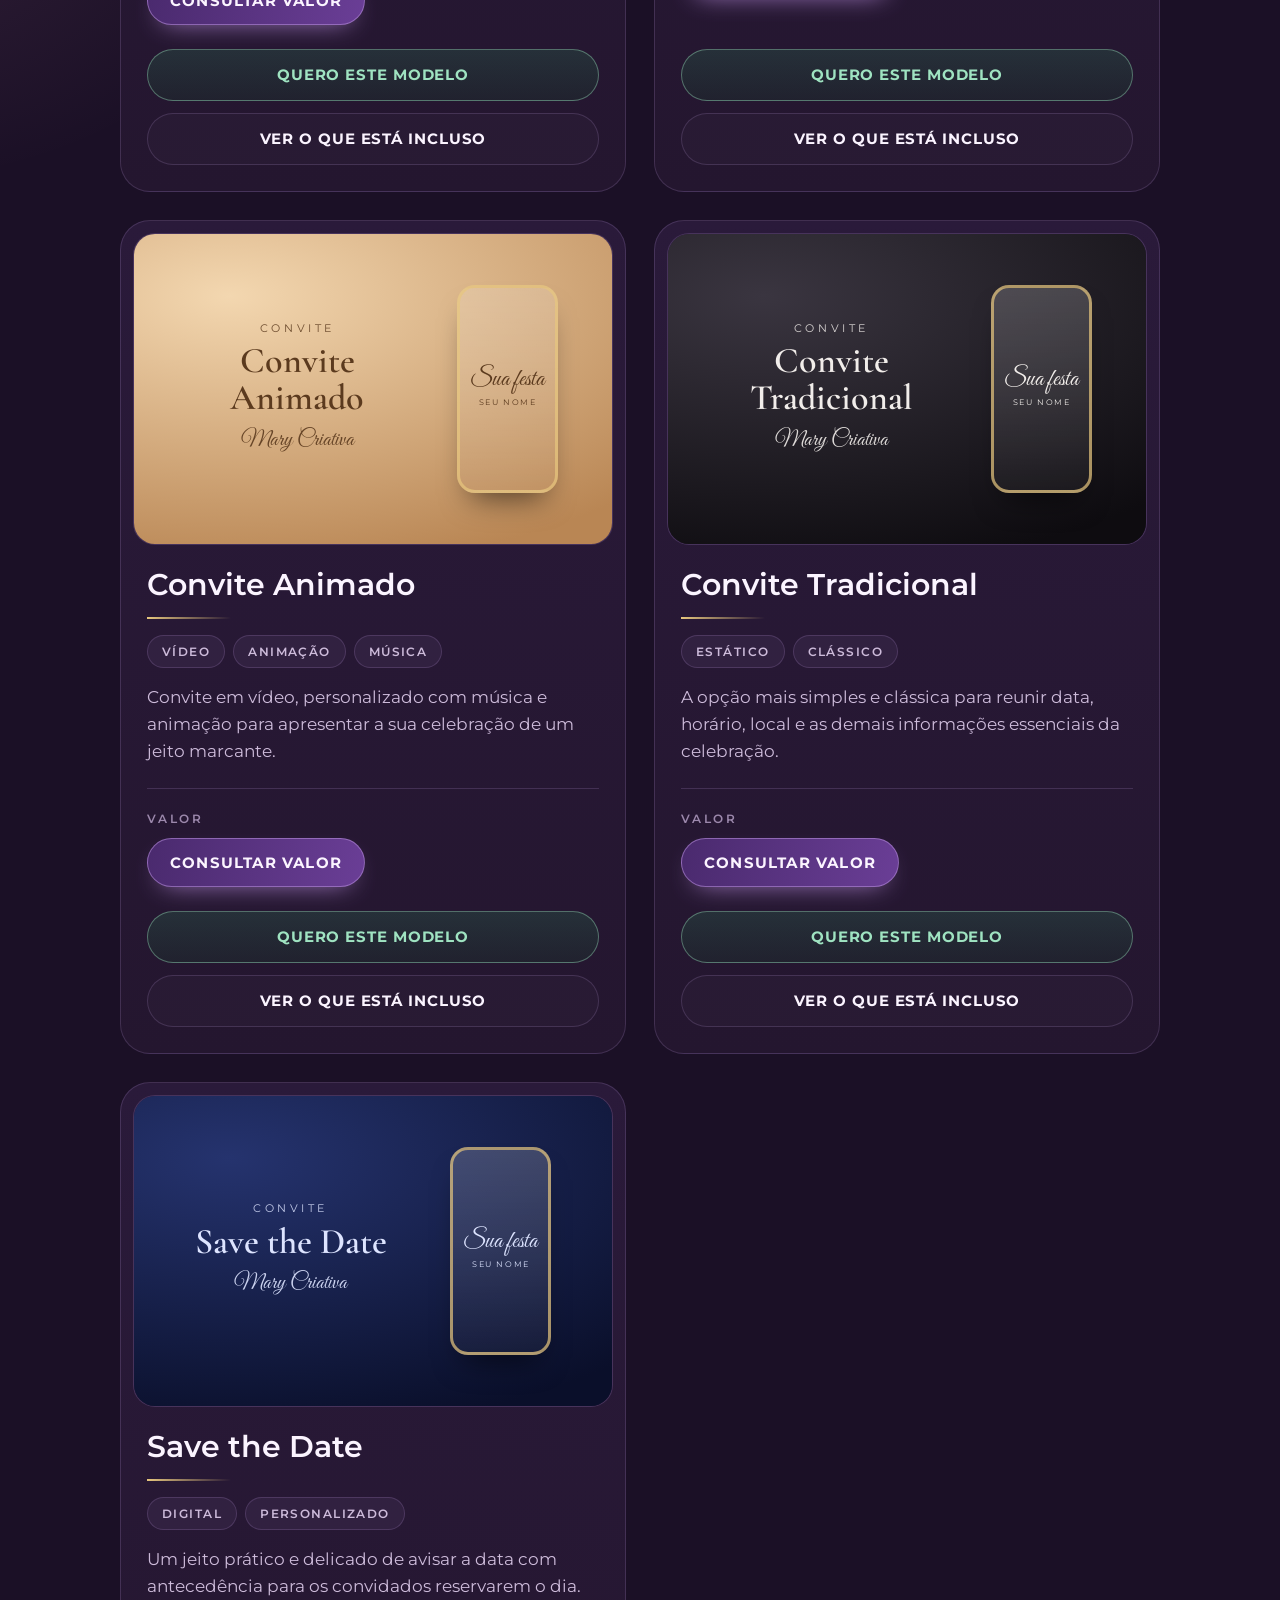
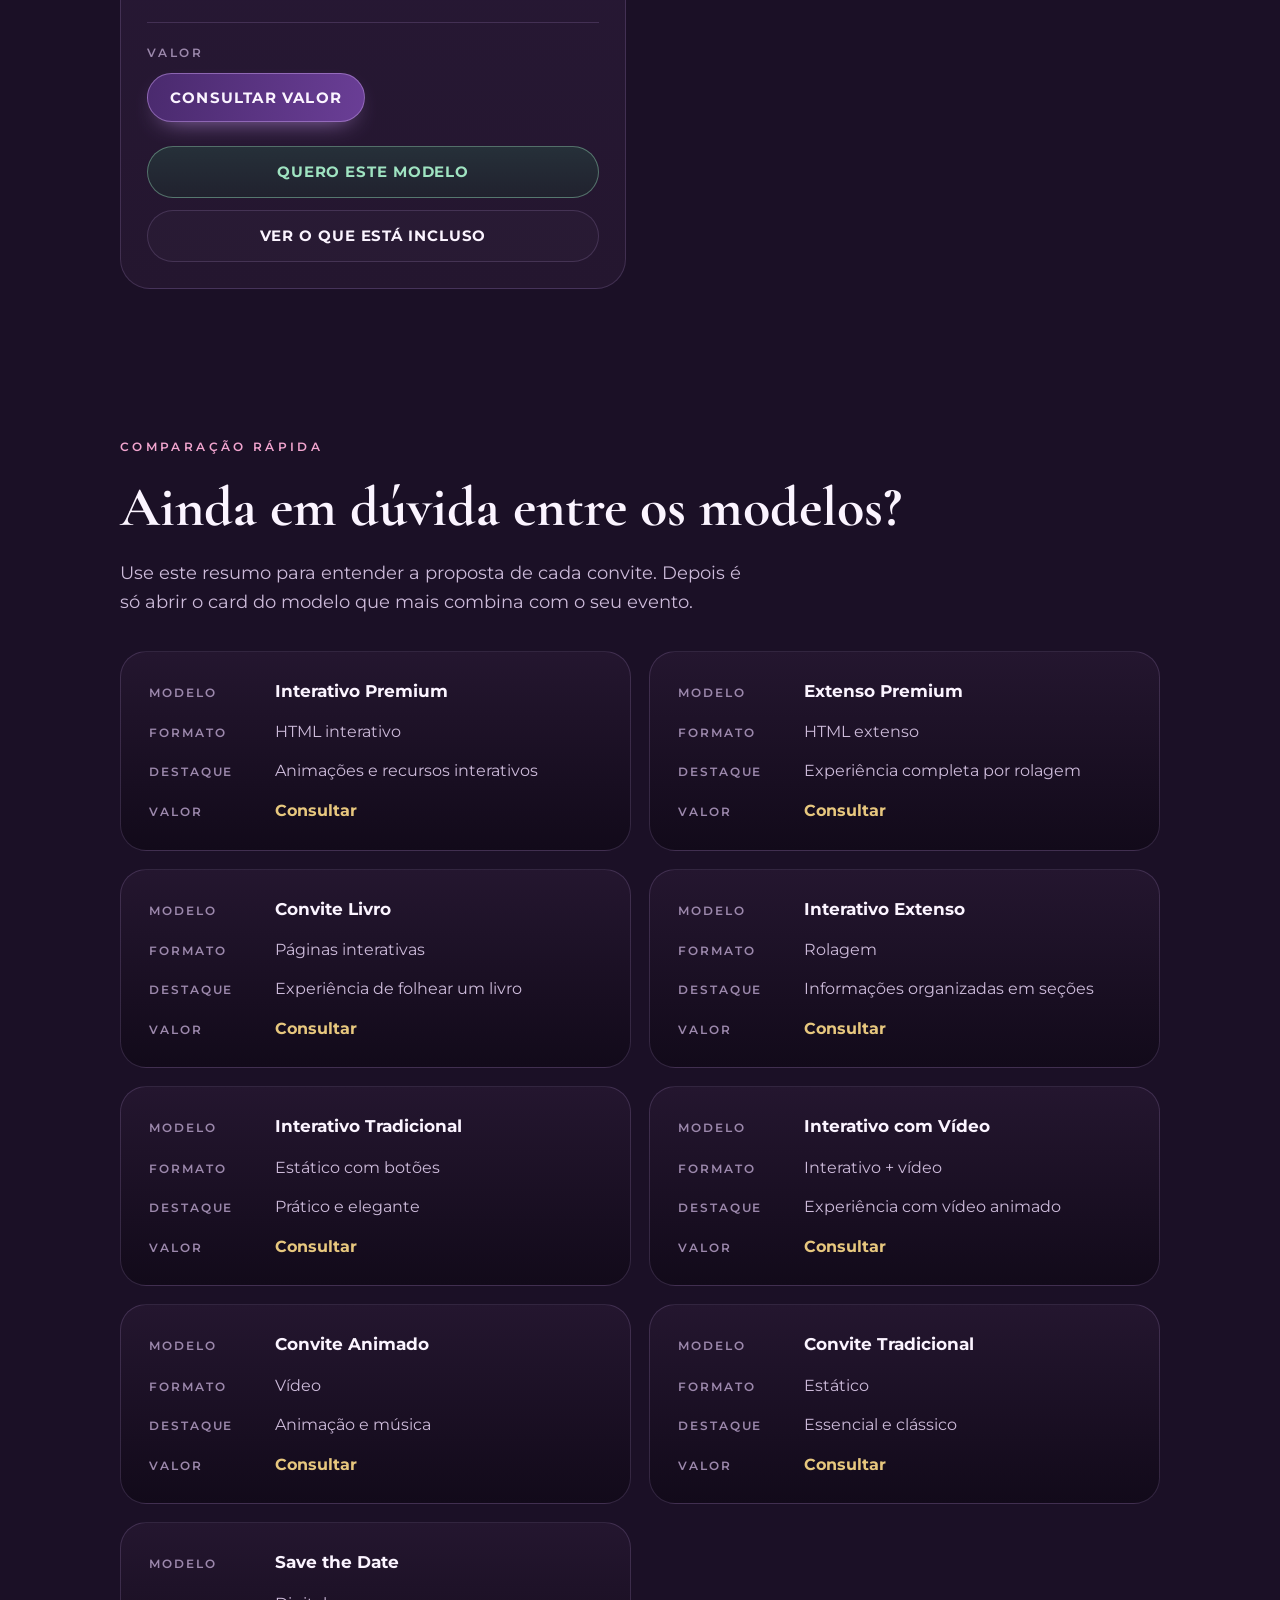
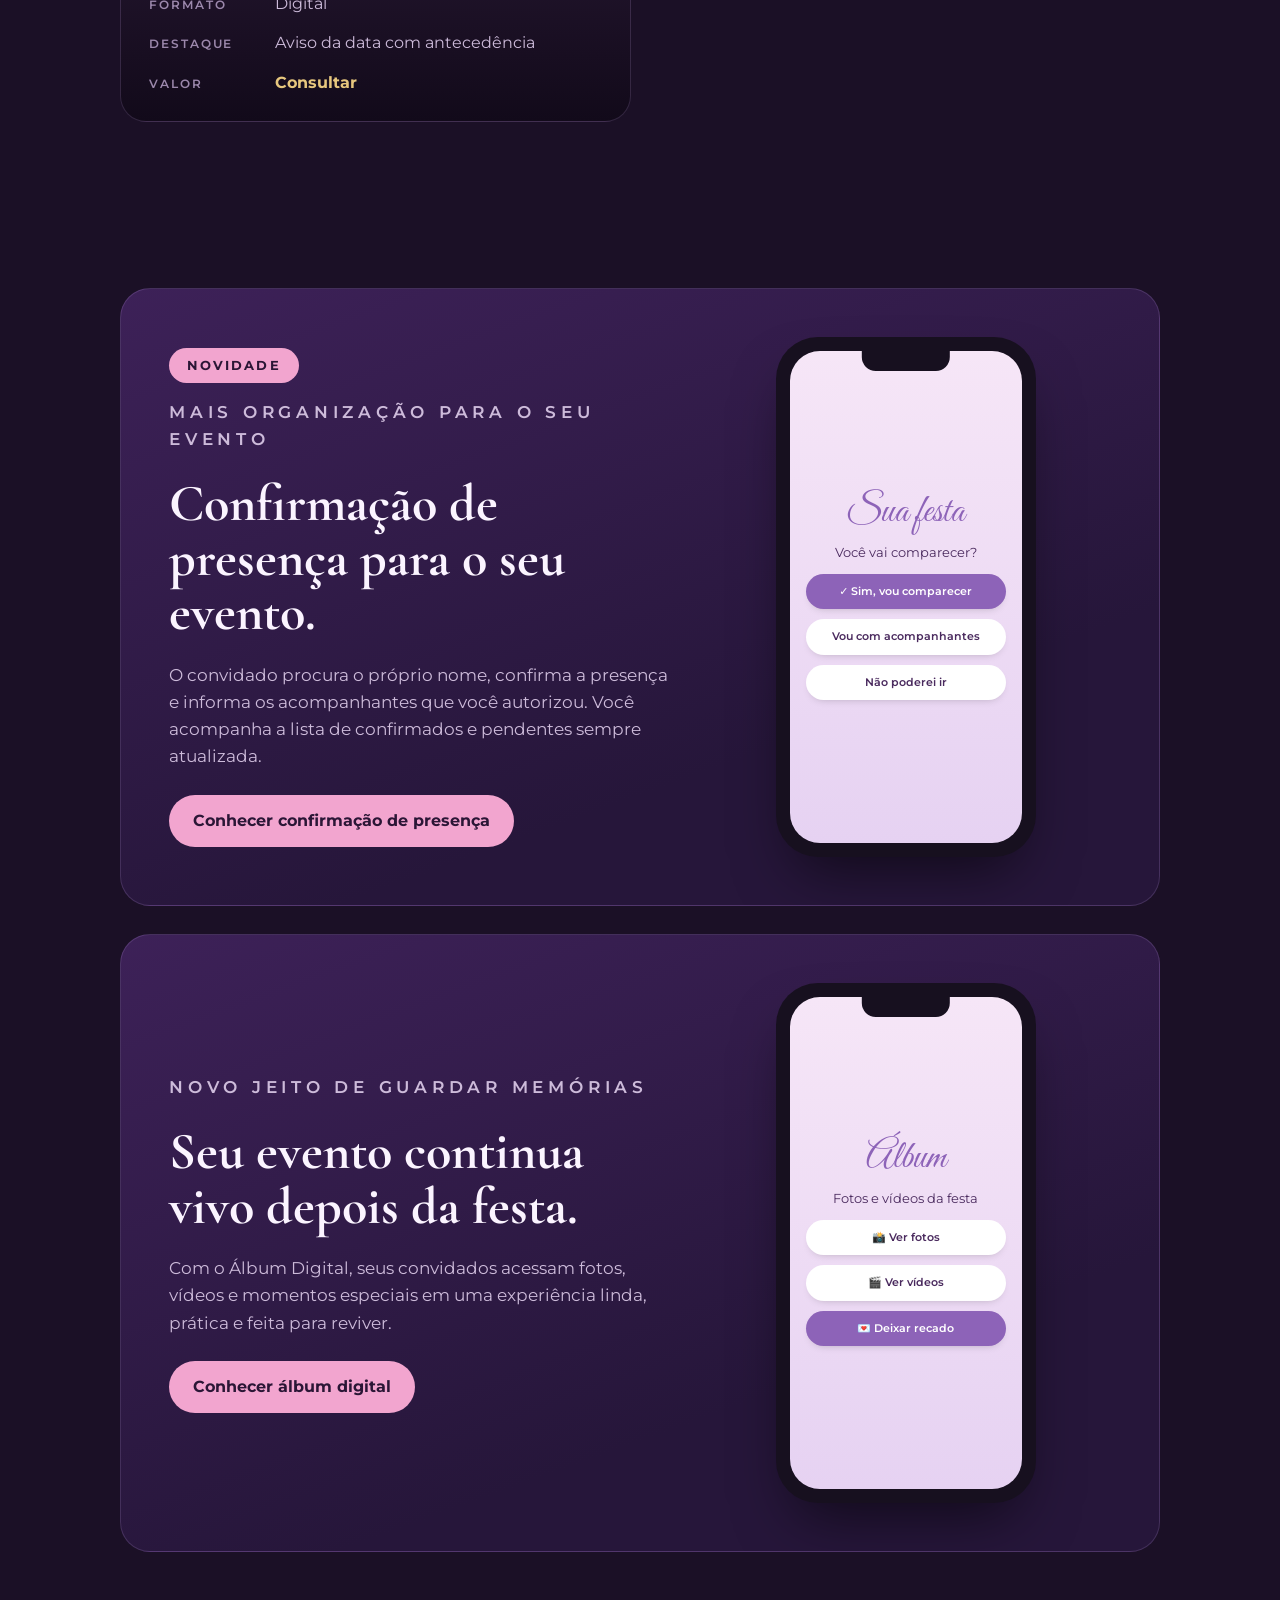
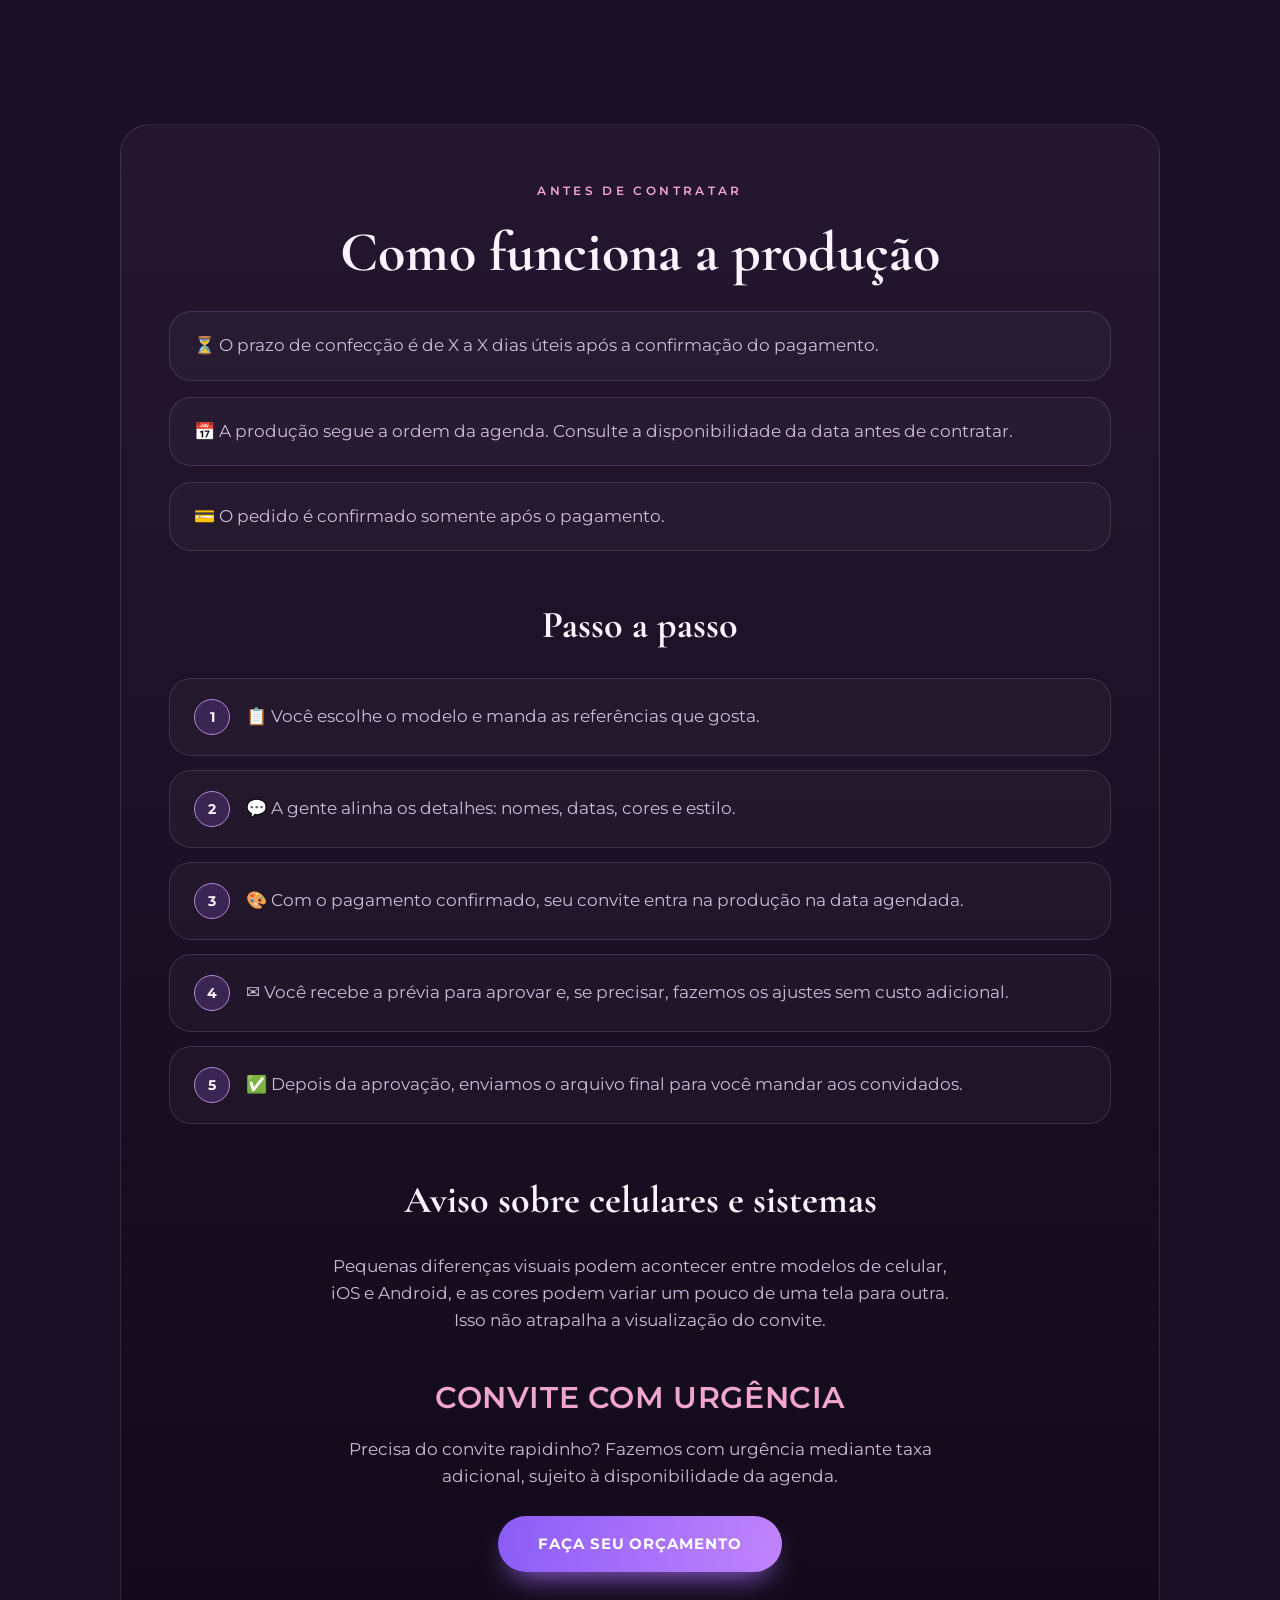
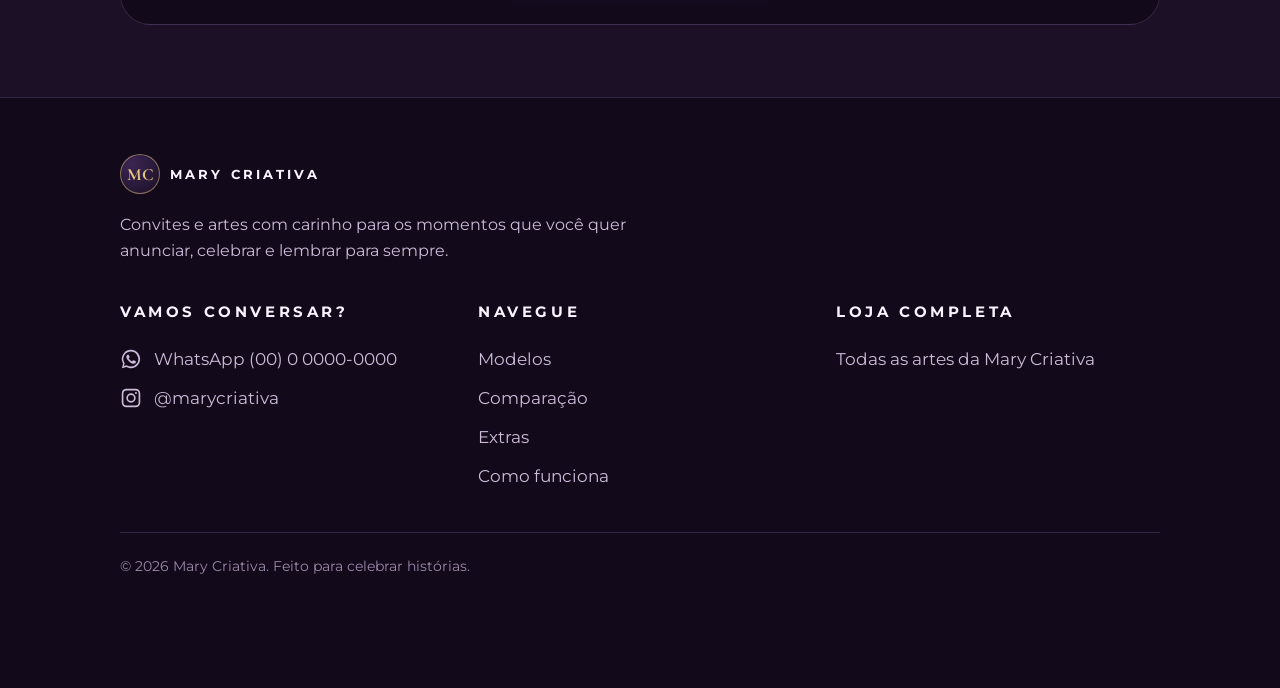
<file: mary-criativa/convites/index.html>
<!DOCTYPE html>
<html lang="pt-BR">
<head>
<meta charset="UTF-8">
<meta name="viewport" content="width=device-width, initial-scale=1, viewport-fit=cover">
<title>Catálogo de Convites | Mary Criativa</title>
<meta name="description" content="Catálogo de convites digitais da Mary Criativa: interativos, animados, em vídeo, tradicionais e save the date.">
<meta name="theme-color" content="#1B1026">
<link rel="preconnect" href="https://fonts.googleapis.com">
<link rel="preconnect" href="https://fonts.gstatic.com" crossorigin>
<link rel="stylesheet" href="https://fonts.googleapis.com/css2?family=Cormorant+Garamond:ital,wght@0,500;0,600;0,700;1,500&family=Great+Vibes&family=Montserrat:wght@400;500;600;700&display=swap">
<style>
/* Catálogo escuro em ameixa, com rosa, dourado e lilás da Mary Criativa */
:root{
  color-scheme: dark;
  --bg:#1B1026;
  --bg-deep:#120A1A;
  --card:#2A1A3A;
  --card-2:#24162F;
  --line:rgba(214,180,255,.16);
  --ink:#FBF4FF;
  --ink-soft:#CDBBDA;
  --ink-mute:#9C88AC;
  --pink:#F2A5CF;
  --pink-deep:#E8789F;
  --lilac:#B58BD9;
  --lilac-deep:#7E4FB4;
  --gold:#E7C77E;
  --gold-deep:#C9A04E;
  --mint:#9FE3C1;
  --serif:"Cormorant Garamond", Georgia, serif;
  --sans:"Montserrat", "Segoe UI", system-ui, sans-serif;
  --script:"Great Vibes", cursive;
  --gutter:clamp(16px,4.5vw,40px);
  --radius:30px;
  --ease:cubic-bezier(.2,.8,.2,1);
}
*{box-sizing:border-box;margin:0;padding:0}
html{scroll-behavior:smooth;-webkit-text-size-adjust:100%}
body{background:var(--bg);color:var(--ink);font-family:var(--sans);line-height:1.6;overflow-x:hidden;
  background-image:radial-gradient(900px 600px at 85% -10%,rgba(181,139,217,.18),transparent 60%),radial-gradient(700px 500px at -10% 30%,rgba(242,165,207,.10),transparent 60%)}
img,video{display:block;max-width:100%}
a{color:inherit;text-decoration:none}
button{font:inherit;color:inherit;background:none;border:0;cursor:pointer}
.wrap{max-width:1120px;margin:0 auto;padding:0 var(--gutter)}
.eyebrow{font-size:12px;font-weight:600;letter-spacing:.28em;text-transform:uppercase;color:var(--pink)}
.h2{font-family:var(--serif);font-weight:700;font-size:clamp(34px,7vw,56px);line-height:1.05;margin:.35em 0 .4em}
.lead{color:var(--ink-soft);font-size:clamp(16px,2.2vw,18px);max-width:640px}
section{padding:72px 0}

/* Topo */
.top{position:sticky;top:0;z-index:40;background:rgba(27,16,38,.82);backdrop-filter:blur(14px);-webkit-backdrop-filter:blur(14px);border-bottom:1px solid var(--line)}
.top .wrap{display:flex;align-items:center;justify-content:space-between;height:64px;gap:12px}
.brand{display:flex;align-items:center;gap:10px}
.mono{width:40px;height:40px;border-radius:50%;display:grid;place-items:center;font-family:var(--serif);font-weight:700;font-size:17px;color:var(--gold);border:1px solid rgba(231,199,126,.5);background:radial-gradient(circle at 30% 25%,#3B2552,#1B1026)}
.brand b{font-size:13px;letter-spacing:.24em;text-transform:uppercase;font-weight:700}
.nav{display:flex;gap:22px;font-size:13px;font-weight:500;color:var(--ink-soft)}
.nav a:hover{color:var(--pink)}
.top-cta{font-size:12px;font-weight:700;letter-spacing:.12em;text-transform:uppercase;padding:10px 16px;border-radius:999px;background:linear-gradient(100deg,var(--lilac-deep),var(--lilac));box-shadow:0 8px 22px -10px var(--lilac)}
@media (max-width:760px){.nav{display:none}}

/* Hero */
.hero{padding:64px 0 40px;text-align:center}
.hero .script{font-family:var(--script);font-size:clamp(40px,9vw,64px);color:var(--pink);line-height:1;display:block;margin-bottom:6px}
.hero h1{font-family:var(--serif);font-weight:700;font-size:clamp(42px,9vw,76px);line-height:1.02;letter-spacing:-.01em}
.hero h1 em{font-style:italic;color:var(--gold)}
.hero .lead{margin:18px auto 28px}
.hero-btns{display:flex;flex-wrap:wrap;gap:12px;justify-content:center}
.divider{display:flex;align-items:center;justify-content:center;gap:12px;color:var(--gold);margin:22px 0 0;font-size:14px}
.divider::before,.divider::after{content:"";width:60px;height:1px;background:linear-gradient(90deg,transparent,var(--gold))}
.divider::after{transform:scaleX(-1)}

/* Botões */
.btn{display:flex;align-items:center;justify-content:center;gap:8px;min-height:52px;padding:0 24px;border-radius:999px;font-weight:700;font-size:15px;letter-spacing:.06em;text-transform:uppercase;border:1.5px solid var(--line);background:rgba(255,255,255,.02);transition:transform .2s var(--ease),background .2s,border-color .2s}
.btn:hover{transform:translateY(-2px)}
.btn-gold{color:var(--gold);border-color:rgba(231,199,126,.32)}
.btn-pink{color:var(--pink);border-color:rgba(242,165,207,.3)}
.btn-want{color:var(--mint);border-color:rgba(159,227,193,.4);background:linear-gradient(180deg,rgba(40,70,64,.55),rgba(30,44,46,.55))}
.btn-plain{color:var(--ink)}
.btn-solid{color:#fff;border:0;background:linear-gradient(100deg,#8B5CF6,#C084FC);box-shadow:0 14px 30px -12px #A26BF0}
.btn-soft{color:#2B1636;border:0;background:var(--pink);text-transform:none;letter-spacing:0;font-size:16px;text-align:center}
.btn-block{width:100%}

/* Filtros */
.filters{display:flex;gap:8px;overflow-x:auto;padding:4px 2px 18px;scrollbar-width:none;justify-content:flex-start}
.filters::-webkit-scrollbar{display:none}
.chip{flex:none;padding:9px 16px;border-radius:999px;border:1px solid var(--line);font-size:13px;font-weight:600;letter-spacing:.08em;text-transform:uppercase;color:var(--ink-soft);background:rgba(255,255,255,.02)}
.chip.on{color:#2B1636;background:var(--pink);border-color:var(--pink)}

/* Cards de modelos */
.grid{display:grid;grid-template-columns:repeat(auto-fill,minmax(min(100%,460px),1fr));gap:28px}
.card{position:relative;border-radius:var(--radius);padding:12px 12px 26px;background:linear-gradient(180deg,var(--card),var(--card-2));border:1.5px solid var(--line);display:flex;flex-direction:column}
.card.premium{border-color:rgba(231,199,126,.55);box-shadow:0 0 0 1px rgba(231,199,126,.12),0 30px 60px -40px rgba(231,199,126,.5)}
.card.novo{border-color:rgba(242,165,207,.55)}
.media{position:relative;aspect-ratio:16/10.4;border-radius:22px;overflow:hidden;border:1px solid var(--line);background:#2B1A3C;cursor:pointer}
.media img{width:100%;height:100%;object-fit:cover}
.media .demo-tag{position:absolute;left:14px;top:14px;display:flex;align-items:center;gap:6px;padding:7px 14px;border-radius:999px;background:rgba(20,10,28,.72);border:1px solid var(--line);font-size:12px;font-weight:600;letter-spacing:.14em;text-transform:uppercase;z-index:2}
.media .seal{position:absolute;right:14px;top:14px;padding:7px 16px;border-radius:999px;font-size:12px;font-weight:700;letter-spacing:.16em;text-transform:uppercase;z-index:2}
.seal.gold{color:var(--gold);background:rgba(20,10,28,.75);border:1px solid rgba(231,199,126,.55)}
.seal.pink{color:#3A1630;background:var(--pink)}
.media .play{position:absolute;left:14px;bottom:14px;width:58px;height:58px;border-radius:50%;display:grid;place-items:center;background:rgba(20,10,28,.7);border:1px solid rgba(255,255,255,.25);z-index:2}
.media .tap{position:absolute;right:16px;bottom:12px;font-size:13px;font-weight:600;text-shadow:0 1px 6px rgba(0,0,0,.8);z-index:2}
/* Arte provisória enquanto não tem foto do modelo */
.ph{position:absolute;inset:0;display:flex;align-items:center;justify-content:space-around;padding:0 6%;background:radial-gradient(120% 90% at 20% 20%,var(--c1),var(--c2))}
.ph-txt{text-align:center;color:var(--cx);max-width:52%}
.ph-txt small{display:block;font-size:11px;letter-spacing:.32em;text-transform:uppercase;opacity:.85}
.ph-txt strong{display:block;font-family:var(--serif);font-weight:600;font-size:clamp(24px,4.4vw,36px);line-height:1.02;margin:6px 0}
.ph-txt i{font-family:var(--script);font-style:normal;font-size:22px;opacity:.9}
.ph-phone{width:24%;aspect-ratio:9/18.5;border-radius:18px;border:3px solid rgba(231,199,126,.7);background:linear-gradient(180deg,rgba(255,255,255,.18),rgba(255,255,255,.04));display:flex;flex-direction:column;align-items:center;justify-content:center;gap:4px;color:var(--cx);box-shadow:0 18px 30px -14px rgba(0,0,0,.6)}
.ph-phone span{font-family:var(--script);font-size:clamp(18px,3vw,24px);line-height:1}
.ph-phone small{font-size:8px;letter-spacing:.2em;text-transform:uppercase}

.body{padding:22px 14px 0;display:flex;flex-direction:column;flex:1}
.cat{font-size:13px;font-weight:700;letter-spacing:.2em;text-transform:uppercase;color:var(--gold);margin-bottom:6px}
.card h3{font-size:clamp(24px,4.6vw,30px);font-weight:600;line-height:1.2}
.card h3::after{content:"";display:block;width:84px;height:2px;margin:14px 0 16px;background:linear-gradient(90deg,var(--gold),transparent)}
.promo{align-self:flex-start;padding:8px 18px;border-radius:999px;border:1px solid rgba(242,165,207,.45);color:var(--pink);font-size:13px;font-weight:700;letter-spacing:.06em;text-transform:uppercase;margin-bottom:14px}
.tags{display:flex;flex-wrap:wrap;gap:8px;margin-bottom:16px}
.tags span{padding:6px 14px;border-radius:999px;border:1px solid var(--line);background:rgba(181,139,217,.08);font-size:12px;font-weight:600;letter-spacing:.12em;text-transform:uppercase;color:var(--ink-soft)}
.desc{color:var(--ink-soft);font-size:17px;padding-bottom:22px;border-bottom:1px solid var(--line);margin-bottom:20px}
.price-l{font-size:12px;font-weight:600;letter-spacing:.2em;text-transform:uppercase;color:var(--ink-mute);margin-bottom:10px}
.price{align-self:flex-start;font-family:var(--serif);font-weight:700;font-size:30px;line-height:1;padding:14px 24px;border-radius:999px;background:linear-gradient(100deg,#4A2A6E,#6A3E96);border:1px solid rgba(181,139,217,.6);box-shadow:0 10px 26px -14px var(--lilac);margin-bottom:24px}
.price.ask{font-family:var(--sans);font-size:15px;font-weight:700;letter-spacing:.08em;text-transform:uppercase;padding:16px 22px}
.actions{display:grid;gap:12px;margin-top:auto}

/* Comparação */
.compare{display:grid;grid-template-columns:repeat(auto-fill,minmax(min(100%,340px),1fr));gap:18px;margin-top:34px}
.cmp{border:1.5px solid var(--line);border-radius:26px;padding:26px 28px;background:linear-gradient(180deg,var(--card-2),var(--bg-deep));display:grid;grid-template-columns:110px 1fr;gap:14px 16px;align-items:baseline}
.cmp dt{font-size:12px;font-weight:600;letter-spacing:.16em;text-transform:uppercase;color:var(--ink-mute)}
.cmp dd{font-size:16px;color:var(--ink-soft)}
.cmp dd.n{font-weight:700;color:var(--ink);font-size:17px}
.cmp dd.v{font-weight:700;color:var(--gold)}
.note{color:var(--ink-mute);font-size:14px;margin-top:22px}

/* Extras */
.extra{border-radius:var(--radius);border:1.5px solid var(--line);background:linear-gradient(160deg,#3D2158,#26163A 70%);padding:clamp(28px,5vw,48px);display:grid;gap:30px;align-items:center;margin-bottom:28px;overflow:hidden}
@media (min-width:860px){.extra{grid-template-columns:1.1fr .9fr}}
.badge{display:inline-block;padding:7px 18px;border-radius:999px;background:var(--pink);color:#2B1636;font-size:13px;font-weight:700;letter-spacing:.16em;text-transform:uppercase;margin-bottom:16px}
.extra p{color:var(--ink-soft);font-size:17px;margin-bottom:24px}
.extra .price{font-size:30px}
.extra .h2{font-size:clamp(34px,7vw,52px)}
.phone{width:min(260px,70%);margin:0 auto;aspect-ratio:9/18;border-radius:42px;background:#17101F;padding:14px;box-shadow:0 30px 60px -20px rgba(0,0,0,.6);position:relative}
.phone::before{content:"";position:absolute;top:14px;left:50%;transform:translateX(-50%);width:34%;height:20px;border-radius:0 0 14px 14px;background:#17101F;z-index:2}
.phone-in{width:100%;height:100%;border-radius:30px;overflow:hidden;background:linear-gradient(180deg,#F6E6F7,#E6D2F2);color:#4A2A5E;display:flex;flex-direction:column;align-items:center;justify-content:center;gap:10px;padding:24px 16px;text-align:center}
.phone-in img{width:100%;height:100%;object-fit:cover}
.phone-in .s{font-family:var(--script);font-size:38px;line-height:1;color:#8D63B8}
.phone-in .row{width:100%;padding:9px 12px;border-radius:999px;background:#fff;font-size:11px;font-weight:600;box-shadow:0 4px 10px -6px rgba(0,0,0,.3)}
.phone-in .row.on{background:#8D63B8;color:#fff}

/* Produção */
.panel{border:1.5px solid var(--line);border-radius:var(--radius);background:linear-gradient(180deg,var(--card-2),var(--bg-deep));padding:clamp(28px,5vw,52px) clamp(20px,4vw,48px);text-align:center}
.info{display:grid;gap:16px;margin:30px 0 44px;text-align:left}
.info div,.step{border:1.5px solid var(--line);border-radius:22px;padding:20px 24px;background:rgba(255,255,255,.03);color:var(--ink-soft);font-size:17px}
.h3{font-family:var(--serif);font-weight:700;font-size:clamp(28px,5vw,38px);margin-bottom:22px}
.steps{display:grid;gap:14px;text-align:left;counter-reset:s;margin-bottom:46px}
.step{display:flex;gap:16px;align-items:center}
.step::before{counter-increment:s;content:counter(s);flex:none;width:34px;height:34px;border-radius:50%;display:grid;place-items:center;font-size:14px;font-weight:700;background:#3B2552;border:1px solid var(--lilac);color:var(--ink)}
.warn{color:var(--ink-soft);font-size:17px;max-width:620px;margin:0 auto 40px}
.urg{font-size:clamp(22px,4vw,30px);font-weight:600;color:var(--pink);text-transform:uppercase;letter-spacing:.02em;margin-bottom:14px}
.panel .btn-solid{display:inline-flex;margin-top:26px;min-height:56px;padding:0 40px}

/* Rodapé */
footer{border-top:1px solid var(--line);background:var(--bg-deep);padding:56px 0 110px}
footer .brand{margin-bottom:18px}
footer p{color:var(--ink-soft);max-width:520px}
.fcols{display:grid;gap:34px;margin:36px 0}
@media (min-width:760px){.fcols{grid-template-columns:repeat(3,1fr)}}
.fcols h4{font-size:15px;letter-spacing:.24em;text-transform:uppercase;margin-bottom:16px}
.fcols a{display:flex;align-items:center;gap:12px;color:var(--ink-soft);font-size:17px;padding:6px 0}
.fcols a:hover{color:var(--pink)}
.fcols svg{width:22px;height:22px;flex:none}
.copy{border-top:1px solid var(--line);padding-top:22px;color:var(--ink-mute);font-size:14px}

.wa{position:fixed;left:16px;bottom:calc(16px + env(safe-area-inset-bottom));z-index:50;width:60px;height:60px;border-radius:50%;display:grid;place-items:center;background:#25D366;color:#fff;box-shadow:0 12px 30px -8px rgba(37,211,102,.6)}
.wa svg{width:30px;height:30px}

/* Janela (demonstração e incluso) */
.modal{position:fixed;inset:0;z-index:60;display:none;align-items:flex-end;justify-content:center;background:rgba(10,5,14,.72);backdrop-filter:blur(6px);-webkit-backdrop-filter:blur(6px)}
.modal.open{display:flex}
.sheet{width:min(560px,100%);max-height:88vh;overflow:auto;background:var(--card);border:1px solid var(--line);border-radius:28px 28px 0 0;padding:28px 24px calc(28px + env(safe-area-inset-bottom));animation:up .35s var(--ease)}
@media (min-width:640px){.modal{align-items:center}.sheet{border-radius:28px}}
@keyframes up{from{transform:translateY(40px);opacity:0}}
.sheet h3{font-family:var(--serif);font-size:32px;font-weight:700;line-height:1.1;margin-bottom:6px;padding-right:40px}
.sheet .x{position:absolute;right:18px;top:18px;width:40px;height:40px;border-radius:50%;border:1px solid var(--line);font-size:22px;line-height:1}
.sheet{position:relative}
.sheet ul{list-style:none;display:grid;gap:10px;margin:20px 0 24px}
.sheet li{display:flex;gap:12px;color:var(--ink-soft);font-size:16px}
.sheet li::before{content:"✦";color:var(--gold);flex:none}
.sheet video,.sheet iframe{width:100%;border-radius:18px;margin:16px 0 20px;background:#000;border:0}
.sheet iframe{aspect-ratio:9/16;max-height:70vh}
.sheet p{color:var(--ink-soft);margin:12px 0 20px}

/* Brilhos e entrada ao rolar */
.sparkles{position:fixed;inset:0;pointer-events:none;z-index:0;overflow:hidden}
.sparkles i{position:absolute;color:rgba(242,165,207,.35);font-style:normal;animation:float 14s linear infinite}
@keyframes float{from{transform:translateY(105vh) rotate(0)}to{transform:translateY(-10vh) rotate(160deg)}}
main,footer,.top{position:relative;z-index:1}
.top{z-index:40}
.rv{opacity:0;transform:translateY(24px);transition:opacity .7s var(--ease),transform .7s var(--ease)}
.rv.in{opacity:1;transform:none}
@media (prefers-reduced-motion:reduce){.rv{opacity:1;transform:none}.sparkles{display:none}*{scroll-behavior:auto}}
</style>
</head>
<body>

<svg width="0" height="0" style="position:absolute" aria-hidden="true">
  <symbol id="i-wa" viewBox="0 0 24 24"><path fill="currentColor" d="M12 2a10 10 0 0 0-8.6 15.1L2 22l5-1.3A10 10 0 1 0 12 2zm0 18.2c-1.6 0-3.1-.4-4.4-1.2l-.3-.2-3 .8.8-2.9-.2-.3A8.2 8.2 0 1 1 12 20.2zm4.5-6.1c-.2-.1-1.5-.7-1.7-.8-.2-.1-.4-.1-.6.1l-.8 1c-.1.2-.3.2-.5.1-.7-.3-1.4-.7-2-1.3-.5-.5-1-1.1-1.3-1.7-.1-.2 0-.4.1-.5l.4-.5.3-.4v-.5l-.8-1.9c-.2-.5-.4-.4-.6-.4h-.5c-.2 0-.5.1-.7.3-.6.6-.9 1.4-.9 2.2.1 1 .5 2 1.1 2.8 1.2 1.7 2.7 3.1 4.6 3.9 1.5.6 2.1.6 2.9.5.5-.1 1.5-.6 1.7-1.2.2-.5.2-1 .1-1.2l-.4-.3z"/></symbol>
  <symbol id="i-ig" viewBox="0 0 24 24"><path fill="none" stroke="currentColor" stroke-width="1.8" d="M7 2.8h10A4.2 4.2 0 0 1 21.2 7v10a4.2 4.2 0 0 1-4.2 4.2H7A4.2 4.2 0 0 1 2.8 17V7A4.2 4.2 0 0 1 7 2.8z"/><circle cx="12" cy="12" r="4.2" fill="none" stroke="currentColor" stroke-width="1.8"/><circle cx="17.4" cy="6.6" r="1.1" fill="currentColor"/></symbol>
  <symbol id="i-play" viewBox="0 0 24 24"><path fill="currentColor" d="M8 5.5v13l11-6.5z"/></symbol>
</svg>

<div class="sparkles" id="sparkles" aria-hidden="true"></div>

<header class="top">
  <div class="wrap">
    <a class="brand" href="#inicio"><span class="mono">MC</span><b>Mary Criativa</b></a>
    <nav class="nav">
      <a href="#modelos">Modelos</a>
      <a href="#comparar">Comparar</a>
      <a href="#extras">Extras</a>
      <a href="#producao">Como funciona</a>
    </nav>
    <a class="top-cta js-wa" href="#" target="_blank" rel="noopener" data-msg="Oi Mary! Vim pelo catálogo e quero fazer um orçamento.">Orçamento</a>
  </div>
</header>

<main id="inicio">
  <section class="hero">
    <div class="wrap">
      <span class="script rv">Mary Criativa</span>
      <h1 class="rv">Catálogo de <em>convites</em> digitais</h1>
      <p class="lead rv">Convites interativos, animados e em vídeo, feitos sob medida para a sua festa. Veja a demonstração de cada modelo, compare e escolha o seu.</p>
      <div class="hero-btns rv">
        <a class="btn btn-soft" href="#modelos">Ver modelos</a>
        <a class="btn btn-plain js-wa" href="#" target="_blank" rel="noopener" data-msg="Oi Mary! Vim pelo catálogo e quero tirar uma dúvida.">Falar com a Mary</a>
      </div>
      <div class="divider rv">✦</div>
    </div>
  </section>

  <section id="modelos" style="padding-top:20px">
    <div class="wrap">
      <span class="eyebrow">Nossos modelos</span>
      <h2 class="h2">Escolha o convite da sua festa</h2>
      <div class="filters" id="filters" role="tablist" aria-label="Filtrar modelos"></div>
      <div class="grid" id="grid"></div>
    </div>
  </section>

  <section id="comparar">
    <div class="wrap">
      <span class="eyebrow">Comparação rápida</span>
      <h2 class="h2">Ainda em dúvida entre os modelos?</h2>
      <p class="lead">Use este resumo para entender a proposta de cada convite. Depois é só abrir o card do modelo que mais combina com o seu evento.</p>
      <div class="compare" id="compare"></div>
      <p class="note" id="compareNote"></p>
    </div>
  </section>

  <section id="extras">
    <div class="wrap" id="extrasList"></div>
  </section>

  <section id="producao">
    <div class="wrap">
      <div class="panel rv">
        <span class="eyebrow">Antes de contratar</span>
        <h2 class="h2">Como funciona a produção</h2>
        <div class="info" id="info"></div>
        <h3 class="h3">Passo a passo</h3>
        <div class="steps" id="steps"></div>
        <h3 class="h3">Aviso sobre celulares e sistemas</h3>
        <p class="warn">Pequenas diferenças visuais podem acontecer entre modelos de celular, iOS e Android, e as cores podem variar um pouco de uma tela para outra. Isso não atrapalha a visualização do convite.</p>
        <p class="urg">Convite com urgência</p>
        <p class="warn" id="urgText" style="margin-bottom:0"></p>
        <a class="btn btn-solid js-wa" href="#" target="_blank" rel="noopener" data-msg="Oi Mary! Preciso de um convite com urgência. Pode verificar a disponibilidade?">Faça seu orçamento</a>
      </div>
    </div>
  </section>
</main>

<footer>
  <div class="wrap">
    <div class="brand"><span class="mono">MC</span><b>Mary Criativa</b></div>
    <p>Convites e artes com carinho para os momentos que você quer anunciar, celebrar e lembrar para sempre.</p>
    <div class="fcols">
      <div>
        <h4>Vamos conversar?</h4>
        <a class="js-wa" href="#" target="_blank" rel="noopener" data-msg="Oi Mary! Vim pelo catálogo."><svg><use href="#i-wa"/></svg><span id="waText">WhatsApp</span></a>
        <a class="js-ig" href="#" target="_blank" rel="noopener"><svg><use href="#i-ig"/></svg><span id="igText">Instagram</span></a>
      </div>
      <div>
        <h4>Navegue</h4>
        <a href="#modelos">Modelos</a>
        <a href="#comparar">Comparação</a>
        <a href="#extras">Extras</a>
        <a href="#producao">Como funciona</a>
      </div>
      <div>
        <h4>Loja completa</h4>
        <a href="../">Todas as artes da Mary Criativa</a>
      </div>
    </div>
    <div class="copy">© <span id="year"></span> Mary Criativa. Feito para celebrar histórias.</div>
  </div>
</footer>

<a class="wa js-wa" href="#" target="_blank" rel="noopener" data-msg="Oi Mary! Vim pelo catálogo e quero fazer um orçamento." aria-label="Falar no WhatsApp"><svg><use href="#i-wa"/></svg></a>

<div class="modal" id="modal" role="dialog" aria-modal="true" aria-labelledby="mTitle">
  <div class="sheet">
    <button class="x" id="mClose" aria-label="Fechar">×</button>
    <div id="mBody"></div>
  </div>
</div>

<script>
/* =====================================================================
   CONFIGURAÇÃO: troque pelos dados reais da Mary Criativa
   ===================================================================== */
const CONFIG = {
  whatsapp: "5500000000000",            // só números: 55 + DDD + número
  whatsappTexto: "(00) 0 0000-0000",    // como aparece no rodapé
  instagram: "marycriativa",            // sem o @
  notaPromo: "* Valor promocional de lançamento, válido até a data indicada no card.",
  urgencia: "Precisa do convite rapidinho? Fazemos com urgência mediante taxa adicional, sujeito à disponibilidade da agenda.",
  info: [
    "⏳ O prazo de confecção é de X a X dias úteis após a confirmação do pagamento.",
    "📅 A produção segue a ordem da agenda. Consulte a disponibilidade da data antes de contratar.",
    "💳 O pedido é confirmado somente após o pagamento."
  ],
  passos: [
    "📋 Você escolhe o modelo e manda as referências que gosta.",
    "💬 A gente alinha os detalhes: nomes, datas, cores e estilo.",
    "🎨 Com o pagamento confirmado, seu convite entra na produção na data agendada.",
    "✉️ Você recebe a prévia para aprovar e, se precisar, fazemos os ajustes sem custo adicional.",
    "✅ Depois da aprovação, enviamos o arquivo final para você mandar aos convidados."
  ]
};

/* =====================================================================
   MODELOS: um bloco por convite. Os modelos abaixo são provisórios,
   troque nomes, textos e preços quando tiver os modelos reais.
   - grupo: interativo | video | estatico (usado nos filtros)
   - selo: "Premium" (borda dourada) ou "Lançamento" (borda rosa) ou ""
   - preco: "175" vira R$175,00. Vazio mostra "Consultar valor"
   - promo: texto da faixa rosa (ex.: "Valor promocional até dia 20")
   - imagem: "img/nome.jpg" (capa do card). Vazio mostra uma arte provisória
   - video: "videos/nome.mp4" para abrir a demonstração no próprio site
   - demo: link do convite de exemplo (abre em outra aba)
   - cores: [fundo 1, fundo 2, texto] da arte provisória
   ===================================================================== */
const MODELOS = [
  { id: "interativo-premium", grupo: "interativo", selo: "Premium", categoria: "Premium",
    nome: "Interativo Premium", formato: "HTML interativo", destaque: "Animações e recursos interativos",
    tags: ["HTML", "Animado", "Interativo"],
    desc: "Convite com abertura animada, música e botões para cada informação da festa. Uma experiência completa na tela do convidado.",
    preco: "", promo: "", imagem: "", video: "", demo: "",
    inclui: ["Abertura animada", "Música personalizada", "Contagem regressiva", "Botões de local, presentes e confirmação", "Link pronto para enviar no WhatsApp"],
    cores: ["#3B2A6B", "#120A28", "#E7C77E"] },
  { id: "extenso-premium", grupo: "interativo", selo: "Premium", categoria: "Premium",
    nome: "Extenso Premium", formato: "HTML extenso", destaque: "Experiência completa por rolagem",
    tags: ["HTML", "Rolagem", "Premium"],
    desc: "Modelo premium em formato extenso, com navegação por rolagem e uma apresentação completa para cada momento do convite.",
    preco: "", promo: "", imagem: "", video: "", demo: "",
    inclui: ["Abertura animada", "Seções com fotos e textos", "Música personalizada", "Contagem regressiva", "Botões interativos", "Link pronto para enviar"],
    cores: ["#1F2F6B", "#0B1030", "#E7C77E"] },
  { id: "livro", grupo: "interativo", selo: "Lançamento", categoria: "",
    nome: "Convite Livro", formato: "Páginas interativas", destaque: "Experiência de folhear um livro",
    tags: ["Páginas", "Interativo", "Personalizado"],
    desc: "Convite inspirado em um livro: a experiência acontece página por página, revelando fotos, mensagens e as informações do evento.",
    preco: "", promo: "Valor promocional de lançamento", imagem: "", video: "", demo: "",
    inclui: ["Páginas com efeito de folhear", "Fotos e mensagens", "Informações do evento", "Botões de local e confirmação"],
    cores: ["#5A3B6E", "#1E1028", "#F3D9A4"] },
  { id: "interativo-extenso", grupo: "interativo", selo: "", categoria: "",
    nome: "Interativo Extenso", formato: "Rolagem", destaque: "Informações organizadas em seções",
    tags: ["Rolagem", "Interativo", "Link"],
    desc: "Modelo extenso com rolagem, criado para apresentar as informações do evento em seções organizadas e fáceis de navegar.",
    preco: "", promo: "", imagem: "", video: "", demo: "",
    inclui: ["Seções com as informações do evento", "Fotos", "Botões de local, presentes e confirmação", "Link pronto para enviar"],
    cores: ["#23477A", "#0E1A33", "#FFFFFF"] },
  { id: "interativo-tradicional", grupo: "interativo", selo: "", categoria: "",
    nome: "Interativo Tradicional", formato: "Estático com botões", destaque: "Prático e elegante",
    tags: ["Estático", "Botões", "Link"],
    desc: "Modelo de uma tela com botões interativos para reunir as principais informações do evento em uma apresentação elegante.",
    preco: "", promo: "", imagem: "", video: "", demo: "",
    inclui: ["Arte personalizada", "Botão de sugestão de presente", "Botão de confirmar presença", "Botão de endereço no mapa"],
    cores: ["#7DA2E8", "#2C4A9A", "#FFFFFF"] },
  { id: "interativo-video", grupo: "video", selo: "", categoria: "",
    nome: "Interativo com Vídeo", formato: "Interativo + vídeo", destaque: "Experiência com vídeo animado",
    tags: ["Vídeo", "Interativo", "Música"],
    desc: "Junta a praticidade do convite interativo com um vídeo animado e música de fundo.",
    preco: "", promo: "", imagem: "", video: "", demo: "",
    inclui: ["Vídeo animado com música", "Botões interativos", "Informações do evento", "Link pronto para enviar"],
    cores: ["#F08AB4", "#7B3FA0", "#FFFFFF"] },
  { id: "animado", grupo: "video", selo: "", categoria: "",
    nome: "Convite Animado", formato: "Vídeo", destaque: "Animação e música",
    tags: ["Vídeo", "Animação", "Música"],
    desc: "Convite em vídeo, personalizado com música e animação para apresentar a sua celebração de um jeito marcante.",
    preco: "", promo: "", imagem: "", video: "", demo: "",
    inclui: ["Vídeo em formato de celular", "Música de fundo", "Nome, data, horário e local", "Arquivo pronto para WhatsApp e stories"],
    cores: ["#F3D7B0", "#B98654", "#5B3A1E"] },
  { id: "tradicional", grupo: "estatico", selo: "", categoria: "",
    nome: "Convite Tradicional", formato: "Estático", destaque: "Essencial e clássico",
    tags: ["Estático", "Clássico"],
    desc: "A opção mais simples e clássica para reunir data, horário, local e as demais informações essenciais da celebração.",
    preco: "", promo: "", imagem: "", video: "", demo: "",
    inclui: ["Arte personalizada", "Data, horário e local", "Versão digital", "Versão para impressão"],
    cores: ["#3A3540", "#0E0C10", "#F1EDEA"] },
  { id: "save-the-date", grupo: "estatico", selo: "", categoria: "",
    nome: "Save the Date", formato: "Digital", destaque: "Aviso da data com antecedência",
    tags: ["Digital", "Personalizado"],
    desc: "Um jeito prático e delicado de avisar a data com antecedência para os convidados reservarem o dia.",
    preco: "", promo: "", imagem: "", video: "", demo: "",
    inclui: ["Arte personalizada", "Nome e data do evento", "Pronto para enviar no WhatsApp"],
    cores: ["#25336E", "#0A0F2A", "#DDE4FF"] }
];

/* EXTRAS: serviços que complementam o convite */
const EXTRAS = [
  { id: "confirmacao", selo: "Novidade", sobre: "Mais organização para o seu evento",
    nome: "Confirmação de presença para o seu evento.",
    desc: "O convidado procura o próprio nome, confirma a presença e informa os acompanhantes que você autorizou. Você acompanha a lista de confirmados e pendentes sempre atualizada.",
    preco: "", botao: "Conhecer confirmação de presença", imagem: "" },
  { id: "album", selo: "", sobre: "Novo jeito de guardar memórias",
    nome: "Seu evento continua vivo depois da festa.",
    desc: "Com o Álbum Digital, seus convidados acessam fotos, vídeos e momentos especiais em uma experiência linda, prática e feita para reviver.",
    preco: "", botao: "Conhecer álbum digital", imagem: "" }
];

/* ===================================================================== */
(() => {
  const $ = id => document.getElementById(id);
  const esc = s => String(s).replace(/[&<>"]/g, c => ({ "&": "&amp;", "<": "&lt;", ">": "&gt;", '"': "&quot;" }[c]));
  const wa = msg => "https://wa.me/" + CONFIG.whatsapp + (msg ? "?text=" + encodeURIComponent(msg) : "");
  const money = p => "R$" + Number(String(p).replace(",", ".")).toLocaleString("pt-BR", { minimumFractionDigits: 2, maximumFractionDigits: 2 });
  const hasPrice = p => p !== "" && p != null && !isNaN(Number(String(p).replace(",", ".")));
  const hasDemo = m => m.video || m.demo;

  const placeholder = m => {
    const [c1, c2, cx] = m.cores;
    return `<div class="ph" style="--c1:${c1};--c2:${c2};--cx:${cx}">
      <div class="ph-txt"><small>Convite</small><strong>${esc(m.nome)}</strong><i>Mary Criativa</i></div>
      <div class="ph-phone"><span>Sua festa</span><small>Seu nome</small></div>
    </div>`;
  };
  const media = m => `
    <div class="media" data-demo="${m.id}" ${hasDemo(m) ? 'role="button" tabindex="0" aria-label="Ver demonstração de ' + esc(m.nome) + '"' : ""}>
      ${m.imagem ? `<img src="${esc(m.imagem)}" alt="${esc(m.nome)}" loading="lazy">` : placeholder(m)}
      ${hasDemo(m) ? `<span class="demo-tag"><svg width="10" height="10"><use href="#i-play"/></svg>Demonstração</span>
        <span class="play"><svg width="26" height="26"><use href="#i-play"/></svg></span><span class="tap">Toque para assistir</span>` : ""}
      ${m.selo ? `<span class="seal ${m.selo === "Premium" ? "gold" : "pink"}">${esc(m.selo)}</span>` : ""}
    </div>`;

  const card = m => `
    <article class="card rv${m.selo === "Premium" ? " premium" : m.selo ? " novo" : ""}" data-grupo="${m.grupo}">
      ${media(m)}
      <div class="body">
        ${m.categoria ? `<p class="cat">${esc(m.categoria)}</p>` : ""}
        <h3>${esc(m.nome)}</h3>
        ${m.promo ? `<span class="promo">${esc(m.promo)}</span>` : ""}
        <div class="tags">${m.tags.map(t => `<span>${esc(t)}</span>`).join("")}</div>
        <p class="desc">${esc(m.desc)}</p>
        <p class="price-l">Valor</p>
        ${hasPrice(m.preco) ? `<span class="price">${money(m.preco)}</span>` : `<span class="price ask">Consultar valor</span>`}
        <div class="actions">
          ${hasDemo(m) ? `<button class="btn btn-gold" data-demo="${m.id}">Ver demonstração</button>` : ""}
          <a class="btn btn-want" href="${wa(`Oi Mary! Quero o modelo ${m.nome}. Pode me passar mais detalhes?`)}" target="_blank" rel="noopener">Quero este modelo</a>
          <button class="btn btn-plain" data-inclui="${m.id}">Ver o que está incluso</button>
        </div>
      </div>
    </article>`;

  // Filtros
  const GRUPOS = [["todos", "Todos"], ["interativo", "Interativos"], ["video", "Em vídeo"], ["estatico", "Estáticos"]]
    .filter(([g]) => g === "todos" || MODELOS.some(m => m.grupo === g));
  $("filters").innerHTML = GRUPOS.map(([g, n], i) => `<button class="chip${i ? "" : " on"}" data-g="${g}" role="tab">${n}</button>`).join("");
  $("filters").addEventListener("click", e => {
    const b = e.target.closest(".chip"); if (!b) return;
    document.querySelectorAll(".chip").forEach(c => c.classList.toggle("on", c === b));
    document.querySelectorAll("#grid .card").forEach(c => c.style.display = b.dataset.g === "todos" || c.dataset.grupo === b.dataset.g ? "" : "none");
  });

  $("grid").innerHTML = MODELOS.map(card).join("");

  // Comparação
  $("compare").innerHTML = MODELOS.map(m => `
    <dl class="cmp rv">
      <dt>Modelo</dt><dd class="n">${esc(m.nome)}</dd>
      <dt>Formato</dt><dd>${esc(m.formato)}</dd>
      <dt>Destaque</dt><dd>${esc(m.destaque)}</dd>
      <dt>Valor</dt><dd class="v">${hasPrice(m.preco) ? money(m.preco) + (m.promo ? "*" : "") : "Consultar"}</dd>
    </dl>`).join("");
  $("compareNote").textContent = MODELOS.some(m => m.promo && hasPrice(m.preco)) ? CONFIG.notaPromo : "";

  // Extras
  $("extrasList").innerHTML = EXTRAS.map(x => `
    <div class="extra rv" id="extra-${x.id}">
      <div>
        ${x.selo ? `<span class="badge">${esc(x.selo)}</span>` : ""}
        <p class="eyebrow">${esc(x.sobre)}</p>
        <h2 class="h2">${esc(x.nome)}</h2>
        <p>${esc(x.desc)}</p>
        ${hasPrice(x.preco) ? `<span class="price" style="display:inline-block">+ ${money(x.preco)}</span><br>` : ""}
        <a class="btn btn-soft" style="display:inline-flex" href="${wa(`Oi Mary! Tenho interesse no serviço: ${x.botao.replace(/^Conhecer /, "")}.`)}" target="_blank" rel="noopener">${esc(x.botao)}</a>
      </div>
      <div class="phone"><div class="phone-in">${x.imagem ? `<img src="${esc(x.imagem)}" alt="" loading="lazy">` :
        x.id === "confirmacao"
          ? `<span class="s">Sua festa</span><small>Você vai comparecer?</small><span class="row on">✓ Sim, vou comparecer</span><span class="row">Vou com acompanhantes</span><span class="row">Não poderei ir</span>`
          : `<span class="s">Álbum</span><small>Fotos e vídeos da festa</small><span class="row">📸 Ver fotos</span><span class="row">🎬 Ver vídeos</span><span class="row on">💌 Deixar recado</span>`}
      </div></div>
    </div>`).join("");

  // Produção
  $("info").innerHTML = CONFIG.info.map(t => `<div>${esc(t)}</div>`).join("");
  $("steps").innerHTML = CONFIG.passos.map(t => `<div class="step">${esc(t)}</div>`).join("");
  $("urgText").textContent = CONFIG.urgencia;

  // Contato
  document.querySelectorAll(".js-wa").forEach(a => a.href = wa(a.dataset.msg));
  document.querySelectorAll(".js-ig").forEach(a => a.href = "https://instagram.com/" + CONFIG.instagram);
  $("waText").textContent = "WhatsApp " + CONFIG.whatsappTexto;
  $("igText").textContent = "@" + CONFIG.instagram;
  $("year").textContent = new Date().getFullYear();

  // Janela
  const modal = $("modal"), body = $("mBody");
  const open = html => { body.innerHTML = html; modal.classList.add("open"); document.body.style.overflow = "hidden"; $("mClose").focus(); };
  const close = () => { modal.classList.remove("open"); body.innerHTML = ""; document.body.style.overflow = ""; };
  const find = id => MODELOS.find(m => m.id === id);
  const want = m => `<a class="btn btn-want btn-block" href="${wa(`Oi Mary! Quero o modelo ${m.nome}. Pode me passar mais detalhes?`)}" target="_blank" rel="noopener">Quero este modelo</a>`;

  const showDemo = m => {
    if (m.video) open(`<h3>${esc(m.nome)}</h3><video src="${esc(m.video)}" controls autoplay playsinline></video>${want(m)}`);
    else if (m.demo) window.open(m.demo, "_blank", "noopener");
  };
  document.addEventListener("click", e => {
    const d = e.target.closest("[data-demo]"), i = e.target.closest("[data-inclui]");
    if (d && hasDemo(find(d.dataset.demo))) showDemo(find(d.dataset.demo));
    if (i) {
      const m = find(i.dataset.inclui);
      open(`<h3>${esc(m.nome)}</h3><p class="cat" style="margin:0">${esc(m.formato)}</p><ul>${m.inclui.map(t => `<li>${esc(t)}</li>`).join("")}</ul>
        <p class="price-l">Valor</p><p style="margin:0 0 20px;color:var(--gold);font-weight:700;font-size:20px">${hasPrice(m.preco) ? money(m.preco) : "Consultar valor"}</p>${want(m)}`);
    }
  });
  document.addEventListener("keydown", e => {
    if (e.key === "Escape") close();
    if (e.key === "Enter" && e.target.matches(".media[data-demo]")) showDemo(find(e.target.dataset.demo));
  });
  $("mClose").addEventListener("click", close);
  modal.addEventListener("click", e => { if (e.target === modal) close(); });

  // Brilhos
  const sp = $("sparkles");
  for (let k = 0; k < 10; k++) {
    const s = document.createElement("i");
    s.textContent = k % 3 ? "✦" : "♥";
    s.style.cssText = `left:${Math.random() * 100}%;font-size:${10 + Math.random() * 16}px;animation-delay:${-Math.random() * 14}s;animation-duration:${12 + Math.random() * 10}s`;
    sp.appendChild(s);
  }

  // Entrada ao rolar
  const io = new IntersectionObserver(es => es.forEach(x => { if (x.isIntersecting) { x.target.classList.add("in"); io.unobserve(x.target); } }), { threshold: .12 });
  document.querySelectorAll(".rv").forEach(el => io.observe(el));
})();
</script>
</body>
</html>
</file>
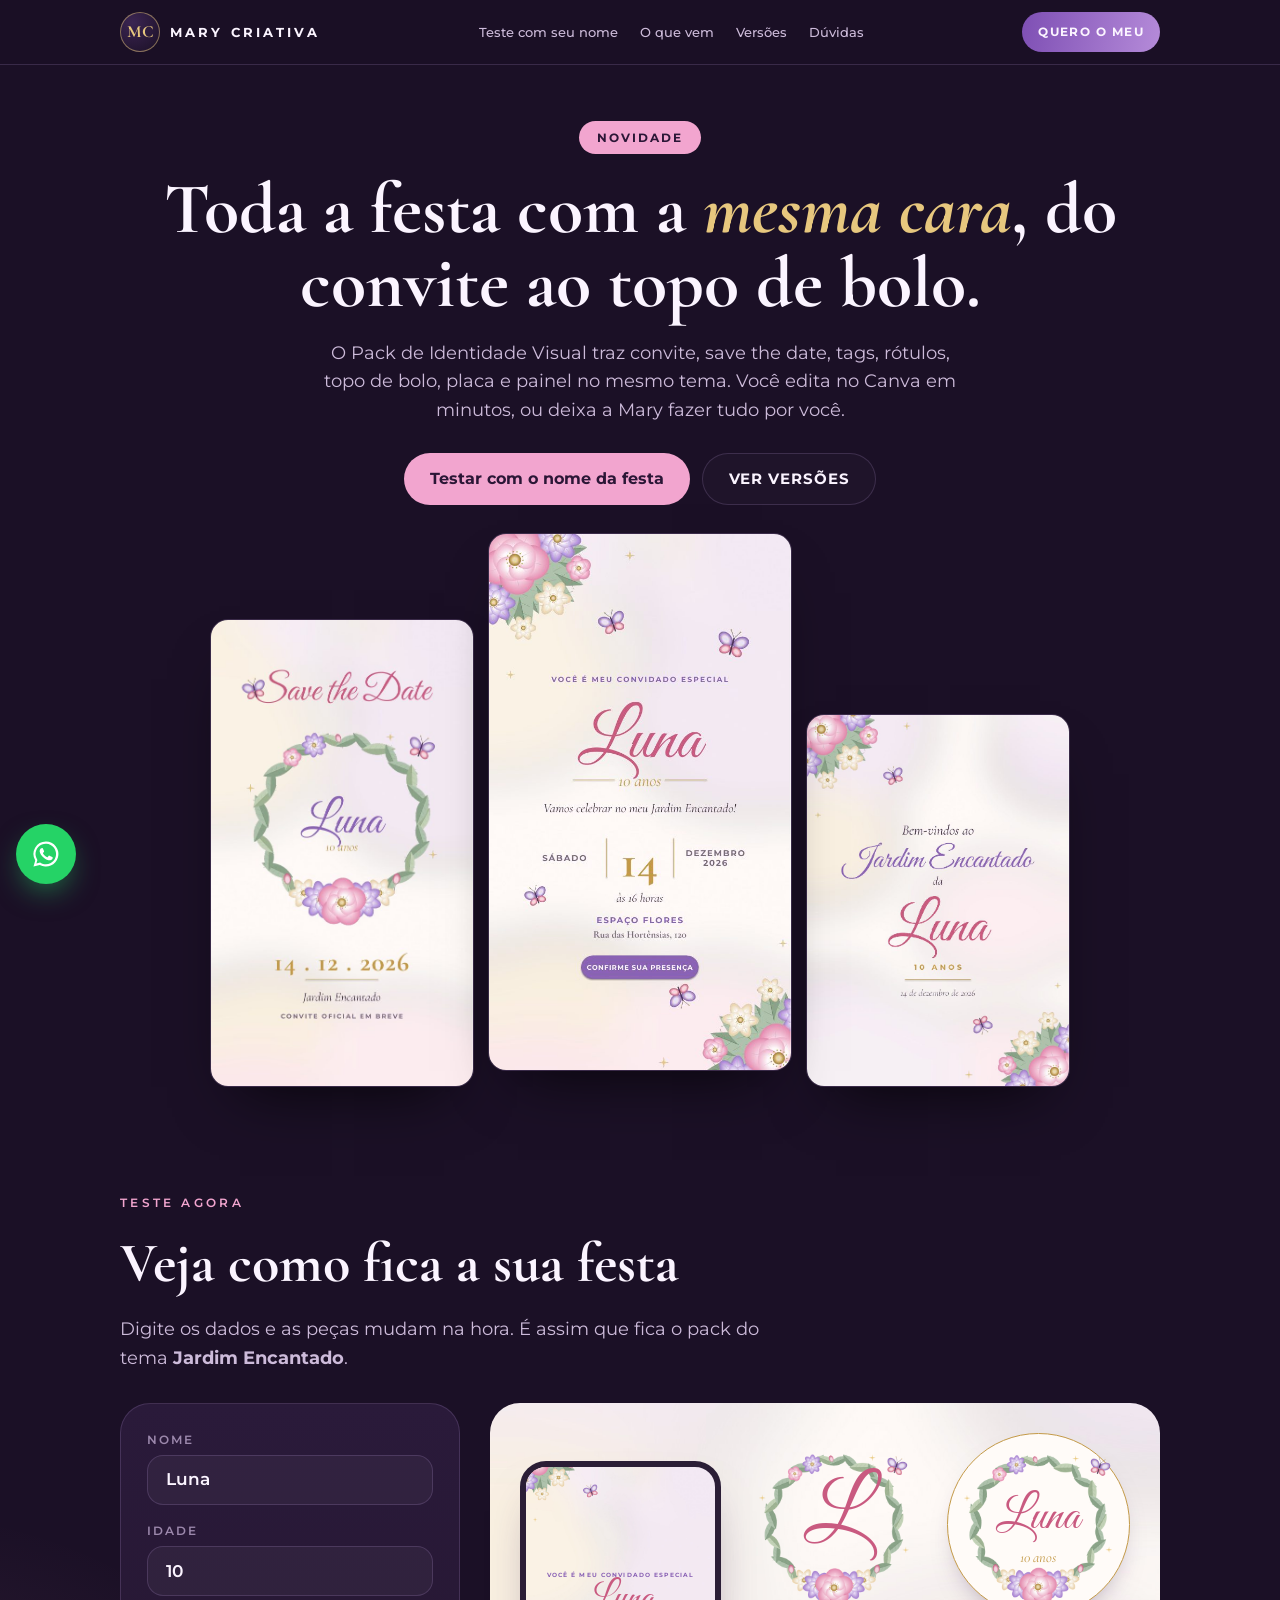
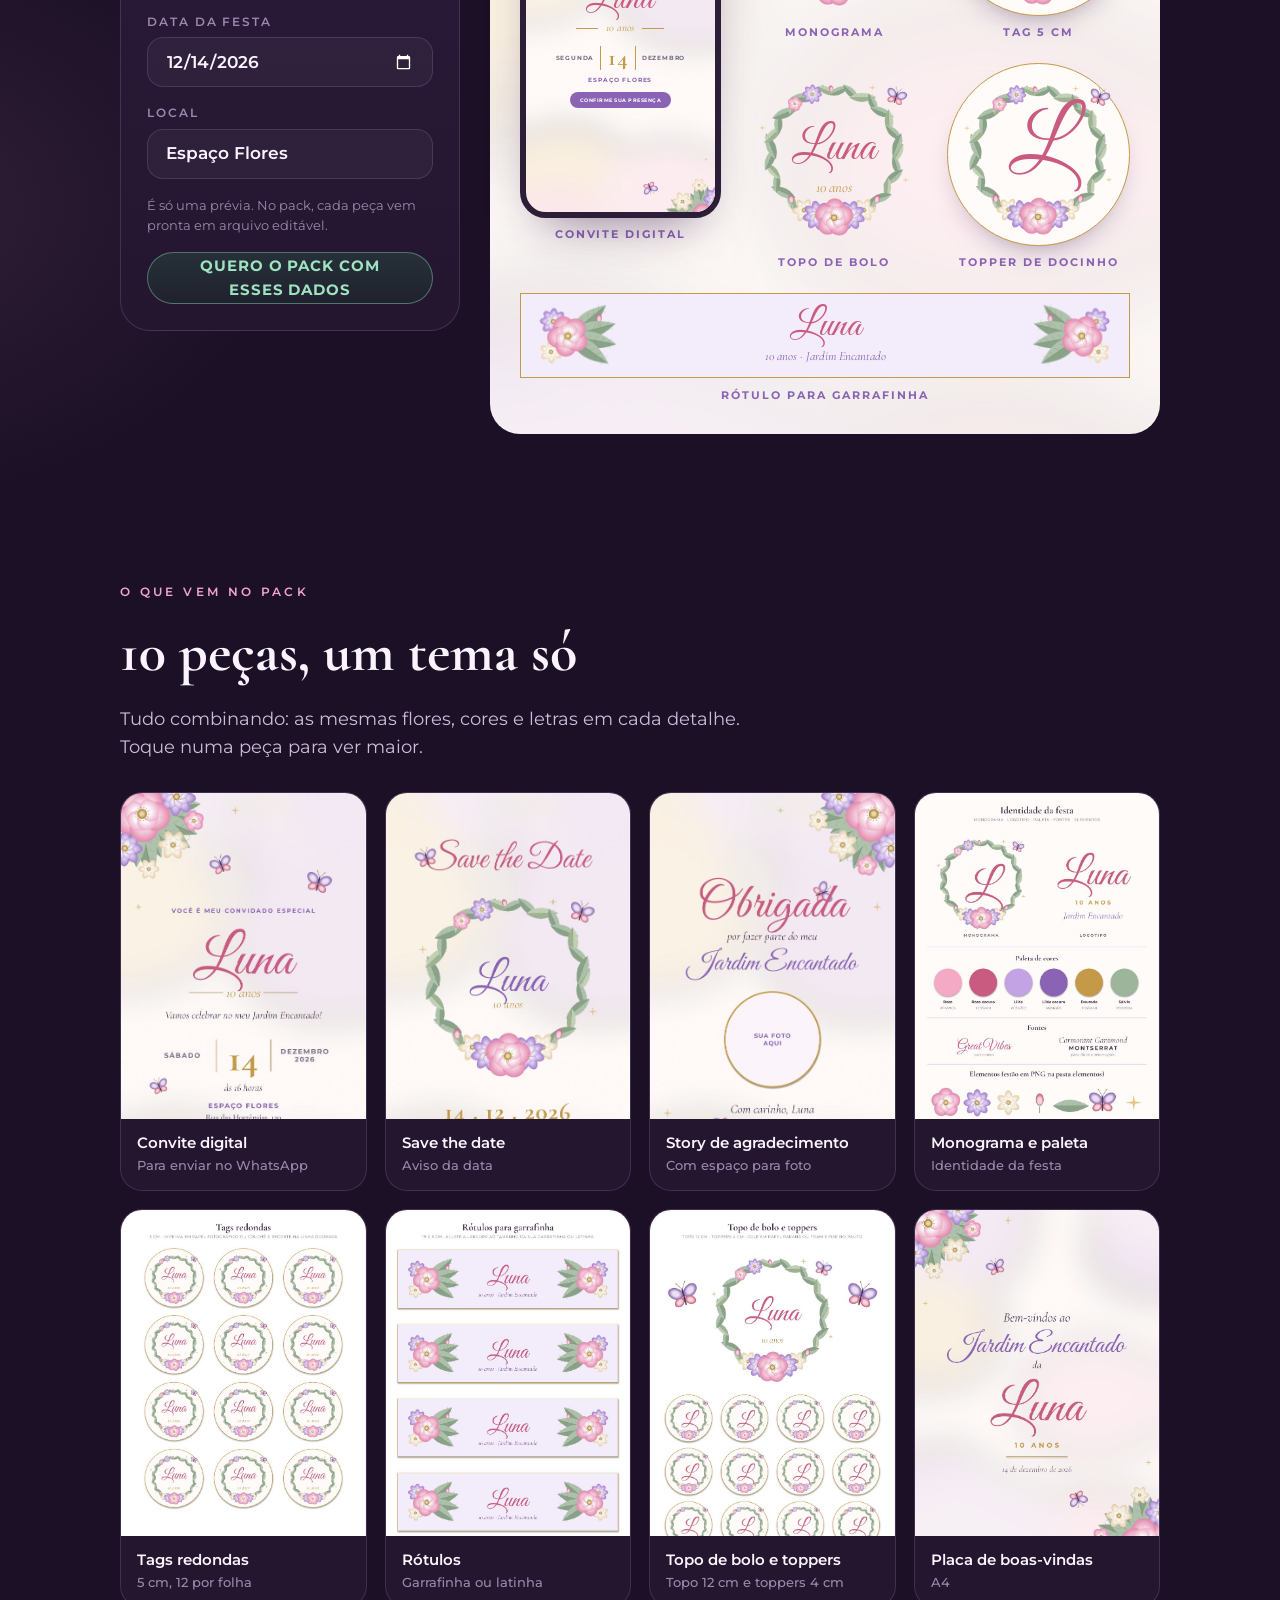
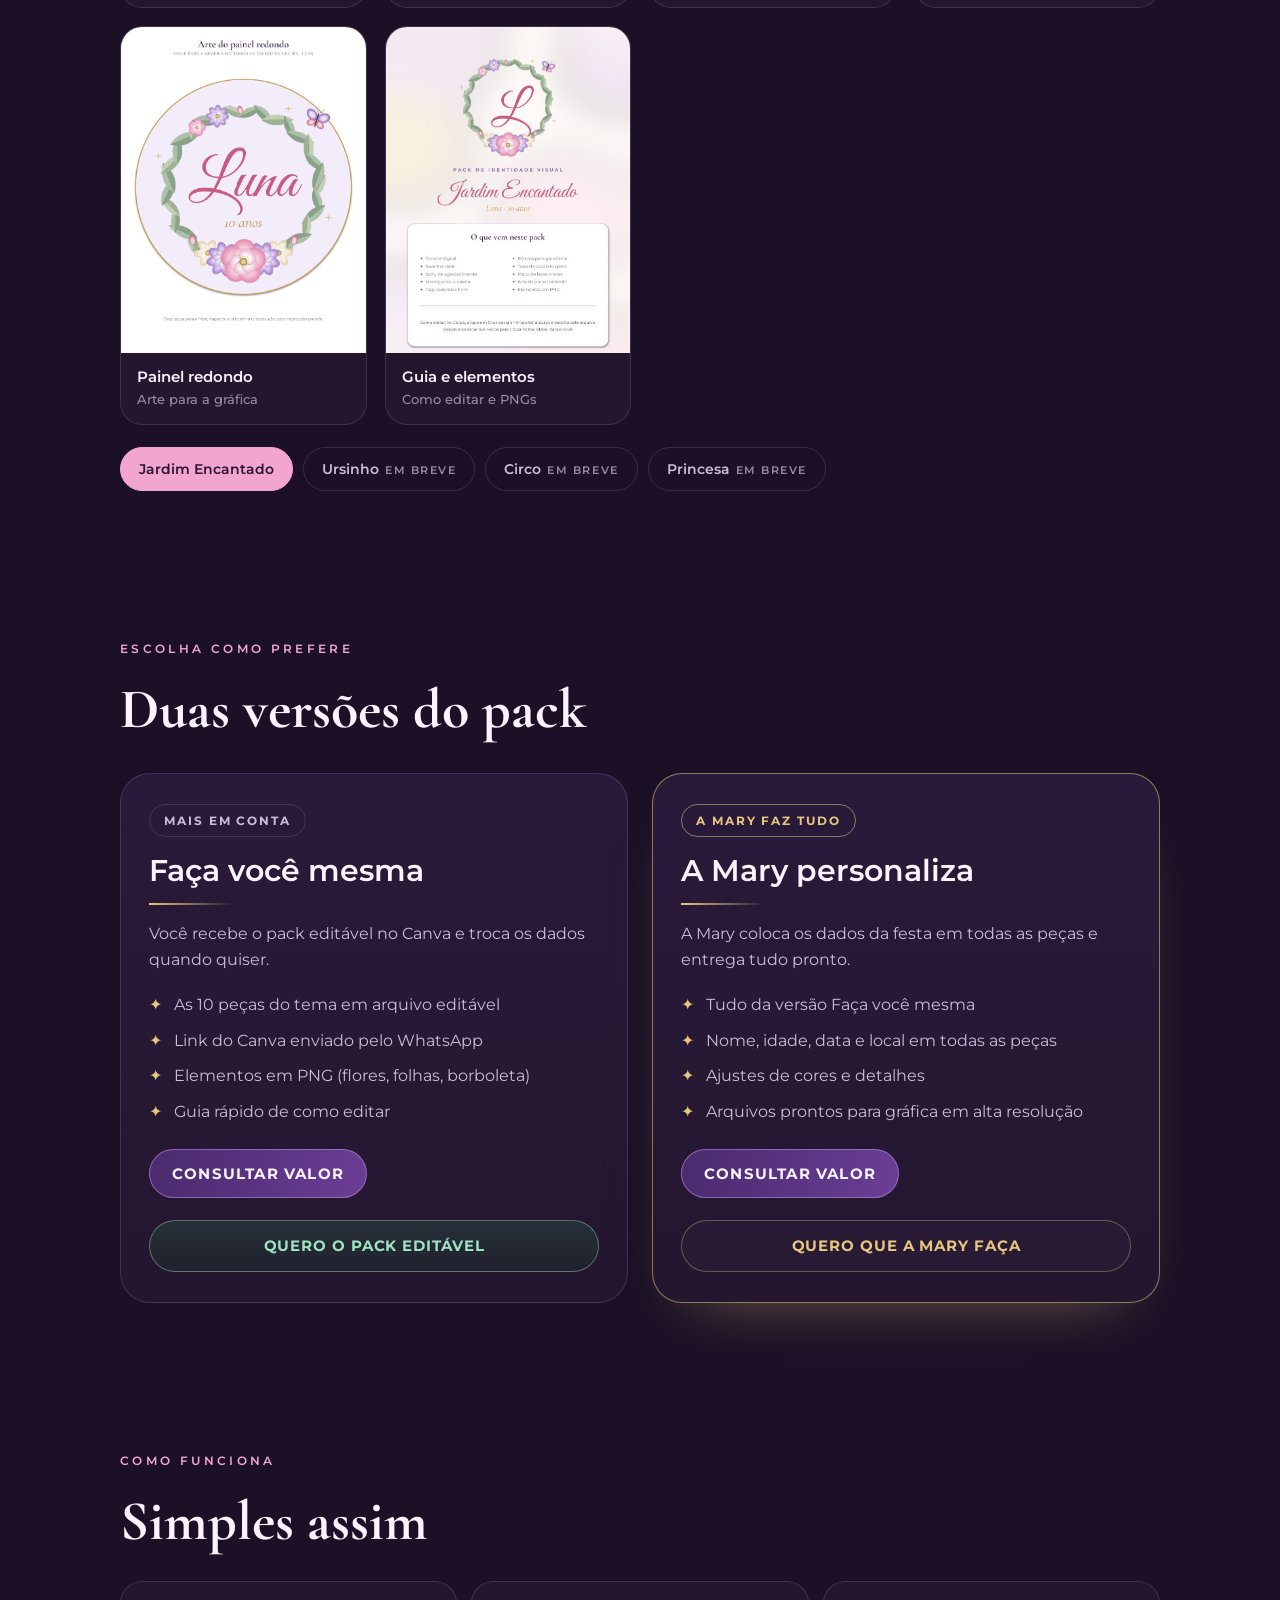
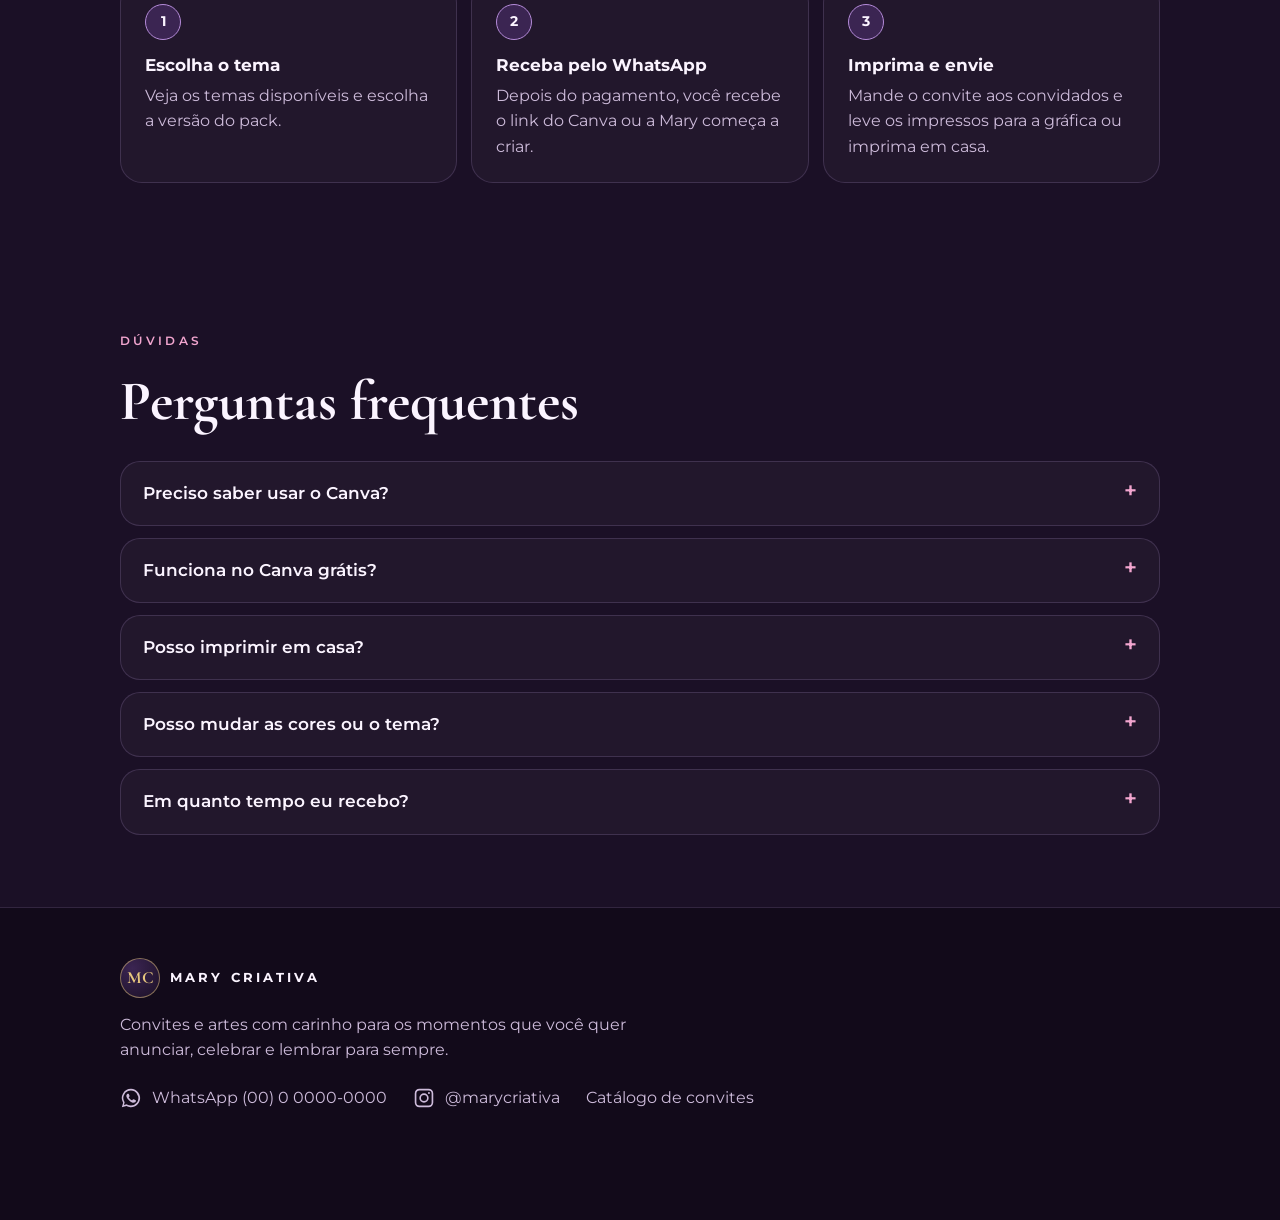
<file: mary-criativa/pack-festa/index.html>
<!DOCTYPE html>
<html lang="pt-BR">
<head>
<meta charset="UTF-8">
<meta name="viewport" content="width=device-width, initial-scale=1, viewport-fit=cover">
<title>Pack Identidade de Festa | Mary Criativa</title>
<meta name="description" content="Pack de identidade visual de festa da Mary Criativa: convite, save the date, tags, rótulos, topo de bolo, placa e painel com a mesma cara, editável no Canva.">
<meta name="theme-color" content="#1B1026">
<link rel="preconnect" href="https://fonts.googleapis.com">
<link rel="preconnect" href="https://fonts.gstatic.com" crossorigin>
<link rel="stylesheet" href="https://fonts.googleapis.com/css2?family=Cormorant+Garamond:ital,wght@0,500;0,600;0,700;1,500&family=Great+Vibes&family=Montserrat:wght@400;500;600;700&display=swap">
<style>
/* Mesmo estilo escuro do catálogo de convites */
:root{
  color-scheme: dark;
  --bg:#1B1026;
  --bg-deep:#120A1A;
  --card:#2A1A3A;
  --card-2:#24162F;
  --line:rgba(214,180,255,.16);
  --ink:#FBF4FF;
  --ink-soft:#CDBBDA;
  --ink-mute:#9C88AC;
  --pink:#F2A5CF;
  --lilac:#B58BD9;
  --lilac-deep:#7E4FB4;
  --gold:#E7C77E;
  --mint:#9FE3C1;
  /* cores das peças do tema (claras) */
  --t-rosa:#C95A80;
  --t-lilas:#8A63B5;
  --t-ouro:#C49A48;
  --t-tinta:#4A3550;
  --t-creme:#FFFBF8;
  --serif:"Cormorant Garamond", Georgia, serif;
  --sans:"Montserrat", "Segoe UI", system-ui, sans-serif;
  --script:"Great Vibes", cursive;
  --gutter:clamp(16px,4.5vw,40px);
  --radius:30px;
  --ease:cubic-bezier(.2,.8,.2,1);
}
*{box-sizing:border-box;margin:0;padding:0}
html{scroll-behavior:smooth;-webkit-text-size-adjust:100%}
body{background:var(--bg);color:var(--ink);font-family:var(--sans);line-height:1.6;overflow-x:hidden;
  background-image:radial-gradient(900px 600px at 85% -10%,rgba(181,139,217,.18),transparent 60%),radial-gradient(700px 500px at -10% 30%,rgba(242,165,207,.10),transparent 60%)}
img{display:block;max-width:100%}
a{color:inherit;text-decoration:none}
button,input{font:inherit;color:inherit}
.wrap{max-width:1120px;margin:0 auto;padding:0 var(--gutter)}
.eyebrow{font-size:12px;font-weight:600;letter-spacing:.28em;text-transform:uppercase;color:var(--pink)}
.h2{font-family:var(--serif);font-weight:700;font-size:clamp(34px,7vw,56px);line-height:1.05;margin:.35em 0 .4em}
.lead{color:var(--ink-soft);font-size:clamp(16px,2.2vw,18px);max-width:640px}
section{padding:72px 0}

.top{position:sticky;top:0;z-index:40;background:rgba(27,16,38,.82);backdrop-filter:blur(14px);-webkit-backdrop-filter:blur(14px);border-bottom:1px solid var(--line)}
.top .wrap{display:flex;align-items:center;justify-content:space-between;height:64px;gap:12px}
.brand{display:flex;align-items:center;gap:10px}
.mono{width:40px;height:40px;border-radius:50%;display:grid;place-items:center;font-family:var(--serif);font-weight:700;font-size:17px;color:var(--gold);border:1px solid rgba(231,199,126,.5);background:radial-gradient(circle at 30% 25%,#3B2552,#1B1026)}
.brand b{font-size:13px;letter-spacing:.24em;text-transform:uppercase;font-weight:700}
.nav{display:flex;gap:22px;font-size:13px;font-weight:500;color:var(--ink-soft)}
.nav a:hover{color:var(--pink)}
.top-cta{font-size:12px;font-weight:700;letter-spacing:.12em;text-transform:uppercase;padding:10px 16px;border-radius:999px;background:linear-gradient(100deg,var(--lilac-deep),var(--lilac))}
@media (max-width:760px){.nav{display:none}}

.btn{display:flex;align-items:center;justify-content:center;gap:8px;min-height:52px;padding:0 26px;border-radius:999px;font-weight:700;font-size:15px;letter-spacing:.06em;text-transform:uppercase;border:1.5px solid var(--line);background:rgba(255,255,255,.02);transition:transform .2s var(--ease);text-align:center}
.btn:hover{transform:translateY(-2px)}
.btn-want{color:var(--mint);border-color:rgba(159,227,193,.4);background:linear-gradient(180deg,rgba(40,70,64,.55),rgba(30,44,46,.55))}
.btn-gold{color:var(--gold);border-color:rgba(231,199,126,.35)}
.btn-soft{color:#2B1636;border:0;background:var(--pink);text-transform:none;letter-spacing:0;font-size:16px}
.btn-plain{color:var(--ink)}
.btn-solid{color:#fff;border:0;background:linear-gradient(100deg,#8B5CF6,#C084FC);box-shadow:0 14px 30px -12px #A26BF0}

/* Hero */
.hero{padding:56px 0 30px;text-align:center}
.badge{display:inline-block;padding:7px 18px;border-radius:999px;background:var(--pink);color:#2B1636;font-size:12px;font-weight:700;letter-spacing:.16em;text-transform:uppercase;margin-bottom:18px}
.hero h1{font-family:var(--serif);font-weight:700;font-size:clamp(40px,8.4vw,72px);line-height:1.03}
.hero h1 em{font-style:italic;color:var(--gold)}
.hero .lead{margin:18px auto 28px}
.hero-btns{display:flex;flex-wrap:wrap;gap:12px;justify-content:center}
.hero-art{margin:44px auto 0;max-width:860px;display:grid;grid-template-columns:1fr 1.15fr 1fr;gap:14px;align-items:end}
.hero-art img{border-radius:18px;box-shadow:0 30px 60px -30px rgba(0,0,0,.8);border:1px solid var(--line)}
.hero-art img:nth-child(2){transform:translateY(-16px)}

/* Prévia ao vivo */
.live{display:grid;gap:30px;margin-top:30px}
@media (min-width:920px){.live{grid-template-columns:340px 1fr;align-items:start}.form{position:sticky;top:90px}}
.form{border:1.5px solid var(--line);border-radius:var(--radius);padding:26px;background:linear-gradient(180deg,var(--card),var(--card-2));display:grid;gap:16px}
.form label{display:grid;gap:6px;font-size:12px;font-weight:600;letter-spacing:.16em;text-transform:uppercase;color:var(--ink-mute)}
.form input{width:100%;min-height:50px;padding:0 18px;border-radius:16px;border:1.5px solid var(--line);background:rgba(255,255,255,.04);font-size:17px;letter-spacing:0;text-transform:none;color:var(--ink);outline:none}
.form input:focus{border-color:var(--pink)}
.form small{color:var(--ink-mute);font-size:13px;letter-spacing:0;text-transform:none;font-weight:400}
.stage{border-radius:var(--radius);padding:clamp(18px,3vw,30px);background:url(elementos/fundo-aquarela-a4.jpg) center/cover;color:var(--t-tinta);display:grid;grid-template-columns:repeat(2,1fr);gap:clamp(12px,2.4vw,22px);align-items:center;container-type:inline-size}
@media (min-width:640px){.stage{grid-template-columns:1.1fr 1fr 1fr}}
.piece{text-align:center}
.piece figcaption{font-size:11px;font-weight:700;letter-spacing:.18em;text-transform:uppercase;color:var(--t-lilas);margin-top:8px}
/* convite no celular */
.phone{grid-row:span 2;aspect-ratio:9/16;border-radius:26px;border:6px solid #2B1E36;background:url(elementos/fundo-aquarela-story.jpg) center/cover;position:relative;overflow:hidden;box-shadow:0 26px 50px -24px rgba(60,30,80,.6);display:flex;flex-direction:column;align-items:center;justify-content:center;padding:0 8%;container-type:inline-size}
.phone .c1,.phone .c2{position:absolute;width:62%}
.phone .c1{left:-14%;top:-14%}
.phone .c2{right:-14%;bottom:-14%;transform:rotate(180deg)}
.phone .k{font-size:3.6cqw;font-weight:700;letter-spacing:.2em;color:var(--t-lilas);text-transform:uppercase}
.phone .n{font-family:var(--script);font-size:calc(24cqw * var(--fit,1));line-height:1.05;color:var(--t-rosa);white-space:nowrap}
.phone .a{font-family:var(--serif);font-style:italic;font-size:7cqw;color:var(--t-ouro);display:flex;align-items:center;gap:8px}
.phone .a::before,.phone .a::after{content:"";width:14cqw;height:1px;background:var(--t-ouro)}
.phone .d{display:flex;align-items:center;gap:4cqw;margin:6cqw 0 3cqw;font-size:3.6cqw;font-weight:700;letter-spacing:.14em;color:#7C6A82;text-transform:uppercase}
.phone .d b{font-family:var(--serif);font-size:15cqw;color:var(--t-ouro);line-height:1;padding:0 4cqw;border-left:1px solid var(--t-ouro);border-right:1px solid var(--t-ouro)}
.phone .l{font-size:3.8cqw;font-weight:700;letter-spacing:.14em;color:var(--t-lilas);text-transform:uppercase;text-align:center}
.phone .b{margin-top:5cqw;padding:2.6cqw 6cqw;border-radius:999px;background:var(--t-lilas);color:#fff;font-size:3.2cqw;font-weight:700;letter-spacing:.1em}
/* peças redondas */
.round{position:relative;aspect-ratio:1;border-radius:50%;background:var(--t-creme);border:1.5px solid var(--t-ouro);display:grid;place-items:center;container-type:inline-size;box-shadow:0 14px 30px -18px rgba(60,30,80,.6)}
.round.bare{background:none;border:0;box-shadow:none}
.round img{position:absolute;inset:3%;width:94%}
.round .n{position:relative;font-family:var(--script);font-size:calc(26cqw * var(--fit,1));line-height:1;color:var(--t-rosa);margin-top:-6cqw;white-space:nowrap}
.round .n.ini{font-size:46cqw;margin-top:-8cqw}
.label-strip .n,.label-strip .a{position:relative;white-space:nowrap}
.round .a{position:absolute;top:62%;left:0;right:0;font-family:var(--serif);font-style:italic;font-size:8cqw;color:var(--t-ouro)}
.label-strip{grid-column:1/-1;position:relative;height:clamp(84px,14cqw,120px);background:#F3ECFB;border:1.5px solid var(--t-ouro);display:flex;flex-direction:column;align-items:center;justify-content:center;overflow:hidden;container-type:size}
.label-strip img{position:absolute;height:86%;top:7%}
.label-strip img:first-child{left:1%}
.label-strip img:nth-child(2){right:1%;transform:scaleX(-1)}
.label-strip .n{font-family:var(--script);font-size:calc(48cqh * var(--fit,1));line-height:1;color:var(--t-rosa)}
.label-strip .a{font-family:var(--serif);font-style:italic;font-size:15cqh;color:var(--t-lilas)}

/* O que vem */
.gallery{display:grid;grid-template-columns:repeat(auto-fill,minmax(min(46%,220px),1fr));gap:18px;margin-top:30px}
.gallery figure{border:1.5px solid var(--line);border-radius:22px;overflow:hidden;background:var(--card-2);cursor:zoom-in}
.gallery img{width:100%;aspect-ratio:3/4;object-fit:cover;object-position:top}
.gallery figcaption{padding:12px 16px 14px;font-weight:600;font-size:15px}
.gallery figcaption small{display:block;color:var(--ink-mute);font-weight:500;font-size:13px}

/* Temas */
.themes{display:flex;flex-wrap:wrap;gap:10px;margin-top:22px}
.themes span{padding:10px 18px;border-radius:999px;border:1px solid var(--line);font-size:14px;font-weight:600;color:var(--ink-soft)}
.themes span.on{background:var(--pink);color:#2B1636;border-color:var(--pink)}
.themes span em{font-style:normal;font-size:11px;letter-spacing:.14em;text-transform:uppercase;color:var(--ink-mute);margin-left:6px}

/* Versões */
.plans{display:grid;gap:24px;margin-top:34px}
@media (min-width:860px){.plans{grid-template-columns:1fr 1fr}}
.plan{border-radius:var(--radius);border:1.5px solid var(--line);padding:30px 28px;background:linear-gradient(180deg,var(--card),var(--card-2));display:flex;flex-direction:column}
.plan.best{border-color:rgba(231,199,126,.55);box-shadow:0 30px 60px -40px rgba(231,199,126,.5)}
.plan .tag{align-self:flex-start;padding:6px 14px;border-radius:999px;font-size:12px;font-weight:700;letter-spacing:.16em;text-transform:uppercase;border:1px solid var(--line);color:var(--ink-soft);margin-bottom:16px}
.plan.best .tag{color:var(--gold);border-color:rgba(231,199,126,.55)}
.plan h3{font-size:clamp(24px,4.6vw,30px);font-weight:600;line-height:1.2}
.plan h3::after{content:"";display:block;width:84px;height:2px;margin:14px 0 16px;background:linear-gradient(90deg,var(--gold),transparent)}
.plan p{color:var(--ink-soft);font-size:16px}
.plan ul{list-style:none;display:grid;gap:10px;margin:20px 0 24px}
.plan li{display:flex;gap:12px;color:var(--ink-soft)}
.plan li::before{content:"✦";color:var(--gold);flex:none}
.price{align-self:flex-start;font-family:var(--serif);font-weight:700;font-size:30px;line-height:1;padding:14px 24px;border-radius:999px;background:linear-gradient(100deg,#4A2A6E,#6A3E96);border:1px solid rgba(181,139,217,.6);margin:auto 0 22px}
.price.ask{font-family:var(--sans);font-size:15px;letter-spacing:.08em;text-transform:uppercase;padding:16px 22px}

/* Passos e dúvidas */
.steps{display:grid;gap:14px;margin-top:30px;counter-reset:s}
@media (min-width:860px){.steps{grid-template-columns:repeat(3,1fr)}}
.step{border:1.5px solid var(--line);border-radius:22px;padding:22px 24px;background:rgba(255,255,255,.03);color:var(--ink-soft)}
.step::before{counter-increment:s;content:counter(s);display:grid;place-items:center;width:34px;height:34px;border-radius:50%;background:#3B2552;border:1px solid var(--lilac);color:var(--ink);font-weight:700;font-size:14px;margin-bottom:12px}
.step b{display:block;color:var(--ink);font-size:17px;margin-bottom:4px}
.faq{display:grid;gap:12px;margin-top:30px}
.faq details{border:1.5px solid var(--line);border-radius:20px;padding:18px 22px;background:rgba(255,255,255,.03)}
.faq summary{cursor:pointer;font-weight:600;font-size:17px;list-style:none;display:flex;justify-content:space-between;gap:12px}
.faq summary::after{content:"+";color:var(--pink);font-size:22px;line-height:1}
.faq details[open] summary::after{content:"−"}
.faq p{color:var(--ink-soft);margin-top:10px}

footer{border-top:1px solid var(--line);background:var(--bg-deep);padding:50px 0 110px}
footer p{color:var(--ink-soft);margin:14px 0 22px;max-width:520px}
.links{display:flex;flex-wrap:wrap;gap:12px 26px}
.links a{display:flex;align-items:center;gap:10px;color:var(--ink-soft)}
.links a:hover{color:var(--pink)}
.links svg{width:22px;height:22px}
.wa{position:fixed;left:16px;bottom:calc(16px + env(safe-area-inset-bottom));z-index:50;width:60px;height:60px;border-radius:50%;display:grid;place-items:center;background:#25D366;color:#fff;box-shadow:0 12px 30px -8px rgba(37,211,102,.6)}
.wa svg{width:30px;height:30px}

.zoom{position:fixed;inset:0;z-index:60;display:none;align-items:center;justify-content:center;padding:20px;background:rgba(10,5,14,.85)}
.zoom.open{display:flex}
.zoom img{max-height:90vh;border-radius:14px}

.rv{opacity:0;transform:translateY(24px);transition:opacity .7s var(--ease),transform .7s var(--ease)}
.rv.in{opacity:1;transform:none}
@media (prefers-reduced-motion:reduce){.rv{opacity:1;transform:none}*{scroll-behavior:auto}}
</style>
</head>
<body>

<svg width="0" height="0" style="position:absolute" aria-hidden="true">
  <symbol id="i-wa" viewBox="0 0 24 24"><path fill="currentColor" d="M12 2a10 10 0 0 0-8.6 15.1L2 22l5-1.3A10 10 0 1 0 12 2zm0 18.2c-1.6 0-3.1-.4-4.4-1.2l-.3-.2-3 .8.8-2.9-.2-.3A8.2 8.2 0 1 1 12 20.2zm4.5-6.1c-.2-.1-1.5-.7-1.7-.8-.2-.1-.4-.1-.6.1l-.8 1c-.1.2-.3.2-.5.1-.7-.3-1.4-.7-2-1.3-.5-.5-1-1.1-1.3-1.7-.1-.2 0-.4.1-.5l.4-.5.3-.4v-.5l-.8-1.9c-.2-.5-.4-.4-.6-.4h-.5c-.2 0-.5.1-.7.3-.6.6-.9 1.4-.9 2.2.1 1 .5 2 1.1 2.8 1.2 1.7 2.7 3.1 4.6 3.9 1.5.6 2.1.6 2.9.5.5-.1 1.5-.6 1.7-1.2.2-.5.2-1 .1-1.2l-.4-.3z"/></symbol>
  <symbol id="i-ig" viewBox="0 0 24 24"><path fill="none" stroke="currentColor" stroke-width="1.8" d="M7 2.8h10A4.2 4.2 0 0 1 21.2 7v10a4.2 4.2 0 0 1-4.2 4.2H7A4.2 4.2 0 0 1 2.8 17V7A4.2 4.2 0 0 1 7 2.8z"/><circle cx="12" cy="12" r="4.2" fill="none" stroke="currentColor" stroke-width="1.8"/><circle cx="17.4" cy="6.6" r="1.1" fill="currentColor"/></symbol>
</svg>

<header class="top">
  <div class="wrap">
    <a class="brand" href="#inicio"><span class="mono">MC</span><b>Mary Criativa</b></a>
    <nav class="nav">
      <a href="#teste">Teste com seu nome</a>
      <a href="#pack">O que vem</a>
      <a href="#versoes">Versões</a>
      <a href="#duvidas">Dúvidas</a>
    </nav>
    <a class="top-cta js-wa" href="#" target="_blank" rel="noopener" data-msg="Oi Mary! Vim pela página do pack de identidade visual de festa.">Quero o meu</a>
  </div>
</header>

<main id="inicio">
  <section class="hero">
    <div class="wrap">
      <span class="badge rv">Novidade</span>
      <h1 class="rv">Toda a festa com a <em>mesma cara</em>, do convite ao topo de bolo.</h1>
      <p class="lead rv">O Pack de Identidade Visual traz convite, save the date, tags, rótulos, topo de bolo, placa e painel no mesmo tema. Você edita no Canva em minutos, ou deixa a Mary fazer tudo por você.</p>
      <div class="hero-btns rv">
        <a class="btn btn-soft" href="#teste">Testar com o nome da festa</a>
        <a class="btn btn-plain" href="#versoes">Ver versões</a>
      </div>
      <div class="hero-art rv">
        <img src="previas/digital-2.jpg" alt="Save the date do tema Jardim Encantado" loading="lazy">
        <img src="previas/digital-1.jpg" alt="Convite digital do tema Jardim Encantado">
        <img src="previas/a4-6.jpg" alt="Placa de boas-vindas do tema Jardim Encantado" loading="lazy">
      </div>
    </div>
  </section>

  <section id="teste">
    <div class="wrap">
      <span class="eyebrow">Teste agora</span>
      <h2 class="h2">Veja como fica a sua festa</h2>
      <p class="lead">Digite os dados e as peças mudam na hora. É assim que fica o pack do tema <b id="themeName">Jardim Encantado</b>.</p>
      <div class="live">
        <form class="form" id="form" autocomplete="off" onsubmit="return false">
          <label>Nome<input id="fNome" maxlength="16" value="Luna"></label>
          <label>Idade<input id="fIdade" inputmode="numeric" maxlength="3" value="10"></label>
          <label>Data da festa<input id="fData" type="date" value="2026-12-14"></label>
          <label>Local<input id="fLocal" maxlength="30" value="Espaço Flores"></label>
          <small>É só uma prévia. No pack, cada peça vem pronta em arquivo editável.</small>
          <a class="btn btn-want" id="liveWa" href="#" target="_blank" rel="noopener">Quero o pack com esses dados</a>
        </form>
        <div class="stage" aria-live="polite">
          <figure class="piece" style="grid-row:span 2">
            <div class="phone">
              <img class="c1" src="elementos/arranjo-de-canto.png" alt="">
              <img class="c2" src="elementos/arranjo-de-canto.png" alt="">
              <span class="k">Você é meu convidado especial</span>
              <span class="n js-nome">Luna</span>
              <span class="a js-idade">10 anos</span>
              <span class="d"><span class="js-dia-semana">Sábado</span><b class="js-dia">14</b><span class="js-mes">Dezembro</span></span>
              <span class="l js-local">Espaço Flores</span>
              <span class="b">CONFIRME SUA PRESENÇA</span>
            </div>
            <figcaption>Convite digital</figcaption>
          </figure>
          <figure class="piece">
            <div class="round bare"><img src="elementos/coroa-floral.png" alt=""><span class="n ini js-ini">L</span></div>
            <figcaption>Monograma</figcaption>
          </figure>
          <figure class="piece">
            <div class="round"><img src="elementos/coroa-floral.png" alt=""><span class="n js-nome">Luna</span><span class="a js-idade">10 anos</span></div>
            <figcaption>Tag 5 cm</figcaption>
          </figure>
          <figure class="piece">
            <div class="round bare"><img src="elementos/coroa-floral.png" alt=""><span class="n js-nome">Luna</span><span class="a js-idade">10 anos</span></div>
            <figcaption>Topo de bolo</figcaption>
          </figure>
          <figure class="piece">
            <div class="round"><img src="elementos/coroa-floral.png" alt=""><span class="n ini js-ini">L</span></div>
            <figcaption>Topper de docinho</figcaption>
          </figure>
          <figure class="piece" style="grid-column:1/-1">
            <div class="label-strip"><img src="elementos/raminho.png" alt=""><img src="elementos/raminho.png" alt=""><span class="n js-nome">Luna</span><span class="a"><span class="js-idade">10 anos</span> · Jardim Encantado</span></div>
            <figcaption>Rótulo para garrafinha</figcaption>
          </figure>
        </div>
      </div>
    </div>
  </section>

  <section id="pack">
    <div class="wrap">
      <span class="eyebrow">O que vem no pack</span>
      <h2 class="h2">10 peças, um tema só</h2>
      <p class="lead">Tudo combinando: as mesmas flores, cores e letras em cada detalhe. Toque numa peça para ver maior.</p>
      <div class="gallery" id="gallery"></div>
      <div class="themes" id="themes"></div>
    </div>
  </section>

  <section id="versoes">
    <div class="wrap">
      <span class="eyebrow">Escolha como prefere</span>
      <h2 class="h2">Duas versões do pack</h2>
      <div class="plans" id="plans"></div>
    </div>
  </section>

  <section id="como">
    <div class="wrap">
      <span class="eyebrow">Como funciona</span>
      <h2 class="h2">Simples assim</h2>
      <div class="steps">
        <div class="step rv"><b>Escolha o tema</b>Veja os temas disponíveis e escolha a versão do pack.</div>
        <div class="step rv"><b>Receba pelo WhatsApp</b>Depois do pagamento, você recebe o link do Canva ou a Mary começa a criar.</div>
        <div class="step rv"><b>Imprima e envie</b>Mande o convite aos convidados e leve os impressos para a gráfica ou imprima em casa.</div>
      </div>
    </div>
  </section>

  <section id="duvidas">
    <div class="wrap">
      <span class="eyebrow">Dúvidas</span>
      <h2 class="h2">Perguntas frequentes</h2>
      <div class="faq">
        <details><summary>Preciso saber usar o Canva?</summary><p>Não precisa saber design. Você abre o link, clica no texto e troca nome, idade, data e local. O pack vem com um guia rapidinho na primeira página.</p></details>
        <details><summary>Funciona no Canva grátis?</summary><p>Sim. As fontes e os elementos do pack funcionam na versão gratuita do Canva, no celular ou no computador.</p></details>
        <details><summary>Posso imprimir em casa?</summary><p>Pode. Tags, rótulos, toppers e placa estão em folha A4 e já vêm no tamanho certo. Para o painel, leve o arquivo à gráfica.</p></details>
        <details><summary>Posso mudar as cores ou o tema?</summary><p>Na versão "Faça você mesma" você pode mudar as cores no Canva. Para um tema que ainda não existe, fale com a Mary: ela cria na versão personalizada.</p></details>
        <details><summary>Em quanto tempo eu recebo?</summary><p>A versão "Faça você mesma" é enviada logo após a confirmação do pagamento. A versão personalizada segue a agenda da Mary, consulte a disponibilidade da sua data.</p></details>
      </div>
    </div>
  </section>
</main>

<footer>
  <div class="wrap">
    <div class="brand"><span class="mono">MC</span><b>Mary Criativa</b></div>
    <p>Convites e artes com carinho para os momentos que você quer anunciar, celebrar e lembrar para sempre.</p>
    <div class="links">
      <a class="js-wa" href="#" target="_blank" rel="noopener" data-msg="Oi Mary! Vim pela página do pack de identidade visual."><svg><use href="#i-wa"/></svg><span id="waText">WhatsApp</span></a>
      <a class="js-ig" href="#" target="_blank" rel="noopener"><svg><use href="#i-ig"/></svg><span id="igText">Instagram</span></a>
      <a href="../convites/">Catálogo de convites</a>
    </div>
  </div>
</footer>

<a class="wa js-wa" href="#" target="_blank" rel="noopener" data-msg="Oi Mary! Quero saber mais sobre o pack de identidade visual de festa." aria-label="Falar no WhatsApp"><svg><use href="#i-wa"/></svg></a>
<div class="zoom" id="zoom" role="dialog" aria-modal="true" aria-label="Peça ampliada"><img id="zoomImg" alt=""></div>

<script>
/* =====================================================================
   CONFIGURAÇÃO: troque pelos dados reais da Mary Criativa
   ===================================================================== */
const CONFIG = {
  whatsapp: "5500000000000",           // só números: 55 + DDD + número
  whatsappTexto: "(00) 0 0000-0000",
  instagram: "marycriativa"            // sem o @
};

/* VERSÕES do pack. preco "97" vira R$97,00. Vazio mostra "Consultar valor" */
const VERSOES = [
  { id: "diy", tag: "Mais em conta", nome: "Faça você mesma", preco: "",
    desc: "Você recebe o pack editável no Canva e troca os dados quando quiser.",
    itens: ["As 10 peças do tema em arquivo editável", "Link do Canva enviado pelo WhatsApp", "Elementos em PNG (flores, folhas, borboleta)", "Guia rápido de como editar"],
    botao: "Quero o pack editável" },
  { id: "mary", tag: "A Mary faz tudo", nome: "A Mary personaliza", preco: "", best: true,
    desc: "A Mary coloca os dados da festa em todas as peças e entrega tudo pronto.",
    itens: ["Tudo da versão Faça você mesma", "Nome, idade, data e local em todas as peças", "Ajustes de cores e detalhes", "Arquivos prontos para gráfica em alta resolução"],
    botao: "Quero que a Mary faça" }
];

/* PEÇAS mostradas em "O que vem no pack" (imagens em previas/) */
const PECAS = [
  ["digital-1.jpg", "Convite digital", "Para enviar no WhatsApp"],
  ["digital-2.jpg", "Save the date", "Aviso da data"],
  ["digital-3.jpg", "Story de agradecimento", "Com espaço para foto"],
  ["a4-2.jpg", "Monograma e paleta", "Identidade da festa"],
  ["a4-3.jpg", "Tags redondas", "5 cm, 12 por folha"],
  ["a4-4.jpg", "Rótulos", "Garrafinha ou latinha"],
  ["a4-5.jpg", "Topo de bolo e toppers", "Topo 12 cm e toppers 4 cm"],
  ["a4-6.jpg", "Placa de boas-vindas", "A4"],
  ["a4-7.jpg", "Painel redondo", "Arte para a gráfica"],
  ["a4-1.jpg", "Guia e elementos", "Como editar e PNGs"]
];

/* TEMAS: o primeiro com pronto: true aparece em destaque */
const TEMAS = [
  { nome: "Jardim Encantado", pronto: true },
  { nome: "Ursinho", pronto: false },
  { nome: "Circo", pronto: false },
  { nome: "Princesa", pronto: false }
];

/* ===================================================================== */
(() => {
  const $ = id => document.getElementById(id);
  const esc = s => String(s).replace(/[&<>"]/g, c => ({ "&": "&amp;", "<": "&lt;", ">": "&gt;", '"': "&quot;" }[c]));
  const wa = msg => "https://wa.me/" + CONFIG.whatsapp + (msg ? "?text=" + encodeURIComponent(msg) : "");
  const money = p => "R$" + Number(String(p).replace(",", ".")).toLocaleString("pt-BR", { minimumFractionDigits: 2, maximumFractionDigits: 2 });
  const hasPrice = p => p !== "" && p != null && !isNaN(Number(String(p).replace(",", ".")));
  const tema = TEMAS.find(t => t.pronto) || TEMAS[0];

  // Prévia ao vivo
  const SEMANA = ["Domingo", "Segunda", "Terça", "Quarta", "Quinta", "Sexta", "Sábado"];
  const MESES = ["Janeiro", "Fevereiro", "Março", "Abril", "Maio", "Junho", "Julho", "Agosto", "Setembro", "Outubro", "Novembro", "Dezembro"];
  const setAll = (cls, v) => document.querySelectorAll("." + cls).forEach(el => el.textContent = v);
  const atualizar = () => {
    const nome = $("fNome").value.trim() || "Seu nome";
    const idade = $("fIdade").value.replace(/\D/g, "");
    const idadeTxt = idade ? idade + (idade === "1" ? " ano" : " anos") : "";
    setAll("js-nome", nome);
    document.documentElement.style.setProperty("--fit", Math.min(1, 5.5 / nome.length).toFixed(3));
    setAll("js-ini", nome[0].toUpperCase());
    setAll("js-idade", idadeTxt);
    setAll("js-local", $("fLocal").value.trim() || "Local da festa");
    const [y, m, d] = ($("fData").value || "").split("-").map(Number);
    const dt = y ? new Date(y, m - 1, d) : null;
    setAll("js-dia-semana", dt ? SEMANA[dt.getDay()] : "Dia");
    setAll("js-dia", dt ? String(d).padStart(2, "0") : "00");
    setAll("js-mes", dt ? MESES[m - 1] : "Mês");
    const dataTxt = dt ? dt.toLocaleDateString("pt-BR") : "a definir";
    $("liveWa").href = wa(`Oi Mary! Quero o pack de identidade visual do tema ${tema.nome}.\nNome: ${nome}\nIdade: ${idadeTxt || "-"}\nData: ${dataTxt}\nLocal: ${$("fLocal").value.trim() || "-"}`);
  };
  $("form").addEventListener("input", atualizar);
  atualizar();
  $("themeName").textContent = tema.nome;

  // Galeria
  $("gallery").innerHTML = PECAS.map(([img, n, s]) =>
    `<figure class="rv" data-img="previas/${img}"><img src="previas/${img}" alt="${esc(n)}" loading="lazy"><figcaption>${esc(n)}<small>${esc(s)}</small></figcaption></figure>`).join("");
  $("gallery").addEventListener("click", e => {
    const f = e.target.closest("figure"); if (!f) return;
    $("zoomImg").src = f.dataset.img; $("zoomImg").alt = f.querySelector("figcaption").firstChild.textContent;
    $("zoom").classList.add("open");
  });
  $("zoom").addEventListener("click", () => $("zoom").classList.remove("open"));
  document.addEventListener("keydown", e => { if (e.key === "Escape") $("zoom").classList.remove("open"); });

  $("themes").innerHTML = TEMAS.map(t => `<span class="${t.pronto ? "on" : ""}">${esc(t.nome)}${t.pronto ? "" : "<em>em breve</em>"}</span>`).join("");

  // Versões
  $("plans").innerHTML = VERSOES.map(v => `
    <article class="plan rv${v.best ? " best" : ""}">
      <span class="tag">${esc(v.tag)}</span>
      <h3>${esc(v.nome)}</h3>
      <p>${esc(v.desc)}</p>
      <ul>${v.itens.map(i => `<li>${esc(i)}</li>`).join("")}</ul>
      ${hasPrice(v.preco) ? `<span class="price">${money(v.preco)}</span>` : `<span class="price ask">Consultar valor</span>`}
      <a class="btn ${v.best ? "btn-gold" : "btn-want"}" href="${wa(`Oi Mary! Quero o pack de identidade visual do tema ${tema.nome}, versão "${v.nome}".`)}" target="_blank" rel="noopener">${esc(v.botao)}</a>
    </article>`).join("");

  // Contato
  document.querySelectorAll(".js-wa").forEach(a => a.href = wa(a.dataset.msg));
  document.querySelectorAll(".js-ig").forEach(a => a.href = "https://instagram.com/" + CONFIG.instagram);
  $("waText").textContent = "WhatsApp " + CONFIG.whatsappTexto;
  $("igText").textContent = "@" + CONFIG.instagram;

  // Entrada ao rolar
  const io = new IntersectionObserver(es => es.forEach(x => { if (x.isIntersecting) { x.target.classList.add("in"); io.unobserve(x.target); } }), { threshold: .12 });
  document.querySelectorAll(".rv").forEach(el => io.observe(el));
})();
</script>
</body>
</html>
</file>
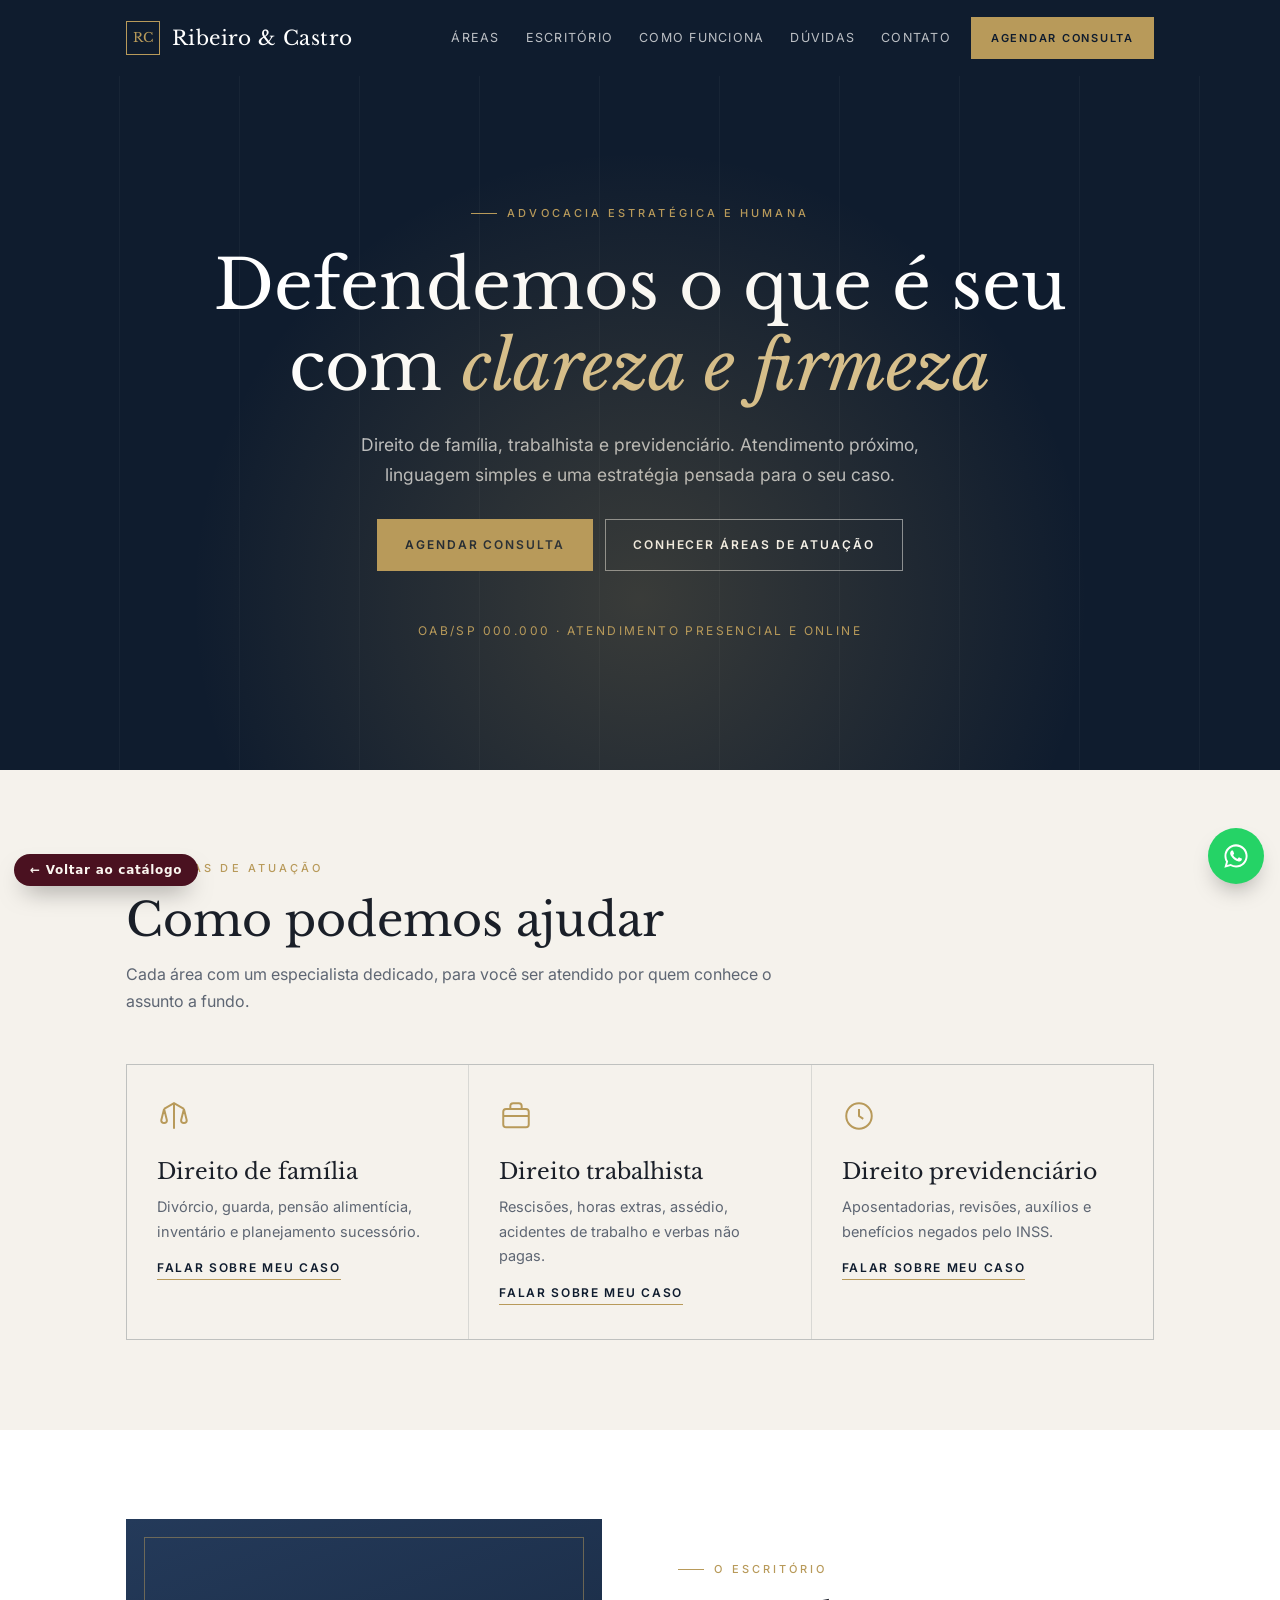
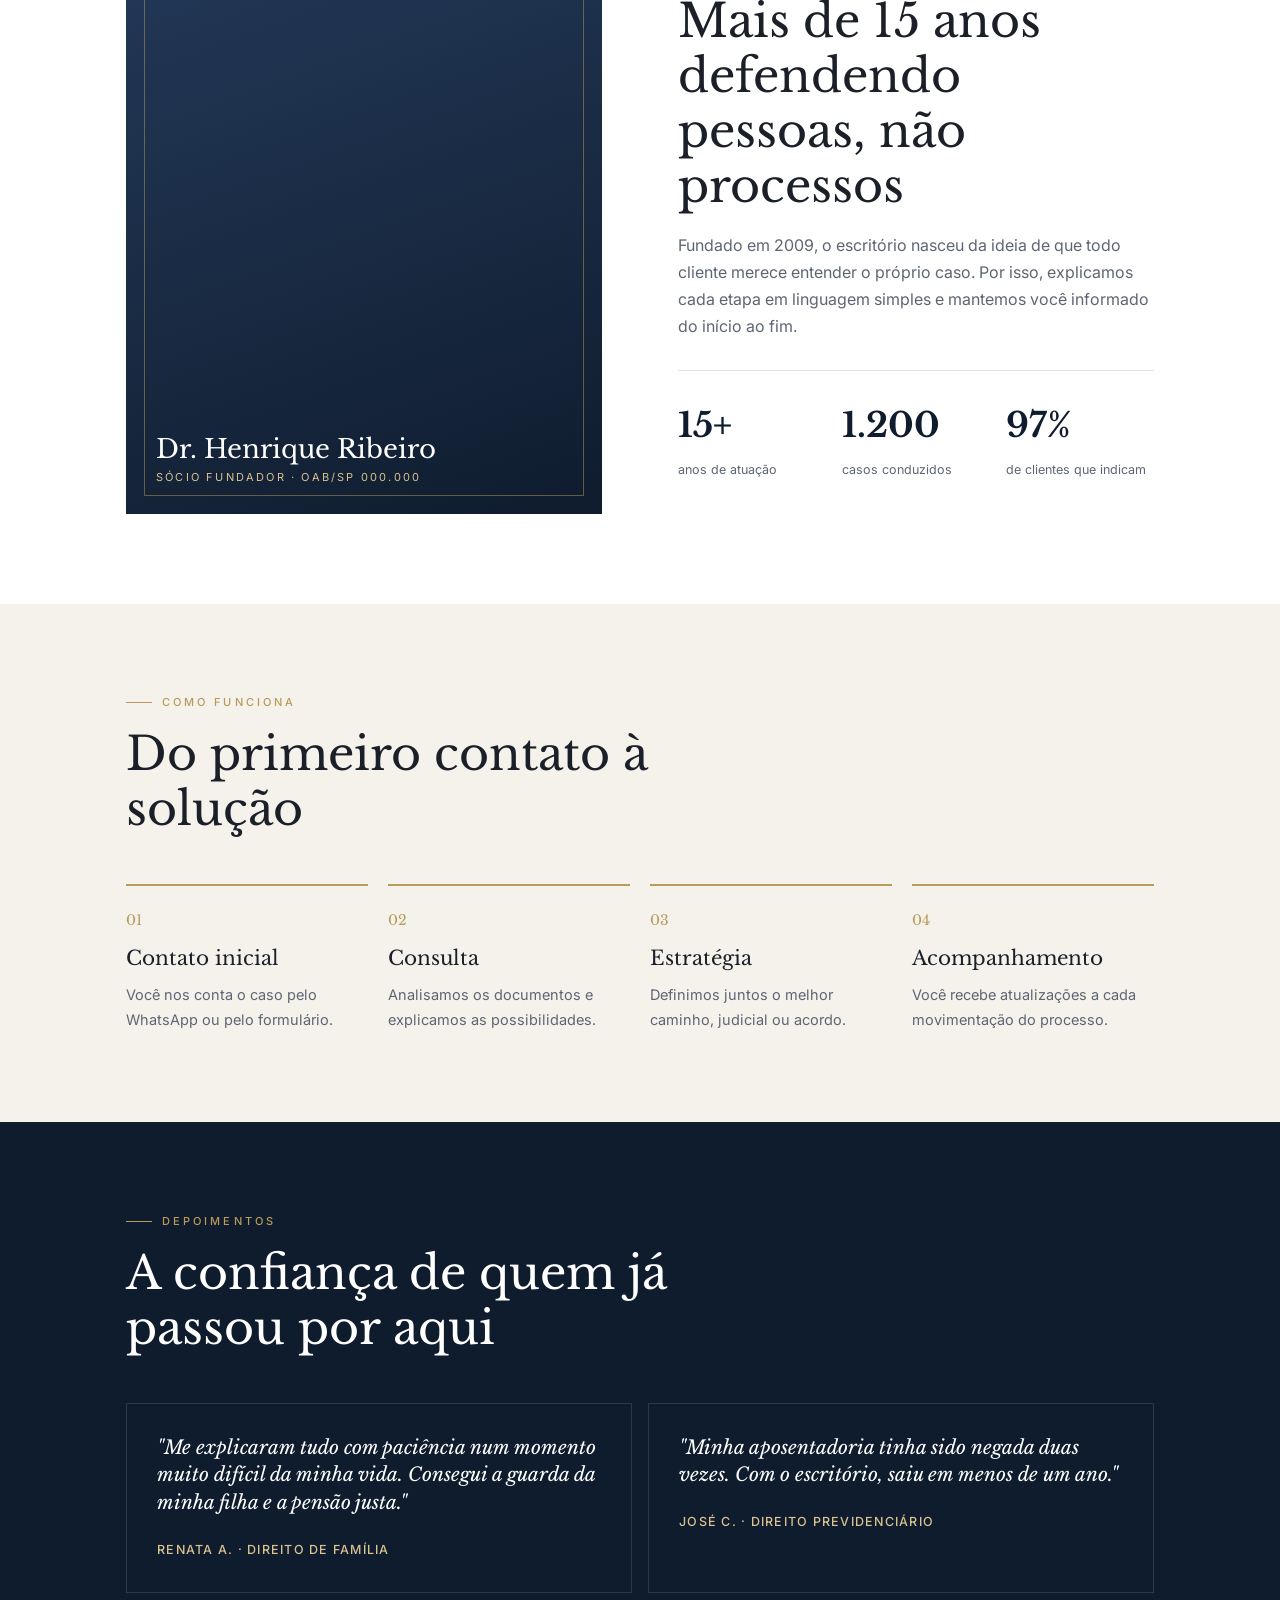
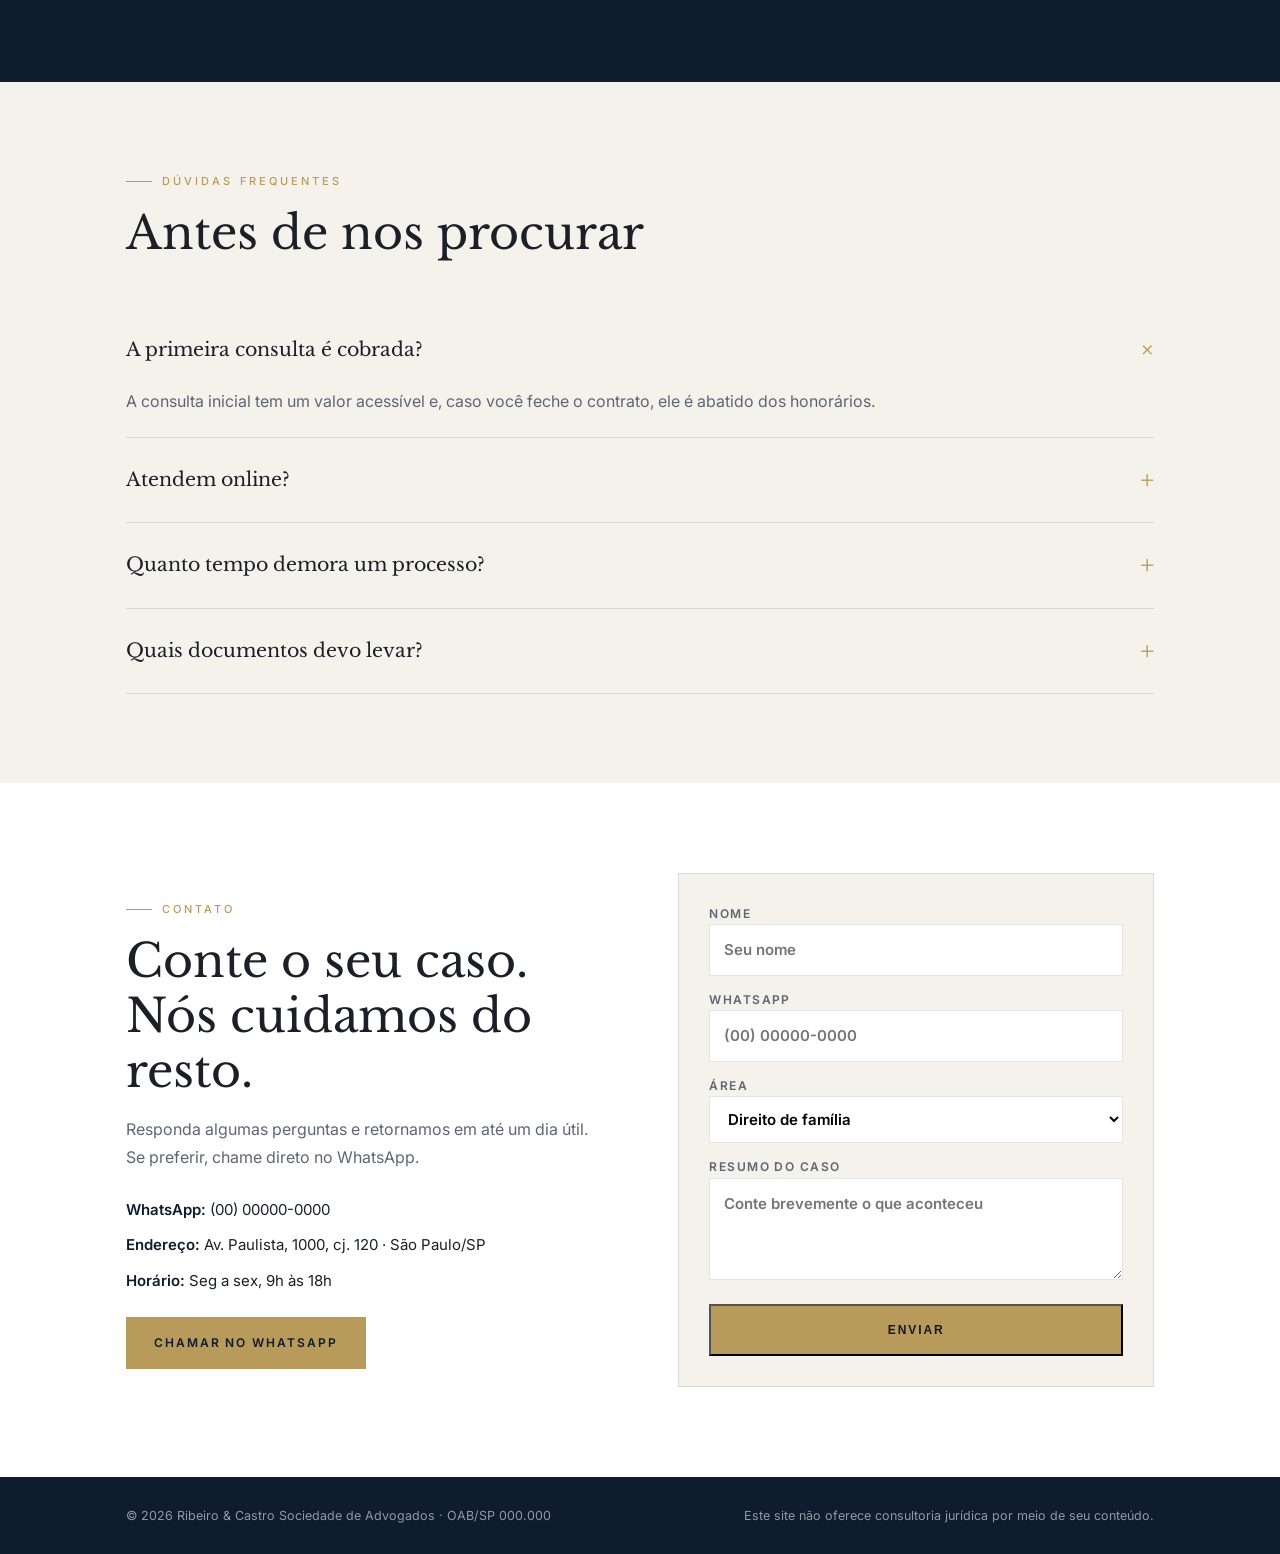
<file: landing-pages/amostras/advocacia.html>
<!DOCTYPE html>
<html lang="pt-BR">
<head>
<meta charset="UTF-8">
<meta name="viewport" content="width=device-width, initial-scale=1">
<title>Ribeiro & Castro Advogados | Direito de Família, Trabalhista e Previdenciário</title>
<meta name="description" content="Escritório de advocacia com atendimento humano e estratégico. Direito de família, trabalhista e previdenciário. Agende uma consulta.">
<link rel="preconnect" href="https://fonts.googleapis.com">
<link rel="stylesheet" href="https://fonts.googleapis.com/css2?family=Libre+Baskerville:ital,wght@0,400;0,700;1,400&family=Inter:wght@300;400;500;600&display=swap">
<style>
:root{--navy:#0F1C2E;--navy-2:#182A44;--gold:#B89A5A;--gold-l:#D9C28F;--paper:#F5F2EC;--ink:#1A1F28;--soft:#5E6673;--line:rgba(15,28,46,.12);--serif:"Libre Baskerville",Georgia,serif;--sans:"Inter",system-ui,sans-serif;--ease:cubic-bezier(.2,.75,.2,1)}
*{box-sizing:border-box}html{scroll-behavior:smooth}
body{margin:0;background:var(--paper);color:var(--ink);font-family:var(--sans);font-size:16px;line-height:1.7;-webkit-font-smoothing:antialiased;overflow-x:hidden}
img{max-width:100%;display:block}a{color:inherit}h1,h2,h3{margin:0;font-family:var(--serif);font-weight:400;line-height:1.2}p{margin:0}
.wrap{max-width:1140px;margin-inline:auto;padding-inline:clamp(16px,5vw,56px)}
.eyebrow{display:inline-flex;align-items:center;gap:10px;font-size:11px;letter-spacing:.28em;text-transform:uppercase;color:var(--gold);font-weight:500}
.eyebrow::before{content:"";width:26px;height:1px;background:currentColor}
.btn{display:inline-flex;align-items:center;justify-content:center;gap:10px;min-height:52px;padding:0 28px;font-size:12px;font-weight:600;letter-spacing:.16em;text-transform:uppercase;text-decoration:none;transition:.35s var(--ease)}
.btn-gold{background:var(--gold);color:var(--navy)}.btn-gold:hover{background:var(--gold-l)}
.btn-ghost{box-shadow:inset 0 0 0 1px rgba(255,255,255,.5);color:#fff}.btn-ghost:hover{background:#fff;color:var(--navy)}
.sec{padding-block:clamp(56px,7vw,96px)}
.head{display:grid;gap:14px;margin-bottom:clamp(30px,4vw,48px);max-width:680px}
.head h2{font-size:clamp(30px,4vw,46px)}.head p{color:var(--soft)}
/* topo */
.header{position:sticky;top:0;z-index:50;background:var(--navy);color:#fff}
.header .wrap{display:flex;align-items:center;gap:20px;height:76px}
.logo{margin-right:auto;text-decoration:none;font-family:var(--serif);font-size:20px;letter-spacing:.02em;display:flex;align-items:center;gap:12px}
.logo i{width:34px;height:34px;border:1px solid var(--gold);display:grid;place-items:center;font-size:13px;color:var(--gold);font-style:normal}
.nav{display:flex;gap:26px}.nav a{text-decoration:none;font-size:12.5px;letter-spacing:.1em;text-transform:uppercase;color:rgba(255,255,255,.72)}
.nav a:hover{color:var(--gold-l)}
.menu-btn{display:none;width:44px;height:44px;border:0;background:none;cursor:pointer}
.menu-btn i{display:block;width:24px;height:1.5px;background:#fff;margin:5px auto}
/* hero */
.hero{background:var(--navy);color:#fff;position:relative;overflow:hidden;text-align:center;padding-block:clamp(70px,10vw,140px)}
.hero::before{content:"";position:absolute;inset:0;background:repeating-linear-gradient(90deg,transparent 0 119px,rgba(255,255,255,.035) 119px 120px);pointer-events:none}
.hero::after{content:"";position:absolute;left:50%;bottom:-40%;width:70%;aspect-ratio:1;translate:-50% 0;border-radius:50%;background:radial-gradient(closest-side,rgba(184,154,90,.25),transparent);pointer-events:none}
.hero .wrap{position:relative;display:grid;justify-items:center;gap:22px}
.hero h1{font-size:clamp(38px,5.6vw,68px);max-width:880px}
.hero h1 em{font-style:italic;color:var(--gold-l)}
.hero p{max-width:620px;color:rgba(255,255,255,.72);font-size:17.5px}
.hero .ctas{display:flex;flex-wrap:wrap;justify-content:center;gap:12px;margin-top:8px}
.hero .oab{margin-top:28px;font-size:12px;letter-spacing:.2em;text-transform:uppercase;color:var(--gold)}
/* areas */
.areas{display:grid;grid-template-columns:repeat(3,1fr);gap:1px;background:var(--line);border:1px solid var(--line)}
.area{background:var(--paper);padding:34px 30px;transition:.4s}
.area:hover{background:#fff}
.area svg{width:34px;height:34px;color:var(--gold);margin-bottom:18px}
.area h3{font-size:22px;margin-bottom:10px}.area p{font-size:14.5px;color:var(--soft)}
.area a{display:inline-block;margin-top:14px;font-size:12px;letter-spacing:.14em;text-transform:uppercase;font-weight:600;color:var(--navy);text-decoration:none;border-bottom:1px solid var(--gold)}
/* sobre */
.about{background:#fff}
.about .wrap{display:grid;grid-template-columns:1fr 1fr;gap:clamp(30px,6vw,80px);align-items:center}
.about .pic{aspect-ratio:4/5;background:linear-gradient(160deg,#243A5A,#0F1C2E);position:relative}
.about .pic::after{content:"";position:absolute;inset:18px;border:1px solid rgba(184,154,90,.5)}
.about .pic b{position:absolute;left:30px;bottom:30px;color:#fff;font-family:var(--serif);font-size:26px;font-weight:400;line-height:1.2}
.about .pic b small{display:block;font-family:var(--sans);font-size:11px;letter-spacing:.2em;text-transform:uppercase;color:var(--gold-l);margin-top:6px}
.about h2{font-size:clamp(30px,4vw,46px);margin:14px 0 18px}.about p{color:var(--soft)}
.nums{display:grid;grid-template-columns:repeat(3,1fr);gap:16px;margin-top:30px;padding-top:26px;border-top:1px solid var(--line)}
.nums b{display:block;font-family:var(--serif);font-size:34px;color:var(--navy)}.nums span{font-size:12.5px;color:var(--soft)}
/* como funciona */
.steps{display:grid;grid-template-columns:repeat(4,1fr);gap:20px}
.steps div{padding-top:20px;border-top:2px solid var(--gold)}
.steps i{font-style:normal;font-family:var(--serif);font-size:14px;color:var(--gold)}
.steps b{display:block;font-family:var(--serif);font-size:20px;font-weight:400;margin:8px 0 8px}.steps p{font-size:14.5px;color:var(--soft)}
/* depoimentos */
.quotes{background:var(--navy);color:#fff}
.quotes .head h2{color:#fff}.quotes .head p{color:rgba(255,255,255,.65)}
.qgrid{display:grid;grid-template-columns:1fr 1fr;gap:16px}
.q{padding:30px;border:1px solid rgba(255,255,255,.12)}
.q p{font-family:var(--serif);font-style:italic;font-size:19px;line-height:1.45;margin-bottom:18px}
.q b{font-size:12.5px;letter-spacing:.1em;text-transform:uppercase;color:var(--gold-l);font-weight:500}
/* faq */
details{border-bottom:1px solid var(--line);padding:4px 0}
summary{cursor:pointer;list-style:none;display:flex;justify-content:space-between;align-items:center;gap:16px;padding:16px 0;font-family:var(--serif);font-size:19px}
summary::-webkit-details-marker{display:none}summary::after{content:"+";font-size:26px;color:var(--gold);transition:.3s}
details[open] summary::after{transform:rotate(45deg)}
details p{padding:0 0 18px;color:var(--soft);max-width:760px}
/* contato */
.contact{background:#fff}
.contact .wrap{display:grid;grid-template-columns:1fr 1fr;gap:clamp(30px,6vw,80px);align-items:center}
.contact h2{font-size:clamp(30px,4vw,46px);margin:14px 0 18px}.contact p{color:var(--soft)}
.contact ul{list-style:none;padding:0;margin:26px 0 0;display:grid;gap:10px;font-size:15px}
.contact li b{font-weight:600;color:var(--navy)}
.form{background:var(--paper);padding:30px;border:1px solid var(--line);display:grid;gap:14px}
.form label{font-size:12px;letter-spacing:.12em;text-transform:uppercase;font-weight:600;color:var(--soft)}
.form input,.form select,.form textarea{width:100%;padding:12px 14px;border:1px solid var(--line);background:#fff;font:inherit;font-size:15px}
.form .btn{width:100%;margin-top:4px}
.footer{background:var(--navy);color:rgba(255,255,255,.55);padding:28px 0;font-size:12.5px}
.footer .wrap{display:flex;flex-wrap:wrap;justify-content:space-between;gap:10px}
.wa{position:fixed;right:16px;bottom:16px;z-index:40;width:56px;height:56px;border-radius:50%;background:#25D366;color:#fff;display:grid;place-items:center;box-shadow:0 12px 24px -10px rgba(0,0,0,.4)}
.wa svg{width:28px;height:28px}
.anim .rv{opacity:0;transform:translateY(24px);transition:.9s var(--ease)}.anim .rv.in{opacity:1;transform:none}
@media(max-width:900px){.nav{display:none;position:absolute;left:0;right:0;top:76px;background:var(--navy);flex-direction:column;padding:20px clamp(16px,5vw,56px) 26px;gap:16px}.nav.open{display:flex}.menu-btn{display:block}
.areas{grid-template-columns:1fr}.about .wrap,.contact .wrap{grid-template-columns:1fr}.about .pic{max-width:420px}.steps{grid-template-columns:1fr 1fr}.qgrid{grid-template-columns:1fr}}
@media(max-width:560px){.steps{grid-template-columns:1fr}.hero .ctas .btn{flex:1 1 100%}.nums{grid-template-columns:1fr 1fr}}
.back-cat{position:fixed;left:14px;bottom:14px;z-index:60;padding:10px 16px;border-radius:999px;background:#4A1120;color:#FBF6F0;font:600 12px/1 system-ui,sans-serif;letter-spacing:.06em;text-decoration:none;box-shadow:0 12px 24px -10px rgba(0,0,0,.5)}
</style>
</head>
<body data-wa="5500000000000">
<a class="back-cat" href="../index.html#projetos">← Voltar ao catálogo</a>
<header class="header"><div class="wrap">
  <a class="logo" href="#"><i>RC</i>Ribeiro &amp; Castro</a>
  <nav class="nav" id="nav"><a href="#areas">Áreas</a><a href="#sobre">Escritório</a><a href="#como">Como funciona</a><a href="#faq">Dúvidas</a><a href="#contato">Contato</a></nav>
  <a class="btn btn-gold" href="#" data-msg="Olá! Gostaria de agendar uma consulta com o escritório Ribeiro & Castro." style="min-height:42px;padding:0 20px;font-size:11px">Agendar consulta</a>
  <button class="menu-btn" id="menuBtn" aria-label="Menu" aria-expanded="false"><i></i><i></i><i></i></button>
</div></header>

<section class="hero"><div class="wrap">
  <span class="eyebrow">Advocacia estratégica e humana</span>
  <h1>Defendemos o que é seu com <em>clareza e firmeza</em></h1>
  <p>Direito de família, trabalhista e previdenciário. Atendimento próximo, linguagem simples e uma estratégia pensada para o seu caso.</p>
  <div class="ctas"><a class="btn btn-gold" href="#" data-msg="Olá! Gostaria de agendar uma consulta com o escritório Ribeiro & Castro.">Agendar consulta</a><a class="btn btn-ghost" href="#areas">Conhecer áreas de atuação</a></div>
  <span class="oab">OAB/SP 000.000 · Atendimento presencial e online</span>
</div></section>

<section class="sec" id="areas"><div class="wrap">
  <div class="head rv"><span class="eyebrow">Áreas de atuação</span><h2>Como podemos ajudar</h2><p>Cada área com um especialista dedicado, para você ser atendido por quem conhece o assunto a fundo.</p></div>
  <div class="areas">
    <div class="area rv"><svg viewBox="0 0 24 24" fill="none" stroke="currentColor" stroke-width="1.4"><path d="M12 3v18M5 7l7-4 7 4M3 15l2-8 2 8a2 2 0 0 1-4 0Zm14 0 2-8 2 8a2 2 0 0 1-4 0Z"/></svg><h3>Direito de família</h3><p>Divórcio, guarda, pensão alimentícia, inventário e planejamento sucessório.</p><a href="#" data-msg="Olá! Preciso de orientação em Direito de Família.">Falar sobre meu caso</a></div>
    <div class="area rv" style="transition-delay:.08s"><svg viewBox="0 0 24 24" fill="none" stroke="currentColor" stroke-width="1.4"><rect x="3" y="7" width="18" height="13" rx="2"/><path d="M8 7V5a2 2 0 0 1 2-2h4a2 2 0 0 1 2 2v2M3 12h18"/></svg><h3>Direito trabalhista</h3><p>Rescisões, horas extras, assédio, acidentes de trabalho e verbas não pagas.</p><a href="#" data-msg="Olá! Preciso de orientação em Direito Trabalhista.">Falar sobre meu caso</a></div>
    <div class="area rv" style="transition-delay:.16s"><svg viewBox="0 0 24 24" fill="none" stroke="currentColor" stroke-width="1.4"><circle cx="12" cy="12" r="9"/><path d="M12 7v5l3 2"/></svg><h3>Direito previdenciário</h3><p>Aposentadorias, revisões, auxílios e benefícios negados pelo INSS.</p><a href="#" data-msg="Olá! Preciso de orientação em Direito Previdenciário.">Falar sobre meu caso</a></div>
  </div>
</div></section>

<section class="sec about" id="sobre"><div class="wrap">
  <div class="pic rv"><b>Dr. Henrique Ribeiro<small>Sócio fundador · OAB/SP 000.000</small></b></div>
  <div class="rv"><span class="eyebrow">O escritório</span><h2>Mais de 15 anos defendendo pessoas, não processos</h2><p>Fundado em 2009, o escritório nasceu da ideia de que todo cliente merece entender o próprio caso. Por isso, explicamos cada etapa em linguagem simples e mantemos você informado do início ao fim.</p>
    <div class="nums"><div><b>15+</b><span>anos de atuação</span></div><div><b>1.200</b><span>casos conduzidos</span></div><div><b>97%</b><span>de clientes que indicam</span></div></div></div>
</div></section>

<section class="sec" id="como"><div class="wrap">
  <div class="head rv"><span class="eyebrow">Como funciona</span><h2>Do primeiro contato à solução</h2></div>
  <div class="steps">
    <div class="rv"><i>01</i><b>Contato inicial</b><p>Você nos conta o caso pelo WhatsApp ou pelo formulário.</p></div>
    <div class="rv" style="transition-delay:.08s"><i>02</i><b>Consulta</b><p>Analisamos os documentos e explicamos as possibilidades.</p></div>
    <div class="rv" style="transition-delay:.16s"><i>03</i><b>Estratégia</b><p>Definimos juntos o melhor caminho, judicial ou acordo.</p></div>
    <div class="rv" style="transition-delay:.24s"><i>04</i><b>Acompanhamento</b><p>Você recebe atualizações a cada movimentação do processo.</p></div>
  </div>
</div></section>

<section class="sec quotes"><div class="wrap">
  <div class="head rv"><span class="eyebrow">Depoimentos</span><h2>A confiança de quem já passou por aqui</h2></div>
  <div class="qgrid">
    <div class="q rv"><p>"Me explicaram tudo com paciência num momento muito difícil da minha vida. Consegui a guarda da minha filha e a pensão justa."</p><b>Renata A. · Direito de família</b></div>
    <div class="q rv" style="transition-delay:.08s"><p>"Minha aposentadoria tinha sido negada duas vezes. Com o escritório, saiu em menos de um ano."</p><b>José C. · Direito previdenciário</b></div>
  </div>
</div></section>

<section class="sec" id="faq"><div class="wrap">
  <div class="head rv"><span class="eyebrow">Dúvidas frequentes</span><h2>Antes de nos procurar</h2></div>
  <div class="rv">
    <details open><summary>A primeira consulta é cobrada?</summary><p>A consulta inicial tem um valor acessível e, caso você feche o contrato, ele é abatido dos honorários.</p></details>
    <details><summary>Atendem online?</summary><p>Sim. Fazemos consultas por videochamada e todo o acompanhamento pode ser feito à distância.</p></details>
    <details><summary>Quanto tempo demora um processo?</summary><p>Depende da área e do caso. Na consulta, apresentamos uma estimativa realista e as alternativas de acordo.</p></details>
    <details><summary>Quais documentos devo levar?</summary><p>Documento com foto, comprovante de endereço e tudo o que tiver relacionado ao caso. Orientamos o restante na conversa inicial.</p></details>
  </div>
</div></section>

<section class="sec contact" id="contato"><div class="wrap">
  <div class="rv"><span class="eyebrow">Contato</span><h2>Conte o seu caso. Nós cuidamos do resto.</h2><p>Responda algumas perguntas e retornamos em até um dia útil. Se preferir, chame direto no WhatsApp.</p>
    <ul><li><b>WhatsApp:</b> (00) 00000-0000</li><li><b>Endereço:</b> Av. Paulista, 1000, cj. 120 · São Paulo/SP</li><li><b>Horário:</b> Seg a sex, 9h às 18h</li></ul>
    <a class="btn btn-gold" href="#" data-msg="Olá! Gostaria de agendar uma consulta com o escritório Ribeiro & Castro." style="margin-top:24px">Chamar no WhatsApp</a></div>
  <form class="form rv" onsubmit="event.preventDefault();alert('Formulário de exemplo.')"><label>Nome<input type="text" placeholder="Seu nome"></label><label>WhatsApp<input type="tel" placeholder="(00) 00000-0000"></label><label>Área<select><option>Direito de família</option><option>Direito trabalhista</option><option>Direito previdenciário</option></select></label><label>Resumo do caso<textarea rows="3" placeholder="Conte brevemente o que aconteceu"></textarea></label><button class="btn btn-gold" type="submit">Enviar</button></form>
</div></section>
<footer class="footer"><div class="wrap"><span>© <span id="year"></span> Ribeiro &amp; Castro Sociedade de Advogados · OAB/SP 000.000</span><span>Este site não oferece consultoria jurídica por meio de seu conteúdo.</span></div></footer>
<a class="wa" href="#" data-msg="Olá! Vim pelo site do escritório Ribeiro & Castro." aria-label="WhatsApp"><svg viewBox="0 0 24 24" fill="currentColor"><path d="M12.04 2C6.58 2 2.13 6.45 2.13 11.91c0 1.75.46 3.45 1.32 4.95L2.05 22l5.25-1.38a9.9 9.9 0 0 0 4.74 1.21c5.46 0 9.91-4.45 9.91-9.91S17.5 2 12.04 2Zm0 18.15a8.2 8.2 0 0 1-4.2-1.15l-.3-.18-3.12.82.83-3.04-.2-.31a8.21 8.21 0 0 1 6.99-12.53c4.54 0 8.23 3.7 8.23 8.24s-3.69 8.15-8.23 8.15Zm4.52-6.16c-.25-.12-1.47-.72-1.69-.81-.23-.08-.39-.12-.56.13-.16.25-.64.81-.79.97-.14.17-.29.19-.54.06-.25-.12-1.05-.39-1.99-1.23-.74-.66-1.23-1.47-1.38-1.72-.14-.25-.02-.38.11-.51.11-.11.25-.29.37-.43.13-.15.17-.25.25-.42.08-.16.04-.31-.02-.43-.06-.13-.56-1.35-.77-1.84-.2-.48-.41-.42-.56-.43h-.48c-.17 0-.43.06-.66.31-.22.25-.86.85-.86 2.07 0 1.22.89 2.4 1.01 2.56.12.17 1.75 2.67 4.23 3.74.59.26 1.05.41 1.41.52.59.19 1.13.16 1.56.1.48-.07 1.47-.6 1.67-1.18.21-.58.21-1.07.14-1.18-.06-.1-.22-.16-.47-.28Z"/></svg></a>
<script src="_base.js"></script>
</body>
</html>
</file>
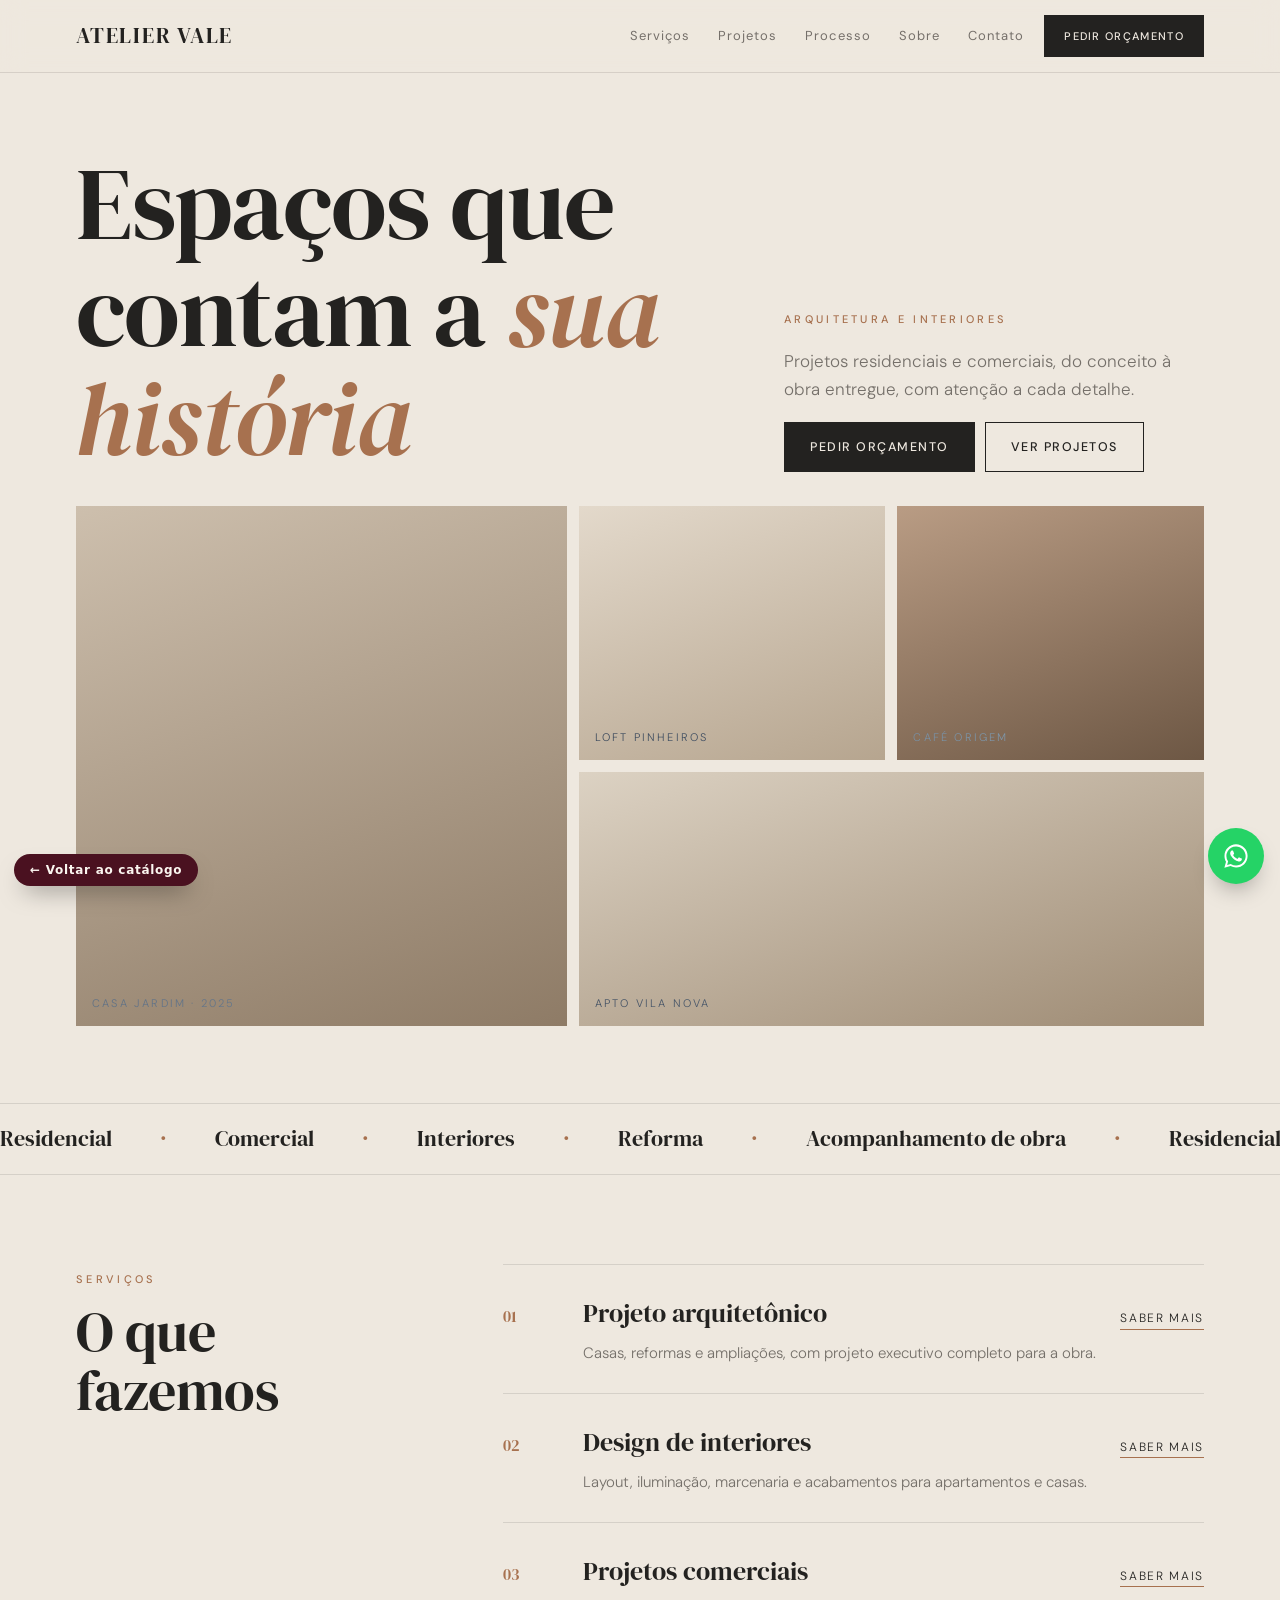
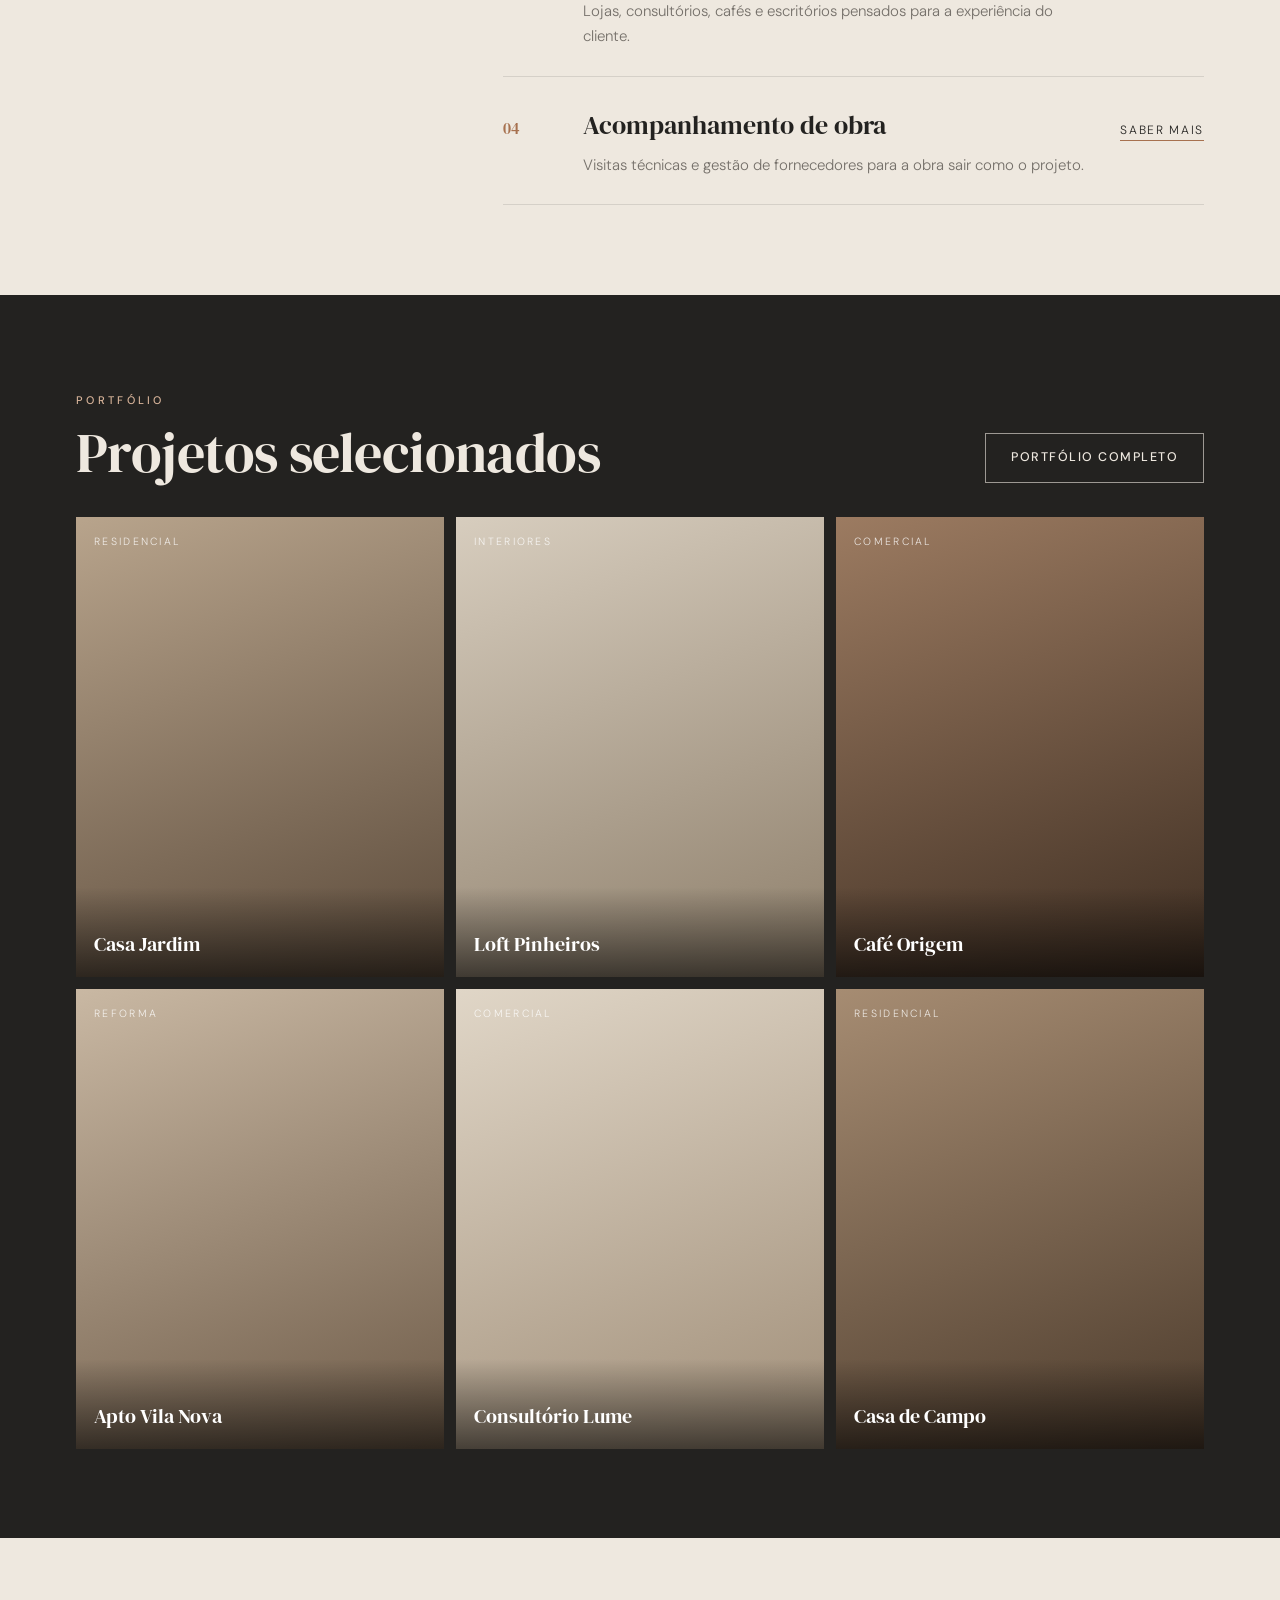
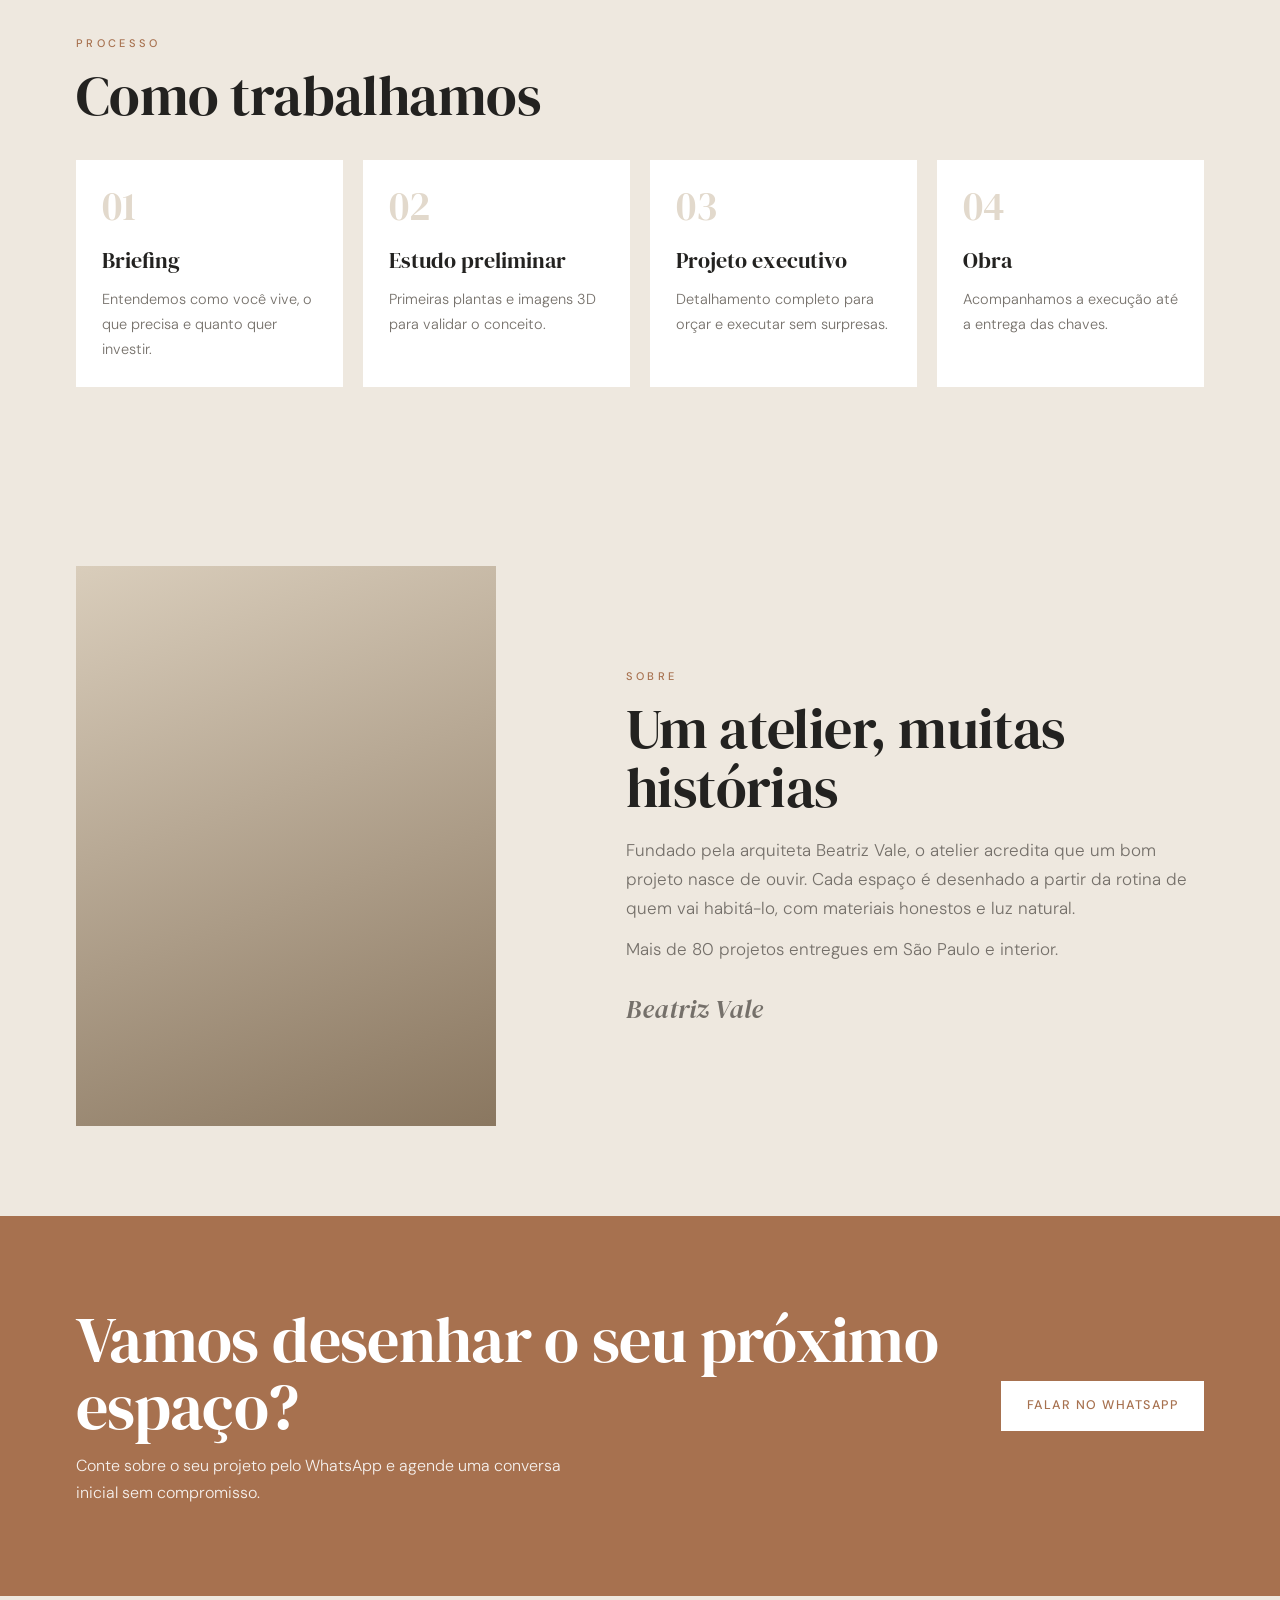
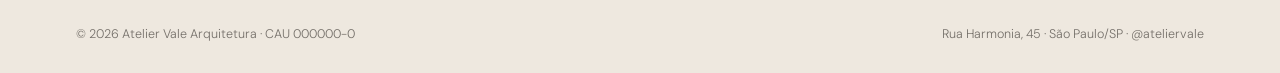
<file: landing-pages/amostras/arquitetura.html>
<!DOCTYPE html>
<html lang="pt-BR">
<head>
<meta charset="UTF-8">
<meta name="viewport" content="width=device-width, initial-scale=1">
<title>Atelier Vale | Arquitetura e Interiores</title>
<meta name="description" content="Projetos de arquitetura e interiores residenciais e comerciais. Do conceito à obra entregue.">
<link rel="preconnect" href="https://fonts.googleapis.com">
<link rel="stylesheet" href="https://fonts.googleapis.com/css2?family=DM+Serif+Display:ital@0;1&family=DM+Sans:wght@300;400;500&display=swap">
<style>
:root{--sand:#EEE8DF;--sand-2:#E2D9CC;--char:#232220;--clay:#A7714F;--ink:#232220;--soft:#75706A;--line:rgba(35,34,32,.12);--serif:"DM Serif Display",Georgia,serif;--sans:"DM Sans",system-ui,sans-serif;--ease:cubic-bezier(.2,.75,.2,1)}
*{box-sizing:border-box}html{scroll-behavior:smooth}
body{margin:0;background:var(--sand);color:var(--ink);font-family:var(--sans);font-size:16px;line-height:1.7;font-weight:300;-webkit-font-smoothing:antialiased;overflow-x:hidden}
img{max-width:100%;display:block}a{color:inherit}h1,h2,h3{margin:0;font-family:var(--serif);font-weight:400;line-height:1.05;letter-spacing:-.01em}p{margin:0}
.wrap{max-width:1240px;margin-inline:auto;padding-inline:clamp(16px,5vw,56px)}
.eyebrow{font-size:11px;letter-spacing:.3em;text-transform:uppercase;color:var(--clay);font-weight:500}
.btn{display:inline-flex;align-items:center;justify-content:center;gap:10px;min-height:50px;padding:0 26px;font-size:12.5px;font-weight:500;letter-spacing:.12em;text-transform:uppercase;text-decoration:none;transition:.35s var(--ease)}
.btn-dark{background:var(--char);color:var(--sand)}.btn-dark:hover{background:var(--clay)}
.btn-line{box-shadow:inset 0 0 0 1px var(--char)}.btn-line:hover{background:var(--char);color:var(--sand)}
.sec{padding-block:clamp(56px,7vw,100px)}
/* topo */
.header{position:sticky;top:0;z-index:50;background:rgba(238,232,223,.88);backdrop-filter:blur(12px);border-bottom:1px solid var(--line)}
.header .wrap{display:flex;align-items:center;gap:20px;height:72px}
.logo{margin-right:auto;text-decoration:none;font-family:var(--serif);font-size:22px;letter-spacing:.08em;text-transform:uppercase}
.nav{display:flex;gap:28px}.nav a{text-decoration:none;font-size:13px;letter-spacing:.08em;color:var(--soft);font-weight:400}
.nav a:hover{color:var(--ink)}
.menu-btn{display:none;width:44px;height:44px;border:0;background:none;cursor:pointer}
.menu-btn i{display:block;width:24px;height:1.5px;background:var(--ink);margin:5px auto}
/* hero */
.hero{padding-block:clamp(40px,6vw,80px) 0}
.hero .top{display:grid;grid-template-columns:1.2fr .8fr;gap:30px;align-items:end;margin-bottom:34px}
.hero h1{font-size:clamp(48px,8vw,112px)}
.hero h1 em{font-style:italic;color:var(--clay)}
.hero .side{display:grid;gap:18px;max-width:420px;justify-self:end}
.hero .side p{color:var(--soft);font-size:17px}
.hero .side .ctas{display:flex;flex-wrap:wrap;gap:10px}
.strip{display:grid;grid-template-columns:1.6fr 1fr 1fr;gap:12px;height:clamp(260px,42vw,520px)}
.strip div{position:relative;overflow:hidden}
.strip div span{position:absolute;left:16px;bottom:14px;font-size:11px;letter-spacing:.2em;text-transform:uppercase;color:#fff;mix-blend-mode:difference}
.strip .p1{background:linear-gradient(160deg,#CDBFAD,#8E7B66);grid-row:span 2}
.strip .p2{background:linear-gradient(160deg,#E3D9CB,#B6A58F)}
.strip .p3{background:linear-gradient(160deg,#B99C84,#6D5744)}
.strip .p4{background:linear-gradient(160deg,#DCD2C3,#9E8B74);grid-column:span 2}
.marq{overflow:hidden;border-block:1px solid var(--line);margin-top:clamp(40px,6vw,80px)}
.marq div{display:flex;gap:48px;width:max-content;padding:16px 0;animation:slide 40s linear infinite;font-family:var(--serif);font-size:22px;white-space:nowrap}
.marq span::after{content:"·";margin-left:48px;color:var(--clay)}
@keyframes slide{to{transform:translateX(-50%)}}
/* servicos */
.serv{display:grid;grid-template-columns:1fr 2fr;gap:clamp(30px,6vw,90px)}
.serv h2{font-size:clamp(34px,4.6vw,56px);margin-top:12px}
.serv .list{display:grid}
.serv .item{display:grid;grid-template-columns:60px 1fr auto;gap:20px;align-items:baseline;padding:26px 0;border-top:1px solid var(--line)}
.serv .item:last-child{border-bottom:1px solid var(--line)}
.serv .item i{font-style:normal;font-family:var(--serif);font-size:16px;color:var(--clay)}
.serv .item b{display:block;font-family:var(--serif);font-weight:400;font-size:26px;margin-bottom:6px}.serv .item p{color:var(--soft);font-size:15px;max-width:520px}
.serv .item a{font-size:12px;letter-spacing:.14em;text-transform:uppercase;text-decoration:none;color:var(--ink);border-bottom:1px solid var(--clay)}
/* portfolio */
.port{background:var(--char);color:var(--sand)}
.port .head{display:flex;justify-content:space-between;align-items:end;gap:20px;flex-wrap:wrap;margin-bottom:34px}
.port h2{font-size:clamp(34px,4.6vw,56px);margin-top:12px}
.port .eyebrow{color:#D8B49A}
.pgrid{display:grid;grid-template-columns:repeat(3,1fr);gap:12px}
.pgrid div{aspect-ratio:4/5;position:relative;overflow:hidden}
.pgrid div::after{content:attr(data-t);position:absolute;left:0;right:0;bottom:0;padding:40px 18px 16px;background:linear-gradient(transparent,rgba(0,0,0,.6));font-family:var(--serif);font-size:20px;color:#fff}
.pgrid div span{position:absolute;left:18px;top:16px;font-size:10.5px;letter-spacing:.22em;text-transform:uppercase;color:rgba(255,255,255,.8)}
.pgrid .a{background:linear-gradient(160deg,#B8A48C,#5B4A3A)}.pgrid .b{background:linear-gradient(160deg,#D7CDBE,#8E7F6B)}.pgrid .c{background:linear-gradient(160deg,#9C7B61,#3E2E22)}
.pgrid .d{background:linear-gradient(160deg,#C9B8A3,#6E5B48)}.pgrid .e{background:linear-gradient(160deg,#E0D6C7,#A08E78)}.pgrid .f{background:linear-gradient(160deg,#A68C72,#4C3B2C)}
/* processo */
.proc{display:grid;grid-template-columns:repeat(4,1fr);gap:20px}
.proc div{padding:26px;background:#fff}
.proc i{font-style:normal;font-family:var(--serif);font-size:40px;line-height:1;color:var(--sand-2)}
.proc b{display:block;font-family:var(--serif);font-weight:400;font-size:22px;margin:14px 0 8px}.proc p{font-size:14.5px;color:var(--soft)}
/* sobre */
.about .wrap{display:grid;grid-template-columns:.9fr 1.1fr;gap:clamp(30px,6vw,90px);align-items:center}
.about .pic{aspect-ratio:3/4;background:linear-gradient(160deg,#D9CDBB,#8A7760);max-width:420px;width:100%}
.about h2{font-size:clamp(34px,4.6vw,56px);margin:12px 0 18px}.about p{color:var(--soft);font-size:17px}
.about p+p{margin-top:12px}
.about .sig{margin-top:24px;font-family:var(--serif);font-style:italic;font-size:26px}
/* cta */
.cta{background:var(--clay);color:#fff}
.cta .wrap{display:grid;grid-template-columns:1fr auto;gap:30px;align-items:center}
.cta h2{font-size:clamp(34px,5vw,64px)}.cta p{opacity:.9;margin-top:12px;max-width:520px}
.cta .btn{background:#fff;color:var(--clay)}.cta .btn:hover{background:var(--char);color:#fff}
.footer{padding:28px 0;font-size:12.5px;color:var(--soft)}
.footer .wrap{display:flex;flex-wrap:wrap;justify-content:space-between;gap:10px}
.wa{position:fixed;right:16px;bottom:16px;z-index:40;width:56px;height:56px;border-radius:50%;background:#25D366;color:#fff;display:grid;place-items:center;box-shadow:0 12px 24px -10px rgba(0,0,0,.4)}
.wa svg{width:28px;height:28px}
.anim .rv{opacity:0;transform:translateY(24px);transition:.9s var(--ease)}.anim .rv.in{opacity:1;transform:none}
@media(max-width:900px){.nav{display:none;position:absolute;left:0;right:0;top:72px;background:var(--sand);flex-direction:column;padding:20px clamp(16px,5vw,56px) 26px;gap:16px;border-bottom:1px solid var(--line)}.nav.open{display:flex}.menu-btn{display:block}
.hero .top{grid-template-columns:1fr}.hero .side{justify-self:start}.strip{grid-template-columns:1fr 1fr;height:auto}.strip div{aspect-ratio:1}.strip .p1{grid-row:auto}.strip .p4{grid-column:span 2;aspect-ratio:2}
.serv{grid-template-columns:1fr}.pgrid{grid-template-columns:1fr 1fr}.proc{grid-template-columns:1fr 1fr}.about .wrap,.cta .wrap{grid-template-columns:1fr}}
@media(max-width:560px){.pgrid,.proc{grid-template-columns:1fr}.serv .item{grid-template-columns:1fr;gap:6px}.hero .side .ctas .btn{flex:1 1 100%}}
.back-cat{position:fixed;left:14px;bottom:14px;z-index:60;padding:10px 16px;border-radius:999px;background:#4A1120;color:#FBF6F0;font:600 12px/1 system-ui,sans-serif;letter-spacing:.06em;text-decoration:none;box-shadow:0 12px 24px -10px rgba(0,0,0,.5)}
</style>
</head>
<body data-wa="5500000000000">
<a class="back-cat" href="../index.html#projetos">← Voltar ao catálogo</a>
<header class="header"><div class="wrap">
  <a class="logo" href="#">Atelier Vale</a>
  <nav class="nav" id="nav"><a href="#servicos">Serviços</a><a href="#projetos">Projetos</a><a href="#processo">Processo</a><a href="#sobre">Sobre</a><a href="#contato">Contato</a></nav>
  <a class="btn btn-dark" href="#" data-msg="Olá! Quero conversar sobre um projeto com o Atelier Vale." style="min-height:42px;padding:0 20px;font-size:11px">Pedir orçamento</a>
  <button class="menu-btn" id="menuBtn" aria-label="Menu" aria-expanded="false"><i></i><i></i><i></i></button>
</div></header>

<section class="hero"><div class="wrap">
  <div class="top">
    <h1>Espaços que contam a <em>sua história</em></h1>
    <div class="side"><span class="eyebrow">Arquitetura e interiores</span><p>Projetos residenciais e comerciais, do conceito à obra entregue, com atenção a cada detalhe.</p>
      <div class="ctas"><a class="btn btn-dark" href="#" data-msg="Olá! Quero conversar sobre um projeto com o Atelier Vale.">Pedir orçamento</a><a class="btn btn-line" href="#projetos">Ver projetos</a></div></div>
  </div>
  <div class="strip rv"><div class="p1"><span>Casa Jardim · 2025</span></div><div class="p2"><span>Loft Pinheiros</span></div><div class="p3"><span>Café Origem</span></div><div class="p4"><span>Apto Vila Nova</span></div></div>
</div>
<div class="marq" aria-hidden="true"><div><span>Residencial</span><span>Comercial</span><span>Interiores</span><span>Reforma</span><span>Acompanhamento de obra</span><span>Residencial</span><span>Comercial</span><span>Interiores</span><span>Reforma</span><span>Acompanhamento de obra</span></div></div>
</section>

<section class="sec" id="servicos"><div class="wrap serv">
  <div class="rv"><span class="eyebrow">Serviços</span><h2>O que fazemos</h2></div>
  <div class="list rv">
    <div class="item"><i>01</i><div><b>Projeto arquitetônico</b><p>Casas, reformas e ampliações, com projeto executivo completo para a obra.</p></div><a href="#" data-msg="Olá! Tenho interesse em projeto arquitetônico.">Saber mais</a></div>
    <div class="item"><i>02</i><div><b>Design de interiores</b><p>Layout, iluminação, marcenaria e acabamentos para apartamentos e casas.</p></div><a href="#" data-msg="Olá! Tenho interesse em design de interiores.">Saber mais</a></div>
    <div class="item"><i>03</i><div><b>Projetos comerciais</b><p>Lojas, consultórios, cafés e escritórios pensados para a experiência do cliente.</p></div><a href="#" data-msg="Olá! Tenho interesse em projeto comercial.">Saber mais</a></div>
    <div class="item"><i>04</i><div><b>Acompanhamento de obra</b><p>Visitas técnicas e gestão de fornecedores para a obra sair como o projeto.</p></div><a href="#" data-msg="Olá! Tenho interesse em acompanhamento de obra.">Saber mais</a></div>
  </div>
</div></section>

<section class="sec port" id="projetos"><div class="wrap">
  <div class="head rv"><div><span class="eyebrow">Portfólio</span><h2>Projetos selecionados</h2></div><a class="btn btn-line" href="#" data-msg="Olá! Quero ver o portfólio completo do Atelier Vale." style="box-shadow:inset 0 0 0 1px rgba(238,232,223,.6);color:var(--sand)">Portfólio completo</a></div>
  <div class="pgrid">
    <div class="a rv" data-t="Casa Jardim"><span>Residencial</span></div><div class="b rv" data-t="Loft Pinheiros" style="transition-delay:.08s"><span>Interiores</span></div><div class="c rv" data-t="Café Origem" style="transition-delay:.16s"><span>Comercial</span></div>
    <div class="d rv" data-t="Apto Vila Nova"><span>Reforma</span></div><div class="e rv" data-t="Consultório Lume" style="transition-delay:.08s"><span>Comercial</span></div><div class="f rv" data-t="Casa de Campo" style="transition-delay:.16s"><span>Residencial</span></div>
  </div>
</div></section>

<section class="sec" id="processo"><div class="wrap">
  <div class="rv" style="margin-bottom:34px"><span class="eyebrow">Processo</span><h2 style="font-size:clamp(34px,4.6vw,56px);margin-top:12px">Como trabalhamos</h2></div>
  <div class="proc">
    <div class="rv"><i>01</i><b>Briefing</b><p>Entendemos como você vive, o que precisa e quanto quer investir.</p></div>
    <div class="rv" style="transition-delay:.08s"><i>02</i><b>Estudo preliminar</b><p>Primeiras plantas e imagens 3D para validar o conceito.</p></div>
    <div class="rv" style="transition-delay:.16s"><i>03</i><b>Projeto executivo</b><p>Detalhamento completo para orçar e executar sem surpresas.</p></div>
    <div class="rv" style="transition-delay:.24s"><i>04</i><b>Obra</b><p>Acompanhamos a execução até a entrega das chaves.</p></div>
  </div>
</div></section>

<section class="sec about" id="sobre"><div class="wrap">
  <div class="pic rv"></div>
  <div class="rv"><span class="eyebrow">Sobre</span><h2>Um atelier, muitas histórias</h2><p>Fundado pela arquiteta Beatriz Vale, o atelier acredita que um bom projeto nasce de ouvir. Cada espaço é desenhado a partir da rotina de quem vai habitá-lo, com materiais honestos e luz natural.</p><p>Mais de 80 projetos entregues em São Paulo e interior.</p><p class="sig">Beatriz Vale</p></div>
</div></section>

<section class="sec cta" id="contato"><div class="wrap">
  <div><h2>Vamos desenhar o seu próximo espaço?</h2><p>Conte sobre o seu projeto pelo WhatsApp e agende uma conversa inicial sem compromisso.</p></div>
  <a class="btn" href="#" data-msg="Olá! Quero conversar sobre um projeto com o Atelier Vale.">Falar no WhatsApp</a>
</div></section>
<footer class="footer"><div class="wrap"><span>© <span id="year"></span> Atelier Vale Arquitetura · CAU 000000-0</span><span>Rua Harmonia, 45 · São Paulo/SP · @ateliervale</span></div></footer>
<a class="wa" href="#" data-msg="Olá! Vim pelo site do Atelier Vale." aria-label="WhatsApp"><svg viewBox="0 0 24 24" fill="currentColor"><path d="M12.04 2C6.58 2 2.13 6.45 2.13 11.91c0 1.75.46 3.45 1.32 4.95L2.05 22l5.25-1.38a9.9 9.9 0 0 0 4.74 1.21c5.46 0 9.91-4.45 9.91-9.91S17.5 2 12.04 2Zm0 18.15a8.2 8.2 0 0 1-4.2-1.15l-.3-.18-3.12.82.83-3.04-.2-.31a8.21 8.21 0 0 1 6.99-12.53c4.54 0 8.23 3.7 8.23 8.24s-3.69 8.15-8.23 8.15Zm4.52-6.16c-.25-.12-1.47-.72-1.69-.81-.23-.08-.39-.12-.56.13-.16.25-.64.81-.79.97-.14.17-.29.19-.54.06-.25-.12-1.05-.39-1.99-1.23-.74-.66-1.23-1.47-1.38-1.72-.14-.25-.02-.38.11-.51.11-.11.25-.29.37-.43.13-.15.17-.25.25-.42.08-.16.04-.31-.02-.43-.06-.13-.56-1.35-.77-1.84-.2-.48-.41-.42-.56-.43h-.48c-.17 0-.43.06-.66.31-.22.25-.86.85-.86 2.07 0 1.22.89 2.4 1.01 2.56.12.17 1.75 2.67 4.23 3.74.59.26 1.05.41 1.41.52.59.19 1.13.16 1.56.1.48-.07 1.47-.6 1.67-1.18.21-.58.21-1.07.14-1.18-.06-.1-.22-.16-.47-.28Z"/></svg></a>
<script src="_base.js"></script>
</body>
</html>
</file>
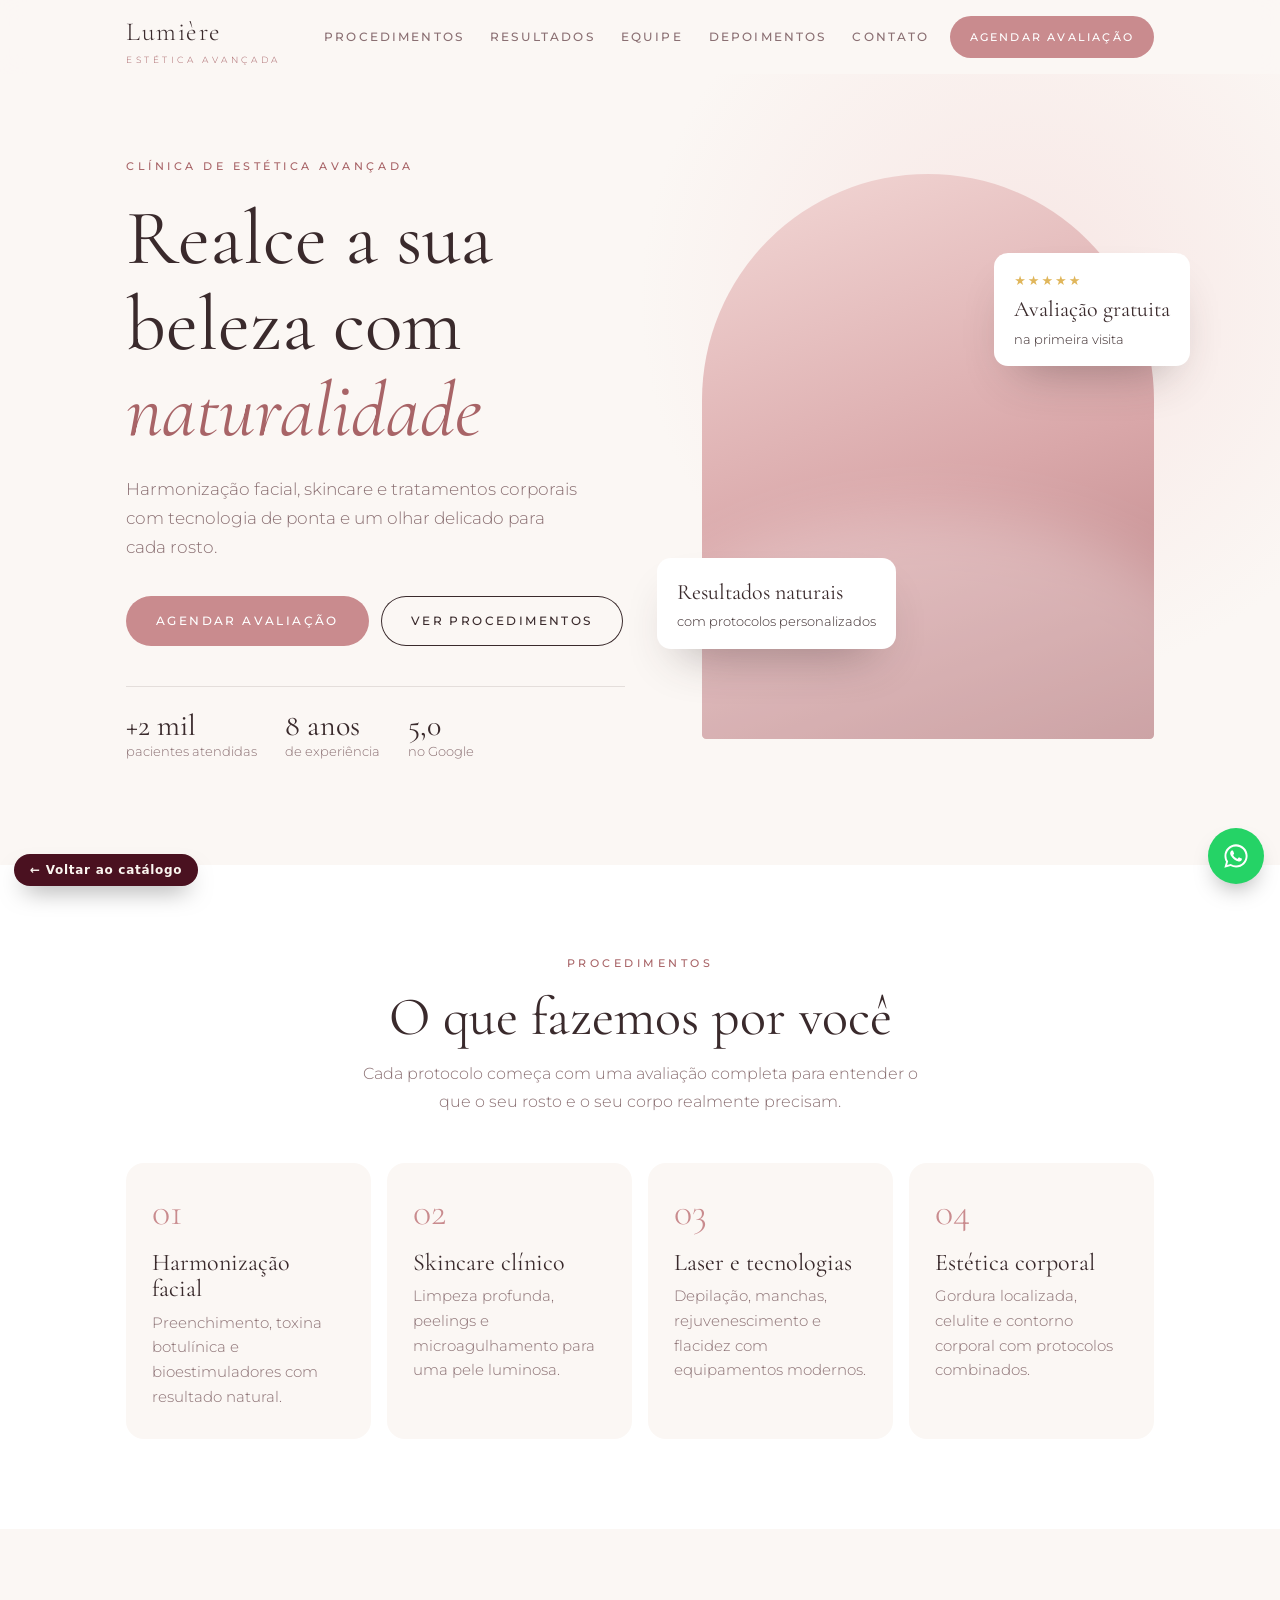
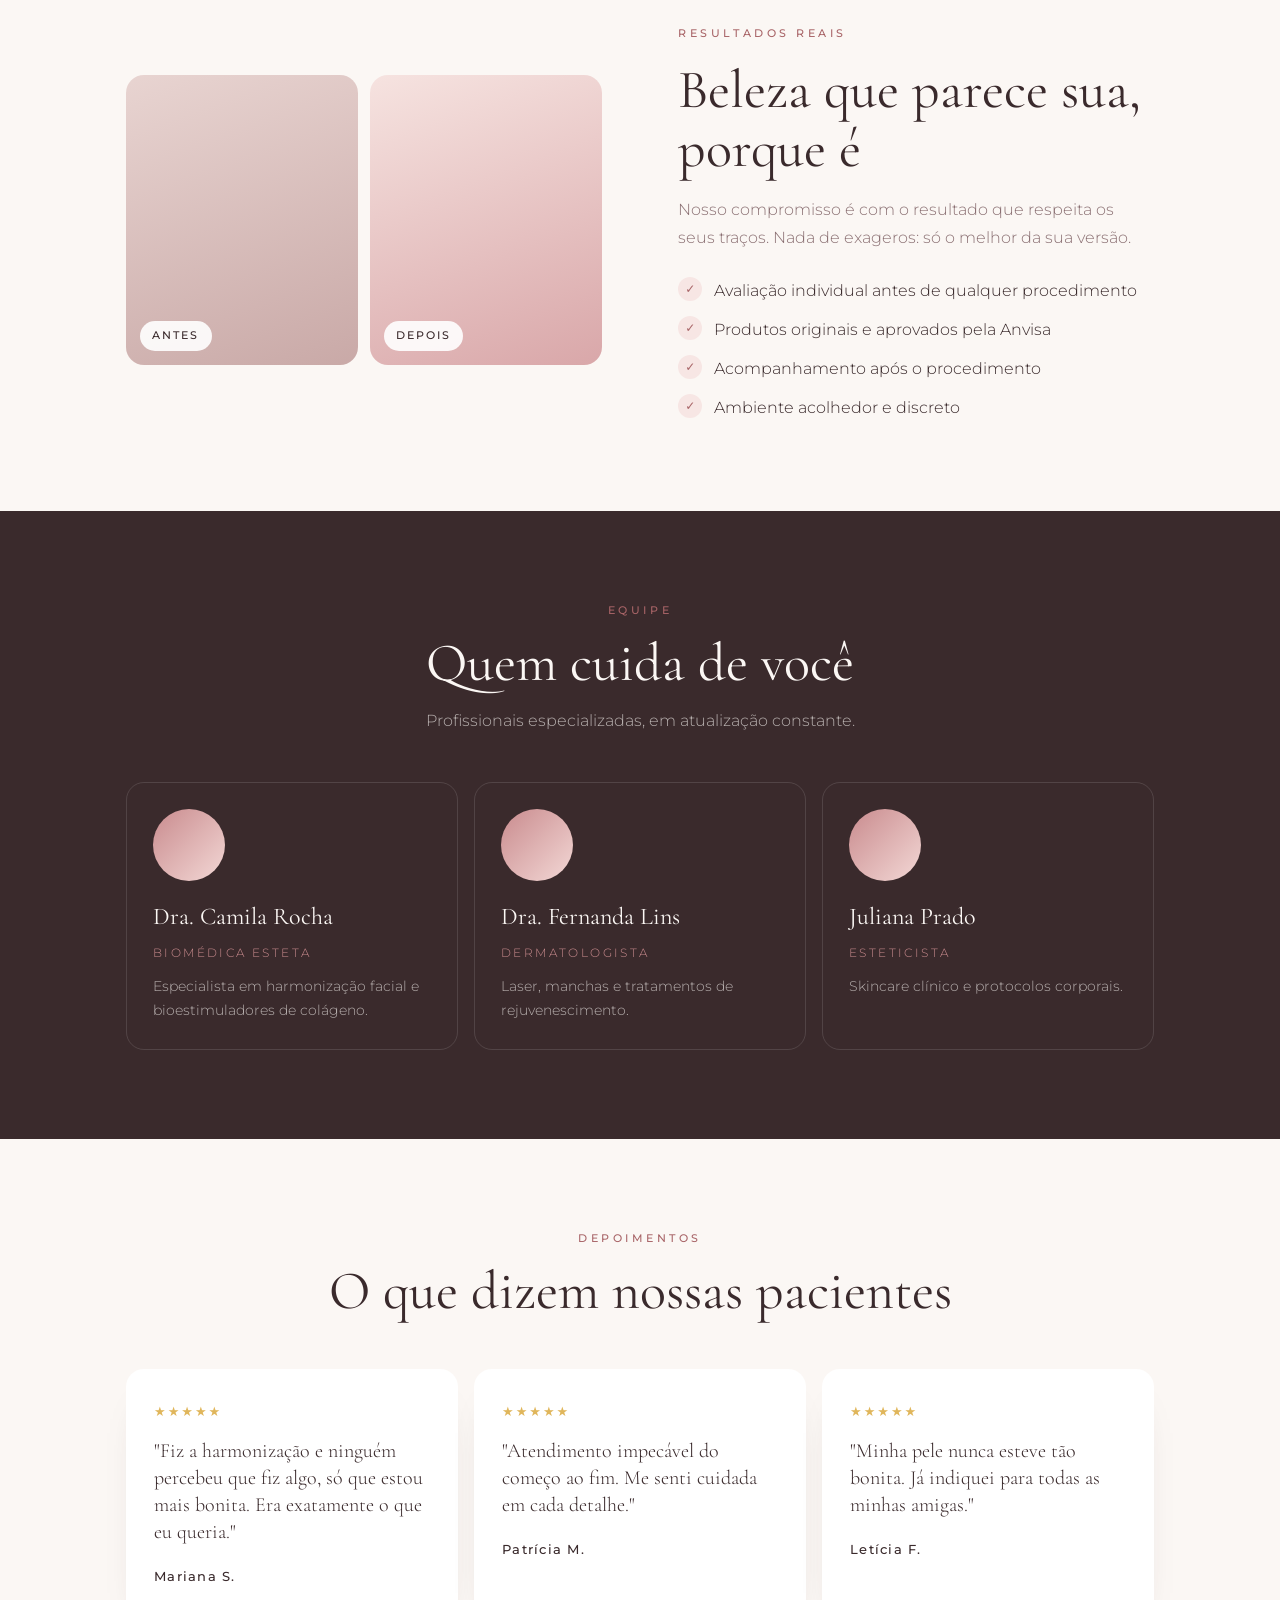
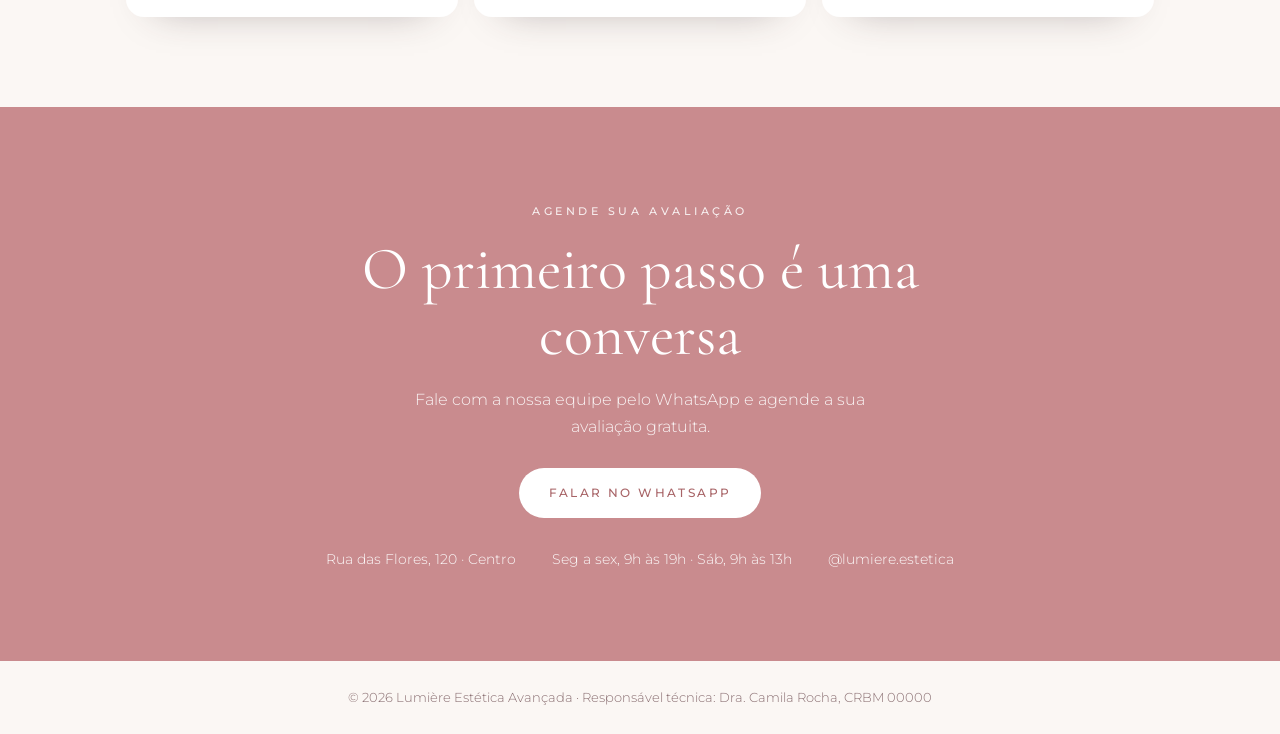
<file: landing-pages/amostras/clinica-estetica.html>
<!DOCTYPE html>
<html lang="pt-BR">
<head>
<meta charset="UTF-8">
<meta name="viewport" content="width=device-width, initial-scale=1">
<title>Lumière Estética Avançada | Clínica de Estética</title>
<meta name="description" content="Clínica de estética avançada: harmonização facial, skincare, laser e corporal. Agende sua avaliação pelo WhatsApp.">
<link rel="preconnect" href="https://fonts.googleapis.com">
<link rel="stylesheet" href="https://fonts.googleapis.com/css2?family=Cormorant+Garamond:ital,wght@0,400;0,500;1,400&family=Montserrat:wght@300;400;500;600&display=swap">
<style>
:root{--rose:#C98B8E;--rose-d:#A86467;--blush:#F7E6E4;--cream:#FBF7F4;--ink:#3A2A2C;--soft:#8A6F72;--white:#fff;--serif:"Cormorant Garamond",Georgia,serif;--sans:"Montserrat",system-ui,sans-serif;--ease:cubic-bezier(.2,.75,.2,1)}
*{box-sizing:border-box}html{scroll-behavior:smooth}
body{margin:0;background:var(--cream);color:var(--ink);font-family:var(--sans);font-size:16px;line-height:1.7;font-weight:300;-webkit-font-smoothing:antialiased;overflow-x:hidden}
img{max-width:100%;display:block}a{color:inherit}h1,h2,h3{margin:0;font-family:var(--serif);font-weight:400;line-height:1.1}p{margin:0}
.wrap{max-width:1140px;margin-inline:auto;padding-inline:clamp(16px,5vw,56px)}
.eyebrow{font-size:11px;letter-spacing:.32em;text-transform:uppercase;color:var(--rose-d);font-weight:500}
.btn{display:inline-flex;align-items:center;justify-content:center;gap:10px;min-height:50px;padding:0 30px;border-radius:999px;font-size:12px;font-weight:500;letter-spacing:.2em;text-transform:uppercase;text-decoration:none;transition:.35s var(--ease)}
.btn-rose{background:var(--rose);color:#fff}.btn-rose:hover{background:var(--rose-d)}
.btn-line{box-shadow:inset 0 0 0 1px var(--ink);color:var(--ink)}.btn-line:hover{background:var(--ink);color:#fff}
.sec{padding-block:clamp(56px,7vw,96px)}
.head{text-align:center;display:grid;gap:14px;justify-items:center;margin-bottom:clamp(30px,4vw,48px)}
.head h2{font-size:clamp(34px,4.6vw,54px)}.head p{color:var(--soft);max-width:560px}
/* topo */
.header{position:sticky;top:0;z-index:50;background:rgba(251,247,244,.9);backdrop-filter:blur(12px)}
.header .wrap{display:flex;align-items:center;gap:20px;height:74px}
.logo{margin-right:auto;text-decoration:none;font-family:var(--serif);font-size:26px;letter-spacing:.06em}
.logo small{display:block;font-family:var(--sans);font-size:8.5px;letter-spacing:.42em;text-transform:uppercase;color:var(--rose-d);line-height:1;margin-top:2px}
.nav{display:flex;gap:26px}.nav a{text-decoration:none;font-size:12px;letter-spacing:.18em;text-transform:uppercase;font-weight:500;color:var(--soft)}
.nav a:hover{color:var(--rose-d)}
.menu-btn{display:none;width:44px;height:44px;border:0;background:none;cursor:pointer}
.menu-btn i{display:block;width:24px;height:1.5px;background:var(--ink);margin:5px auto}
/* hero */
.hero{position:relative;overflow:hidden;padding-block:clamp(40px,6vw,80px) clamp(60px,8vw,110px)}
.hero::before{content:"";position:absolute;right:-10%;top:-20%;width:60%;aspect-ratio:1;border-radius:50%;background:radial-gradient(closest-side,var(--blush),transparent);z-index:-1}
.hero .wrap{display:grid;grid-template-columns:1.05fr .95fr;gap:clamp(30px,6vw,80px);align-items:center}
.hero h1{font-size:clamp(44px,6.4vw,78px);margin:18px 0 22px}.hero h1 em{font-style:italic;color:var(--rose-d)}
.hero p{color:var(--soft);max-width:460px;font-size:17px}
.hero .ctas{display:flex;flex-wrap:wrap;gap:12px;margin-top:34px}
.hero .trust{display:flex;gap:28px;margin-top:40px;padding-top:24px;border-top:1px solid rgba(58,42,44,.12);font-size:12.5px;color:var(--soft)}
.hero .trust b{display:block;font-family:var(--serif);font-size:30px;font-weight:400;color:var(--ink);line-height:1}
.visual{position:relative;aspect-ratio:4/5;max-width:470px;width:100%;justify-self:center}
.visual .img{position:absolute;inset:0;border-radius:999px 999px 20px 20px;background:linear-gradient(160deg,#F3D8D6 0%,#D9A7A9 55%,#B98083 100%);overflow:hidden}
.visual .img::after{content:"";position:absolute;inset:auto -20% -30% -20%;height:70%;border-radius:50%;background:rgba(255,255,255,.28);filter:blur(30px)}
.visual .card{position:absolute;background:#fff;padding:16px 20px;border-radius:14px;box-shadow:0 24px 50px -24px rgba(58,42,44,.45);font-size:12.5px}
.visual .card b{display:block;font-family:var(--serif);font-size:22px;font-weight:400}
.visual .c1{left:-10%;bottom:16%}.visual .c2{right:-8%;top:14%}
.visual .stars{color:#E0B65B;letter-spacing:2px;font-size:13px}
/* servicos */
.serv{background:#fff}
.grid{display:grid;grid-template-columns:repeat(4,1fr);gap:16px}
.card-s{padding:30px 26px;border-radius:18px;background:var(--cream);transition:.5s var(--ease)}
.card-s:hover{background:var(--blush);transform:translateY(-6px)}
.card-s .n{font-family:var(--serif);font-size:38px;color:var(--rose);line-height:1}
.card-s h3{font-size:24px;margin:18px 0 8px}.card-s p{font-size:14.5px;color:var(--soft)}
/* antes e depois */
.results .wrap{display:grid;grid-template-columns:1fr 1fr;gap:clamp(30px,6vw,80px);align-items:center}
.results h2{font-size:clamp(34px,4.6vw,54px);margin:14px 0 18px}.results p{color:var(--soft)}
.results ul{list-style:none;padding:0;margin:26px 0 0;display:grid;gap:12px}
.results li{display:flex;gap:12px;align-items:flex-start}.results li::before{content:"✓";flex:none;width:24px;height:24px;border-radius:50%;background:var(--blush);color:var(--rose-d);display:grid;place-items:center;font-size:12px;font-weight:600}
.ba{display:grid;grid-template-columns:1fr 1fr;gap:12px}
.ba div{aspect-ratio:4/5;border-radius:18px;position:relative;overflow:hidden}
.ba div span{position:absolute;left:14px;bottom:14px;padding:6px 12px;border-radius:999px;background:rgba(255,255,255,.9);font-size:10.5px;letter-spacing:.2em;text-transform:uppercase;font-weight:500}
.ba .a{background:linear-gradient(160deg,#E8D4D1,#C9A9A7)}.ba .d{background:linear-gradient(160deg,#F6E3E0,#D9A7A9)}
/* equipe */
.team{background:var(--ink);color:var(--cream)}
.team .head p{color:rgba(251,247,244,.65)}
.doc{display:grid;grid-template-columns:repeat(3,1fr);gap:16px}
.doc div{padding:26px;border:1px solid rgba(255,255,255,.12);border-radius:18px}
.doc i{display:block;width:72px;height:72px;border-radius:50%;background:linear-gradient(135deg,#C98B8E,#F3D8D6);margin-bottom:16px}
.doc b{display:block;font-family:var(--serif);font-size:24px;font-weight:400}.doc small{font-size:12px;letter-spacing:.2em;text-transform:uppercase;color:var(--rose)}
.doc p{margin-top:10px;font-size:14px;color:rgba(251,247,244,.65)}
/* depoimentos */
.quotes{display:grid;grid-template-columns:repeat(3,1fr);gap:16px}
.quote{padding:28px;border-radius:18px;background:#fff;box-shadow:0 20px 40px -30px rgba(58,42,44,.4)}
.quote .stars{color:#E0B65B;letter-spacing:2px;font-size:13px}
.quote p{font-family:var(--serif);font-size:20px;line-height:1.35;margin:14px 0 16px}
.quote b{font-size:12.5px;font-weight:500;letter-spacing:.1em}
/* cta */
.cta{background:var(--rose);color:#fff;text-align:center}
.cta h2{font-size:clamp(34px,5vw,60px);max-width:760px;margin:12px auto 18px}
.cta p{opacity:.9;max-width:520px;margin:0 auto 28px}
.cta .btn{background:#fff;color:var(--rose-d)}.cta .btn:hover{background:var(--ink);color:#fff}
.info{display:flex;flex-wrap:wrap;justify-content:center;gap:12px 36px;margin-top:30px;font-size:13.5px;opacity:.95}
.footer{padding:26px 0;font-size:12.5px;color:var(--soft);text-align:center}
.wa{position:fixed;right:16px;bottom:16px;z-index:40;width:56px;height:56px;border-radius:50%;background:#25D366;color:#fff;display:grid;place-items:center;box-shadow:0 12px 24px -10px rgba(0,0,0,.4)}
.wa svg{width:28px;height:28px}
.anim .rv{opacity:0;transform:translateY(24px);transition:.9s var(--ease)}.anim .rv.in{opacity:1;transform:none}
@media(max-width:900px){.nav{display:none;position:absolute;left:0;right:0;top:74px;background:var(--cream);flex-direction:column;padding:20px clamp(16px,5vw,56px) 26px;gap:16px;box-shadow:0 20px 30px -20px rgba(0,0,0,.2)}.nav.open{display:flex}.menu-btn{display:block}
.hero .wrap,.results .wrap{grid-template-columns:1fr}.visual{max-width:380px}.grid{grid-template-columns:1fr 1fr}.doc,.quotes{grid-template-columns:1fr}}
@media(max-width:560px){.grid{grid-template-columns:1fr}.hero .ctas .btn{flex:1 1 100%}.hero .trust{gap:18px}.visual .c1{left:0}.visual .c2{right:0}}
.back-cat{position:fixed;left:14px;bottom:14px;z-index:60;padding:10px 16px;border-radius:999px;background:#4A1120;color:#FBF6F0;font:600 12px/1 system-ui,sans-serif;letter-spacing:.06em;text-decoration:none;box-shadow:0 12px 24px -10px rgba(0,0,0,.5)}
</style>
</head>
<body data-wa="5500000000000">
<a class="back-cat" href="../index.html#projetos">← Voltar ao catálogo</a>
<header class="header"><div class="wrap">
  <a class="logo" href="#">Lumière<small>Estética avançada</small></a>
  <nav class="nav" id="nav"><a href="#servicos">Procedimentos</a><a href="#resultados">Resultados</a><a href="#equipe">Equipe</a><a href="#depoimentos">Depoimentos</a><a href="#contato">Contato</a></nav>
  <a class="btn btn-rose" href="#" data-msg="Olá! Quero agendar uma avaliação na Lumière." style="min-height:42px;padding:0 20px;font-size:11px">Agendar avaliação</a>
  <button class="menu-btn" id="menuBtn" aria-label="Menu" aria-expanded="false"><i></i><i></i><i></i></button>
</div></header>

<section class="hero"><div class="wrap">
  <div>
    <span class="eyebrow">Clínica de estética avançada</span>
    <h1>Realce a sua beleza com <em>naturalidade</em></h1>
    <p>Harmonização facial, skincare e tratamentos corporais com tecnologia de ponta e um olhar delicado para cada rosto.</p>
    <div class="ctas"><a class="btn btn-rose" href="#" data-msg="Olá! Quero agendar uma avaliação na Lumière.">Agendar avaliação</a><a class="btn btn-line" href="#servicos">Ver procedimentos</a></div>
    <div class="trust"><div><b>+2 mil</b>pacientes atendidas</div><div><b>8 anos</b>de experiência</div><div><b>5,0</b>no Google</div></div>
  </div>
  <div class="visual"><div class="img"></div>
    <div class="card c2"><span class="stars">★★★★★</span><b>Avaliação gratuita</b>na primeira visita</div>
    <div class="card c1"><b>Resultados naturais</b>com protocolos personalizados</div>
  </div>
</div></section>

<section class="sec serv" id="servicos"><div class="wrap">
  <div class="head rv"><span class="eyebrow">Procedimentos</span><h2>O que fazemos por você</h2><p>Cada protocolo começa com uma avaliação completa para entender o que o seu rosto e o seu corpo realmente precisam.</p></div>
  <div class="grid">
    <div class="card-s rv"><span class="n">01</span><h3>Harmonização facial</h3><p>Preenchimento, toxina botulínica e bioestimuladores com resultado natural.</p></div>
    <div class="card-s rv" style="transition-delay:.08s"><span class="n">02</span><h3>Skincare clínico</h3><p>Limpeza profunda, peelings e microagulhamento para uma pele luminosa.</p></div>
    <div class="card-s rv" style="transition-delay:.16s"><span class="n">03</span><h3>Laser e tecnologias</h3><p>Depilação, manchas, rejuvenescimento e flacidez com equipamentos modernos.</p></div>
    <div class="card-s rv" style="transition-delay:.24s"><span class="n">04</span><h3>Estética corporal</h3><p>Gordura localizada, celulite e contorno corporal com protocolos combinados.</p></div>
  </div>
</div></section>

<section class="sec results" id="resultados"><div class="wrap">
  <div class="ba rv"><div class="a"><span>Antes</span></div><div class="d"><span>Depois</span></div></div>
  <div class="rv"><span class="eyebrow">Resultados reais</span><h2>Beleza que parece sua, porque é</h2><p>Nosso compromisso é com o resultado que respeita os seus traços. Nada de exageros: só o melhor da sua versão.</p>
    <ul><li>Avaliação individual antes de qualquer procedimento</li><li>Produtos originais e aprovados pela Anvisa</li><li>Acompanhamento após o procedimento</li><li>Ambiente acolhedor e discreto</li></ul></div>
</div></section>

<section class="sec team" id="equipe"><div class="wrap">
  <div class="head rv"><span class="eyebrow">Equipe</span><h2>Quem cuida de você</h2><p>Profissionais especializadas, em atualização constante.</p></div>
  <div class="doc">
    <div class="rv"><i></i><b>Dra. Camila Rocha</b><small>Biomédica esteta</small><p>Especialista em harmonização facial e bioestimuladores de colágeno.</p></div>
    <div class="rv" style="transition-delay:.08s"><i></i><b>Dra. Fernanda Lins</b><small>Dermatologista</small><p>Laser, manchas e tratamentos de rejuvenescimento.</p></div>
    <div class="rv" style="transition-delay:.16s"><i></i><b>Juliana Prado</b><small>Esteticista</small><p>Skincare clínico e protocolos corporais.</p></div>
  </div>
</div></section>

<section class="sec" id="depoimentos"><div class="wrap">
  <div class="head rv"><span class="eyebrow">Depoimentos</span><h2>O que dizem nossas pacientes</h2></div>
  <div class="quotes">
    <div class="quote rv"><span class="stars">★★★★★</span><p>"Fiz a harmonização e ninguém percebeu que fiz algo, só que estou mais bonita. Era exatamente o que eu queria."</p><b>Mariana S.</b></div>
    <div class="quote rv" style="transition-delay:.08s"><span class="stars">★★★★★</span><p>"Atendimento impecável do começo ao fim. Me senti cuidada em cada detalhe."</p><b>Patrícia M.</b></div>
    <div class="quote rv" style="transition-delay:.16s"><span class="stars">★★★★★</span><p>"Minha pele nunca esteve tão bonita. Já indiquei para todas as minhas amigas."</p><b>Letícia F.</b></div>
  </div>
</div></section>

<section class="sec cta" id="contato"><div class="wrap">
  <span class="eyebrow" style="color:#fff;opacity:.85">Agende sua avaliação</span>
  <h2>O primeiro passo é uma conversa</h2>
  <p>Fale com a nossa equipe pelo WhatsApp e agende a sua avaliação gratuita.</p>
  <a class="btn" href="#" data-msg="Olá! Quero agendar uma avaliação na Lumière.">Falar no WhatsApp</a>
  <div class="info"><span>Rua das Flores, 120 · Centro</span><span>Seg a sex, 9h às 19h · Sáb, 9h às 13h</span><span>@lumiere.estetica</span></div>
</div></section>
<footer class="footer">© <span id="year"></span> Lumière Estética Avançada · Responsável técnica: Dra. Camila Rocha, CRBM 00000</footer>
<a class="wa" href="#" data-msg="Olá! Vim pelo site da Lumière." aria-label="WhatsApp"><svg viewBox="0 0 24 24" fill="currentColor"><path d="M12.04 2C6.58 2 2.13 6.45 2.13 11.91c0 1.75.46 3.45 1.32 4.95L2.05 22l5.25-1.38a9.9 9.9 0 0 0 4.74 1.21c5.46 0 9.91-4.45 9.91-9.91S17.5 2 12.04 2Zm0 18.15a8.2 8.2 0 0 1-4.2-1.15l-.3-.18-3.12.82.83-3.04-.2-.31a8.21 8.21 0 0 1 6.99-12.53c4.54 0 8.23 3.7 8.23 8.24s-3.69 8.15-8.23 8.15Zm4.52-6.16c-.25-.12-1.47-.72-1.69-.81-.23-.08-.39-.12-.56.13-.16.25-.64.81-.79.97-.14.17-.29.19-.54.06-.25-.12-1.05-.39-1.99-1.23-.74-.66-1.23-1.47-1.38-1.72-.14-.25-.02-.38.11-.51.11-.11.25-.29.37-.43.13-.15.17-.25.25-.42.08-.16.04-.31-.02-.43-.06-.13-.56-1.35-.77-1.84-.2-.48-.41-.42-.56-.43h-.48c-.17 0-.43.06-.66.31-.22.25-.86.85-.86 2.07 0 1.22.89 2.4 1.01 2.56.12.17 1.75 2.67 4.23 3.74.59.26 1.05.41 1.41.52.59.19 1.13.16 1.56.1.48-.07 1.47-.6 1.67-1.18.21-.58.21-1.07.14-1.18-.06-.1-.22-.16-.47-.28Z"/></svg></a>
<script src="_base.js"></script>
</body>
</html>
</file>
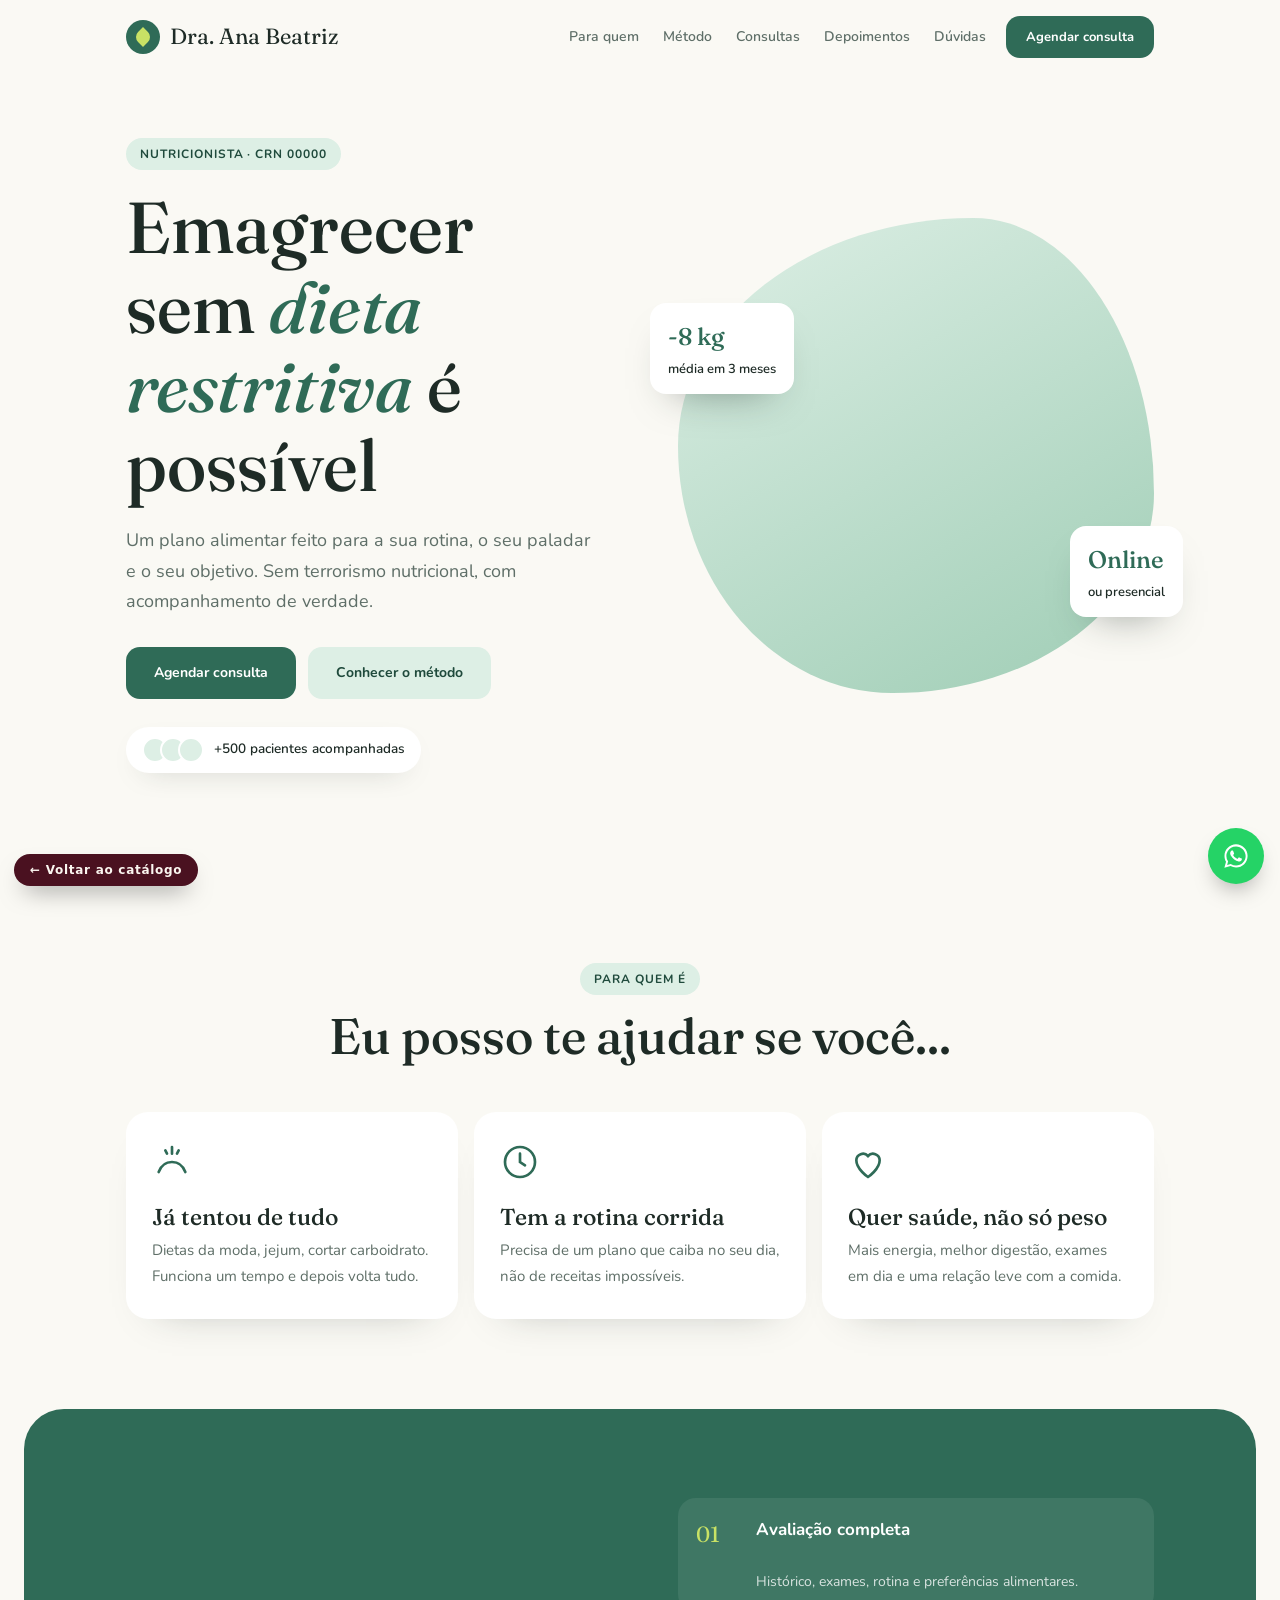
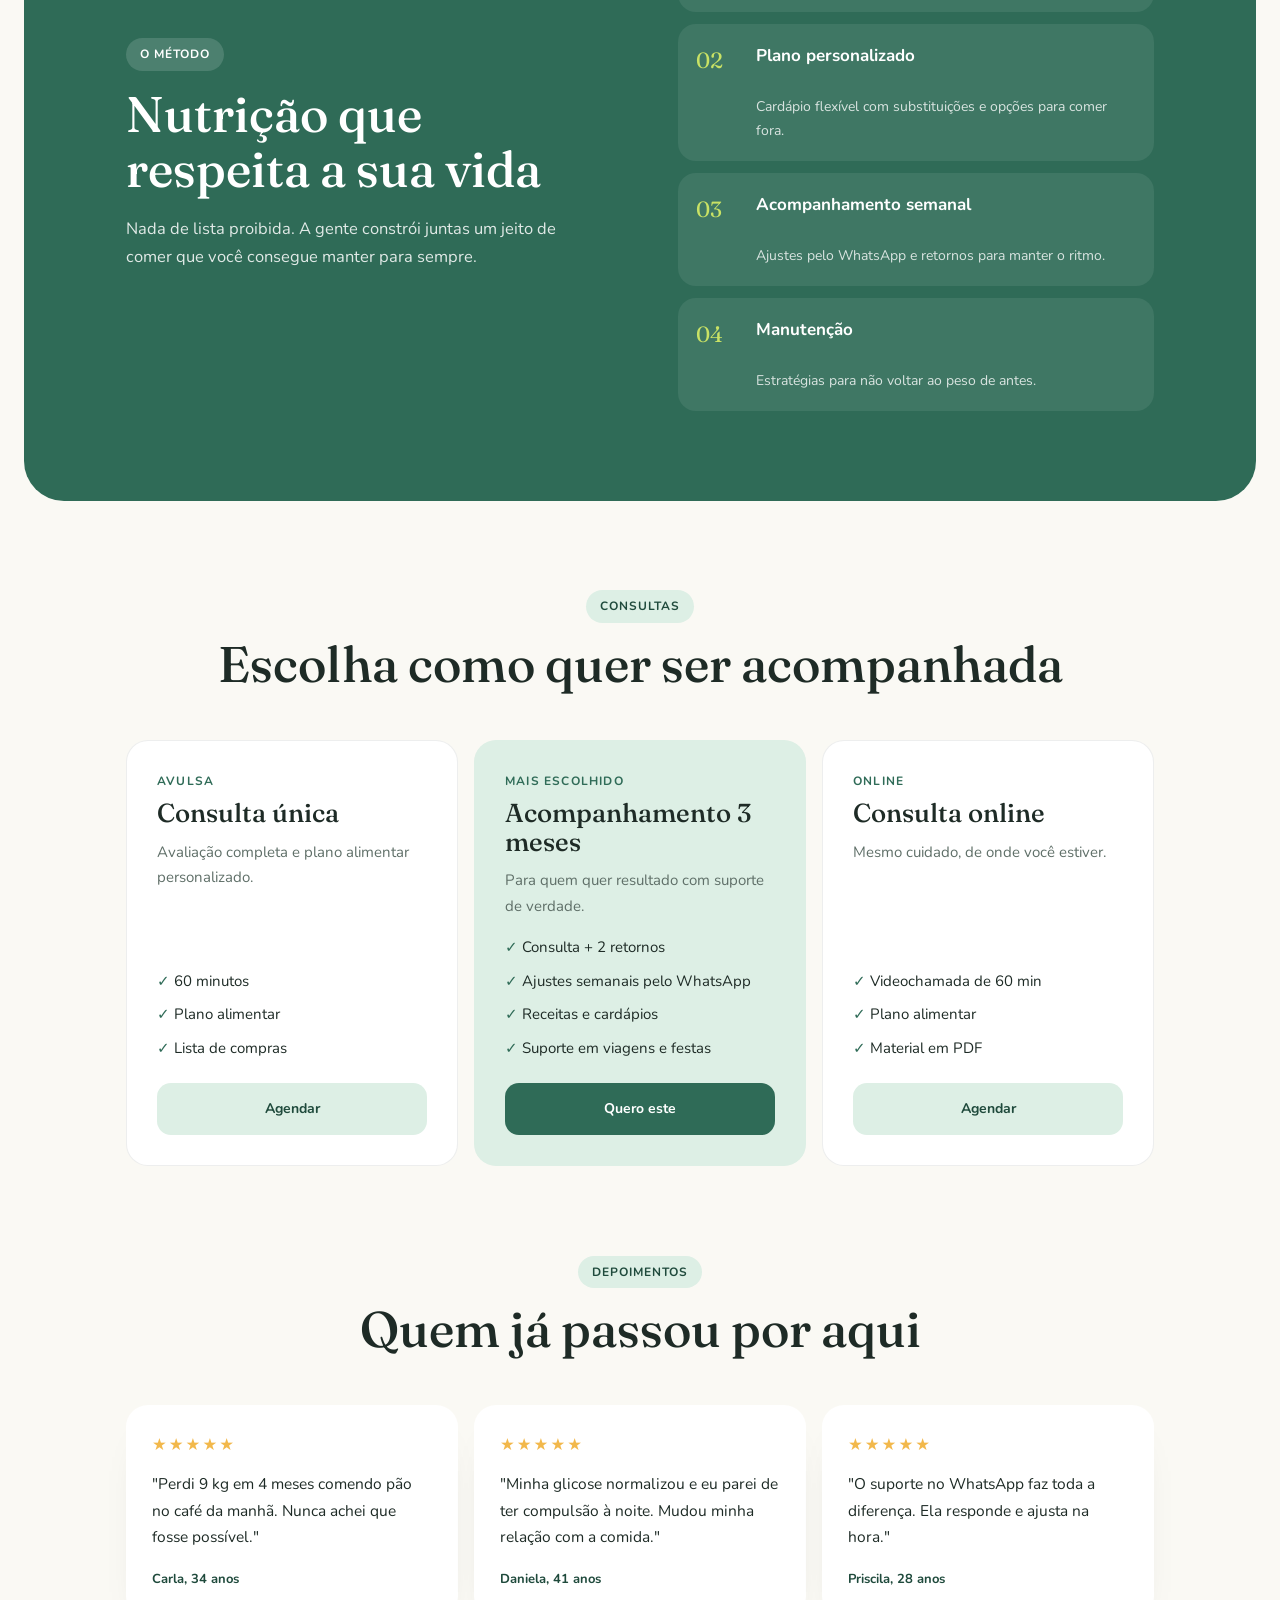
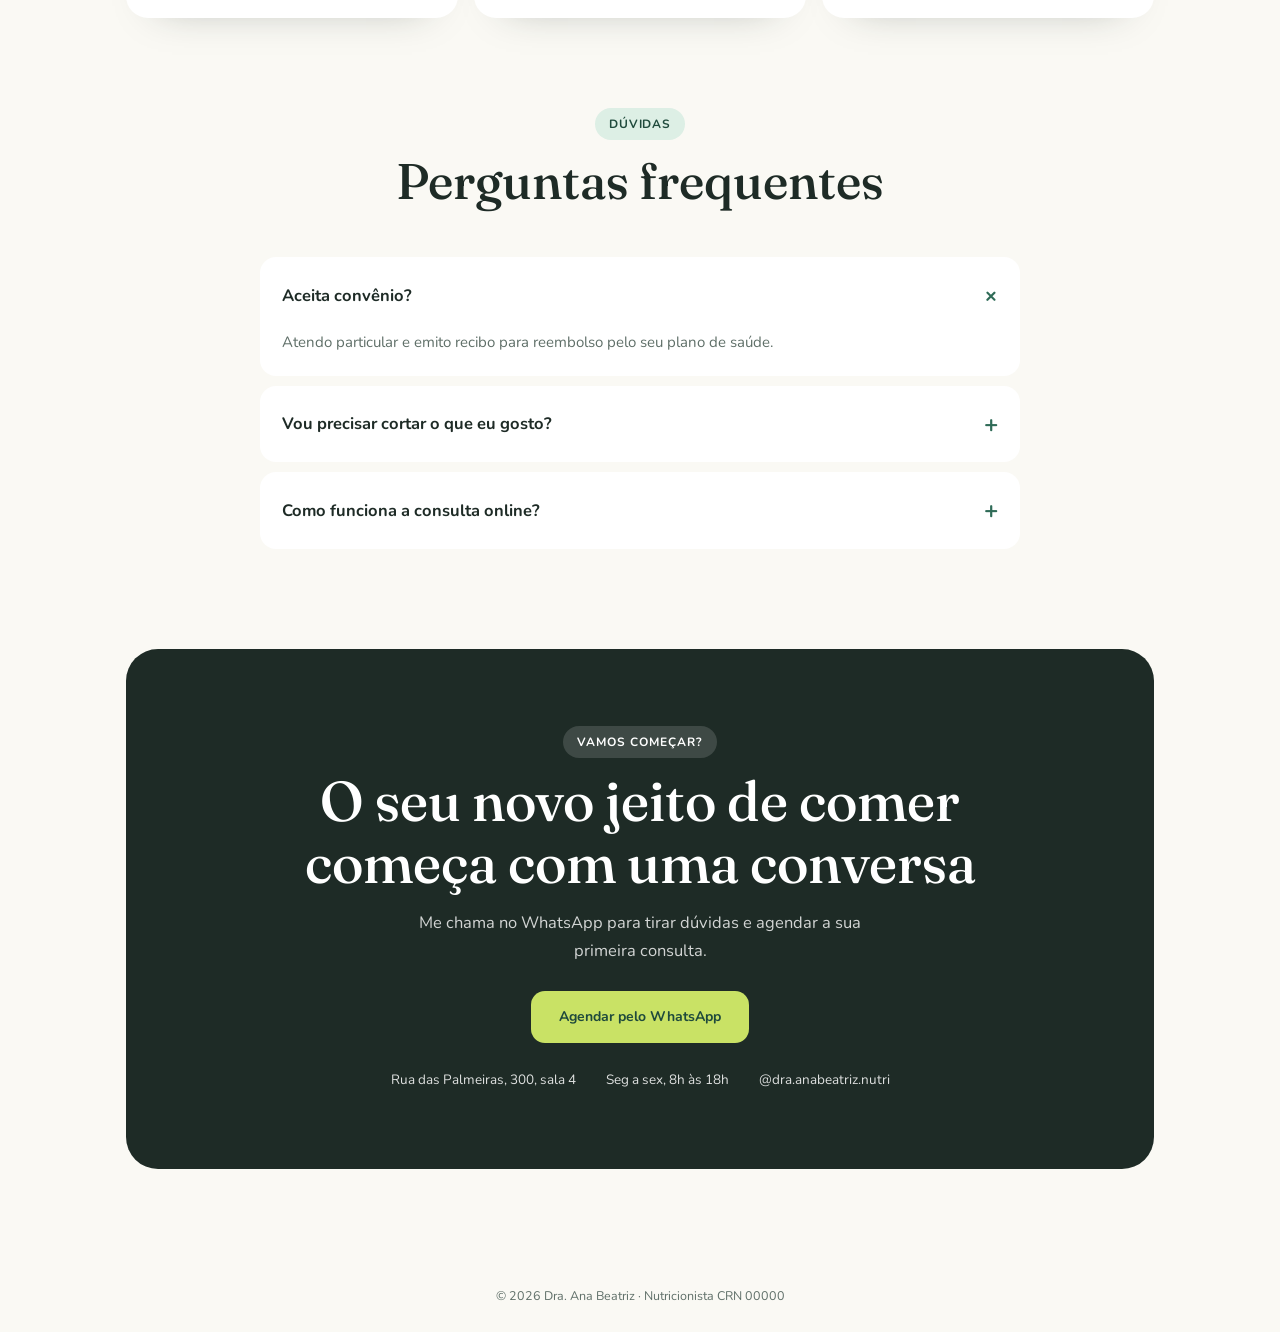
<file: landing-pages/amostras/nutricionista.html>
<!DOCTYPE html>
<html lang="pt-BR">
<head>
<meta charset="UTF-8">
<meta name="viewport" content="width=device-width, initial-scale=1">
<title>Dra. Ana Beatriz | Nutricionista</title>
<meta name="description" content="Nutrição clínica e emagrecimento sem dieta restritiva. Consultas presenciais e online. Agende pelo WhatsApp.">
<link rel="preconnect" href="https://fonts.googleapis.com">
<link rel="stylesheet" href="https://fonts.googleapis.com/css2?family=Fraunces:ital,opsz,wght@0,9..144,400;0,9..144,500;1,9..144,400&family=Nunito:wght@300;400;600;700&display=swap">
<style>
:root{--green:#2F6B57;--green-d:#1F4A3C;--mint:#DDEFE5;--lime:#C9E265;--cream:#FAF9F4;--ink:#1E2B26;--soft:#5F6F68;--serif:"Fraunces",Georgia,serif;--sans:"Nunito",system-ui,sans-serif;--ease:cubic-bezier(.2,.75,.2,1)}
*{box-sizing:border-box}html{scroll-behavior:smooth}
body{margin:0;background:var(--cream);color:var(--ink);font-family:var(--sans);font-size:16.5px;line-height:1.7;-webkit-font-smoothing:antialiased;overflow-x:hidden}
img{max-width:100%;display:block}a{color:inherit}h1,h2,h3{margin:0;font-family:var(--serif);font-weight:500;line-height:1.1}p{margin:0}
.wrap{max-width:1140px;margin-inline:auto;padding-inline:clamp(16px,5vw,56px)}
.eyebrow{display:inline-block;padding:6px 14px;border-radius:999px;background:var(--mint);color:var(--green-d);font-size:12px;font-weight:700;letter-spacing:.08em;text-transform:uppercase}
.btn{display:inline-flex;align-items:center;justify-content:center;gap:10px;min-height:52px;padding:0 28px;border-radius:14px;font-size:14px;font-weight:700;text-decoration:none;transition:.35s var(--ease)}
.btn-green{background:var(--green);color:#fff}.btn-green:hover{background:var(--green-d);transform:translateY(-2px)}
.btn-lime{background:var(--lime);color:var(--green-d)}.btn-lime:hover{background:#fff}
.btn-soft{background:var(--mint);color:var(--green-d)}.btn-soft:hover{background:var(--green);color:#fff}
.sec{padding-block:clamp(56px,7vw,96px)}
.head{text-align:center;display:grid;gap:14px;justify-items:center;margin-bottom:clamp(30px,4vw,48px)}
.head h2{font-size:clamp(32px,4.4vw,50px)}.head p{color:var(--soft);max-width:560px}
/* topo */
.header{position:sticky;top:0;z-index:50;background:rgba(250,249,244,.9);backdrop-filter:blur(12px)}
.header .wrap{display:flex;align-items:center;gap:20px;height:74px}
.logo{margin-right:auto;text-decoration:none;font-family:var(--serif);font-size:22px;display:flex;align-items:center;gap:10px}
.logo i{width:34px;height:34px;border-radius:50%;background:var(--green);display:grid;place-items:center}
.logo i::before{content:"";width:14px;height:14px;border-radius:50% 0;background:var(--lime);rotate:-45deg}
.nav{display:flex;gap:24px}.nav a{text-decoration:none;font-size:14px;font-weight:600;color:var(--soft)}.nav a:hover{color:var(--green)}
.menu-btn{display:none;width:44px;height:44px;border:0;background:none;cursor:pointer}
.menu-btn i{display:block;width:24px;height:2px;border-radius:2px;background:var(--ink);margin:5px auto}
/* hero */
.hero{padding-block:clamp(36px,5vw,70px) clamp(60px,8vw,100px)}
.hero .wrap{display:grid;grid-template-columns:1fr 1fr;gap:clamp(30px,6vw,80px);align-items:center}
.hero h1{font-size:clamp(42px,6vw,72px);margin:18px 0 20px}.hero h1 em{font-style:italic;color:var(--green)}
.hero p{color:var(--soft);max-width:480px;font-size:18px}
.hero .ctas{display:flex;flex-wrap:wrap;gap:12px;margin-top:30px}
.hero .pill{display:inline-flex;align-items:center;gap:10px;margin-top:28px;padding:10px 16px;border-radius:999px;background:#fff;box-shadow:0 10px 30px -18px rgba(30,43,38,.4);font-size:13.5px;font-weight:600}
.hero .pill i{display:flex}.hero .pill i b{width:26px;height:26px;border-radius:50%;background:var(--mint);border:2px solid #fff;margin-left:-8px}.hero .pill i b:first-child{margin:0}
.blob{position:relative;aspect-ratio:1;max-width:480px;width:100%;justify-self:center}
.blob .bg{position:absolute;inset:0;background:linear-gradient(150deg,#DDEFE5,#9FCDB5);border-radius:62% 38% 55% 45%/48% 58% 42% 52%;animation:morph 14s ease-in-out infinite alternate}
@keyframes morph{to{border-radius:40% 60% 45% 55%/55% 42% 58% 45%}}
.blob .tag{position:absolute;background:#fff;border-radius:16px;padding:14px 18px;box-shadow:0 20px 40px -24px rgba(30,43,38,.5);font-size:13px;font-weight:600}
.blob .tag b{display:block;font-family:var(--serif);font-size:24px;font-weight:500;color:var(--green)}
.blob .t1{left:-6%;top:18%}.blob .t2{right:-6%;bottom:16%}
/* para quem */
.who{display:grid;grid-template-columns:repeat(3,1fr);gap:16px}
.who div{padding:30px 26px;border-radius:22px;background:#fff;box-shadow:0 20px 40px -32px rgba(30,43,38,.35)}
.who svg{width:40px;height:40px;color:var(--green);margin-bottom:14px}
.who h3{font-size:23px;margin-bottom:8px}.who p{font-size:15px;color:var(--soft)}
/* metodo */
.method{background:var(--green);color:#fff;border-radius:40px;margin-inline:clamp(8px,2vw,24px)}
.method .wrap{display:grid;grid-template-columns:1fr 1fr;gap:clamp(30px,6vw,80px);align-items:center}
.method .eyebrow{background:rgba(255,255,255,.14);color:#fff}
.method h2{font-size:clamp(32px,4.4vw,50px);margin:16px 0 18px}.method p{opacity:.85}
.method ol{list-style:none;counter-reset:s;padding:0;margin:0;display:grid;gap:12px}
.method li{counter-increment:s;display:grid;grid-template-columns:44px 1fr;gap:16px;align-items:start;padding:18px;border-radius:18px;background:rgba(255,255,255,.08)}
.method li::before{content:counter(s,decimal-leading-zero);font-family:var(--serif);font-size:22px;color:var(--lime)}
.method li b{display:block;font-size:17px;font-weight:700}.method li span{grid-column:2;font-size:14px;opacity:.8}
/* consultas */
.plans{display:grid;grid-template-columns:repeat(3,1fr);gap:16px}
.plan{padding:30px;border-radius:22px;background:#fff;border:1px solid rgba(30,43,38,.08);display:flex;flex-direction:column}
.plan.hi{background:var(--mint);border-color:transparent}
.plan small{font-size:12px;font-weight:700;letter-spacing:.1em;text-transform:uppercase;color:var(--green)}
.plan h3{font-size:26px;margin:8px 0 12px}.plan p{font-size:15px;color:var(--soft);flex:1}
.plan ul{list-style:none;padding:0;margin:16px 0 22px;display:grid;gap:8px;font-size:15px}
.plan li::before{content:"✓ ";color:var(--green);font-weight:700}
/* depoimentos */
.quotes{display:grid;grid-template-columns:repeat(3,1fr);gap:16px}
.q{padding:26px;border-radius:22px;background:#fff;box-shadow:0 20px 40px -32px rgba(30,43,38,.35)}
.q .stars{color:#F2B84B;letter-spacing:2px}
.q p{font-size:15.5px;margin:12px 0 14px}.q b{font-size:13px;color:var(--green-d)}
/* faq */
.faq{max-width:760px;margin-inline:auto}
details{border-radius:16px;background:#fff;padding:4px 22px;margin-bottom:10px}
summary{cursor:pointer;list-style:none;display:flex;justify-content:space-between;align-items:center;gap:16px;padding:14px 0;font-weight:700;font-size:16.5px}
summary::-webkit-details-marker{display:none}summary::after{content:"+";font-size:24px;color:var(--green);transition:.3s}
details[open] summary::after{transform:rotate(45deg)}details p{padding:0 0 16px;color:var(--soft);font-size:15px}
/* cta */
.cta{text-align:center}
.cta .box{background:var(--ink);color:#fff;border-radius:32px;padding:clamp(40px,6vw,80px) clamp(20px,5vw,60px)}
.cta h2{font-size:clamp(32px,4.8vw,56px);max-width:700px;margin:12px auto 16px}.cta p{opacity:.8;max-width:500px;margin:0 auto 26px}
.cta .info{display:flex;flex-wrap:wrap;justify-content:center;gap:10px 30px;margin-top:26px;font-size:13.5px;opacity:.85}
.footer{padding:26px 0;text-align:center;font-size:12.5px;color:var(--soft)}
.wa{position:fixed;right:16px;bottom:16px;z-index:40;width:56px;height:56px;border-radius:50%;background:#25D366;color:#fff;display:grid;place-items:center;box-shadow:0 12px 24px -10px rgba(0,0,0,.4)}
.wa svg{width:28px;height:28px}
.anim .rv{opacity:0;transform:translateY(24px);transition:.9s var(--ease)}.anim .rv.in{opacity:1;transform:none}
@media(max-width:900px){.nav{display:none;position:absolute;left:0;right:0;top:74px;background:var(--cream);flex-direction:column;padding:20px clamp(16px,5vw,56px) 26px;gap:14px;box-shadow:0 20px 30px -20px rgba(0,0,0,.2)}.nav.open{display:flex}.menu-btn{display:block}
.hero .wrap,.method .wrap{grid-template-columns:1fr}.blob{max-width:360px}.who,.plans,.quotes{grid-template-columns:1fr}}
@media(max-width:560px){.hero .ctas .btn{flex:1 1 100%}.blob .t1{left:0}.blob .t2{right:0}.method{border-radius:24px}}
.back-cat{position:fixed;left:14px;bottom:14px;z-index:60;padding:10px 16px;border-radius:999px;background:#4A1120;color:#FBF6F0;font:600 12px/1 system-ui,sans-serif;letter-spacing:.06em;text-decoration:none;box-shadow:0 12px 24px -10px rgba(0,0,0,.5)}
</style>
</head>
<body data-wa="5500000000000">
<a class="back-cat" href="../index.html#projetos">← Voltar ao catálogo</a>
<header class="header"><div class="wrap">
  <a class="logo" href="#"><i></i>Dra. Ana Beatriz</a>
  <nav class="nav" id="nav"><a href="#para-quem">Para quem</a><a href="#metodo">Método</a><a href="#consultas">Consultas</a><a href="#depoimentos">Depoimentos</a><a href="#faq">Dúvidas</a></nav>
  <a class="btn btn-green" href="#" data-msg="Olá, Dra. Ana! Quero agendar uma consulta." style="min-height:42px;padding:0 20px;font-size:13px">Agendar consulta</a>
  <button class="menu-btn" id="menuBtn" aria-label="Menu" aria-expanded="false"><i></i><i></i><i></i></button>
</div></header>

<section class="hero"><div class="wrap">
  <div>
    <span class="eyebrow">Nutricionista · CRN 00000</span>
    <h1>Emagrecer sem <em>dieta restritiva</em> é possível</h1>
    <p>Um plano alimentar feito para a sua rotina, o seu paladar e o seu objetivo. Sem terrorismo nutricional, com acompanhamento de verdade.</p>
    <div class="ctas"><a class="btn btn-green" href="#" data-msg="Olá, Dra. Ana! Quero agendar uma consulta.">Agendar consulta</a><a class="btn btn-soft" href="#metodo">Conhecer o método</a></div>
    <div class="pill"><i><b></b><b></b><b></b></i>+500 pacientes acompanhadas</div>
  </div>
  <div class="blob"><div class="bg"></div><div class="tag t1"><b>-8 kg</b>média em 3 meses</div><div class="tag t2"><b>Online</b>ou presencial</div></div>
</div></section>

<section class="sec" id="para-quem"><div class="wrap">
  <div class="head rv"><span class="eyebrow">Para quem é</span><h2>Eu posso te ajudar se você...</h2></div>
  <div class="who">
    <div class="rv"><svg viewBox="0 0 24 24" fill="none" stroke="currentColor" stroke-width="1.6" stroke-linecap="round"><path d="M4 18c3-8 13-8 16 0M12 3v4M8 5l1 2M16 5l-1 2"/></svg><h3>Já tentou de tudo</h3><p>Dietas da moda, jejum, cortar carboidrato. Funciona um tempo e depois volta tudo.</p></div>
    <div class="rv" style="transition-delay:.08s"><svg viewBox="0 0 24 24" fill="none" stroke="currentColor" stroke-width="1.6" stroke-linecap="round"><circle cx="12" cy="12" r="9"/><path d="M12 7v5l3 2"/></svg><h3>Tem a rotina corrida</h3><p>Precisa de um plano que caiba no seu dia, não de receitas impossíveis.</p></div>
    <div class="rv" style="transition-delay:.16s"><svg viewBox="0 0 24 24" fill="none" stroke="currentColor" stroke-width="1.6" stroke-linecap="round"><path d="M12 21s-7-4.6-7-10a4 4 0 0 1 7-2.6A4 4 0 0 1 19 11c0 5.4-7 10-7 10Z"/></svg><h3>Quer saúde, não só peso</h3><p>Mais energia, melhor digestão, exames em dia e uma relação leve com a comida.</p></div>
  </div>
</div></section>

<section class="sec method" id="metodo"><div class="wrap">
  <div class="rv"><span class="eyebrow">O método</span><h2>Nutrição que respeita a sua vida</h2><p>Nada de lista proibida. A gente constrói juntas um jeito de comer que você consegue manter para sempre.</p></div>
  <ol class="rv">
    <li><b>Avaliação completa</b><span>Histórico, exames, rotina e preferências alimentares.</span></li>
    <li><b>Plano personalizado</b><span>Cardápio flexível com substituições e opções para comer fora.</span></li>
    <li><b>Acompanhamento semanal</b><span>Ajustes pelo WhatsApp e retornos para manter o ritmo.</span></li>
    <li><b>Manutenção</b><span>Estratégias para não voltar ao peso de antes.</span></li>
  </ol>
</div></section>

<section class="sec" id="consultas"><div class="wrap">
  <div class="head rv"><span class="eyebrow">Consultas</span><h2>Escolha como quer ser acompanhada</h2></div>
  <div class="plans">
    <div class="plan rv"><small>Avulsa</small><h3>Consulta única</h3><p>Avaliação completa e plano alimentar personalizado.</p><ul><li>60 minutos</li><li>Plano alimentar</li><li>Lista de compras</li></ul><a class="btn btn-soft" href="#" data-msg="Olá, Dra. Ana! Quero agendar uma consulta avulsa.">Agendar</a></div>
    <div class="plan hi rv" style="transition-delay:.08s"><small>Mais escolhido</small><h3>Acompanhamento 3 meses</h3><p>Para quem quer resultado com suporte de verdade.</p><ul><li>Consulta + 2 retornos</li><li>Ajustes semanais pelo WhatsApp</li><li>Receitas e cardápios</li><li>Suporte em viagens e festas</li></ul><a class="btn btn-green" href="#" data-msg="Olá, Dra. Ana! Quero o acompanhamento de 3 meses.">Quero este</a></div>
    <div class="plan rv" style="transition-delay:.16s"><small>Online</small><h3>Consulta online</h3><p>Mesmo cuidado, de onde você estiver.</p><ul><li>Videochamada de 60 min</li><li>Plano alimentar</li><li>Material em PDF</li></ul><a class="btn btn-soft" href="#" data-msg="Olá, Dra. Ana! Quero agendar uma consulta online.">Agendar</a></div>
  </div>
</div></section>

<section class="sec" id="depoimentos" style="padding-top:0"><div class="wrap">
  <div class="head rv"><span class="eyebrow">Depoimentos</span><h2>Quem já passou por aqui</h2></div>
  <div class="quotes">
    <div class="q rv"><span class="stars">★★★★★</span><p>"Perdi 9 kg em 4 meses comendo pão no café da manhã. Nunca achei que fosse possível."</p><b>Carla, 34 anos</b></div>
    <div class="q rv" style="transition-delay:.08s"><span class="stars">★★★★★</span><p>"Minha glicose normalizou e eu parei de ter compulsão à noite. Mudou minha relação com a comida."</p><b>Daniela, 41 anos</b></div>
    <div class="q rv" style="transition-delay:.16s"><span class="stars">★★★★★</span><p>"O suporte no WhatsApp faz toda a diferença. Ela responde e ajusta na hora."</p><b>Priscila, 28 anos</b></div>
  </div>
</div></section>

<section class="sec" id="faq" style="padding-top:0"><div class="wrap">
  <div class="head rv"><span class="eyebrow">Dúvidas</span><h2>Perguntas frequentes</h2></div>
  <div class="faq rv">
    <details open><summary>Aceita convênio?</summary><p>Atendo particular e emito recibo para reembolso pelo seu plano de saúde.</p></details>
    <details><summary>Vou precisar cortar o que eu gosto?</summary><p>Não. O plano é construído com os alimentos que você gosta, em quantidades e combinações que fazem sentido.</p></details>
    <details><summary>Como funciona a consulta online?</summary><p>Por videochamada, com o mesmo tempo e o mesmo cuidado da presencial. O material chega em PDF no seu WhatsApp.</p></details>
  </div>
</div></section>

<section class="sec cta" style="padding-top:0"><div class="wrap"><div class="box rv">
  <span class="eyebrow" style="background:rgba(255,255,255,.14);color:#fff">Vamos começar?</span>
  <h2>O seu novo jeito de comer começa com uma conversa</h2>
  <p>Me chama no WhatsApp para tirar dúvidas e agendar a sua primeira consulta.</p>
  <a class="btn btn-lime" href="#" data-msg="Olá, Dra. Ana! Quero agendar uma consulta.">Agendar pelo WhatsApp</a>
  <div class="info"><span>Rua das Palmeiras, 300, sala 4</span><span>Seg a sex, 8h às 18h</span><span>@dra.anabeatriz.nutri</span></div>
</div></div></section>
<footer class="footer">© <span id="year"></span> Dra. Ana Beatriz · Nutricionista CRN 00000</footer>
<a class="wa" href="#" data-msg="Olá, Dra. Ana! Vim pelo site." aria-label="WhatsApp"><svg viewBox="0 0 24 24" fill="currentColor"><path d="M12.04 2C6.58 2 2.13 6.45 2.13 11.91c0 1.75.46 3.45 1.32 4.95L2.05 22l5.25-1.38a9.9 9.9 0 0 0 4.74 1.21c5.46 0 9.91-4.45 9.91-9.91S17.5 2 12.04 2Zm0 18.15a8.2 8.2 0 0 1-4.2-1.15l-.3-.18-3.12.82.83-3.04-.2-.31a8.21 8.21 0 0 1 6.99-12.53c4.54 0 8.23 3.7 8.23 8.24s-3.69 8.15-8.23 8.15Zm4.52-6.16c-.25-.12-1.47-.72-1.69-.81-.23-.08-.39-.12-.56.13-.16.25-.64.81-.79.97-.14.17-.29.19-.54.06-.25-.12-1.05-.39-1.99-1.23-.74-.66-1.23-1.47-1.38-1.72-.14-.25-.02-.38.11-.51.11-.11.25-.29.37-.43.13-.15.17-.25.25-.42.08-.16.04-.31-.02-.43-.06-.13-.56-1.35-.77-1.84-.2-.48-.41-.42-.56-.43h-.48c-.17 0-.43.06-.66.31-.22.25-.86.85-.86 2.07 0 1.22.89 2.4 1.01 2.56.12.17 1.75 2.67 4.23 3.74.59.26 1.05.41 1.41.52.59.19 1.13.16 1.56.1.48-.07 1.47-.6 1.67-1.18.21-.58.21-1.07.14-1.18-.06-.1-.22-.16-.47-.28Z"/></svg></a>
<script src="_base.js"></script>
</body>
</html>
</file>
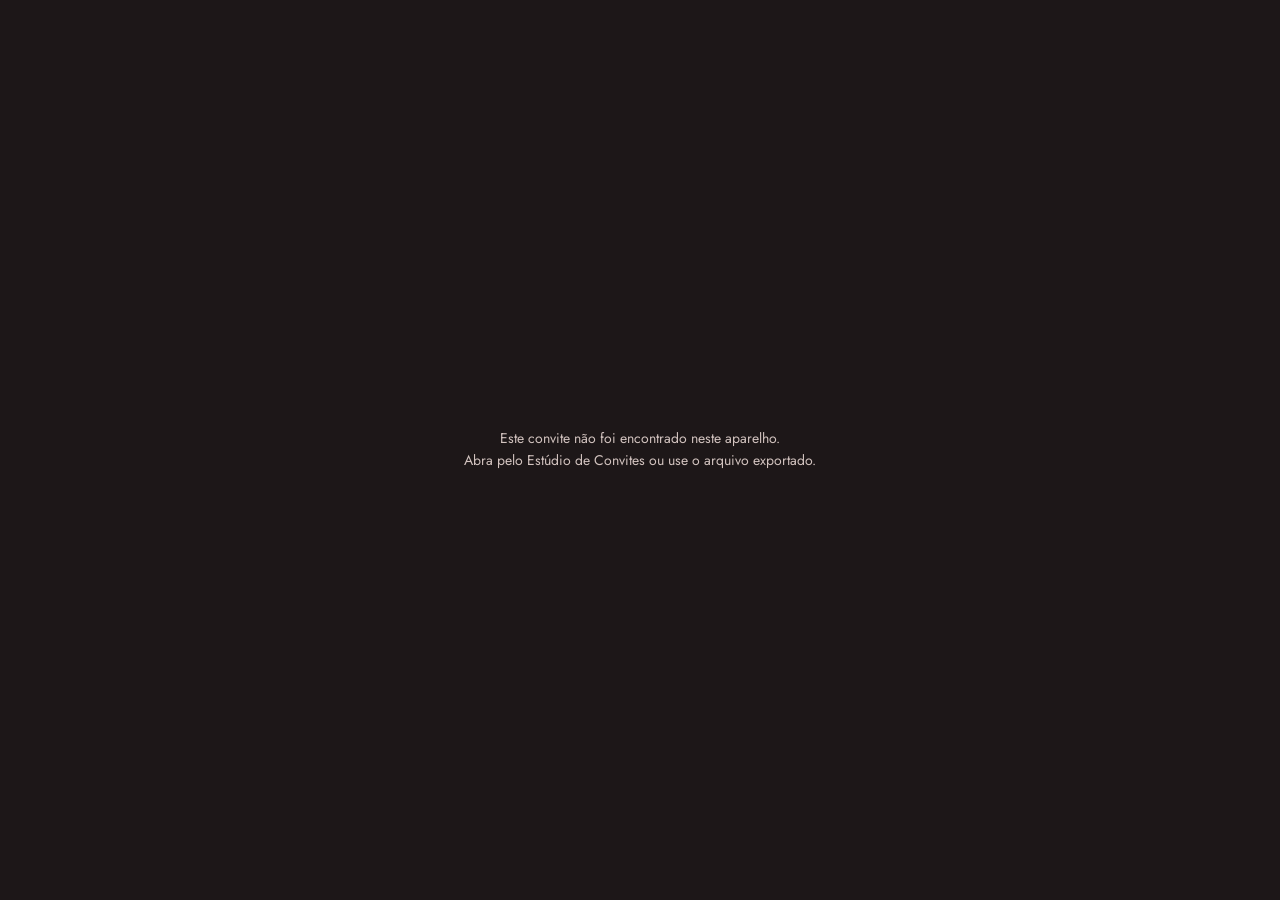
<file: mary-criativa/estudio/convite.html>
<!DOCTYPE html>
<html lang="pt-BR">
<head>
<meta charset="UTF-8">
<meta name="viewport" content="width=device-width, initial-scale=1, viewport-fit=cover">
<title>Convite</title>
<meta name="theme-color" content="#0E0B0C">
<link rel="preconnect" href="https://fonts.googleapis.com">
<link rel="preconnect" href="https://fonts.gstatic.com" crossorigin>
<link rel="stylesheet" href="https://fonts.googleapis.com/css2?family=Cormorant+Garamond:ital,wght@0,500;0,600;0,700;1,500&family=Great+Vibes&family=Jost:wght@400;500;600&display=swap">
<link rel="stylesheet" href="css/convite.css">
</head>
<body>
<div id="carregando" class="carregando"><span></span></div>

<!-- Senha -->
<section id="tela-senha" class="tela tela-fixa" aria-label="Senha do convite">
  <form class="senha" id="form-senha">
    <span class="senha-icone" id="senha-icone"></span>
    <h1 data-t="senhaTitulo"></h1>
    <p data-t="senhaTexto"></p>
    <input type="password" name="senha" autocomplete="off" required>
    <p class="erro" id="erro-senha" role="alert"></p>
    <button class="btn" type="submit" data-t="entrar"></button>
  </form>
</section>

<!-- Abertura -->
<section id="tela-abertura" class="tela tela-fixa" aria-label="Abertura do convite">
  <div class="palco" data-palco="abertura"><div class="midia-fundo" data-fundo="abertura"></div><div class="camada" data-camada="abertura"></div></div>
  <div class="abertura-conteudo">
    <p class="selo" data-t="convidado"></p>
    <h1 class="nome-script" data-titulo></h1>
    <p class="subtitulo" data-subtitulo></p>
    <button type="button" class="botao-abrir" id="botao-abrir"><span class="pulso" aria-hidden="true"></span><span id="texto-abrir"></span></button>
  </div>
</section>

<!-- Vídeo -->
<section id="tela-video" class="tela tela-fixa preta" aria-label="Vídeo do convite">
  <div class="palco" data-palco="video"><video id="video" playsinline webkit-playsinline preload="auto"></video><div class="camada" data-camada="video"></div></div>
  <button type="button" class="botao-pular" id="botao-pular"></button>
</section>

<!-- Arte (interativo) -->
<section id="tela-arte" class="tela tela-fixa" aria-label="Convite">
  <div class="palco" data-palco="arte"><div class="midia-fundo" data-fundo="arte"></div><div class="camada" data-camada="arte"></div></div>
</section>

<!-- Livrinho -->
<section id="tela-livro" class="tela tela-fixa" aria-label="Livrinho">
  <div class="palco contido" data-palco="livro"><div class="livro" id="livro"></div><div class="camada" data-camada="livro"></div></div>
  <p class="dica" data-t="vireAPagina"></p>
</section>

<!-- Revelação -->
<section id="tela-revelacao" class="tela tela-fixa" aria-label="Raspadinha">
  <div class="palco" data-palco="revelacao"><div class="midia-fundo" data-fundo="revelacao"></div><canvas id="raspadinha"></canvas><div class="camada" data-camada="revelacao"></div></div>
  <p class="dica" id="dica-raspe"></p>
</section>

<!-- Quebra-cabeça -->
<section id="tela-quebra" class="tela tela-fixa" aria-label="Quebra-cabeça">
  <div class="palco contido" data-palco="quebra"><div class="tabuleiro" id="tabuleiro"></div><div class="camada" data-camada="quebra"></div></div>
  <p class="dica" id="dica-quebra" data-t="monte"></p>
</section>

<!-- Convite com as informações -->
<main id="tela-convite" class="tela">
  <header class="hero">
    <div class="palco" data-palco="convite"><div class="midia-fundo" data-fundo="convite"></div><div class="camada" data-camada="convite"></div></div>
    <div class="hero-texto">
      <h1 class="nome-script" data-titulo></h1>
      <p class="subtitulo" data-subtitulo></p>
      <div class="ornamento" aria-hidden="true"><i></i><b></b><i></i></div>
      <p class="data-evento" id="data-evento"></p>
    </div>
  </header>
  <p class="mensagem" id="mensagem"></p>
  <section class="contagem" id="contagem" aria-label="Contagem regressiva"></section>
  <section class="lista-inline" id="lista-inline"></section>
  <nav class="grade-botoes" id="grade-botoes" aria-label="Informações do convite"></nav>
  <footer class="rodape" id="rodape"></footer>
</main>

<button type="button" class="pilula" id="pilula"></button>

<!-- Painel que sobe com o conteúdo de cada botão -->
<div class="folha" id="folha" aria-hidden="true">
  <div class="folha-fundo" data-fechar></div>
  <section class="folha-cartao" role="dialog" aria-modal="true" aria-labelledby="folha-titulo">
    <button type="button" class="folha-fechar" data-fechar aria-label="Fechar"></button>
    <div class="folha-icone" id="folha-icone"></div>
    <h2 id="folha-titulo"></h2>
    <div class="folha-corpo" id="folha-corpo"></div>
  </section>
</div>

<div class="visor" id="visor" aria-hidden="true"><img alt=""><button type="button" data-fechar-visor aria-label="Fechar imagem"></button></div>
<div class="marca-dagua" id="marca-dagua" aria-hidden="true"></div>
<div class="efeitos" id="efeitos" aria-hidden="true"></div>

<button type="button" class="botao-som" id="botao-som" aria-label="Ligar ou desligar o som"></button>
<audio id="musica" loop preload="auto"></audio>
<div class="aviso" id="aviso" role="status" aria-live="polite"></div>

<script src="js/store.js"></script>
<script src="js/convite.js"></script>
</body>
</html>
</file>
<file: mary-criativa/estudio/css/convite.css>
/* Convite Mary Criativa (todos os modelos).
   A cor principal vem do editor (--cor) e o resto se ajusta a ela. */
:root{
  color-scheme: dark;
  --cor:#E8B8B1;
  --cor-texto:#1E1517;
  --cor-clara:color-mix(in srgb, var(--cor) 60%, #fff);
  --fundo:color-mix(in srgb, var(--cor) 7%, #0E0B0C);
  --fundo-2:color-mix(in srgb, var(--cor) 12%, #161112);
  --cartao:color-mix(in srgb, var(--cor) 8%, rgba(255,255,255,.04));
  --linha:color-mix(in srgb, var(--cor) 30%, rgba(255,255,255,.10));
  --texto:#F7EEEB;
  --texto-suave:#D2C3BF;
  --champanhe:#D9C09A;
  --serif:"Cormorant Garamond", Georgia, serif;
  --sans:"Jost", "Segoe UI", system-ui, sans-serif;
  --script:"Great Vibes", cursive;
  --seguro-baixo:env(safe-area-inset-bottom, 0px);
}
*{box-sizing:border-box;margin:0;padding:0}
html,body{height:100%}
body{background:var(--fundo);color:var(--texto);font-family:var(--sans);line-height:1.55;-webkit-font-smoothing:antialiased;overflow-x:hidden;-webkit-tap-highlight-color:transparent}
button{font:inherit;color:inherit;cursor:pointer;border:0;background:none}
a{color:inherit}
.ic{flex:none}

.carregando{position:fixed;inset:0;z-index:90;display:grid;place-items:center;background:var(--fundo);transition:opacity .4s}
.carregando span{width:38px;height:38px;border-radius:50%;border:3px solid rgba(255,255,255,.14);border-top-color:var(--cor);animation:gira .8s linear infinite}
.carregando.some{opacity:0;pointer-events:none}
@keyframes gira{to{transform:rotate(360deg)}}

.tela{display:none}
.tela.ativa{display:block}
.tela-fixa{position:fixed;inset:0;overflow:hidden;background:var(--fundo)}
.tela-fixa.preta{background:#000}

/* Palco: caixa com a proporção da mídia. Os botões ficam em % dele,
   então continuam em cima da arte em qualquer tamanho de celular. */
.palco{position:absolute;left:0;top:0;width:100%;height:100%}
.midia-fundo{position:absolute;inset:0;background:var(--fundo-2) center/100% 100% no-repeat}
.palco video{position:absolute;inset:0;width:100%;height:100%;object-fit:fill;display:block;background:#000}
.camada{position:absolute;inset:0;z-index:3;pointer-events:none}
.camada>*{pointer-events:auto}

/* Botões livres (posicionados) */
.bt-livre{position:absolute;container-type:size;display:flex;align-items:center;justify-content:center;gap:6%;padding:0 6%;border-radius:999px;font-weight:600;line-height:1.1;text-align:center;transition:opacity .4s,transform .15s}
.bt-livre:active{transform:scale(.96)}
.bt-livre .rotulo{font-size:clamp(9px,34cqh,20px);white-space:nowrap;overflow:hidden;text-overflow:ellipsis}
.bt-livre .ic{width:clamp(12px,42cqh,24px);height:clamp(12px,42cqh,24px)}
.bt-livre.visivel{background:var(--cor);color:var(--cor-texto);box-shadow:0 8px 24px rgba(0,0,0,.28)}
.bt-livre.claro{background:rgba(255,253,252,.92);color:#2A1D1F}
.bt-livre.vidro{background:rgba(20,14,15,.38);color:#fff;border:1px solid rgba(255,255,255,.35);-webkit-backdrop-filter:blur(8px);backdrop-filter:blur(8px)}
.bt-livre.invisivel{background:transparent;color:transparent}
.bt-livre.invisivel>*{visibility:hidden}
.camada:not(.terminou) .bt-livre[data-aparecer=final]{opacity:0;pointer-events:none}

/* Modo posicionar (só na prévia do editor) */
body.posicionando .bt-livre{opacity:1!important;pointer-events:auto!important;cursor:move;touch-action:none;outline:2px dashed rgba(255,255,255,.95);outline-offset:0;box-shadow:0 0 0 1px rgba(0,0,0,.5),0 0 0 9999px rgba(0,0,0,0)}
body.posicionando .bt-livre.invisivel{background:color-mix(in srgb,var(--cor) 30%,transparent);color:#fff}
body.posicionando .bt-livre.invisivel>*{visibility:visible}
body.posicionando .bt-livre.selecionado{outline-color:var(--cor);outline-width:3px;z-index:2}
.bt-livre .alca{display:none;position:absolute;right:-9px;bottom:-9px;width:18px;height:18px;border-radius:50%;background:#fff;border:3px solid var(--cor);cursor:nwse-resize;touch-action:none;visibility:visible!important}
body.posicionando .bt-livre .alca{display:block}
body.posicionando .botao-pular,body.posicionando .pilula{opacity:.35;pointer-events:none}

/* ---------- Senha ---------- */
#tela-senha.ativa{display:grid;place-items:center;padding:24px;z-index:60}
.senha{width:min(360px,100%);display:grid;gap:12px;text-align:center}
.senha-icone{display:grid;place-items:center;width:58px;height:58px;margin:0 auto 4px;border-radius:50%;background:color-mix(in srgb,var(--cor) 22%,transparent);color:var(--cor-clara)}
.senha h1{font-family:var(--serif);font-size:30px;font-weight:600}
.senha p{color:var(--texto-suave);font-size:14px}
.senha input{width:100%;padding:14px;border-radius:14px;border:1px solid var(--linha);background:rgba(0,0,0,.25);color:var(--texto);font:500 16px var(--sans);text-align:center}
.erro{color:#FFB6C1;font-size:13px;min-height:1em}

/* ---------- Abertura ---------- */
#tela-abertura .midia-fundo{animation:respira 16s ease-in-out infinite alternate}
#tela-abertura::after{content:"";position:absolute;inset:0;z-index:1;pointer-events:none;background:linear-gradient(180deg,rgba(0,0,0,0) 35%,color-mix(in srgb,var(--fundo) 90%,transparent) 85%)}
@keyframes respira{from{transform:scale(1)}to{transform:scale(1.07)}}
.abertura-conteudo{position:absolute;left:0;right:0;bottom:0;z-index:4;margin:0 auto;max-width:520px;padding:24px 24px calc(46px + var(--seguro-baixo));text-align:center;animation:sobe 1s .2s both;pointer-events:none}
.abertura-conteudo>*{pointer-events:auto}
@keyframes sobe{from{opacity:0;transform:translateY(24px)}}
.selo{font-size:10px;font-weight:600;letter-spacing:.34em;text-transform:uppercase;color:var(--champanhe);margin-bottom:4px}
.nome-script{font-family:var(--script);font-weight:400;font-size:clamp(52px,15vw,84px);line-height:1.05;text-shadow:0 4px 30px rgba(0,0,0,.5);overflow-wrap:anywhere}
.subtitulo{font-family:var(--serif);font-size:clamp(20px,5.5vw,26px);font-weight:500;letter-spacing:.1em;color:var(--texto-suave)}
.subtitulo:empty{display:none}
.botao-abrir{position:relative;margin-top:28px;display:inline-flex;align-items:center;justify-content:center;min-height:54px;padding:0 34px;border-radius:999px;background:var(--cor);color:var(--cor-texto);font-weight:600;font-size:14px;letter-spacing:.08em;text-transform:uppercase;box-shadow:0 12px 34px color-mix(in srgb,var(--cor) 40%,transparent)}
.botao-abrir .pulso{position:absolute;inset:0;border-radius:inherit;border:2px solid var(--cor-clara);animation:pulso 1.8s ease-out infinite}
@keyframes pulso{from{transform:scale(1);opacity:.9}to{transform:scale(1.3,1.6);opacity:0}}
body.posicionando .abertura-conteudo{opacity:.55}

/* ---------- Vídeo ---------- */
.botao-pular{position:absolute;right:16px;top:calc(16px + env(safe-area-inset-top,0px));z-index:6;display:inline-flex;align-items:center;gap:6px;padding:8px 14px;border-radius:999px;background:rgba(0,0,0,.42);border:1px solid rgba(255,255,255,.25);font-size:12px;font-weight:600;color:#fff;-webkit-backdrop-filter:blur(8px);backdrop-filter:blur(8px)}
.botao-pular[hidden],.botao-pular.some{display:none}

.dica{position:absolute;left:50%;bottom:calc(22px + var(--seguro-baixo));z-index:5;transform:translateX(-50%);padding:8px 16px;border-radius:999px;background:rgba(14,11,12,.6);font-size:12px;font-weight:500;color:#fff;white-space:nowrap;-webkit-backdrop-filter:blur(8px);backdrop-filter:blur(8px);pointer-events:none;transition:opacity .4s}
.dica:empty,.dica.some{opacity:0}

/* ---------- Livrinho ---------- */
.livro{position:absolute;inset:0;perspective:1800px}
.pagina{position:absolute;inset:0;background:#fff center/100% 100% no-repeat;transform-origin:left center;transition:transform .9s cubic-bezier(.3,.7,.3,1),box-shadow .9s;backface-visibility:hidden;box-shadow:0 18px 50px rgba(0,0,0,.45);border-radius:3px 8px 8px 3px;cursor:pointer}
.pagina::after{content:"";position:absolute;inset:0;border-radius:inherit;background:linear-gradient(90deg,rgba(0,0,0,.16),transparent 6%,transparent 94%,rgba(0,0,0,.06));pointer-events:none}
.pagina-video{background:#000;overflow:hidden}
.pagina-video video{position:absolute;inset:0;width:100%;height:100%;object-fit:cover;border-radius:inherit}
.pagina.virada{transform:rotateY(-178deg);box-shadow:none;pointer-events:none}

/* ---------- Revelação ---------- */
#raspadinha{position:absolute;inset:0;z-index:2;width:100%;height:100%;touch-action:none;cursor:crosshair;transition:opacity .8s}
#raspadinha.some{opacity:0;pointer-events:none}
body.posicionando #raspadinha{display:none}

/* ---------- Quebra-cabeça ---------- */
.tabuleiro{position:absolute;inset:0;display:grid;gap:2px;background:rgba(255,255,255,.12);border-radius:8px;overflow:hidden;box-shadow:0 18px 50px rgba(0,0,0,.45);transition:gap .5s}
.tabuleiro.montado{gap:0}
.peca{background-repeat:no-repeat;transition:transform .2s,filter .2s;cursor:pointer}
.peca.escolhida{transform:scale(.92);filter:brightness(1.2);outline:3px solid var(--cor);outline-offset:-3px;z-index:1}

/* ---------- Convite ---------- */
#tela-convite{min-height:100vh;max-width:620px;margin:0 auto;padding-bottom:calc(84px + var(--seguro-baixo));animation:aparece .8s both}
@keyframes aparece{from{opacity:0}}
.hero{position:relative;height:100svh;min-height:520px;overflow:hidden;text-align:center}
.hero::after{content:"";position:absolute;inset:0;z-index:1;pointer-events:none;background:linear-gradient(180deg,rgba(0,0,0,0) 40%,var(--fundo) 96%)}
.hero-texto{position:absolute;left:0;right:0;bottom:0;z-index:4;padding:0 22px 22px;pointer-events:none}
.ornamento{display:flex;align-items:center;justify-content:center;gap:10px;margin:12px 0}
.ornamento i{width:54px;height:1px;background:linear-gradient(90deg,transparent,var(--champanhe))}
.ornamento i:last-child{transform:scaleX(-1)}
.ornamento b{width:6px;height:6px;transform:rotate(45deg);background:var(--champanhe)}
.data-evento{font-family:var(--serif);font-size:21px;font-weight:600;line-height:1.3}
.mensagem{margin:16px 24px 0;text-align:center;color:var(--texto-suave);font-size:15px;white-space:pre-line}
.mensagem:empty{display:none}

.contagem{display:grid;grid-template-columns:repeat(4,1fr);gap:8px;margin:24px 18px 0}
.contagem:empty{display:none}
.contagem div{padding:12px 4px;border-radius:16px;background:var(--cartao);border:1px solid var(--linha);text-align:center}
.contagem strong{display:block;font-family:var(--serif);font-size:30px;font-weight:700;line-height:1}
.contagem small{font-size:9px;font-weight:600;letter-spacing:.16em;text-transform:uppercase;color:var(--texto-suave)}
.contagem p{grid-column:1/-1;text-align:center;font-family:var(--serif);font-size:22px;font-weight:600;padding:12px;border-radius:16px;background:var(--cartao);border:1px solid var(--linha)}

.grade-botoes{display:grid;grid-template-columns:repeat(2,1fr);gap:10px;margin:22px 18px 0}
.grade-botoes:empty{display:none}
.grade-botoes button{display:flex;flex-direction:column;align-items:center;justify-content:center;gap:10px;min-height:106px;padding:16px 10px;border-radius:20px;background:var(--cartao);border:1px solid var(--linha);text-align:center;font-size:14px;font-weight:500;line-height:1.25;transition:transform .2s}
.grade-botoes button:active{transform:scale(.97)}
.grade-botoes .bolha{display:grid;place-items:center;width:46px;height:46px;border-radius:50%;background:color-mix(in srgb,var(--cor) 22%,transparent);color:var(--cor-clara)}
.grade-botoes button.destaque{grid-column:1/-1;flex-direction:row;min-height:62px;background:var(--cor);border-color:transparent;color:var(--cor-texto);font-weight:600}
.grade-botoes button.destaque .bolha{width:auto;height:auto;background:none;color:inherit}

.lista-inline:empty{display:none}
.lista-inline{margin:24px 18px 0}
.lista-inline>h2{font-family:var(--serif);font-size:28px;font-weight:600;text-align:center;margin-bottom:12px}

.rodape{display:flex;flex-direction:column;align-items:center;gap:8px;margin-top:40px;text-align:center;font-size:11px;color:color-mix(in srgb,var(--texto-suave) 70%,transparent)}
.rodape img{width:44px;height:44px;border-radius:12px;object-fit:contain;background:#fff}
.rodape:empty{display:none}

.pilula{position:fixed;left:50%;bottom:calc(20px + var(--seguro-baixo));z-index:7;transform:translate(-50%,20px);display:none;align-items:center;gap:8px;padding:12px 20px;border-radius:999px;background:rgba(255,253,252,.94);color:#2A1D1F;font-size:13px;font-weight:600;box-shadow:0 10px 30px rgba(0,0,0,.35);opacity:0;transition:.4s}
.pilula.visivel{display:inline-flex;opacity:1;transform:translate(-50%,0)}

/* ---------- Folha (bottom sheet) ---------- */
.folha{position:fixed;inset:0;z-index:40;display:flex;align-items:flex-end;justify-content:center;visibility:hidden}
.folha.aberta{visibility:visible}
.folha-fundo{position:absolute;inset:0;background:rgba(6,4,5,.62);opacity:0;transition:opacity .3s}
.folha.aberta .folha-fundo{opacity:1}
.folha-cartao{position:relative;width:100%;max-width:560px;max-height:88vh;overflow:auto;padding:30px 22px calc(28px + var(--seguro-baixo));border-radius:28px 28px 0 0;background:var(--fundo-2);border:1px solid var(--linha);border-bottom:0;transform:translateY(100%);transition:transform .38s cubic-bezier(.2,.8,.2,1)}
.folha.aberta .folha-cartao{transform:none}
.folha-fechar{position:absolute;top:14px;right:14px;display:grid;place-items:center;width:36px;height:36px;border-radius:50%;background:rgba(255,255,255,.08)}
.folha-icone{display:grid;place-items:center;width:52px;height:52px;margin:0 auto 10px;border-radius:50%;background:color-mix(in srgb,var(--cor) 22%,transparent);color:var(--cor-clara)}
.folha-cartao h2{text-align:center;font-family:var(--serif);font-size:28px;font-weight:600;line-height:1.15;margin-bottom:16px}
.folha-corpo{font-size:15px;color:var(--texto-suave)}
.texto{white-space:pre-line}
.destaque-texto{font-family:var(--serif);font-size:22px;color:var(--texto);font-weight:600;text-align:center}
.centro{text-align:center}
.botoes{display:grid;gap:10px;margin-top:18px}
.btn{display:inline-flex;align-items:center;justify-content:center;gap:8px;min-height:50px;padding:0 20px;border-radius:999px;background:var(--cor);color:var(--cor-texto);font-weight:600;font-size:14px;text-decoration:none}
.btn.secundario{background:transparent;border:1px solid var(--linha);color:var(--texto)}
.btn.pequeno{min-height:40px;padding:0 14px;font-size:12.5px}
.lista-manual{list-style:none;display:grid;gap:10px;counter-reset:regra}
.lista-manual li{counter-increment:regra;display:flex;gap:12px;align-items:flex-start;padding:12px 14px;border-radius:14px;background:var(--cartao);color:var(--texto)}
.lista-manual li::before{content:counter(regra);flex:none;display:grid;place-items:center;width:24px;height:24px;border-radius:50%;background:var(--cor);color:var(--cor-texto);font-size:11px;font-weight:700}
.chave-pix{display:flex;align-items:center;gap:10px;margin-top:14px;padding:12px 14px;border-radius:14px;background:var(--cartao);border:1px dashed var(--linha);color:var(--texto);font-weight:600;word-break:break-all}
.galeria{display:grid;grid-template-columns:repeat(3,1fr);gap:6px}
.galeria button{aspect-ratio:1;border-radius:10px;background:var(--cartao) center/cover no-repeat}

.presentes{display:grid;gap:10px}
.presente{display:grid;gap:10px;padding:14px 16px;border-radius:18px;background:var(--cartao);border:1px solid var(--linha)}
.presente-topo{display:flex;justify-content:space-between;gap:12px;align-items:baseline;color:var(--texto)}
.presente-topo strong{font-weight:600;font-size:15px}
.presente-topo span{font-family:var(--serif);font-size:20px;font-weight:700;color:var(--cor-clara);white-space:nowrap}
.presente-acoes{display:flex;gap:8px;flex-wrap:wrap}
.presente-acoes .btn{flex:1}

/* Formulário de presença */
.form{display:grid;gap:14px}
.form label{display:grid;gap:6px;font-size:12px;font-weight:600;color:var(--texto)}
.form input,.form textarea{width:100%;padding:13px 14px;border-radius:14px;border:1px solid var(--linha);background:rgba(0,0,0,.22);color:var(--texto);font:500 15px var(--sans)}
.form input:focus,.form textarea:focus,.senha input:focus{outline:2px solid var(--cor);outline-offset:1px}
.escolha{display:grid;grid-template-columns:1fr 1fr;gap:8px}
.escolha input{position:absolute;opacity:0;pointer-events:none}
.escolha span{display:flex;align-items:center;justify-content:center;min-height:48px;padding:6px;border-radius:14px;border:1px solid var(--linha);font-size:13px;text-align:center}
.escolha input:checked+span{background:var(--cor);border-color:transparent;color:var(--cor-texto)}
.escolha input:focus-visible+span{outline:2px solid var(--cor-clara)}
.duas{display:grid;grid-template-columns:1fr 1fr;gap:10px}
.prazo{text-align:center;margin-bottom:14px;font-size:13px}

.visor{position:fixed;inset:0;z-index:50;display:none;place-items:center;background:rgba(0,0,0,.93);padding:16px}
.visor.aberto{display:grid}
.visor img{max-width:100%;max-height:100%;border-radius:12px}
.visor button{position:absolute;top:16px;right:16px;display:grid;place-items:center;width:42px;height:42px;border-radius:50%;background:rgba(255,255,255,.14)}

.botao-som{position:fixed;right:14px;bottom:calc(14px + var(--seguro-baixo));z-index:30;display:none;place-items:center;width:46px;height:46px;border-radius:50%;background:color-mix(in srgb,var(--fundo-2) 80%,transparent);border:1px solid var(--linha);-webkit-backdrop-filter:blur(8px);backdrop-filter:blur(8px)}
.botao-som.visivel{display:grid}

.aviso{position:fixed;left:50%;bottom:calc(80px + var(--seguro-baixo));z-index:70;transform:translate(-50%,20px);padding:10px 18px;border-radius:999px;background:#FFFDFC;color:#2A1D1F;font-size:13px;font-weight:600;opacity:0;pointer-events:none;transition:.3s;white-space:nowrap}
.aviso.visivel{opacity:1;transform:translate(-50%,0)}

/* Marca d'água de prévia */
.marca-dagua{position:fixed;inset:-50%;z-index:80;display:none;pointer-events:none;transform:rotate(-28deg);background-image:var(--marca);background-size:260px 120px;opacity:.5}
.marca-dagua.ligada{display:block}
.faixa-previa{position:fixed;top:0;left:0;right:0;z-index:81;padding:6px;text-align:center;font-size:11px;font-weight:600;letter-spacing:.14em;text-transform:uppercase;background:#FFFDFC;color:#2A1D1F;pointer-events:none}

/* Efeitos ao tocar */
.efeitos{position:fixed;inset:0;z-index:75;pointer-events:none;overflow:hidden}
.particula{position:absolute;left:0;top:0;width:var(--t,16px);height:var(--t,16px);margin:calc(var(--t,16px) / -2);color:var(--c,var(--cor));animation:voa var(--d,1s) cubic-bezier(.2,.7,.3,1) forwards}
.particula svg{width:100%;height:100%;fill:currentColor;stroke:none}
.particula.confete{border-radius:2px;background:var(--c)}
@keyframes voa{0%{transform:translate(0,0) scale(.4) rotate(0);opacity:1}100%{transform:translate(var(--dx),var(--dy)) scale(1) rotate(var(--r,180deg));opacity:0}}

.vazio-previa{position:fixed;inset:0;display:grid;place-items:center;padding:30px;text-align:center;color:var(--texto-suave);font-size:14px}

@media (prefers-reduced-motion:reduce){
  *,*::before,*::after{animation:none!important;transition:none!important}
}
</file>
